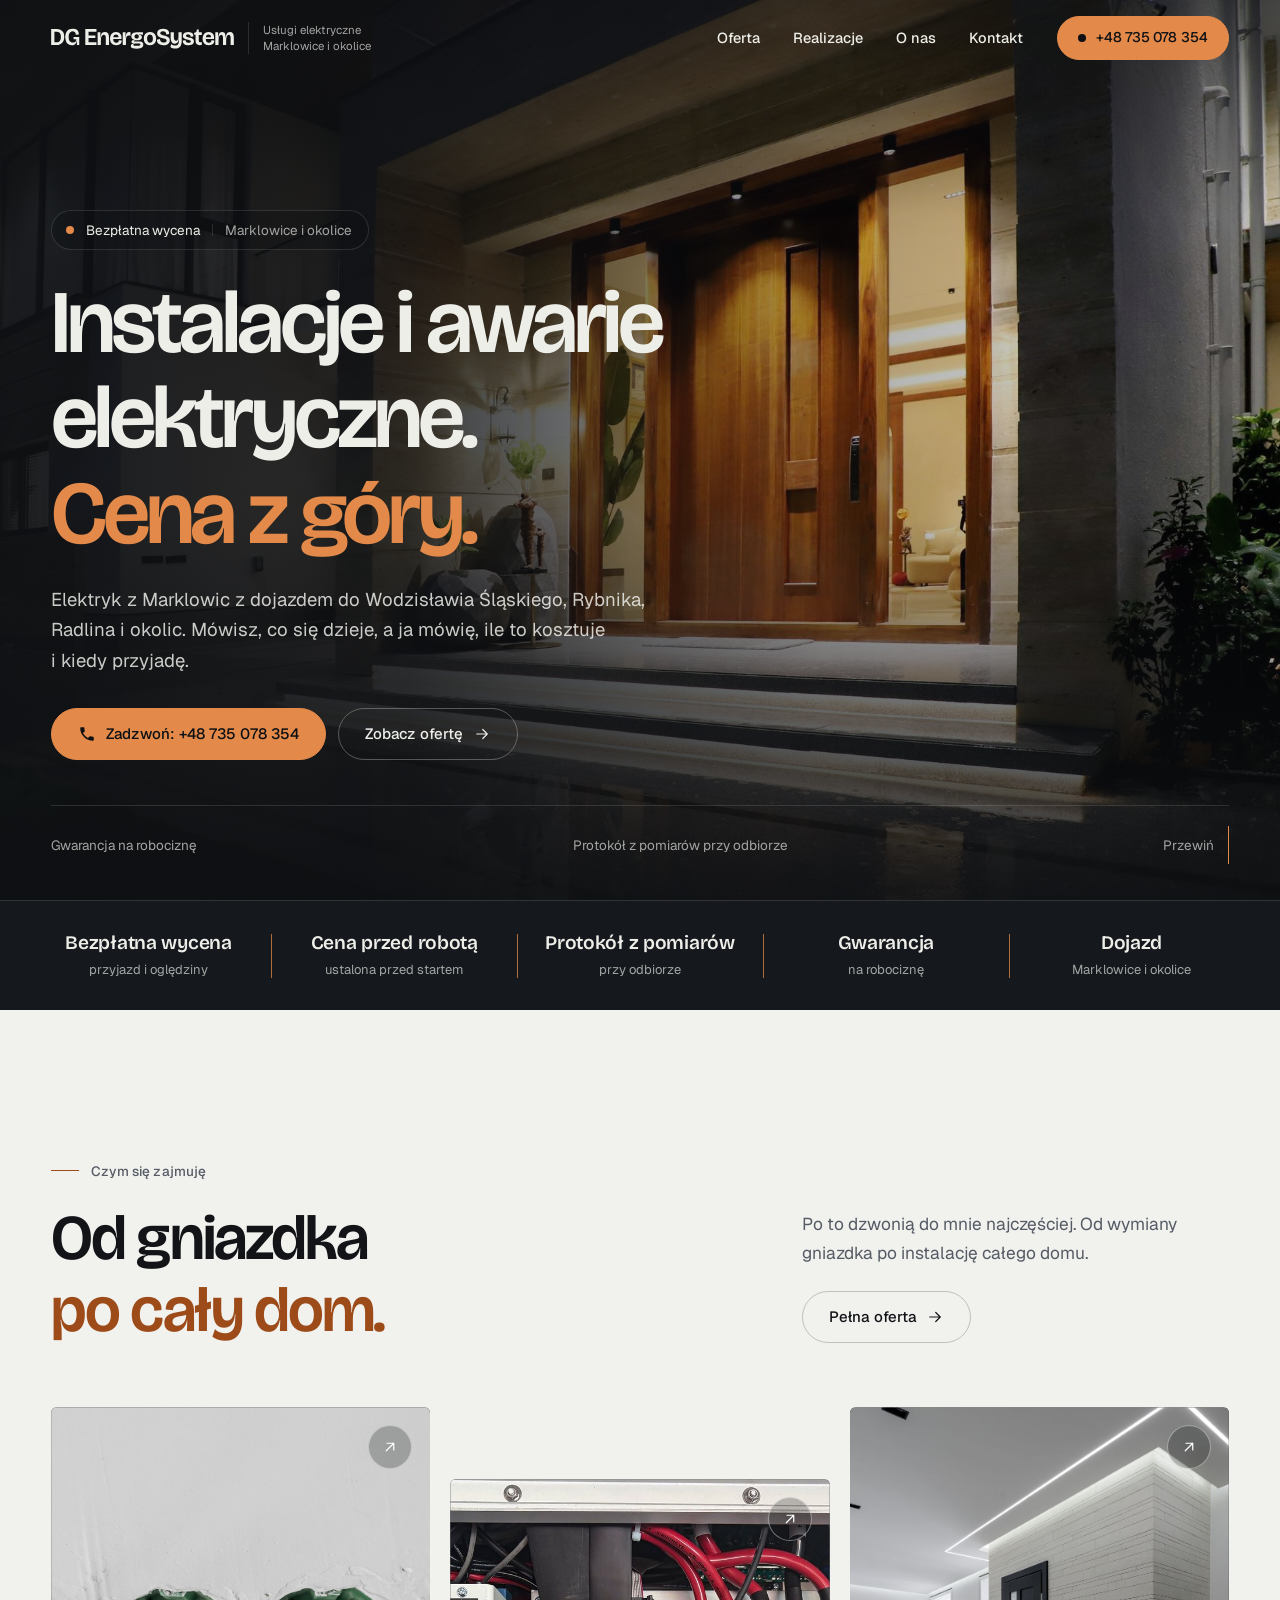
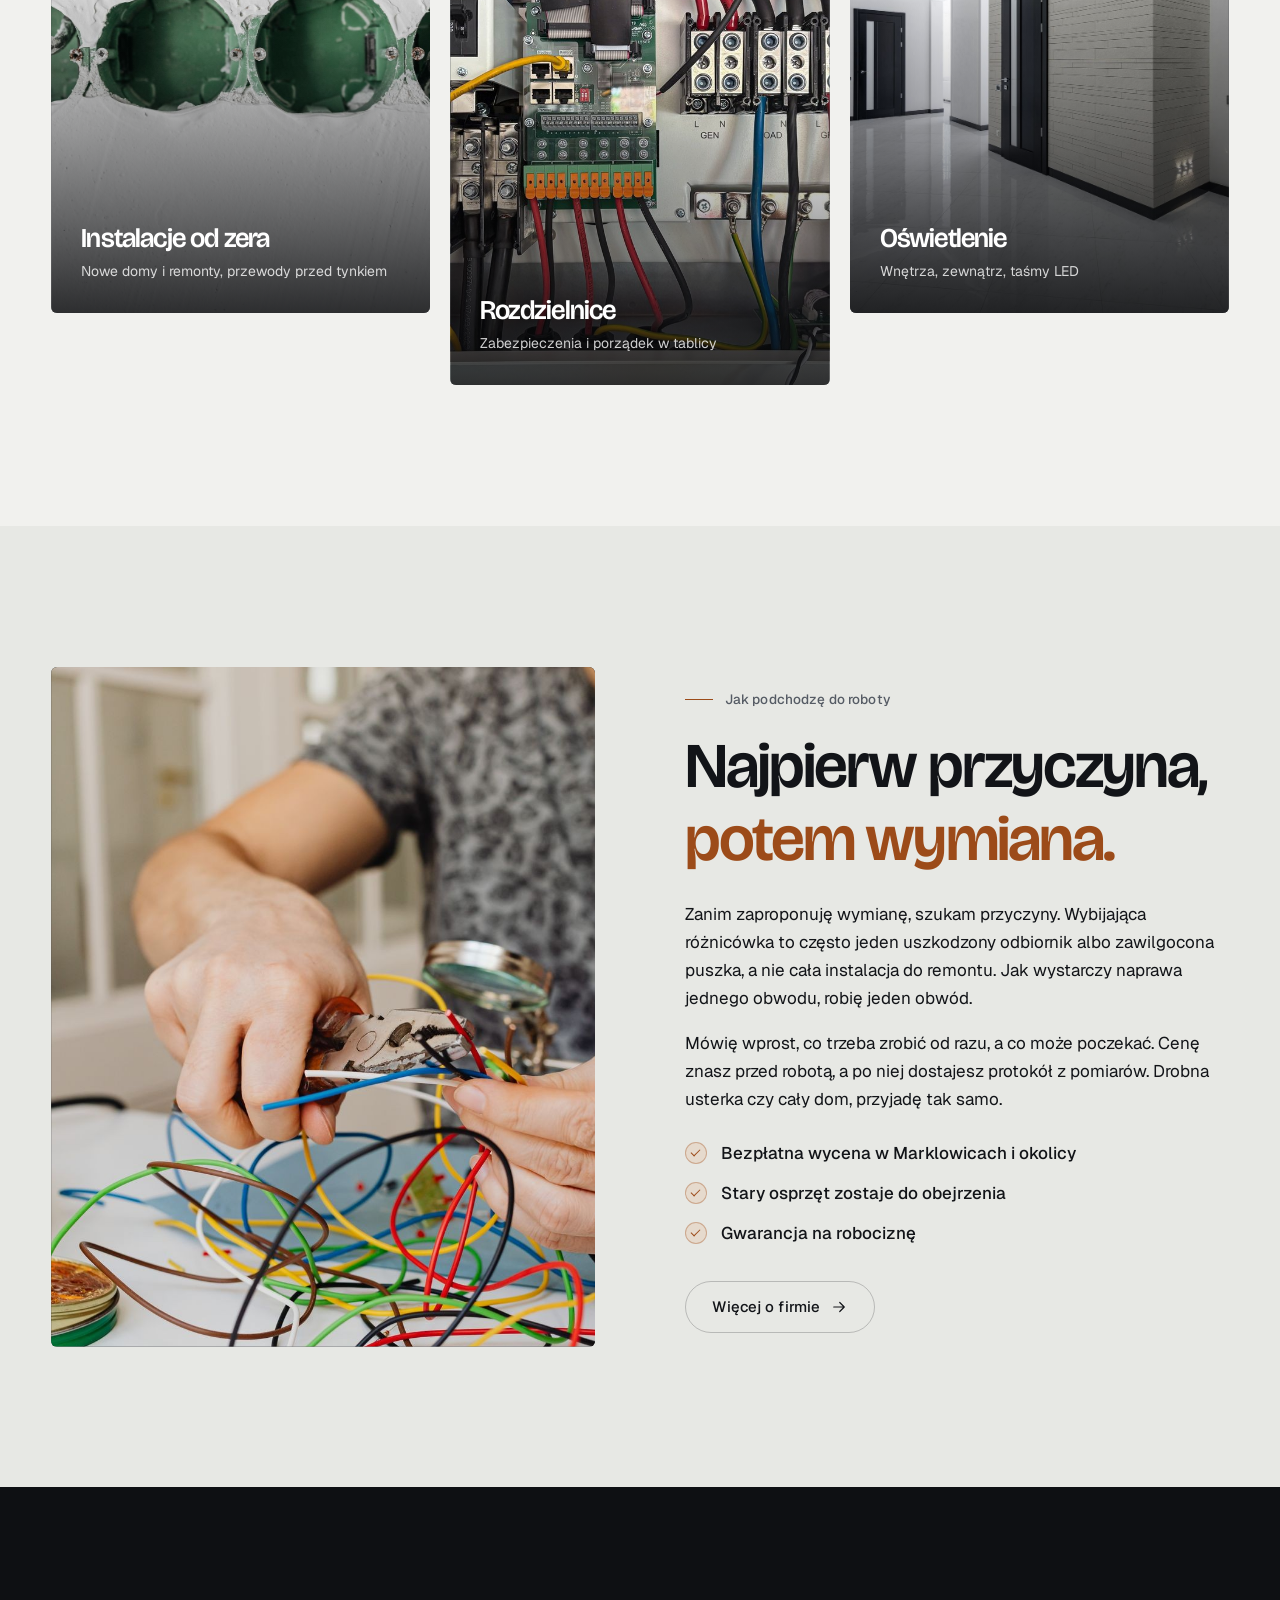
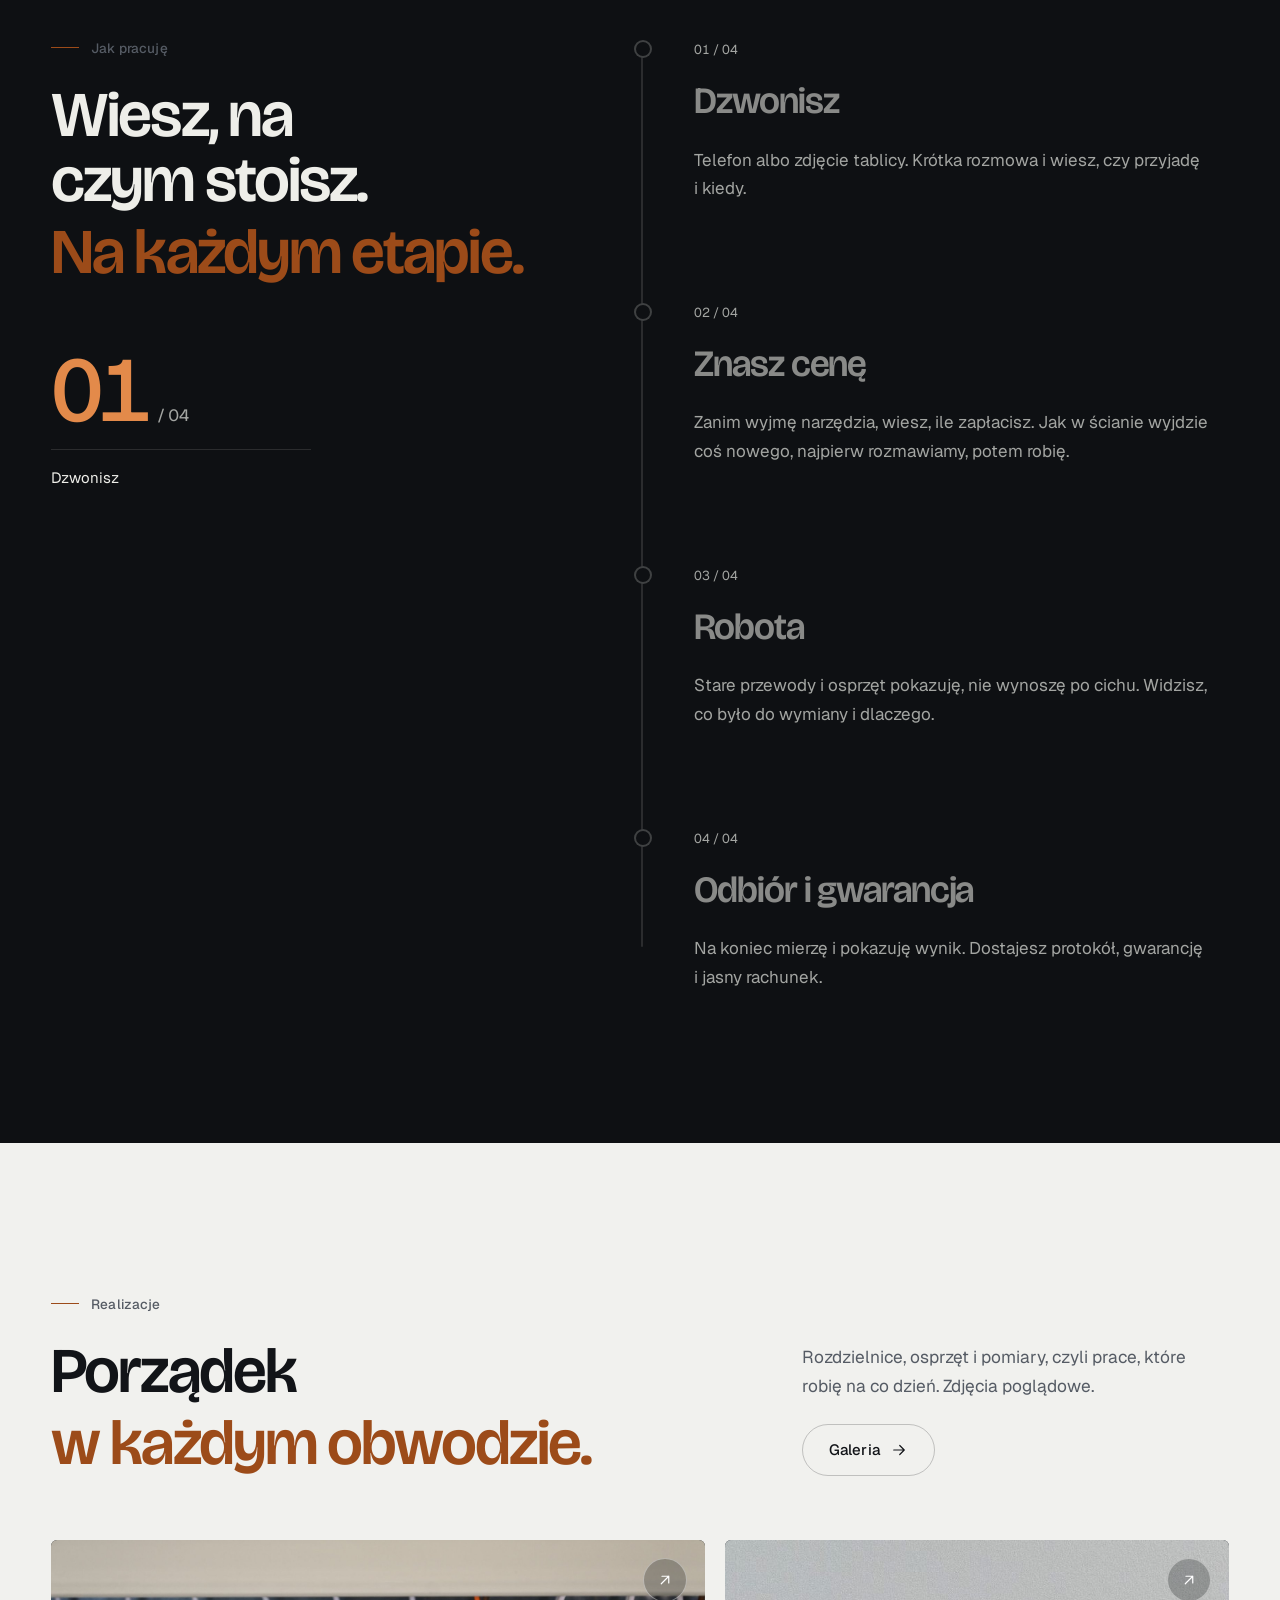
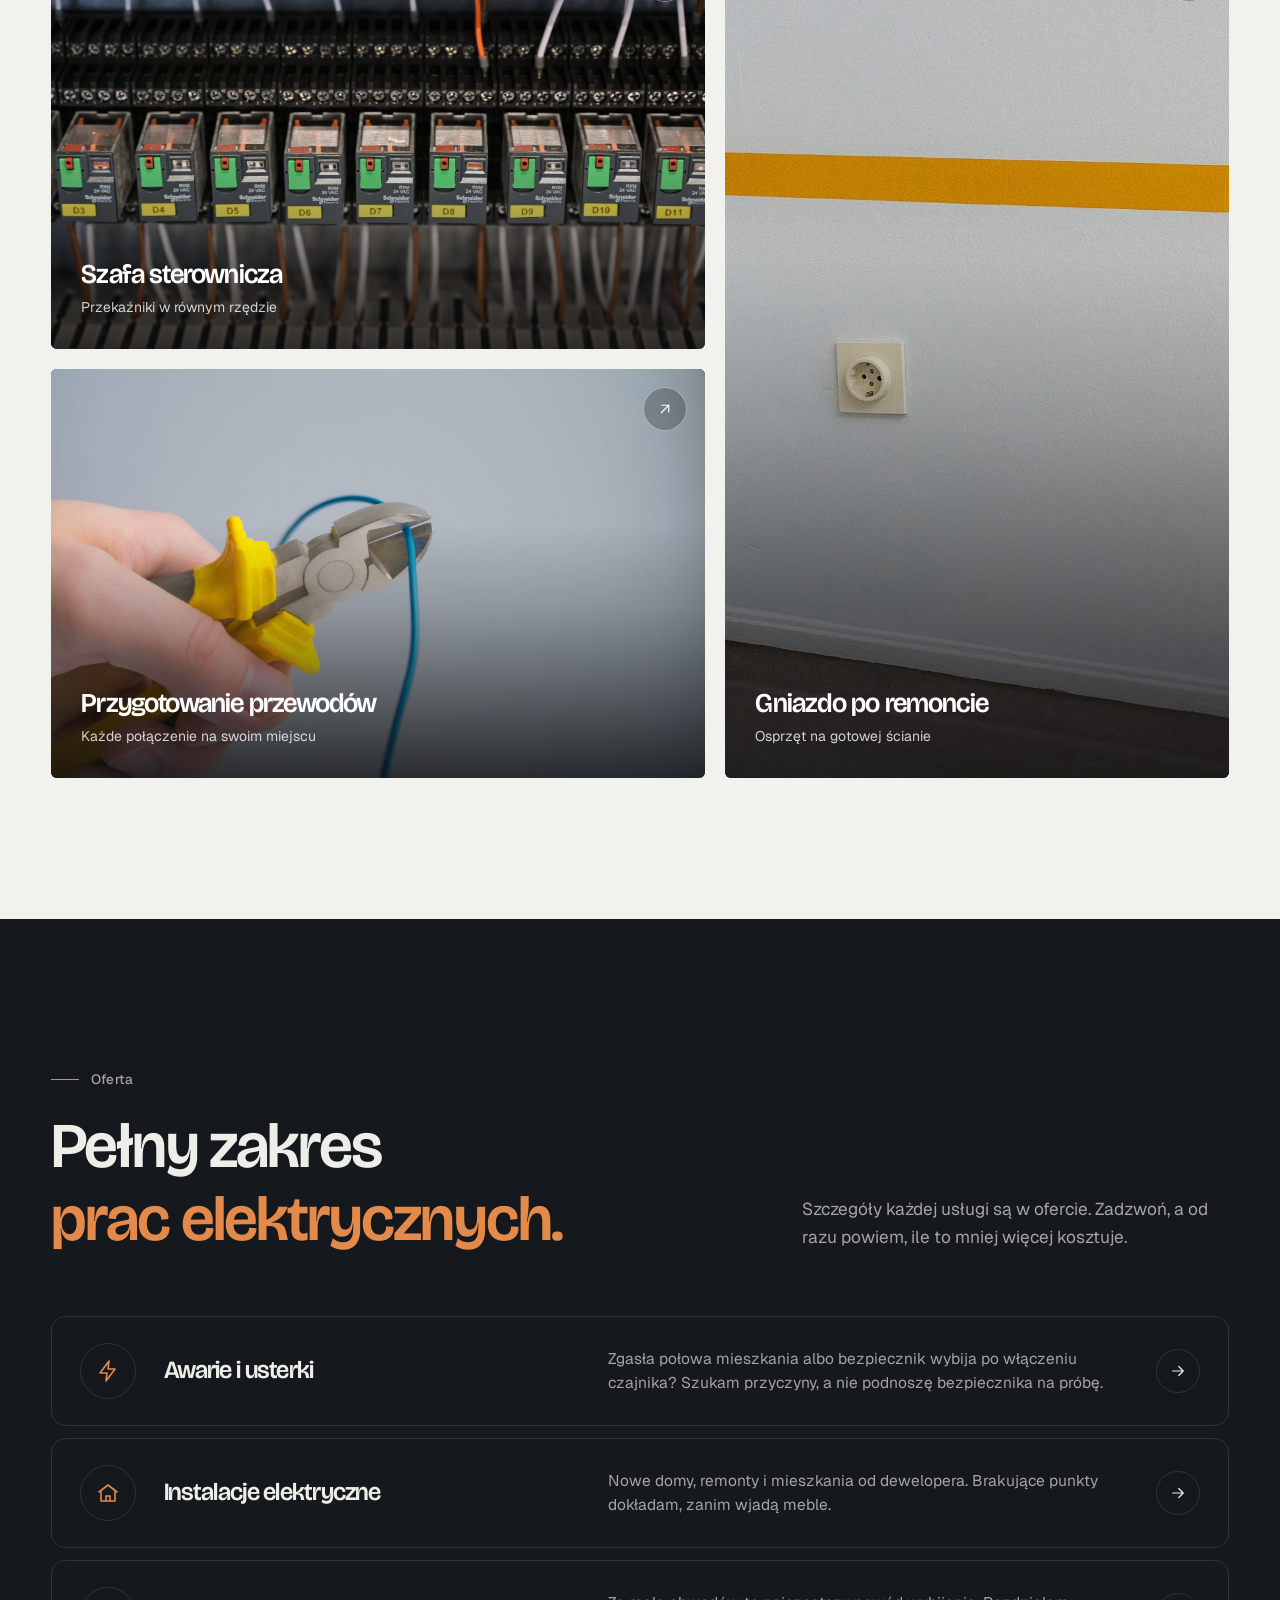
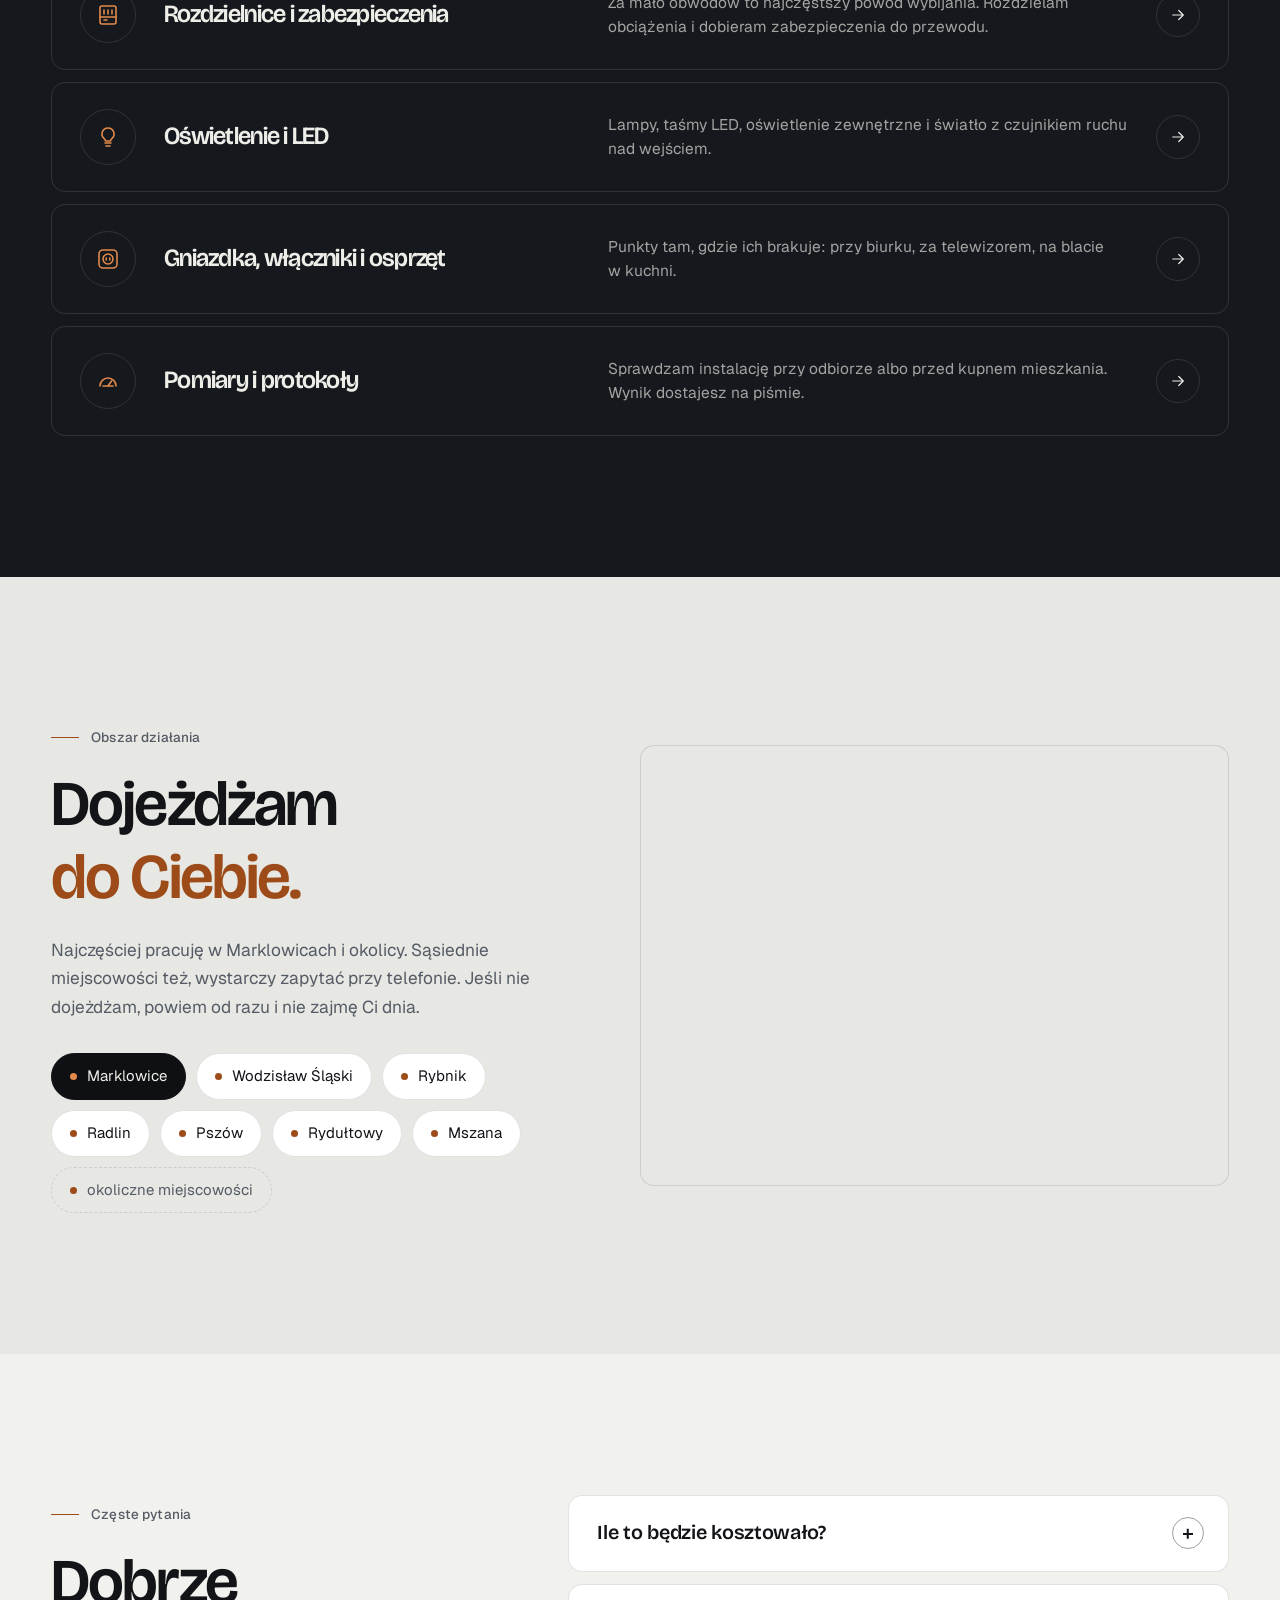
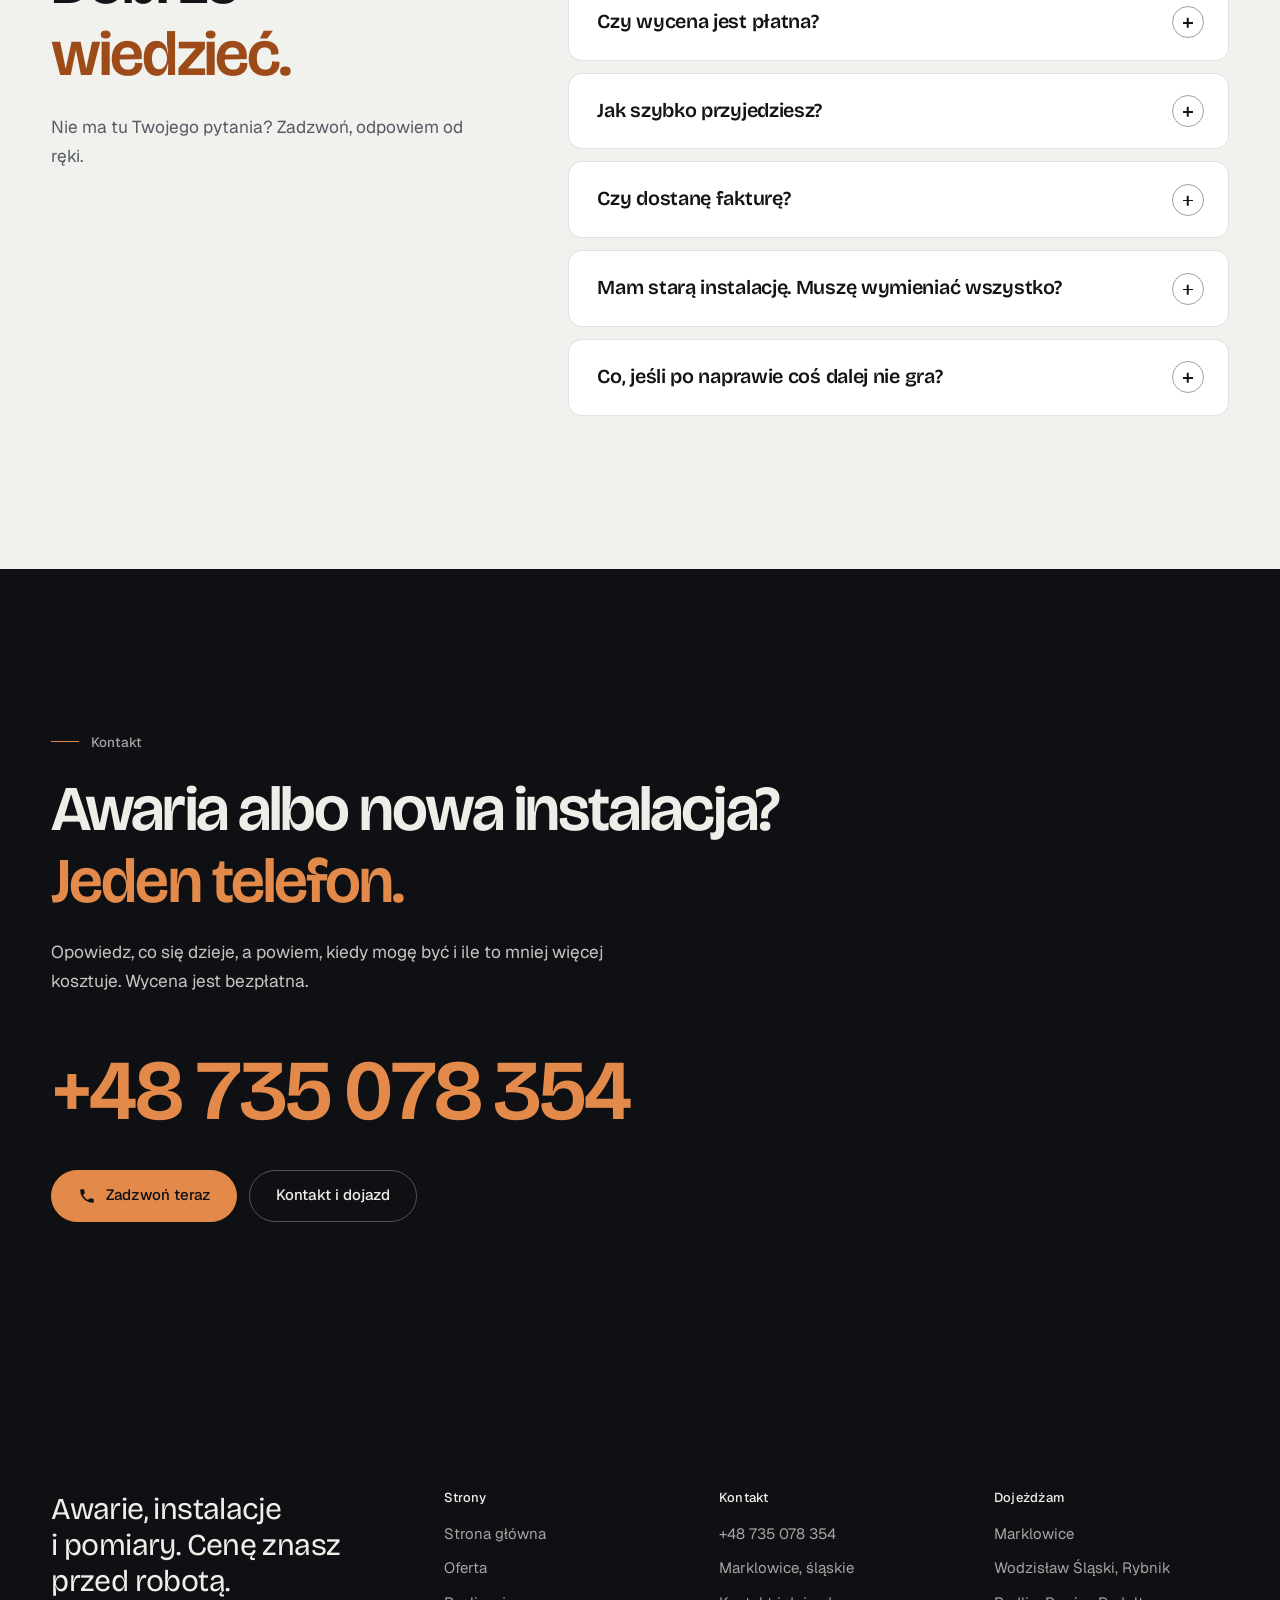
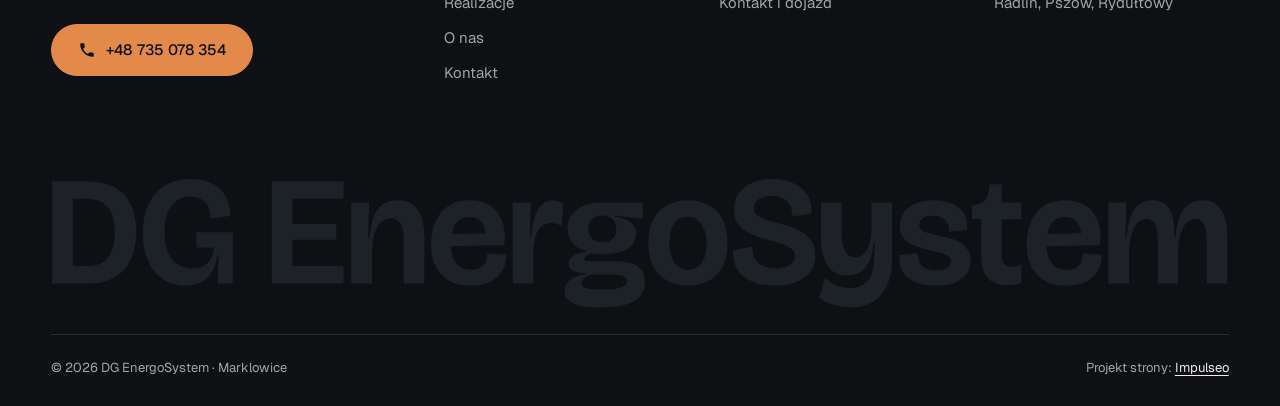
<file: index.html>
<!DOCTYPE html>
<html lang="pl">
<head>
<meta charset="UTF-8">
<meta name="viewport" content="width=device-width, initial-scale=1.0">
<title>DG EnergoSystem - elektryk Marklowice | awarie, instalacje, pomiary</title>
<meta name="description" content="Elektryk z Marklowic z dojazdem do Wodzisławia Śląskiego, Rybnika, Radlina i okolic. Awarie, instalacje, rozdzielnice, oświetlenie LED, pomiary z protokołem. Zadzwoń: +48 735 078 354.">
<link rel="canonical" href="https://impulseo-pl.github.io/dg-energosystem/">
<meta name="robots" content="noindex, nofollow">
<meta name="theme-color" content="#0E1013">
<meta property="og:type" content="website">
<meta property="og:locale" content="pl_PL">
<meta property="og:site_name" content="DG EnergoSystem">
<meta property="og:title" content="DG EnergoSystem - elektryk Marklowice | awarie, instalacje, pomiary">
<meta property="og:description" content="Elektryk z Marklowic z dojazdem do Wodzisławia Śląskiego, Rybnika, Radlina i okolic. Awarie, instalacje, rozdzielnice, oświetlenie LED, pomiary z protokołem. Zadzwoń: +48 735 078 354.">
<meta property="og:url" content="https://impulseo-pl.github.io/dg-energosystem/">
<meta property="og:image" content="https://impulseo-pl.github.io/dg-energosystem/img/og.jpg">
<meta property="og:image:width" content="1200">
<meta property="og:image:height" content="630">
<meta name="twitter:card" content="summary_large_image">
<script type="application/ld+json">{"@context": "https://schema.org", "@type": "Electrician", "name": "DG EnergoSystem", "url": "https://impulseo-pl.github.io/dg-energosystem/", "telephone": "+48735078354", "image": "https://impulseo-pl.github.io/dg-energosystem/img/og.jpg", "address": {"@type": "PostalAddress", "addressLocality": "Marklowice", "addressRegion": "śląskie", "addressCountry": "PL"}, "areaServed": ["Marklowice", "Wodzisław Śląski", "Rybnik", "Radlin", "Pszów", "Rydułtowy", "Mszana"]}</script>
<script>(function(){var d=document.documentElement;d.classList.add('js');try{if(!window.matchMedia('(prefers-reduced-motion: reduce)').matches)d.classList.add('anim');}catch(e){}setTimeout(function(){if(!d.classList.contains('anim-ok'))d.classList.remove('anim');},3500);})();</script>
<script>(function(){try{var d=document.documentElement,q=/[?&]intro/.test(location.search);if(!q&&window.matchMedia&&matchMedia('(prefers-reduced-motion: reduce)').matches)return;if(!q&&sessionStorage.getItem('dg_intro'))return;sessionStorage.setItem('dg_intro','1');d.classList.add('intro-on');setTimeout(function(){d.classList.remove('intro-on','intro-gra','intro-out');d.classList.add('hero-go')},4600);}catch(e){}})();</script>
<link rel="preload" as="image" href="img/hero.jpg" fetchpriority="high">
<link rel="preconnect" href="https://fonts.googleapis.com">
<link rel="preconnect" href="https://fonts.gstatic.com" crossorigin>
<link href="https://fonts.googleapis.com/css2?family=Bricolage+Grotesque:opsz,wght@12..96,400..700&family=Geist:wght@400..600&display=swap" rel="stylesheet">
<link rel="stylesheet" href="assets/styles.css?v=20261022a">
<script src="assets/lenis.min.js?v=1.1.20" defer></script>
<script src="assets/main.js?v=20261022a" defer></script>
</head>
<body>
<a class="skip" href="#tresc">Przejdź do treści</a>
<header class="site-head">
<div class="intro" aria-hidden="true"><span class="intro-line"><i></i></span><span class="intro-meta">usługi elektryczne · Marklowice i okolice</span></div><div class="head-in">
  <a class="brand" href="index.html" aria-label="DG EnergoSystem - strona główna">
    <span class="znak"><svg class="wm" viewBox="38 -700 7596 870" role="img" aria-label="DG EnergoSystem"><path pathLength="1" style="--i:0.0" d="M108.1334228515625 0.0V-113.1336669921875H285.26666259765625Q333.1331787109375 -113.1336669921875 369.8997802734375 -134.73358154296875Q406.6663818359375 -156.33349609375 427.5997009277344 -203.43341064453125Q448.53302001953125 -250.5333251953125 448.53302001953125 -328.0Q448.53302001953125 -383.73333740234375 437.3996887207031 -424.93328857421875Q426.266357421875 -466.13323974609375 403.7663879394531 -493.16650390625Q381.26641845703125 -520.1997680664062 346.6998291015625 -533.5330505371094Q312.13323974609375 -546.8663330078125 264.53338623046875 -546.8663330078125H108.1334228515625V-660.0H259.4000244140625Q373.7333984375 -660.0 446.2667541503906 -621.0Q518.8001098632812 -582.0 553.1334533691406 -509.5Q587.466796875 -437.0 587.466796875 -336.26666259765625Q587.466796875 -258.26666259765625 570.2334594726562 -201.26666259765625Q553.0001220703125 -144.26666259765625 522.6667785644531 -105.26666259765625Q492.33343505859375 -66.26666259765625 454.1334228515625 -43.26666259765625Q415.93341064453125 -20.26666259765625 373.2667236328125 -10.133331298828125Q330.60003662109375 0.0 288.933349609375 0.0ZM44.7999267578125 0.0V-660.0H178.80035400390625V0.0Z"/><path pathLength="1" style="--i:0.31" d="M905.0665893554688 13.73333740234375Q821.7332153320312 13.73333740234375 759.8332214355469 -27.66668701171875Q697.9332275390625 -69.06671142578125 663.9665832519531 -145.300048828125Q629.9999389648438 -221.53338623046875 629.9999389648438 -325.0Q629.9999389648438 -400.86663818359375 649.0332641601562 -464.4999694824219Q668.0665893554688 -528.13330078125 706.6665954589844 -575.0999755859375Q745.2666015625 -622.066650390625 803.3999633789062 -647.8999938964844Q861.5333251953125 -673.7333374023438 940.0000610351562 -673.7333374023438Q1003.0668334960938 -673.7333374023438 1050.9002075195312 -656.5999755859375Q1098.7335815429688 -639.4666137695312 1131.1335754394531 -607.8665771484375Q1163.5335693359375 -576.2665405273438 1178.8002014160156 -532.6998596191406Q1194.0668334960938 -489.1331787109375 1192.0001220703125 -435.9998779296875L1065.5330810546875 -419.86651611328125Q1066.1997680664062 -467.53314208984375 1050.3998107910156 -498.5664367675781Q1034.599853515625 -529.5997314453125 1005.2332458496094 -545.19970703125Q975.8666381835938 -560.7996826171875 935.0667114257812 -560.7996826171875Q887.533447265625 -560.7996826171875 850.2001953125 -535.5330505371094Q812.866943359375 -510.26641845703125 791.5003356933594 -459.3331604003906Q770.1337280273438 -408.39990234375 770.1337280273438 -330.86669921875Q770.1337280273438 -272.66680908203125 782.6670227050781 -228.56686401367188Q795.2003173828125 -184.4669189453125 818.6669311523438 -155.366943359375Q842.133544921875 -126.2669677734375 875.1001586914062 -111.63363647460938Q908.0667724609375 -97.00030517578125 947.9334106445312 -97.00030517578125Q992.5999755859375 -97.00030517578125 1023.333251953125 -113.70025634765625Q1054.0665283203125 -130.40020751953125 1070.8331604003906 -160.83343505859375Q1087.5997924804688 -191.26666259765625 1089.1997680664062 -232.93316650390625H975.5999145507812V-331.46673583984375H1210.0001220703125V-215.199951171875L1210.533447265625 0.0H1113.6665649414062L1118.4664916992188 -182.2666015625H1109.4664916992188Q1102.8665161132812 -118.93328857421875 1077.033203125 -75.13330078125Q1051.1998901367188 -31.33331298828125 1007.89990234375 -8.79998779296875Q964.5999145507812 13.73333740234375 905.0665893554688 13.73333740234375Z"/><path pathLength="1" style="--i:0.62" d="M1461.7999267578125 0.0V-660.0H1595.8003540039062V0.0ZM1554.2670288085938 0.0V-113.1336669921875H1924.4667358398438V0.0ZM1554.2670288085938 -281.599853515625V-384.466796875H1878.2000732421875V-281.599853515625ZM1554.2670288085938 -546.8663330078125V-660.0H1924.4667358398438V-546.8663330078125Z"/><path pathLength="1" style="--i:0.92" d="M1974.2666015625 0.0V-277.40032958984375L1973.7332763671875 -523.2000732421875H2089.6669311523438L2083.8003540039062 -296.4669189453125H2092.3336791992188Q2098.3336791992188 -378.2001953125 2119.2669982910156 -431.3668212890625Q2140.2003173828125 -484.533447265625 2178.4002990722656 -510.86676025390625Q2216.6002807617188 -537.2000732421875 2273.866943359375 -537.2000732421875Q2360.6669311523438 -537.2000732421875 2403.500274658203 -477.80010986328125Q2446.3336181640625 -418.400146484375 2446.3336181640625 -298.20025634765625V0.0H2312.599853515625V-284.400146484375Q2312.599853515625 -353.333251953125 2292.766571044922 -386.5998229980469Q2272.9332885742188 -419.86639404296875 2228.666748046875 -419.86639404296875Q2191.4668579101562 -419.86639404296875 2164.3335876464844 -394.1997985839844Q2137.2003173828125 -368.533203125 2122.600341796875 -313.6666564941406Q2108.0003662109375 -258.80010986328125 2108.0003662109375 -169.93359375V0.0Z"/><path pathLength="1" style="--i:1.23" d="M2746.800048828125 13.73333740234375Q2677.3999633789062 13.73333740234375 2628.633270263672 -6.833343505859375Q2579.8665771484375 -27.4000244140625 2548.8665771484375 -63.966705322265625Q2517.8665771484375 -100.53338623046875 2503.4332580566406 -148.800048828125Q2488.9999389648438 -197.06671142578125 2488.9999389648438 -252.73333740234375Q2488.9999389648438 -309.73333740234375 2503.633270263672 -361.0666809082031Q2518.2666015625 -412.4000244140625 2548.4999389648438 -451.9667053222656Q2578.7332763671875 -491.53338623046875 2625.766632080078 -514.3667297363281Q2672.7999877929688 -537.2000732421875 2737.6000366210938 -537.2000732421875Q2800.2667846679688 -537.2000732421875 2846.2334899902344 -515.5667114257812Q2892.2001953125 -493.933349609375 2920.8002014160156 -454.7333068847656Q2949.4002075195312 -415.53326416015625 2959.5001831054688 -362.66656494140625Q2969.6001586914062 -309.79986572265625 2961.0001220703125 -246.86651611328125L2572.133544921875 -240.599853515625V-318.20001220703125L2859.93310546875 -323.4666748046875L2839.4664306640625 -278.59991455078125Q2843.866455078125 -325.9332275390625 2833.9664916992188 -359.5665283203125Q2824.0665283203125 -393.1998291015625 2800.466583251953 -411.2998046875Q2776.8666381835938 -429.3997802734375 2737.6000366210938 -429.3997802734375Q2695.8001098632812 -429.3997802734375 2669.266845703125 -408.1331481933594Q2642.7335815429688 -386.86651611328125 2630.666961669922 -348.4999084472656Q2618.600341796875 -310.13330078125 2618.600341796875 -258.86669921875Q2618.600341796875 -172.80010986328125 2651.3335876464844 -130.60018920898438Q2684.0668334960938 -88.4002685546875 2748.6000366210938 -88.4002685546875Q2778.7332763671875 -88.4002685546875 2798.7332153320312 -96.93356323242188Q2818.733154296875 -105.46685791015625 2830.733123779297 -120.30014038085938Q2842.7330932617188 -135.1334228515625 2847.3997497558594 -154.03338623046875Q2852.06640625 -172.933349609375 2850.7997436523438 -193.4000244140625L2974.0001220703125 -185.933349609375Q2975.9334716796875 -149.2000732421875 2964.5668334960938 -113.80007934570312Q2953.2001953125 -78.40008544921875 2926.266876220703 -49.7333984375Q2899.3335571289062 -21.06671142578125 2854.9668579101562 -3.66668701171875Q2810.6001586914062 13.73333740234375 2746.800048828125 13.73333740234375Z"/><path pathLength="1" style="--i:1.54" d="M3016.2666015625 0.0V-270.20025634765625L3015.7332763671875 -523.2000732421875H3133.6002807617188L3127.7337036132812 -301.20025634765625H3136.2670288085938Q3142.2670288085938 -386.5335693359375 3160.4336853027344 -437.8335266113281Q3178.600341796875 -489.13348388671875 3206.9669799804688 -512.033447265625Q3235.3336181640625 -534.9334106445312 3271.2669067382812 -534.9334106445312Q3287.93359375 -534.9334106445312 3305.9669494628906 -530.6000671386719Q3324.0003051757812 -526.2667236328125 3341.6669921875 -516.86669921875L3334.4669799804688 -370.19952392578125Q3314.866943359375 -381.06622314453125 3296.000244140625 -386.0995788574219Q3277.133544921875 -391.1329345703125 3260.266845703125 -391.1329345703125Q3225.06689453125 -391.1329345703125 3200.2669372558594 -368.3330078125Q3175.4669799804688 -345.5330810546875 3162.3670043945312 -301.466552734375Q3149.2670288085938 -257.4000244140625 3149.2670288085938 -194.33355712890625V0.0Z"/><path pathLength="1" style="--i:1.85" d="M3582.8666381835938 155.3333740234375Q3494.3999633789062 155.3333740234375 3443.4666137695312 141.46670532226562Q3392.5332641601562 127.60003662109375 3371.199920654297 103.50003051757812Q3349.8665771484375 79.4000244140625 3349.8665771484375 48.20001220703125Q3349.8665771484375 5.0 3384.7332458496094 -22.166656494140625Q3419.5999145507812 -49.33331298828125 3488.7332153320312 -60.6666259765625V-67.2666015625Q3435.0665893554688 -67.2666015625 3406.466583251953 -82.89996337890625Q3377.8665771484375 -98.5333251953125 3377.8665771484375 -128.20001220703125Q3377.8665771484375 -155.86669921875 3404.3665771484375 -177.2667236328125Q3430.8665771484375 -198.666748046875 3492.7332153320312 -203.4666748046875V-211.5333251953125Q3434.4666137695312 -222.933349609375 3402.4666137695312 -260.3333435058594Q3370.4666137695312 -297.73333740234375 3370.4666137695312 -354.3333740234375Q3370.4666137695312 -405.2667236328125 3397.2332763671875 -443.00006103515625Q3423.9999389648438 -480.7333984375 3474.066619873047 -501.96673583984375Q3524.13330078125 -523.2000732421875 3593.6666870117188 -523.2000732421875H3854.800048828125V-416.7998046875L3677.2666625976562 -439.53314208984375V-430.733154296875Q3754.1334228515625 -419.1998291015625 3782.966766357422 -390.9665222167969Q3811.8001098632812 -362.73321533203125 3811.8001098632812 -323.59991455078125Q3811.8001098632812 -284.7332763671875 3788.7667846679688 -253.99996948242188Q3765.7334594726562 -223.26666259765625 3719.1334533691406 -205.83334350585938Q3672.533447265625 -188.4000244140625 3602.4000854492188 -188.4000244140625Q3582.0000610351562 -188.4000244140625 3562.433349609375 -190.13336181640625Q3542.8666381835938 -191.86669921875 3526.3333129882812 -195.86669921875Q3500.0001220703125 -185.93341064453125 3488.2334899902344 -176.16677856445312Q3476.4668579101562 -166.400146484375 3476.4668579101562 -157.8668212890625Q3476.4668579101562 -151.53350830078125 3482.6001586914062 -148.50018310546875Q3488.7334594726562 -145.46685791015625 3499.4334106445312 -144.46685791015625Q3510.1333618164062 -143.46685791015625 3523.066650390625 -143.46685791015625H3681.7333374023438Q3700.86669921875 -143.46685791015625 3731.8333740234375 -141.10018920898438Q3762.800048828125 -138.7335205078125 3794.300048828125 -126.766845703125Q3825.800048828125 -114.8001708984375 3847.0667114257812 -87.26681518554688Q3868.3333740234375 -59.73345947265625 3868.3333740234375 -9.1334228515625Q3868.3333740234375 47.13330078125 3837.233367919922 83.39999389648438Q3806.1333618164062 119.66668701171875 3743.066680908203 137.50003051757812Q3680.0 155.3333740234375 3582.8666381835938 155.3333740234375ZM3579.933349609375 37.59967041015625Q3651.199951171875 37.59967041015625 3687.9998779296875 31.633026123046875Q3724.7998046875 25.6663818359375 3738.133087158203 14.4664306640625Q3751.4663696289062 3.2664794921875 3751.4663696289062 -11.80010986328125Q3751.4663696289062 -29.00006103515625 3741.999725341797 -38.60003662109375Q3732.5330810546875 -48.20001220703125 3717.866455078125 -52.366668701171875Q3703.1998291015625 -56.5333251953125 3687.833221435547 -57.29998779296875Q3672.4666137695312 -58.066650390625 3660.4000244140625 -58.066650390625H3527.7999877929688Q3488.3334350585938 -43.86669921875 3473.5001525878906 -31.7000732421875Q3458.6668701171875 -19.533447265625 3458.6668701171875 -2.7335205078125Q3458.6668701171875 15.26641845703125 3474.0335083007812 23.766387939453125Q3489.400146484375 32.266357421875 3516.7001037597656 34.933013916015625Q3544.0000610351562 37.59967041015625 3579.933349609375 37.59967041015625ZM3596.4000244140625 -265.7335205078125Q3637.1998901367188 -265.7335205078125 3660.6997985839844 -288.5334777832031Q3684.19970703125 -311.33343505859375 3684.19970703125 -350.60003662109375Q3684.19970703125 -390.13330078125 3659.7998046875 -414.56658935546875Q3635.39990234375 -438.9998779296875 3594.6000366210938 -438.9998779296875Q3553.4668579101562 -438.9998779296875 3528.7002868652344 -414.2999267578125Q3503.9337158203125 -389.5999755859375 3503.9337158203125 -351.4000244140625Q3503.9337158203125 -325.7333984375 3515.2669982910156 -306.33343505859375Q3526.6002807617188 -286.9334716796875 3547.4335327148438 -276.33349609375Q3568.2667846679688 -265.7335205078125 3596.4000244140625 -265.7335205078125Z"/><path pathLength="1" style="--i:2.15" d="M4146.4666748046875 13.73333740234375Q4072.5999755859375 13.73333740234375 4014.6666259765625 -16.633331298828125Q3956.7332763671875 -47.0 3923.8666076660156 -108.10000610351562Q3890.9999389648438 -169.20001220703125 3890.9999389648438 -261.13336181640625Q3890.9999389648438 -355.46673583984375 3924.833282470703 -416.43341064453125Q3958.6666259765625 -477.40008544921875 4016.566650390625 -507.3000793457031Q4074.4666748046875 -537.2000732421875 4147.066711425781 -537.2000732421875Q4222.1334228515625 -537.2000732421875 4279.5667724609375 -506.5667419433594Q4337.0001220703125 -475.93341064453125 4369.5001220703125 -414.7000732421875Q4402.0001220703125 -353.46673583984375 4402.0001220703125 -260.800048828125Q4402.0001220703125 -166.20001220703125 4368.433441162109 -105.36666870117188Q4334.866760253906 -44.5333251953125 4276.966735839844 -15.399993896484375Q4219.066711425781 13.73333740234375 4146.4666748046875 13.73333740234375ZM4149.133361816406 -87.93359375Q4186.533264160156 -87.93359375 4212.599853515625 -107.30023193359375Q4238.666442871094 -126.6668701171875 4252.5997314453125 -164.00015258789062Q4266.533020019531 -201.33343505859375 4266.533020019531 -253.66668701171875Q4266.533020019531 -309.6666259765625 4251.733062744141 -348.7665710449219Q4236.93310546875 -387.86651611328125 4209.499847412109 -409.1331481933594Q4182.066589355469 -430.3997802734375 4143.666687011719 -430.3997802734375Q4107.0001220703125 -430.3997802734375 4080.8002014160156 -410.49981689453125Q4054.6002807617188 -390.599853515625 4040.533660888672 -352.8665771484375Q4026.467041015625 -315.13330078125 4026.467041015625 -262.60003662109375Q4026.467041015625 -180.466796875 4058.9669494628906 -134.2001953125Q4091.4668579101562 -87.93359375 4149.133361816406 -87.93359375Z"/><path pathLength="1" style="--i:2.46" d="M4705.533386230469 13.73333740234375Q4639.266662597656 13.73333740234375 4588.0999755859375 -1.600006103515625Q4536.933288574219 -16.933349609375 4502.199951171875 -46.13336181640625Q4467.466613769531 -75.3333740234375 4450.833282470703 -117.56671142578125Q4434.199951171875 -159.800048828125 4436.7332763671875 -213.13336181640625L4561.933654785156 -239.466796875Q4561.53369140625 -187.6002197265625 4581.433654785156 -156.56692504882812Q4601.3336181640625 -125.53363037109375 4635.733551025391 -111.50030517578125Q4670.133483886719 -97.46697998046875 4711.1334228515625 -97.46697998046875Q4748.866638183594 -97.46697998046875 4776.9332275390625 -107.10028076171875Q4804.999816894531 -116.73358154296875 4820.8997802734375 -134.36685180664062Q4836.799743652344 -152.0001220703125 4836.799743652344 -176.13336181640625Q4836.799743652344 -206.2666015625 4815.999786376953 -224.29989624023438Q4795.1998291015625 -242.33319091796875 4760.366546630859 -253.99984741210938Q4725.533264160156 -265.66650390625 4683.6666259765625 -276.1331787109375Q4640.6666259765625 -287.33319091796875 4598.299957275391 -301.1665344238281Q4555.933288574219 -314.9998779296875 4521.066619873047 -336.3332214355469Q4486.199951171875 -357.66656494140625 4464.966613769531 -391.8665771484375Q4443.7332763671875 -426.06658935546875 4443.7332763671875 -476.99993896484375Q4443.7332763671875 -538.066650390625 4474.766632080078 -582.1333312988281Q4505.799987792969 -626.2000122070312 4561.700012207031 -649.9666748046875Q4617.600036621094 -673.7333374023438 4691.3333740234375 -673.7333374023438Q4766.933410644531 -673.7333374023438 4825.400115966797 -648.4333190917969Q4883.8668212890625 -623.13330078125 4915.666839599609 -573.8666076660156Q4947.466857910156 -524.5999145507812 4941.533508300781 -452.19989013671875L4818.066467285156 -431.66650390625Q4820.133117675781 -464.06646728515625 4811.7998046875 -488.7997741699219Q4803.466491699219 -513.5330810546875 4786.299865722656 -530.5997314453125Q4769.133239746094 -547.6663818359375 4743.933288574219 -556.5663757324219Q4718.733337402344 -565.4663696289062 4686.3333740234375 -565.4663696289062Q4650.266784667969 -565.4663696289062 4625.2335205078125 -555.3330688476562Q4600.200256347656 -545.1997680664062 4586.900299072266 -527.3331604003906Q4573.600341796875 -509.466552734375 4573.600341796875 -485.86663818359375Q4573.600341796875 -457.93341064453125 4592.933624267578 -440.8667907714844Q4612.266906738281 -423.8001708984375 4646.133514404297 -412.766845703125Q4680.0001220703125 -401.7335205078125 4722.60009765625 -391.00018310546875Q4765.866760253906 -379.8001708984375 4808.833435058594 -365.9668273925781Q4851.800109863281 -352.13348388671875 4888.133453369141 -329.70013427734375Q4924.466796875 -307.26678466796875 4946.300140380859 -271.60009765625Q4968.133483886719 -235.93341064453125 4968.133483886719 -181.3333740234375Q4968.133483886719 -117.4666748046875 4934.966796875 -74.0Q4901.800109863281 -30.5333251953125 4842.766754150391 -8.399993896484375Q4783.7333984375 13.73333740234375 4705.533386230469 13.73333740234375Z"/><path pathLength="1" style="--i:2.77" d="M5194.933349609375 153.60003662109375Q5161.7333984375 153.60003662109375 5125.333404541016 147.2667236328125Q5088.933410644531 140.93341064453125 5054.800048828125 127.26678466796875Q5020.666687011719 113.60015869140625 4992.866638183594 92.6002197265625L5032.533264160156 -35.2003173828125Q5065.333312988281 0.399658203125 5108.366668701172 14.9329833984375Q5151.4000244140625 29.46630859375 5189.5999755859375 29.46630859375Q5244.9998779296875 29.46630859375 5279.833190917969 6.366363525390625Q5314.66650390625 -16.73358154296875 5330.999847412109 -58.633514404296875Q5347.333190917969 -100.533447265625 5347.333190917969 -156.93341064453125L5351.3331298828125 -260.39990234375H5342.599792480469Q5338.466491699219 -186.6666259765625 5315.966522216797 -140.566650390625Q5293.466552734375 -94.4666748046875 5257.133239746094 -73.20001220703125Q5220.7999267578125 -51.933349609375 5174.2666015625 -51.933349609375Q5116.199951171875 -51.933349609375 5078.833282470703 -81.4666748046875Q5041.466613769531 -111.0 5022.999938964844 -168.20001220703125Q5004.533264160156 -225.4000244140625 5004.533264160156 -307.86676025390625V-523.2000732421875H5137.53369140625V-340.000244140625Q5137.53369140625 -251.80029296875 5158.600311279297 -210.53366088867188Q5179.666931152344 -169.26702880859375 5225.33349609375 -169.26702880859375Q5250.1334228515625 -169.26702880859375 5269.9000244140625 -181.50033569335938Q5289.6666259765625 -193.733642578125 5303.133239746094 -218.70025634765625Q5316.599853515625 -243.6668701171875 5323.599822998047 -281.23345947265625Q5330.599792480469 -318.800048828125 5330.599792480469 -368.46661376953125V-523.2000732421875H5463.6002197265625V-152.800048828125Q5463.6002197265625 -107.333251953125 5455.000183105469 -62.76654052734375Q5446.400146484375 -18.1998291015625 5427.333435058594 20.700164794921875Q5408.2667236328125 59.60015869140625 5377.300018310547 89.60012817382812Q5346.333312988281 119.60009765625 5301.233306884766 136.60006713867188Q5256.13330078125 153.60003662109375 5194.933349609375 153.60003662109375Z"/><path pathLength="1" style="--i:3.08" d="M5743.866760253906 13.73333740234375Q5692.466735839844 13.73333740234375 5648.433380126953 3.23333740234375Q5604.4000244140625 -7.26666259765625 5572.233337402344 -30.26666259765625Q5540.066650390625 -53.26666259765625 5523.366638183594 -91.5Q5506.6666259765625 -129.73333740234375 5509.933288574219 -184.20001220703125L5628.000305175781 -194.86669921875Q5628.1336669921875 -155.466796875 5642.733642578125 -131.03350830078125Q5657.3336181640625 -106.6002197265625 5684.200225830078 -95.66690063476562Q5711.066833496094 -84.73358154296875 5748.0667724609375 -84.73358154296875Q5790.2666015625 -84.73358154296875 5816.766540527344 -98.96685791015625Q5843.2664794921875 -113.20013427734375 5843.2664794921875 -142.2000732421875Q5843.2664794921875 -161.33331298828125 5831.399871826172 -172.63327026367188Q5819.533264160156 -183.9332275390625 5794.0333251953125 -191.966552734375Q5768.533386230469 -199.9998779296875 5727.533386230469 -209.19989013671875Q5680.799987792969 -220.333251953125 5641.399963378906 -231.99993896484375Q5601.999938964844 -243.6666259765625 5573.133270263672 -260.86663818359375Q5544.2666015625 -278.066650390625 5528.7332763671875 -304.4333190917969Q5513.199951171875 -330.79998779296875 5513.199951171875 -370.5999755859375Q5513.199951171875 -422.66668701171875 5540.966644287109 -459.8333740234375Q5568.733337402344 -497.00006103515625 5618.200042724609 -517.1000671386719Q5667.666748046875 -537.2000732421875 5733.0001220703125 -537.2000732421875Q5792.400146484375 -537.2000732421875 5843.400177001953 -518.2000732421875Q5894.400207519531 -499.2000732421875 5923.833557128906 -457.00006103515625Q5953.266906738281 -414.800048828125 5946.866882324219 -345.933349609375L5831.266540527344 -333.73333740234375Q5834.266540527344 -368.06658935546875 5821.133239746094 -391.0998840332031Q5807.999938964844 -414.1331787109375 5783.5333251953125 -425.6998291015625Q5759.066711425781 -437.2664794921875 5725.60009765625 -437.2664794921875Q5685.2001953125 -437.2664794921875 5662.033599853516 -421.5665283203125Q5638.867004394531 -405.8665771484375 5638.867004394531 -380.4666748046875Q5638.867004394531 -359.60009765625 5653.166961669922 -346.8334655761719Q5667.4669189453125 -334.06683349609375 5695.033538818359 -326.3001708984375Q5722.600158691406 -318.53350830078125 5762.133483886719 -310.06683349609375Q5796.666809082031 -303.33349609375 5833.133483886719 -293.2668151855469Q5869.600158691406 -283.20013427734375 5900.666839599609 -265.6334533691406Q5931.7335205078125 -248.0667724609375 5951.066864013672 -218.86676025390625Q5970.400207519531 -189.666748046875 5970.400207519531 -144.2000732421875Q5970.400207519531 -96.2667236328125 5943.800201416016 -60.60003662109375Q5917.2001953125 -24.933349609375 5866.8001708984375 -5.600006103515625Q5816.400146484375 13.73333740234375 5743.866760253906 13.73333740234375Z"/><path pathLength="1" style="--i:3.38" d="M6206.8001708984375 10.933349609375Q6123.133361816406 10.933349609375 6081.0999755859375 -33.233367919921875Q6039.066589355469 -77.40008544921875 6039.066589355469 -167.80023193359375V-416.93310546875H5978.399963378906V-505.33331298828125H5990.733154296875Q6041.5333251953125 -511.20001220703125 6063.133392333984 -538.3001098632812Q6084.733459472656 -565.4002075195312 6089.400146484375 -619.8004150390625L6091.266784667969 -640.2001342773438H6171.333679199219V-523.2000732421875H6298.4669189453125V-413.999755859375H6171.333679199219V-178.80029296875Q6171.333679199219 -140.2669677734375 6189.700347900391 -123.2003173828125Q6208.0670166015625 -106.1336669921875 6236.933654785156 -106.1336669921875Q6252.2669677734375 -106.1336669921875 6268.733612060547 -110.6669921875Q6285.200256347656 -115.2003173828125 6298.4669189453125 -123.80029296875V-3.86663818359375Q6271.2001953125 4.60003662109375 6248.666839599609 7.766693115234375Q6226.133483886719 10.933349609375 6206.8001708984375 10.933349609375Z"/><path pathLength="1" style="--i:3.69" d="M6588.800048828125 13.73333740234375Q6519.399963378906 13.73333740234375 6470.633270263672 -6.833343505859375Q6421.8665771484375 -27.4000244140625 6390.8665771484375 -63.966705322265625Q6359.8665771484375 -100.53338623046875 6345.433258056641 -148.800048828125Q6330.999938964844 -197.06671142578125 6330.999938964844 -252.73333740234375Q6330.999938964844 -309.73333740234375 6345.633270263672 -361.0666809082031Q6360.2666015625 -412.4000244140625 6390.499938964844 -451.9667053222656Q6420.7332763671875 -491.53338623046875 6467.766632080078 -514.3667297363281Q6514.799987792969 -537.2000732421875 6579.600036621094 -537.2000732421875Q6642.266784667969 -537.2000732421875 6688.233489990234 -515.5667114257812Q6734.2001953125 -493.933349609375 6762.800201416016 -454.7333068847656Q6791.400207519531 -415.53326416015625 6801.500183105469 -362.66656494140625Q6811.600158691406 -309.79986572265625 6803.0001220703125 -246.86651611328125L6414.133544921875 -240.599853515625V-318.20001220703125L6701.93310546875 -323.4666748046875L6681.4664306640625 -278.59991455078125Q6685.866455078125 -325.9332275390625 6675.966491699219 -359.5665283203125Q6666.0665283203125 -393.1998291015625 6642.466583251953 -411.2998046875Q6618.866638183594 -429.3997802734375 6579.600036621094 -429.3997802734375Q6537.800109863281 -429.3997802734375 6511.266845703125 -408.1331481933594Q6484.733581542969 -386.86651611328125 6472.666961669922 -348.4999084472656Q6460.600341796875 -310.13330078125 6460.600341796875 -258.86669921875Q6460.600341796875 -172.80010986328125 6493.333587646484 -130.60018920898438Q6526.066833496094 -88.4002685546875 6590.600036621094 -88.4002685546875Q6620.7332763671875 -88.4002685546875 6640.733215332031 -96.93356323242188Q6660.733154296875 -105.46685791015625 6672.733123779297 -120.30014038085938Q6684.733093261719 -135.1334228515625 6689.399749755859 -154.03338623046875Q6694.06640625 -172.933349609375 6692.799743652344 -193.4000244140625L6816.0001220703125 -185.933349609375Q6817.9334716796875 -149.2000732421875 6806.566833496094 -113.80007934570312Q6795.2001953125 -78.40008544921875 6768.266876220703 -49.7333984375Q6741.333557128906 -21.06671142578125 6696.966857910156 -3.66668701171875Q6652.600158691406 13.73333740234375 6588.800048828125 13.73333740234375Z"/><path pathLength="1" style="--i:4.0" d="M6858.533264160156 0.0V-267.9337158203125L6857.7332763671875 -523.2000732421875H6973.93359375L6968.0670166015625 -296.4669189453125H6976.600341796875Q6983.600341796875 -382.86688232421875 7004.233673095703 -435.6668395996094Q7024.867004394531 -488.466796875 7059.900329589844 -512.8334350585938Q7094.933654785156 -537.2000732421875 7144.2669677734375 -537.2000732421875Q7195.3336181640625 -537.2000732421875 7226.600280761719 -511.2334289550781Q7257.866943359375 -485.26678466796875 7272.066955566406 -432.10015869140625Q7286.2669677734375 -378.93353271484375 7283.400329589844 -296.4669189453125H7291.933654785156Q7298.400329589844 -381.86688232421875 7320.000335693359 -434.6668395996094Q7341.600341796875 -487.466796875 7378.000335693359 -512.3334350585938Q7414.400329589844 -537.2000732421875 7465.533630371094 -537.2000732421875Q7506.2669677734375 -537.2000732421875 7536.2669677734375 -522.2000732421875Q7566.2669677734375 -507.2000732421875 7586.633636474609 -477.0667419433594Q7607.000305175781 -446.93341064453125 7617.000305175781 -401.3000793457031Q7627.000305175781 -355.666748046875 7627.000305175781 -294.40008544921875V0.0H7492.9998779296875V-280.666748046875Q7492.9998779296875 -327.46661376953125 7485.299896240234 -358.033203125Q7477.599914550781 -388.59979248046875 7461.799957275391 -403.3664245605469Q7446.0 -418.133056640625 7421.2000732421875 -418.133056640625Q7387.7335205078125 -418.133056640625 7362.133575439453 -390.366455078125Q7336.533630371094 -362.599853515625 7322.100311279297 -309.3332824707031Q7307.6669921875 -256.06671142578125 7307.6669921875 -177.9334716796875V0.0H7176.8665771484375V-285.46673583984375Q7176.8665771484375 -330.93328857421875 7169.033264160156 -360.1332092285156Q7161.199951171875 -389.3331298828125 7145.166656494141 -403.73309326171875Q7129.133361816406 -418.133056640625 7104.60009765625 -418.133056640625Q7072.6668701171875 -418.133056640625 7047.43359375 -392.8331298828125Q7022.2003173828125 -367.533203125 7007.233673095703 -314.2666320800781Q6992.267028808594 -261.00006103515625 6992.267028808594 -177.9334716796875V0.0Z"/></svg></span>
    <span class="brand-sub">Usługi elektryczne<br>Marklowice i okolice</span>
  </a>
  <nav class="nav-links" aria-label="Menu główne">
    <a class="nl" href="oferta.html">Oferta</a><a class="nl" href="realizacje.html">Realizacje</a><a class="nl" href="o-nas.html">O&nbsp;nas</a><a class="nl" href="kontakt.html">Kontakt</a>
    <a class="btn btn-copper nav-cta" href="tel:+48735078354"><span class="live" aria-hidden="true"></span>+48 735 078 354</a>
  </nav>
  <button class="burger" type="button" aria-label="Otwórz menu" aria-expanded="false" aria-controls="mnav"><span></span><span></span></button>
</div>
</header>
<script>(function(){var d=document.documentElement;if(!d.classList.contains('intro-on'))return;
var wyszlo=false,koniec=false,t0=Date.now();
function heroGotowe(){var im=document.querySelector('.hero-media img');return !!(im&&im.complete&&im.naturalWidth>0);}
function sprzataj(){if(koniec)return;koniec=true;d.classList.add('hero-go');d.classList.remove('intro-on','intro-gra','intro-out');
['--i-w','--i-h','--i-px','--i-py','--i-zmniejsz','--i-baza-w','--i-baza-h'].forEach(function(k){d.style.removeProperty(k);});
try{document.dispatchEvent(new Event('wejscie:koniec'));}catch(e){}}
function wyjdz(){if(wyszlo||koniec)return;wyszlo=true;d.classList.add('intro-out');setTimeout(function(){d.classList.add('hero-go');},240);setTimeout(sprzataj,880);}
function moze(){if(wyszlo||koniec)return;var t=Date.now()-t0;if(t>=1240&&(heroGotowe()||t>=1700))wyjdz();else setTimeout(moze,60);}
try{var znak=document.querySelector('.brand .znak'),wm=znak&&znak.querySelector('.wm');if(!wm){sprzataj();return;}
znak.classList.add('mierze');var r=wm.getBoundingClientRect();znak.classList.remove('mierze');
if(!r.width||!r.height){sprzataj();return;}
var W=window.innerWidth,H=window.innerHeight,cel=W<680?Math.min(W*0.66,300):Math.min(W*0.34,520);cel=Math.max(r.width,cel);
var u=function(k,v){d.style.setProperty(k,v);};
u('--i-w',Math.round(cel)+'px');u('--i-h',Math.round(cel*r.height/r.width)+'px');u('--i-zmniejsz',(r.width/cel).toFixed(4));
u('--i-px',Math.round(r.left+r.width/2-W/2)+'px');u('--i-py',Math.round(r.top+r.height/2-H/2)+'px');
u('--i-baza-w',Math.round(r.width)+'px');u('--i-baza-h',Math.round(r.height)+'px');
requestAnimationFrame(function(){requestAnimationFrame(function(){d.classList.add('intro-gra');t0=Date.now();moze();});});
['wheel','touchstart','keydown','pointerdown'].forEach(function(ev){window.addEventListener(ev,function(){sprzataj();},{once:true,passive:true});});
setTimeout(sprzataj,3900);
}catch(e){sprzataj();}})();</script>
<div class="mnav" id="mnav">
  <div class="mnav-in">
    <a class="ml" href="index.html" aria-current="page">Strona główna</a><a class="ml" href="oferta.html">Oferta</a><a class="ml" href="realizacje.html">Realizacje</a><a class="ml" href="o-nas.html">O&nbsp;nas</a><a class="ml" href="kontakt.html">Kontakt</a>
    <div class="mnav-foot">
      <span>Bezpłatna wycena, cenę znasz przed robotą</span>
      <a class="btn btn-copper" href="tel:+48735078354"><svg class="ico" width="16" height="16" viewBox="0 0 24 24" fill="none" aria-hidden="true"><path d="M6.6 10.8a15.5 15.5 0 0 0 6.6 6.6l2.2-2.2a1 1 0 0 1 1-.24 11.4 11.4 0 0 0 3.6.58 1 1 0 0 1 1 1V20a1 1 0 0 1-1 1A17 17 0 0 1 3 4a1 1 0 0 1 1-1h3.5a1 1 0 0 1 1 1c0 1.25.2 2.46.58 3.6a1 1 0 0 1-.25 1l-2.23 2.2Z" fill="currentColor"/></svg>+48 735 078 354</a>
    </div>
  </div>
</div>
<main id="tresc">

<section class="hero">
  <div class="hero-media"><img src="img/hero.jpg" alt="Wejście do domu wieczorem z podświetlonymi schodami i oprawami nad drzwiami" width="1880" height="1253" decoding="async" fetchpriority="high"></div>
  <div class="hero-in">
    <p class="hero-tag up" style="--d:0"><span class="live" aria-hidden="true"></span>Bezpłatna wycena<span class="sep" aria-hidden="true"></span><span class="muted">Marklowice i&nbsp;okolice</span></p>
    <h1><span class="ln"><span class="ln-i" style="--k:0">Instalacje i&nbsp;awarie</span></span><span class="ln"><span class="ln-i" style="--k:1">elektryczne.</span></span><span class="ln"><span class="ln-i" style="--k:2"><em>Cena z góry.</em></span></span></h1>
    <p class="hero-lead up" style="--d:380">Elektryk z&nbsp;Marklowic z&nbsp;dojazdem do Wodzisławia Śląskiego, Rybnika, Radlina i&nbsp;okolic. Mówisz, co się dzieje, a&nbsp;ja mówię, ile to kosztuje i&nbsp;kiedy przyjadę.</p>
    <div class="hero-ctas up" style="--d:500">
      <a class="btn btn-copper" href="tel:+48735078354"><svg class="ico" width="16" height="16" viewBox="0 0 24 24" fill="none" aria-hidden="true"><path d="M6.6 10.8a15.5 15.5 0 0 0 6.6 6.6l2.2-2.2a1 1 0 0 1 1-.24 11.4 11.4 0 0 0 3.6.58 1 1 0 0 1 1 1V20a1 1 0 0 1-1 1A17 17 0 0 1 3 4a1 1 0 0 1 1-1h3.5a1 1 0 0 1 1 1c0 1.25.2 2.46.58 3.6a1 1 0 0 1-.25 1l-2.23 2.2Z" fill="currentColor"/></svg>Zadzwoń: +48 735 078 354</a>
      <a class="btn btn-ghost" href="oferta.html">Zobacz ofertę<svg class="ico arr" width="18" height="18" viewBox="0 0 24 24" fill="none" stroke="currentColor" stroke-width="1.6" stroke-linecap="round" stroke-linejoin="round" aria-hidden="true"><path d="M5 12h14M13 6l6 6-6 6"/></svg></a>
    </div>
    <div class="hero-foot up" style="--d:640">
      <span>Gwarancja na robociznę</span>
      <span>Protokół z&nbsp;pomiarów przy odbiorze</span>
      <span class="cue" aria-hidden="true">Przewiń<span class="cue-line"><i></i></span></span>
    </div>
  </div>
</section>

<section class="strip" aria-label="Najważniejsze w skrócie">
  <div class="strip-in">
    <div class="strip-it"><div class="k">Bezpłatna wycena</div><div class="v">przyjazd i&nbsp;oględziny</div></div>
    <div class="strip-it"><div class="k">Cena przed robotą</div><div class="v">ustalona przed startem</div></div>
    <div class="strip-it"><div class="k">Protokół z&nbsp;pomiarów</div><div class="v">przy odbiorze</div></div>
    <div class="strip-it"><div class="k">Gwarancja</div><div class="v">na robociznę</div></div>
    <div class="strip-it"><div class="k">Dojazd</div><div class="v">Marklowice i&nbsp;okolice</div></div>
  </div>
</section>

<section class="sec" id="uslugi">
  <div class="wrap">
    <div class="sec-head">
      <div>
        <p class="eyebrow rv">Czym się zajmuję</p>
        <h2 class="h2 rv rv-h"><span class="ln"><span class="ln-i" style="--k:0">Od gniazdka</span></span><span class="ln"><span class="ln-i" style="--k:1"><em>po cały dom.</em></span></span></h2>
      </div>
      <div class="side rv" style="--d:120">
        <p class="lead">Po to dzwonią do mnie najczęściej. Od wymiany gniazdka po instalację całego domu.</p>
        <a class="btn btn-ghost" href="oferta.html">Pełna oferta<svg class="ico arr" width="18" height="18" viewBox="0 0 24 24" fill="none" stroke="currentColor" stroke-width="1.6" stroke-linecap="round" stroke-linejoin="round" aria-hidden="true"><path d="M5 12h14M13 6l6 6-6 6"/></svg></a>
      </div>
    </div>
    <div class="tiles-3">
      <a class="tile rv-img rv" style="--d:0" href="oferta.html#instalacje">
        <img src="img/g1.jpg" alt="Puszki instalacyjne osadzone w ścianie przed tynkiem" width="1880" height="1255" decoding="async">
        <span class="go" aria-hidden="true"><svg class="ico" width="18" height="18" viewBox="0 0 24 24" fill="none" stroke="currentColor" stroke-width="1.6" stroke-linecap="round" stroke-linejoin="round" aria-hidden="true"><path d="M7 17 17 7M8 7h9v9"/></svg></span>
        <span class="tile-cap"><h3>Instalacje od zera</h3><span>Nowe domy i&nbsp;remonty, przewody przed tynkiem</span></span>
      </a><a class="tile rv-img rv" style="--d:120" href="oferta.html#rozdzielnice">
        <img src="img/g8.jpg" alt="Okablowana rozdzielnica z opisanymi zaciskami" width="1200" height="866" decoding="async">
        <span class="go" aria-hidden="true"><svg class="ico" width="18" height="18" viewBox="0 0 24 24" fill="none" stroke="currentColor" stroke-width="1.6" stroke-linecap="round" stroke-linejoin="round" aria-hidden="true"><path d="M7 17 17 7M8 7h9v9"/></svg></span>
        <span class="tile-cap"><h3>Rozdzielnice</h3><span>Zabezpieczenia i&nbsp;porządek w&nbsp;tablicy</span></span>
      </a><a class="tile rv-img rv" style="--d:240" href="oferta.html#oswietlenie">
        <img src="img/about.jpg" alt="Korytarz z liniowym oświetleniem LED w suficie" width="1880" height="1255" decoding="async">
        <span class="go" aria-hidden="true"><svg class="ico" width="18" height="18" viewBox="0 0 24 24" fill="none" stroke="currentColor" stroke-width="1.6" stroke-linecap="round" stroke-linejoin="round" aria-hidden="true"><path d="M7 17 17 7M8 7h9v9"/></svg></span>
        <span class="tile-cap"><h3>Oświetlenie</h3><span>Wnętrza, zewnątrz, taśmy LED</span></span>
      </a>
    </div>
  </div>
</section>

<section class="sec paper-2">
  <div class="wrap about">
    <figure class="fig rv-img rv">
      <img src="img/g7.jpg" alt="Elektryk przy pracy z przewodami" width="1880" height="1253" decoding="async" data-plx="36" style="height:112%;margin-top:-6%">
    </figure>
    <div>
      <p class="eyebrow rv">Jak podchodzę do roboty</p>
      <h2 class="h2 rv rv-h"><span class="ln"><span class="ln-i" style="--k:0">Najpierw przyczyna,</span></span><span class="ln"><span class="ln-i" style="--k:1"><em>potem wymiana.</em></span></span></h2>
      <p class="rv" style="--d:100;margin-top:28px">Zanim zaproponuję wymianę, szukam przyczyny. Wybijająca różnicówka to często jeden uszkodzony odbiornik albo zawilgocona puszka, a&nbsp;nie cała instalacja do remontu. Jak wystarczy naprawa jednego obwodu, robię jeden obwód.</p>
      <p class="rv" style="--d:160">Mówię wprost, co trzeba zrobić od razu, a&nbsp;co może poczekać. Cenę znasz przed robotą, a&nbsp;po niej dostajesz protokół z&nbsp;pomiarów. Drobna usterka czy cały dom, przyjadę tak samo.</p>
      <ul class="ticks rv" style="--d:200"><li>Bezpłatna wycena w&nbsp;Marklowicach i&nbsp;okolicy</li><li>Stary osprzęt zostaje do obejrzenia</li><li>Gwarancja na robociznę</li></ul>
      <a class="btn btn-ghost rv" style="--d:240" href="o-nas.html">Więcej o&nbsp;firmie<svg class="ico arr" width="18" height="18" viewBox="0 0 24 24" fill="none" stroke="currentColor" stroke-width="1.6" stroke-linecap="round" stroke-linejoin="round" aria-hidden="true"><path d="M5 12h14M13 6l6 6-6 6"/></svg></a>
    </div>
  </div>
</section>

<section class="proces proces-os sec">
  <div class="wrap proc-grid">
    <div class="proc-side">
      <p class="eyebrow rv">Jak pracuję</p>
      <h2 class="h2 rv rv-h"><span class="ln"><span class="ln-i" style="--k:0">Wiesz, na czym stoisz.</span></span><span class="ln"><span class="ln-i" style="--k:1"><em>Na każdym etapie.</em></span></span></h2>
      <div class="proc-count rv" style="--d:160" aria-hidden="true"><b>01</b><span>/ 04</span></div>
      <p class="proc-now rv" style="--d:200" aria-hidden="true">Dzwonisz</p>
    </div>
    <div class="proc-steps">
      <span class="wire" aria-hidden="true"><i></i></span>
      <ol class="proc-ol"><li class="step" data-nazwa="Dzwonisz">
          <span class="no">01 / 04</span>
          <h3>Dzwonisz</h3>
          <p>Telefon albo zdjęcie tablicy. Krótka rozmowa i&nbsp;wiesz, czy przyjadę i&nbsp;kiedy.</p>
        </li><li class="step" data-nazwa="Znasz cenę">
          <span class="no">02 / 04</span>
          <h3>Znasz cenę</h3>
          <p>Zanim wyjmę narzędzia, wiesz, ile zapłacisz. Jak w&nbsp;ścianie wyjdzie coś nowego, najpierw rozmawiamy, potem robię.</p>
        </li><li class="step" data-nazwa="Robota">
          <span class="no">03 / 04</span>
          <h3>Robota</h3>
          <p>Stare przewody i&nbsp;osprzęt pokazuję, nie wynoszę po cichu. Widzisz, co było do wymiany i&nbsp;dlaczego.</p>
        </li><li class="step" data-nazwa="Odbiór">
          <span class="no">04 / 04</span>
          <h3>Odbiór i&nbsp;gwarancja</h3>
          <p>Na koniec mierzę i&nbsp;pokazuję wynik. Dostajesz protokół, gwarancję i&nbsp;jasny rachunek.</p>
        </li></ol>
    </div>
  </div>
</section>

<section class="sec">
  <div class="wrap">
    <div class="sec-head">
      <div>
        <p class="eyebrow rv">Realizacje</p>
        <h2 class="h2 rv rv-h"><span class="ln"><span class="ln-i" style="--k:0">Porządek</span></span><span class="ln"><span class="ln-i" style="--k:1"><em>w każdym obwodzie.</em></span></span></h2>
      </div>
      <div class="side rv" style="--d:120">
        <p class="lead">Rozdzielnice, osprzęt i&nbsp;pomiary, czyli prace, które robię na co dzień. Zdjęcia poglądowe.</p>
        <a class="btn btn-ghost" href="realizacje.html">Galeria<svg class="ico arr" width="18" height="18" viewBox="0 0 24 24" fill="none" stroke="currentColor" stroke-width="1.6" stroke-linecap="round" stroke-linejoin="round" aria-hidden="true"><path d="M5 12h14M13 6l6 6-6 6"/></svg></a>
      </div>
    </div>
    <div class="gal-3">
      <a class="tile rv-img rv" style="--d:0" href="realizacje.html">
        <img src="img/g14.jpg" alt="Rząd przekaźników w szafie sterowniczej" width="1880" height="1251" loading="lazy" decoding="async">
        <span class="go" aria-hidden="true"><svg class="ico" width="18" height="18" viewBox="0 0 24 24" fill="none" stroke="currentColor" stroke-width="1.6" stroke-linecap="round" stroke-linejoin="round" aria-hidden="true"><path d="M7 17 17 7M8 7h9v9"/></svg></span>
        <span class="tile-cap"><h3>Szafa sterownicza</h3><span>Przekaźniki w&nbsp;równym rzędzie</span></span>
      </a><a class="tile rv-img rv" style="--d:120" href="realizacje.html">
        <img src="img/g3.jpg" alt="Gniazdo na ścianie w odnowionym pomieszczeniu" width="1880" height="1255" loading="lazy" decoding="async">
        <span class="go" aria-hidden="true"><svg class="ico" width="18" height="18" viewBox="0 0 24 24" fill="none" stroke="currentColor" stroke-width="1.6" stroke-linecap="round" stroke-linejoin="round" aria-hidden="true"><path d="M7 17 17 7M8 7h9v9"/></svg></span>
        <span class="tile-cap"><h3>Gniazdo po remoncie</h3><span>Osprzęt na gotowej ścianie</span></span>
      </a><a class="tile rv-img rv" style="--d:240" href="realizacje.html">
        <img src="img/g5.jpg" alt="Ściąganie izolacji z przewodu" width="1880" height="1253" loading="lazy" decoding="async">
        <span class="go" aria-hidden="true"><svg class="ico" width="18" height="18" viewBox="0 0 24 24" fill="none" stroke="currentColor" stroke-width="1.6" stroke-linecap="round" stroke-linejoin="round" aria-hidden="true"><path d="M7 17 17 7M8 7h9v9"/></svg></span>
        <span class="tile-cap"><h3>Przygotowanie przewodów</h3><span>Każde połączenie na swoim miejscu</span></span>
      </a>
    </div>
  </div>
</section>

<section class="sec dark-2" id="oferta">
  <div class="wrap">
    <div class="sec-head">
      <div>
        <p class="eyebrow rv">Oferta</p>
        <h2 class="h2 rv rv-h"><span class="ln"><span class="ln-i" style="--k:0">Pełny zakres</span></span><span class="ln"><span class="ln-i" style="--k:1"><em>prac elektrycznych.</em></span></span></h2>
      </div>
      <div class="side rv" style="--d:120">
        <p class="lead">Szczegóły każdej usługi są w&nbsp;ofercie. Zadzwoń, a&nbsp;od razu powiem, ile to mniej więcej kosztuje.</p>
      </div>
    </div>
    <div class="svc-list">
      <a class="card rv" style="--d:0" href="oferta.html#awarie">
        <span class="ic"><svg class="ico" width="24" height="24" viewBox="0 0 24 24" fill="none" stroke="currentColor" stroke-width="1.6" stroke-linecap="round" stroke-linejoin="round" aria-hidden="true"><path d="M13 2 4 14h7l-1 8 9-12h-7l1-8z"/></svg></span>
        <h3>Awarie i&nbsp;usterki</h3>
        <p>Zgasła połowa mieszkania albo bezpiecznik wybija po włączeniu czajnika? Szukam przyczyny, a&nbsp;nie podnoszę bezpiecznika na próbę.</p>
        <span class="go" aria-hidden="true"><svg class="ico arr" width="18" height="18" viewBox="0 0 24 24" fill="none" stroke="currentColor" stroke-width="1.6" stroke-linecap="round" stroke-linejoin="round" aria-hidden="true"><path d="M5 12h14M13 6l6 6-6 6"/></svg></span>
      </a><a class="card rv" style="--d:60" href="oferta.html#instalacje">
        <span class="ic"><svg class="ico" width="24" height="24" viewBox="0 0 24 24" fill="none" stroke="currentColor" stroke-width="1.6" stroke-linecap="round" stroke-linejoin="round" aria-hidden="true"><path d="M3 11 12 4l9 7"/><path d="M5 10v10h14V10"/><path d="M10 20v-5h4v5"/></svg></span>
        <h3>Instalacje elektryczne</h3>
        <p>Nowe domy, remonty i&nbsp;mieszkania od dewelopera. Brakujące punkty dokładam, zanim wjadą meble.</p>
        <span class="go" aria-hidden="true"><svg class="ico arr" width="18" height="18" viewBox="0 0 24 24" fill="none" stroke="currentColor" stroke-width="1.6" stroke-linecap="round" stroke-linejoin="round" aria-hidden="true"><path d="M5 12h14M13 6l6 6-6 6"/></svg></span>
      </a><a class="card rv" style="--d:120" href="oferta.html#rozdzielnice">
        <span class="ic"><svg class="ico" width="24" height="24" viewBox="0 0 24 24" fill="none" stroke="currentColor" stroke-width="1.6" stroke-linecap="round" stroke-linejoin="round" aria-hidden="true"><rect x="4" y="3" width="16" height="18" rx="2"/><path d="M8 7v4M12 7v4M16 7v4M4 14h16M8 17h3"/></svg></span>
        <h3>Rozdzielnice i&nbsp;zabezpieczenia</h3>
        <p>Za mało obwodów to najczęstszy powód wybijania. Rozdzielam obciążenia i&nbsp;dobieram zabezpieczenia do przewodu.</p>
        <span class="go" aria-hidden="true"><svg class="ico arr" width="18" height="18" viewBox="0 0 24 24" fill="none" stroke="currentColor" stroke-width="1.6" stroke-linecap="round" stroke-linejoin="round" aria-hidden="true"><path d="M5 12h14M13 6l6 6-6 6"/></svg></span>
      </a><a class="card rv" style="--d:180" href="oferta.html#oswietlenie">
        <span class="ic"><svg class="ico" width="24" height="24" viewBox="0 0 24 24" fill="none" stroke="currentColor" stroke-width="1.6" stroke-linecap="round" stroke-linejoin="round" aria-hidden="true"><path d="M9 18h6M10 21h4"/><path d="M12 3a6 6 0 0 0-3.6 10.8c.6.5 1 1.2 1.1 2V16h5v-.2c.1-.8.5-1.5 1.1-2A6 6 0 0 0 12 3z"/></svg></span>
        <h3>Oświetlenie i&nbsp;LED</h3>
        <p>Lampy, taśmy LED, oświetlenie zewnętrzne i&nbsp;światło z&nbsp;czujnikiem ruchu nad wejściem.</p>
        <span class="go" aria-hidden="true"><svg class="ico arr" width="18" height="18" viewBox="0 0 24 24" fill="none" stroke="currentColor" stroke-width="1.6" stroke-linecap="round" stroke-linejoin="round" aria-hidden="true"><path d="M5 12h14M13 6l6 6-6 6"/></svg></span>
      </a><a class="card rv" style="--d:240" href="oferta.html#gniazdka">
        <span class="ic"><svg class="ico" width="24" height="24" viewBox="0 0 24 24" fill="none" stroke="currentColor" stroke-width="1.6" stroke-linecap="round" stroke-linejoin="round" aria-hidden="true"><rect x="3" y="3" width="18" height="18" rx="4"/><circle cx="12" cy="12" r="5"/><path d="M10.2 11v2M13.8 11v2"/></svg></span>
        <h3>Gniazdka, włączniki i&nbsp;osprzęt</h3>
        <p>Punkty tam, gdzie ich brakuje: przy biurku, za telewizorem, na blacie w&nbsp;kuchni.</p>
        <span class="go" aria-hidden="true"><svg class="ico arr" width="18" height="18" viewBox="0 0 24 24" fill="none" stroke="currentColor" stroke-width="1.6" stroke-linecap="round" stroke-linejoin="round" aria-hidden="true"><path d="M5 12h14M13 6l6 6-6 6"/></svg></span>
      </a><a class="card rv" style="--d:300" href="oferta.html#pomiary">
        <span class="ic"><svg class="ico" width="24" height="24" viewBox="0 0 24 24" fill="none" stroke="currentColor" stroke-width="1.6" stroke-linecap="round" stroke-linejoin="round" aria-hidden="true"><path d="M4 17a8 8 0 1 1 16 0"/><path d="M12 17l3.5-5"/><path d="M7 17h10"/></svg></span>
        <h3>Pomiary i&nbsp;protokoły</h3>
        <p>Sprawdzam instalację przy odbiorze albo przed kupnem mieszkania. Wynik dostajesz na piśmie.</p>
        <span class="go" aria-hidden="true"><svg class="ico arr" width="18" height="18" viewBox="0 0 24 24" fill="none" stroke="currentColor" stroke-width="1.6" stroke-linecap="round" stroke-linejoin="round" aria-hidden="true"><path d="M5 12h14M13 6l6 6-6 6"/></svg></span>
      </a>
    </div>
  </div>
</section>

<section class="sec paper-2" id="dojazd">
  <div class="wrap area">
    <div>
      <p class="eyebrow rv">Obszar działania</p>
      <h2 class="h2 rv rv-h"><span class="ln"><span class="ln-i" style="--k:0">Dojeżdżam</span></span><span class="ln"><span class="ln-i" style="--k:1"><em>do Ciebie.</em></span></span></h2>
      <p class="lead rv" style="--d:120;margin-top:26px">Najczęściej pracuję w&nbsp;Marklowicach i&nbsp;okolicy. Sąsiednie miejscowości też, wystarczy zapytać przy telefonie. Jeśli nie dojeżdżam, powiem od razu i&nbsp;nie zajmę Ci dnia.</p>
      <ul class="cities rv" style="--d:180">
        <li class="base">Marklowice</li><li>Wodzisław Śląski</li><li>Rybnik</li><li>Radlin</li><li>Pszów</li><li>Rydułtowy</li><li>Mszana</li><li class="more">okoliczne miejscowości</li>
      </ul>
    </div>
    <div class="map rv" style="--d:120">
      <iframe title="Mapa obszaru działania - DG EnergoSystem, Marklowice" src="https://maps.google.com/maps?q=Marklowice&z=11&output=embed" loading="lazy" referrerpolicy="no-referrer-when-downgrade"></iframe>
    </div>
  </div>
</section>

<section class="sec" id="pytania">
  <div class="wrap faq-wrap">
    <div class="faq-side">
      <p class="eyebrow rv">Częste pytania</p>
      <h2 class="h2 rv rv-h"><span class="ln"><span class="ln-i" style="--k:0">Dobrze</span></span><span class="ln"><span class="ln-i" style="--k:1"><em>wiedzieć.</em></span></span></h2>
      <p class="lead rv" style="--d:120;margin-top:26px">Nie ma tu Twojego pytania? Zadzwoń, odpowiem od ręki.</p>
    </div>
    <div>
      <details class="faq-item rv" style="--d:0">
          <summary>Ile to będzie kosztowało?<i></i><i></i></summary>
          <div class="faq-a"><p>Zależy, co się dzieje, dlatego wypytuję przez telefon i&nbsp;od razu podaję widełki. Ostateczną cenę ustalamy przy oględzinach, zanim zacznę.</p></div>
        </details><details class="faq-item rv" style="--d:70">
          <summary>Czy wycena jest płatna?<i></i><i></i></summary>
          <div class="faq-a"><p>Nie. Przyjazd i&nbsp;wycena w&nbsp;Marklowicach i&nbsp;najbliższej okolicy są bezpłatne. Płacisz dopiero za umówioną robotę.</p></div>
        </details><details class="faq-item rv" style="--d:140">
          <summary>Jak szybko przyjedziesz?<i></i><i></i></summary>
          <div class="faq-a"><p>Brak prądu w&nbsp;całym domu to pilny wyjazd i&nbsp;przestawiam grafik. Dołożenie gniazdka spokojnie poczeka na umówiony termin.</p></div>
        </details><details class="faq-item rv" style="--d:210">
          <summary>Czy dostanę fakturę?<i></i><i></i></summary>
          <div class="faq-a"><p>Tak, fakturę VAT albo paragon, jak wolisz. Z&nbsp;firmami i&nbsp;wspólnotami rozliczam się przelewem.</p></div>
        </details><details class="faq-item rv" style="--d:280">
          <summary>Mam starą instalację. Muszę wymieniać wszystko?<i></i><i></i></summary>
          <div class="faq-a"><p>Niekoniecznie. Najpierw pomiary, bo one pokazują, co naprawdę jest groźne, a&nbsp;co jeszcze posłuży. Czasem wystarczy nowa tablica i&nbsp;osobny obwód do kuchni, a&nbsp;reszta może poczekać do remontu.</p></div>
        </details><details class="faq-item rv" style="--d:350">
          <summary>Co, jeśli po naprawie coś dalej nie gra?<i></i><i></i></summary>
          <div class="faq-a"><p>Wracam i&nbsp;mierzę jeszcze raz. Moja wina, poprawiam za darmo. Wyszło coś nowego, mówię wprost, co i&nbsp;za ile.</p></div>
        </details>
    </div>
  </div>
</section>

<section class="stopklatka">
  <div class="stk-bg" style="background-image:url(img/dom-wieczor.jpg)" aria-hidden="true"></div>
  <div class="stk-in">
    <p class="eyebrow rv">Kontakt</p>
    <h2 class="h2 rv rv-h"><span class="ln"><span class="ln-i" style="--k:0">Awaria albo nowa instalacja?</span></span><span class="ln"><span class="ln-i" style="--k:1"><em>Jeden telefon.</em></span></span></h2>
    <p class="lead rv" style="--d:120;margin-top:24px">Opowiedz, co się dzieje, a&nbsp;powiem, kiedy mogę być i&nbsp;ile to mniej więcej kosztuje. Wycena jest bezpłatna.</p>
    <a class="cta-phone rv" style="--d:180" href="tel:+48735078354">+48 735 078 354</a>
    <div class="cta-row rv" style="--d:240">
      <a class="btn btn-copper" href="tel:+48735078354"><svg class="ico" width="16" height="16" viewBox="0 0 24 24" fill="none" aria-hidden="true"><path d="M6.6 10.8a15.5 15.5 0 0 0 6.6 6.6l2.2-2.2a1 1 0 0 1 1-.24 11.4 11.4 0 0 0 3.6.58 1 1 0 0 1 1 1V20a1 1 0 0 1-1 1A17 17 0 0 1 3 4a1 1 0 0 1 1-1h3.5a1 1 0 0 1 1 1c0 1.25.2 2.46.58 3.6a1 1 0 0 1-.25 1l-2.23 2.2Z" fill="currentColor"/></svg>Zadzwoń teraz</a>
      <a class="btn btn-ghost" href="kontakt.html">Kontakt i&nbsp;dojazd</a>
    </div>
  </div>
</section>
</main>
<footer class="site-foot">
  <div class="wrap">
    <div class="foot-top">
      <div>
        <p class="foot-claim">Awarie, instalacje i&nbsp;pomiary. Cenę znasz przed robotą.</p>
        <a class="btn btn-copper" href="tel:+48735078354"><svg class="ico" width="16" height="16" viewBox="0 0 24 24" fill="none" aria-hidden="true"><path d="M6.6 10.8a15.5 15.5 0 0 0 6.6 6.6l2.2-2.2a1 1 0 0 1 1-.24 11.4 11.4 0 0 0 3.6.58 1 1 0 0 1 1 1V20a1 1 0 0 1-1 1A17 17 0 0 1 3 4a1 1 0 0 1 1-1h3.5a1 1 0 0 1 1 1c0 1.25.2 2.46.58 3.6a1 1 0 0 1-.25 1l-2.23 2.2Z" fill="currentColor"/></svg>+48 735 078 354</a>
      </div>
      <div>
        <h4>Strony</h4>
        <ul><li><a href="index.html">Strona główna</a></li><li><a href="oferta.html">Oferta</a></li><li><a href="realizacje.html">Realizacje</a></li><li><a href="o-nas.html">O&nbsp;nas</a></li><li><a href="kontakt.html">Kontakt</a></li></ul>
      </div>
      <div>
        <h4>Kontakt</h4>
        <ul>
          <li><a href="tel:+48735078354">+48 735 078 354</a></li>
          <li>Marklowice, śląskie</li>
          <li><a href="kontakt.html">Kontakt i&nbsp;dojazd</a></li>
        </ul>
      </div>
      <div>
        <h4>Dojeżdżam</h4>
        <ul>
          <li>Marklowice</li>
          <li>Wodzisław Śląski, Rybnik</li>
          <li>Radlin, Pszów, Rydułtowy</li>
        </ul>
      </div>
    </div>
    <div class="foot-mark" aria-hidden="true"><svg class="wm-foot" viewBox="38 -700 7596 870" aria-hidden="true" focusable="false"><path style="--i:0.0" d="M108.1334228515625 0.0V-113.1336669921875H285.26666259765625Q333.1331787109375 -113.1336669921875 369.8997802734375 -134.73358154296875Q406.6663818359375 -156.33349609375 427.5997009277344 -203.43341064453125Q448.53302001953125 -250.5333251953125 448.53302001953125 -328.0Q448.53302001953125 -383.73333740234375 437.3996887207031 -424.93328857421875Q426.266357421875 -466.13323974609375 403.7663879394531 -493.16650390625Q381.26641845703125 -520.1997680664062 346.6998291015625 -533.5330505371094Q312.13323974609375 -546.8663330078125 264.53338623046875 -546.8663330078125H108.1334228515625V-660.0H259.4000244140625Q373.7333984375 -660.0 446.2667541503906 -621.0Q518.8001098632812 -582.0 553.1334533691406 -509.5Q587.466796875 -437.0 587.466796875 -336.26666259765625Q587.466796875 -258.26666259765625 570.2334594726562 -201.26666259765625Q553.0001220703125 -144.26666259765625 522.6667785644531 -105.26666259765625Q492.33343505859375 -66.26666259765625 454.1334228515625 -43.26666259765625Q415.93341064453125 -20.26666259765625 373.2667236328125 -10.133331298828125Q330.60003662109375 0.0 288.933349609375 0.0ZM44.7999267578125 0.0V-660.0H178.80035400390625V0.0Z"/><path style="--i:0.31" d="M905.0665893554688 13.73333740234375Q821.7332153320312 13.73333740234375 759.8332214355469 -27.66668701171875Q697.9332275390625 -69.06671142578125 663.9665832519531 -145.300048828125Q629.9999389648438 -221.53338623046875 629.9999389648438 -325.0Q629.9999389648438 -400.86663818359375 649.0332641601562 -464.4999694824219Q668.0665893554688 -528.13330078125 706.6665954589844 -575.0999755859375Q745.2666015625 -622.066650390625 803.3999633789062 -647.8999938964844Q861.5333251953125 -673.7333374023438 940.0000610351562 -673.7333374023438Q1003.0668334960938 -673.7333374023438 1050.9002075195312 -656.5999755859375Q1098.7335815429688 -639.4666137695312 1131.1335754394531 -607.8665771484375Q1163.5335693359375 -576.2665405273438 1178.8002014160156 -532.6998596191406Q1194.0668334960938 -489.1331787109375 1192.0001220703125 -435.9998779296875L1065.5330810546875 -419.86651611328125Q1066.1997680664062 -467.53314208984375 1050.3998107910156 -498.5664367675781Q1034.599853515625 -529.5997314453125 1005.2332458496094 -545.19970703125Q975.8666381835938 -560.7996826171875 935.0667114257812 -560.7996826171875Q887.533447265625 -560.7996826171875 850.2001953125 -535.5330505371094Q812.866943359375 -510.26641845703125 791.5003356933594 -459.3331604003906Q770.1337280273438 -408.39990234375 770.1337280273438 -330.86669921875Q770.1337280273438 -272.66680908203125 782.6670227050781 -228.56686401367188Q795.2003173828125 -184.4669189453125 818.6669311523438 -155.366943359375Q842.133544921875 -126.2669677734375 875.1001586914062 -111.63363647460938Q908.0667724609375 -97.00030517578125 947.9334106445312 -97.00030517578125Q992.5999755859375 -97.00030517578125 1023.333251953125 -113.70025634765625Q1054.0665283203125 -130.40020751953125 1070.8331604003906 -160.83343505859375Q1087.5997924804688 -191.26666259765625 1089.1997680664062 -232.93316650390625H975.5999145507812V-331.46673583984375H1210.0001220703125V-215.199951171875L1210.533447265625 0.0H1113.6665649414062L1118.4664916992188 -182.2666015625H1109.4664916992188Q1102.8665161132812 -118.93328857421875 1077.033203125 -75.13330078125Q1051.1998901367188 -31.33331298828125 1007.89990234375 -8.79998779296875Q964.5999145507812 13.73333740234375 905.0665893554688 13.73333740234375Z"/><path style="--i:0.62" d="M1461.7999267578125 0.0V-660.0H1595.8003540039062V0.0ZM1554.2670288085938 0.0V-113.1336669921875H1924.4667358398438V0.0ZM1554.2670288085938 -281.599853515625V-384.466796875H1878.2000732421875V-281.599853515625ZM1554.2670288085938 -546.8663330078125V-660.0H1924.4667358398438V-546.8663330078125Z"/><path style="--i:0.92" d="M1974.2666015625 0.0V-277.40032958984375L1973.7332763671875 -523.2000732421875H2089.6669311523438L2083.8003540039062 -296.4669189453125H2092.3336791992188Q2098.3336791992188 -378.2001953125 2119.2669982910156 -431.3668212890625Q2140.2003173828125 -484.533447265625 2178.4002990722656 -510.86676025390625Q2216.6002807617188 -537.2000732421875 2273.866943359375 -537.2000732421875Q2360.6669311523438 -537.2000732421875 2403.500274658203 -477.80010986328125Q2446.3336181640625 -418.400146484375 2446.3336181640625 -298.20025634765625V0.0H2312.599853515625V-284.400146484375Q2312.599853515625 -353.333251953125 2292.766571044922 -386.5998229980469Q2272.9332885742188 -419.86639404296875 2228.666748046875 -419.86639404296875Q2191.4668579101562 -419.86639404296875 2164.3335876464844 -394.1997985839844Q2137.2003173828125 -368.533203125 2122.600341796875 -313.6666564941406Q2108.0003662109375 -258.80010986328125 2108.0003662109375 -169.93359375V0.0Z"/><path style="--i:1.23" d="M2746.800048828125 13.73333740234375Q2677.3999633789062 13.73333740234375 2628.633270263672 -6.833343505859375Q2579.8665771484375 -27.4000244140625 2548.8665771484375 -63.966705322265625Q2517.8665771484375 -100.53338623046875 2503.4332580566406 -148.800048828125Q2488.9999389648438 -197.06671142578125 2488.9999389648438 -252.73333740234375Q2488.9999389648438 -309.73333740234375 2503.633270263672 -361.0666809082031Q2518.2666015625 -412.4000244140625 2548.4999389648438 -451.9667053222656Q2578.7332763671875 -491.53338623046875 2625.766632080078 -514.3667297363281Q2672.7999877929688 -537.2000732421875 2737.6000366210938 -537.2000732421875Q2800.2667846679688 -537.2000732421875 2846.2334899902344 -515.5667114257812Q2892.2001953125 -493.933349609375 2920.8002014160156 -454.7333068847656Q2949.4002075195312 -415.53326416015625 2959.5001831054688 -362.66656494140625Q2969.6001586914062 -309.79986572265625 2961.0001220703125 -246.86651611328125L2572.133544921875 -240.599853515625V-318.20001220703125L2859.93310546875 -323.4666748046875L2839.4664306640625 -278.59991455078125Q2843.866455078125 -325.9332275390625 2833.9664916992188 -359.5665283203125Q2824.0665283203125 -393.1998291015625 2800.466583251953 -411.2998046875Q2776.8666381835938 -429.3997802734375 2737.6000366210938 -429.3997802734375Q2695.8001098632812 -429.3997802734375 2669.266845703125 -408.1331481933594Q2642.7335815429688 -386.86651611328125 2630.666961669922 -348.4999084472656Q2618.600341796875 -310.13330078125 2618.600341796875 -258.86669921875Q2618.600341796875 -172.80010986328125 2651.3335876464844 -130.60018920898438Q2684.0668334960938 -88.4002685546875 2748.6000366210938 -88.4002685546875Q2778.7332763671875 -88.4002685546875 2798.7332153320312 -96.93356323242188Q2818.733154296875 -105.46685791015625 2830.733123779297 -120.30014038085938Q2842.7330932617188 -135.1334228515625 2847.3997497558594 -154.03338623046875Q2852.06640625 -172.933349609375 2850.7997436523438 -193.4000244140625L2974.0001220703125 -185.933349609375Q2975.9334716796875 -149.2000732421875 2964.5668334960938 -113.80007934570312Q2953.2001953125 -78.40008544921875 2926.266876220703 -49.7333984375Q2899.3335571289062 -21.06671142578125 2854.9668579101562 -3.66668701171875Q2810.6001586914062 13.73333740234375 2746.800048828125 13.73333740234375Z"/><path style="--i:1.54" d="M3016.2666015625 0.0V-270.20025634765625L3015.7332763671875 -523.2000732421875H3133.6002807617188L3127.7337036132812 -301.20025634765625H3136.2670288085938Q3142.2670288085938 -386.5335693359375 3160.4336853027344 -437.8335266113281Q3178.600341796875 -489.13348388671875 3206.9669799804688 -512.033447265625Q3235.3336181640625 -534.9334106445312 3271.2669067382812 -534.9334106445312Q3287.93359375 -534.9334106445312 3305.9669494628906 -530.6000671386719Q3324.0003051757812 -526.2667236328125 3341.6669921875 -516.86669921875L3334.4669799804688 -370.19952392578125Q3314.866943359375 -381.06622314453125 3296.000244140625 -386.0995788574219Q3277.133544921875 -391.1329345703125 3260.266845703125 -391.1329345703125Q3225.06689453125 -391.1329345703125 3200.2669372558594 -368.3330078125Q3175.4669799804688 -345.5330810546875 3162.3670043945312 -301.466552734375Q3149.2670288085938 -257.4000244140625 3149.2670288085938 -194.33355712890625V0.0Z"/><path style="--i:1.85" d="M3582.8666381835938 155.3333740234375Q3494.3999633789062 155.3333740234375 3443.4666137695312 141.46670532226562Q3392.5332641601562 127.60003662109375 3371.199920654297 103.50003051757812Q3349.8665771484375 79.4000244140625 3349.8665771484375 48.20001220703125Q3349.8665771484375 5.0 3384.7332458496094 -22.166656494140625Q3419.5999145507812 -49.33331298828125 3488.7332153320312 -60.6666259765625V-67.2666015625Q3435.0665893554688 -67.2666015625 3406.466583251953 -82.89996337890625Q3377.8665771484375 -98.5333251953125 3377.8665771484375 -128.20001220703125Q3377.8665771484375 -155.86669921875 3404.3665771484375 -177.2667236328125Q3430.8665771484375 -198.666748046875 3492.7332153320312 -203.4666748046875V-211.5333251953125Q3434.4666137695312 -222.933349609375 3402.4666137695312 -260.3333435058594Q3370.4666137695312 -297.73333740234375 3370.4666137695312 -354.3333740234375Q3370.4666137695312 -405.2667236328125 3397.2332763671875 -443.00006103515625Q3423.9999389648438 -480.7333984375 3474.066619873047 -501.96673583984375Q3524.13330078125 -523.2000732421875 3593.6666870117188 -523.2000732421875H3854.800048828125V-416.7998046875L3677.2666625976562 -439.53314208984375V-430.733154296875Q3754.1334228515625 -419.1998291015625 3782.966766357422 -390.9665222167969Q3811.8001098632812 -362.73321533203125 3811.8001098632812 -323.59991455078125Q3811.8001098632812 -284.7332763671875 3788.7667846679688 -253.99996948242188Q3765.7334594726562 -223.26666259765625 3719.1334533691406 -205.83334350585938Q3672.533447265625 -188.4000244140625 3602.4000854492188 -188.4000244140625Q3582.0000610351562 -188.4000244140625 3562.433349609375 -190.13336181640625Q3542.8666381835938 -191.86669921875 3526.3333129882812 -195.86669921875Q3500.0001220703125 -185.93341064453125 3488.2334899902344 -176.16677856445312Q3476.4668579101562 -166.400146484375 3476.4668579101562 -157.8668212890625Q3476.4668579101562 -151.53350830078125 3482.6001586914062 -148.50018310546875Q3488.7334594726562 -145.46685791015625 3499.4334106445312 -144.46685791015625Q3510.1333618164062 -143.46685791015625 3523.066650390625 -143.46685791015625H3681.7333374023438Q3700.86669921875 -143.46685791015625 3731.8333740234375 -141.10018920898438Q3762.800048828125 -138.7335205078125 3794.300048828125 -126.766845703125Q3825.800048828125 -114.8001708984375 3847.0667114257812 -87.26681518554688Q3868.3333740234375 -59.73345947265625 3868.3333740234375 -9.1334228515625Q3868.3333740234375 47.13330078125 3837.233367919922 83.39999389648438Q3806.1333618164062 119.66668701171875 3743.066680908203 137.50003051757812Q3680.0 155.3333740234375 3582.8666381835938 155.3333740234375ZM3579.933349609375 37.59967041015625Q3651.199951171875 37.59967041015625 3687.9998779296875 31.633026123046875Q3724.7998046875 25.6663818359375 3738.133087158203 14.4664306640625Q3751.4663696289062 3.2664794921875 3751.4663696289062 -11.80010986328125Q3751.4663696289062 -29.00006103515625 3741.999725341797 -38.60003662109375Q3732.5330810546875 -48.20001220703125 3717.866455078125 -52.366668701171875Q3703.1998291015625 -56.5333251953125 3687.833221435547 -57.29998779296875Q3672.4666137695312 -58.066650390625 3660.4000244140625 -58.066650390625H3527.7999877929688Q3488.3334350585938 -43.86669921875 3473.5001525878906 -31.7000732421875Q3458.6668701171875 -19.533447265625 3458.6668701171875 -2.7335205078125Q3458.6668701171875 15.26641845703125 3474.0335083007812 23.766387939453125Q3489.400146484375 32.266357421875 3516.7001037597656 34.933013916015625Q3544.0000610351562 37.59967041015625 3579.933349609375 37.59967041015625ZM3596.4000244140625 -265.7335205078125Q3637.1998901367188 -265.7335205078125 3660.6997985839844 -288.5334777832031Q3684.19970703125 -311.33343505859375 3684.19970703125 -350.60003662109375Q3684.19970703125 -390.13330078125 3659.7998046875 -414.56658935546875Q3635.39990234375 -438.9998779296875 3594.6000366210938 -438.9998779296875Q3553.4668579101562 -438.9998779296875 3528.7002868652344 -414.2999267578125Q3503.9337158203125 -389.5999755859375 3503.9337158203125 -351.4000244140625Q3503.9337158203125 -325.7333984375 3515.2669982910156 -306.33343505859375Q3526.6002807617188 -286.9334716796875 3547.4335327148438 -276.33349609375Q3568.2667846679688 -265.7335205078125 3596.4000244140625 -265.7335205078125Z"/><path style="--i:2.15" d="M4146.4666748046875 13.73333740234375Q4072.5999755859375 13.73333740234375 4014.6666259765625 -16.633331298828125Q3956.7332763671875 -47.0 3923.8666076660156 -108.10000610351562Q3890.9999389648438 -169.20001220703125 3890.9999389648438 -261.13336181640625Q3890.9999389648438 -355.46673583984375 3924.833282470703 -416.43341064453125Q3958.6666259765625 -477.40008544921875 4016.566650390625 -507.3000793457031Q4074.4666748046875 -537.2000732421875 4147.066711425781 -537.2000732421875Q4222.1334228515625 -537.2000732421875 4279.5667724609375 -506.5667419433594Q4337.0001220703125 -475.93341064453125 4369.5001220703125 -414.7000732421875Q4402.0001220703125 -353.46673583984375 4402.0001220703125 -260.800048828125Q4402.0001220703125 -166.20001220703125 4368.433441162109 -105.36666870117188Q4334.866760253906 -44.5333251953125 4276.966735839844 -15.399993896484375Q4219.066711425781 13.73333740234375 4146.4666748046875 13.73333740234375ZM4149.133361816406 -87.93359375Q4186.533264160156 -87.93359375 4212.599853515625 -107.30023193359375Q4238.666442871094 -126.6668701171875 4252.5997314453125 -164.00015258789062Q4266.533020019531 -201.33343505859375 4266.533020019531 -253.66668701171875Q4266.533020019531 -309.6666259765625 4251.733062744141 -348.7665710449219Q4236.93310546875 -387.86651611328125 4209.499847412109 -409.1331481933594Q4182.066589355469 -430.3997802734375 4143.666687011719 -430.3997802734375Q4107.0001220703125 -430.3997802734375 4080.8002014160156 -410.49981689453125Q4054.6002807617188 -390.599853515625 4040.533660888672 -352.8665771484375Q4026.467041015625 -315.13330078125 4026.467041015625 -262.60003662109375Q4026.467041015625 -180.466796875 4058.9669494628906 -134.2001953125Q4091.4668579101562 -87.93359375 4149.133361816406 -87.93359375Z"/><path style="--i:2.46" d="M4705.533386230469 13.73333740234375Q4639.266662597656 13.73333740234375 4588.0999755859375 -1.600006103515625Q4536.933288574219 -16.933349609375 4502.199951171875 -46.13336181640625Q4467.466613769531 -75.3333740234375 4450.833282470703 -117.56671142578125Q4434.199951171875 -159.800048828125 4436.7332763671875 -213.13336181640625L4561.933654785156 -239.466796875Q4561.53369140625 -187.6002197265625 4581.433654785156 -156.56692504882812Q4601.3336181640625 -125.53363037109375 4635.733551025391 -111.50030517578125Q4670.133483886719 -97.46697998046875 4711.1334228515625 -97.46697998046875Q4748.866638183594 -97.46697998046875 4776.9332275390625 -107.10028076171875Q4804.999816894531 -116.73358154296875 4820.8997802734375 -134.36685180664062Q4836.799743652344 -152.0001220703125 4836.799743652344 -176.13336181640625Q4836.799743652344 -206.2666015625 4815.999786376953 -224.29989624023438Q4795.1998291015625 -242.33319091796875 4760.366546630859 -253.99984741210938Q4725.533264160156 -265.66650390625 4683.6666259765625 -276.1331787109375Q4640.6666259765625 -287.33319091796875 4598.299957275391 -301.1665344238281Q4555.933288574219 -314.9998779296875 4521.066619873047 -336.3332214355469Q4486.199951171875 -357.66656494140625 4464.966613769531 -391.8665771484375Q4443.7332763671875 -426.06658935546875 4443.7332763671875 -476.99993896484375Q4443.7332763671875 -538.066650390625 4474.766632080078 -582.1333312988281Q4505.799987792969 -626.2000122070312 4561.700012207031 -649.9666748046875Q4617.600036621094 -673.7333374023438 4691.3333740234375 -673.7333374023438Q4766.933410644531 -673.7333374023438 4825.400115966797 -648.4333190917969Q4883.8668212890625 -623.13330078125 4915.666839599609 -573.8666076660156Q4947.466857910156 -524.5999145507812 4941.533508300781 -452.19989013671875L4818.066467285156 -431.66650390625Q4820.133117675781 -464.06646728515625 4811.7998046875 -488.7997741699219Q4803.466491699219 -513.5330810546875 4786.299865722656 -530.5997314453125Q4769.133239746094 -547.6663818359375 4743.933288574219 -556.5663757324219Q4718.733337402344 -565.4663696289062 4686.3333740234375 -565.4663696289062Q4650.266784667969 -565.4663696289062 4625.2335205078125 -555.3330688476562Q4600.200256347656 -545.1997680664062 4586.900299072266 -527.3331604003906Q4573.600341796875 -509.466552734375 4573.600341796875 -485.86663818359375Q4573.600341796875 -457.93341064453125 4592.933624267578 -440.8667907714844Q4612.266906738281 -423.8001708984375 4646.133514404297 -412.766845703125Q4680.0001220703125 -401.7335205078125 4722.60009765625 -391.00018310546875Q4765.866760253906 -379.8001708984375 4808.833435058594 -365.9668273925781Q4851.800109863281 -352.13348388671875 4888.133453369141 -329.70013427734375Q4924.466796875 -307.26678466796875 4946.300140380859 -271.60009765625Q4968.133483886719 -235.93341064453125 4968.133483886719 -181.3333740234375Q4968.133483886719 -117.4666748046875 4934.966796875 -74.0Q4901.800109863281 -30.5333251953125 4842.766754150391 -8.399993896484375Q4783.7333984375 13.73333740234375 4705.533386230469 13.73333740234375Z"/><path style="--i:2.77" d="M5194.933349609375 153.60003662109375Q5161.7333984375 153.60003662109375 5125.333404541016 147.2667236328125Q5088.933410644531 140.93341064453125 5054.800048828125 127.26678466796875Q5020.666687011719 113.60015869140625 4992.866638183594 92.6002197265625L5032.533264160156 -35.2003173828125Q5065.333312988281 0.399658203125 5108.366668701172 14.9329833984375Q5151.4000244140625 29.46630859375 5189.5999755859375 29.46630859375Q5244.9998779296875 29.46630859375 5279.833190917969 6.366363525390625Q5314.66650390625 -16.73358154296875 5330.999847412109 -58.633514404296875Q5347.333190917969 -100.533447265625 5347.333190917969 -156.93341064453125L5351.3331298828125 -260.39990234375H5342.599792480469Q5338.466491699219 -186.6666259765625 5315.966522216797 -140.566650390625Q5293.466552734375 -94.4666748046875 5257.133239746094 -73.20001220703125Q5220.7999267578125 -51.933349609375 5174.2666015625 -51.933349609375Q5116.199951171875 -51.933349609375 5078.833282470703 -81.4666748046875Q5041.466613769531 -111.0 5022.999938964844 -168.20001220703125Q5004.533264160156 -225.4000244140625 5004.533264160156 -307.86676025390625V-523.2000732421875H5137.53369140625V-340.000244140625Q5137.53369140625 -251.80029296875 5158.600311279297 -210.53366088867188Q5179.666931152344 -169.26702880859375 5225.33349609375 -169.26702880859375Q5250.1334228515625 -169.26702880859375 5269.9000244140625 -181.50033569335938Q5289.6666259765625 -193.733642578125 5303.133239746094 -218.70025634765625Q5316.599853515625 -243.6668701171875 5323.599822998047 -281.23345947265625Q5330.599792480469 -318.800048828125 5330.599792480469 -368.46661376953125V-523.2000732421875H5463.6002197265625V-152.800048828125Q5463.6002197265625 -107.333251953125 5455.000183105469 -62.76654052734375Q5446.400146484375 -18.1998291015625 5427.333435058594 20.700164794921875Q5408.2667236328125 59.60015869140625 5377.300018310547 89.60012817382812Q5346.333312988281 119.60009765625 5301.233306884766 136.60006713867188Q5256.13330078125 153.60003662109375 5194.933349609375 153.60003662109375Z"/><path style="--i:3.08" d="M5743.866760253906 13.73333740234375Q5692.466735839844 13.73333740234375 5648.433380126953 3.23333740234375Q5604.4000244140625 -7.26666259765625 5572.233337402344 -30.26666259765625Q5540.066650390625 -53.26666259765625 5523.366638183594 -91.5Q5506.6666259765625 -129.73333740234375 5509.933288574219 -184.20001220703125L5628.000305175781 -194.86669921875Q5628.1336669921875 -155.466796875 5642.733642578125 -131.03350830078125Q5657.3336181640625 -106.6002197265625 5684.200225830078 -95.66690063476562Q5711.066833496094 -84.73358154296875 5748.0667724609375 -84.73358154296875Q5790.2666015625 -84.73358154296875 5816.766540527344 -98.96685791015625Q5843.2664794921875 -113.20013427734375 5843.2664794921875 -142.2000732421875Q5843.2664794921875 -161.33331298828125 5831.399871826172 -172.63327026367188Q5819.533264160156 -183.9332275390625 5794.0333251953125 -191.966552734375Q5768.533386230469 -199.9998779296875 5727.533386230469 -209.19989013671875Q5680.799987792969 -220.333251953125 5641.399963378906 -231.99993896484375Q5601.999938964844 -243.6666259765625 5573.133270263672 -260.86663818359375Q5544.2666015625 -278.066650390625 5528.7332763671875 -304.4333190917969Q5513.199951171875 -330.79998779296875 5513.199951171875 -370.5999755859375Q5513.199951171875 -422.66668701171875 5540.966644287109 -459.8333740234375Q5568.733337402344 -497.00006103515625 5618.200042724609 -517.1000671386719Q5667.666748046875 -537.2000732421875 5733.0001220703125 -537.2000732421875Q5792.400146484375 -537.2000732421875 5843.400177001953 -518.2000732421875Q5894.400207519531 -499.2000732421875 5923.833557128906 -457.00006103515625Q5953.266906738281 -414.800048828125 5946.866882324219 -345.933349609375L5831.266540527344 -333.73333740234375Q5834.266540527344 -368.06658935546875 5821.133239746094 -391.0998840332031Q5807.999938964844 -414.1331787109375 5783.5333251953125 -425.6998291015625Q5759.066711425781 -437.2664794921875 5725.60009765625 -437.2664794921875Q5685.2001953125 -437.2664794921875 5662.033599853516 -421.5665283203125Q5638.867004394531 -405.8665771484375 5638.867004394531 -380.4666748046875Q5638.867004394531 -359.60009765625 5653.166961669922 -346.8334655761719Q5667.4669189453125 -334.06683349609375 5695.033538818359 -326.3001708984375Q5722.600158691406 -318.53350830078125 5762.133483886719 -310.06683349609375Q5796.666809082031 -303.33349609375 5833.133483886719 -293.2668151855469Q5869.600158691406 -283.20013427734375 5900.666839599609 -265.6334533691406Q5931.7335205078125 -248.0667724609375 5951.066864013672 -218.86676025390625Q5970.400207519531 -189.666748046875 5970.400207519531 -144.2000732421875Q5970.400207519531 -96.2667236328125 5943.800201416016 -60.60003662109375Q5917.2001953125 -24.933349609375 5866.8001708984375 -5.600006103515625Q5816.400146484375 13.73333740234375 5743.866760253906 13.73333740234375Z"/><path style="--i:3.38" d="M6206.8001708984375 10.933349609375Q6123.133361816406 10.933349609375 6081.0999755859375 -33.233367919921875Q6039.066589355469 -77.40008544921875 6039.066589355469 -167.80023193359375V-416.93310546875H5978.399963378906V-505.33331298828125H5990.733154296875Q6041.5333251953125 -511.20001220703125 6063.133392333984 -538.3001098632812Q6084.733459472656 -565.4002075195312 6089.400146484375 -619.8004150390625L6091.266784667969 -640.2001342773438H6171.333679199219V-523.2000732421875H6298.4669189453125V-413.999755859375H6171.333679199219V-178.80029296875Q6171.333679199219 -140.2669677734375 6189.700347900391 -123.2003173828125Q6208.0670166015625 -106.1336669921875 6236.933654785156 -106.1336669921875Q6252.2669677734375 -106.1336669921875 6268.733612060547 -110.6669921875Q6285.200256347656 -115.2003173828125 6298.4669189453125 -123.80029296875V-3.86663818359375Q6271.2001953125 4.60003662109375 6248.666839599609 7.766693115234375Q6226.133483886719 10.933349609375 6206.8001708984375 10.933349609375Z"/><path style="--i:3.69" d="M6588.800048828125 13.73333740234375Q6519.399963378906 13.73333740234375 6470.633270263672 -6.833343505859375Q6421.8665771484375 -27.4000244140625 6390.8665771484375 -63.966705322265625Q6359.8665771484375 -100.53338623046875 6345.433258056641 -148.800048828125Q6330.999938964844 -197.06671142578125 6330.999938964844 -252.73333740234375Q6330.999938964844 -309.73333740234375 6345.633270263672 -361.0666809082031Q6360.2666015625 -412.4000244140625 6390.499938964844 -451.9667053222656Q6420.7332763671875 -491.53338623046875 6467.766632080078 -514.3667297363281Q6514.799987792969 -537.2000732421875 6579.600036621094 -537.2000732421875Q6642.266784667969 -537.2000732421875 6688.233489990234 -515.5667114257812Q6734.2001953125 -493.933349609375 6762.800201416016 -454.7333068847656Q6791.400207519531 -415.53326416015625 6801.500183105469 -362.66656494140625Q6811.600158691406 -309.79986572265625 6803.0001220703125 -246.86651611328125L6414.133544921875 -240.599853515625V-318.20001220703125L6701.93310546875 -323.4666748046875L6681.4664306640625 -278.59991455078125Q6685.866455078125 -325.9332275390625 6675.966491699219 -359.5665283203125Q6666.0665283203125 -393.1998291015625 6642.466583251953 -411.2998046875Q6618.866638183594 -429.3997802734375 6579.600036621094 -429.3997802734375Q6537.800109863281 -429.3997802734375 6511.266845703125 -408.1331481933594Q6484.733581542969 -386.86651611328125 6472.666961669922 -348.4999084472656Q6460.600341796875 -310.13330078125 6460.600341796875 -258.86669921875Q6460.600341796875 -172.80010986328125 6493.333587646484 -130.60018920898438Q6526.066833496094 -88.4002685546875 6590.600036621094 -88.4002685546875Q6620.7332763671875 -88.4002685546875 6640.733215332031 -96.93356323242188Q6660.733154296875 -105.46685791015625 6672.733123779297 -120.30014038085938Q6684.733093261719 -135.1334228515625 6689.399749755859 -154.03338623046875Q6694.06640625 -172.933349609375 6692.799743652344 -193.4000244140625L6816.0001220703125 -185.933349609375Q6817.9334716796875 -149.2000732421875 6806.566833496094 -113.80007934570312Q6795.2001953125 -78.40008544921875 6768.266876220703 -49.7333984375Q6741.333557128906 -21.06671142578125 6696.966857910156 -3.66668701171875Q6652.600158691406 13.73333740234375 6588.800048828125 13.73333740234375Z"/><path style="--i:4.0" d="M6858.533264160156 0.0V-267.9337158203125L6857.7332763671875 -523.2000732421875H6973.93359375L6968.0670166015625 -296.4669189453125H6976.600341796875Q6983.600341796875 -382.86688232421875 7004.233673095703 -435.6668395996094Q7024.867004394531 -488.466796875 7059.900329589844 -512.8334350585938Q7094.933654785156 -537.2000732421875 7144.2669677734375 -537.2000732421875Q7195.3336181640625 -537.2000732421875 7226.600280761719 -511.2334289550781Q7257.866943359375 -485.26678466796875 7272.066955566406 -432.10015869140625Q7286.2669677734375 -378.93353271484375 7283.400329589844 -296.4669189453125H7291.933654785156Q7298.400329589844 -381.86688232421875 7320.000335693359 -434.6668395996094Q7341.600341796875 -487.466796875 7378.000335693359 -512.3334350585938Q7414.400329589844 -537.2000732421875 7465.533630371094 -537.2000732421875Q7506.2669677734375 -537.2000732421875 7536.2669677734375 -522.2000732421875Q7566.2669677734375 -507.2000732421875 7586.633636474609 -477.0667419433594Q7607.000305175781 -446.93341064453125 7617.000305175781 -401.3000793457031Q7627.000305175781 -355.666748046875 7627.000305175781 -294.40008544921875V0.0H7492.9998779296875V-280.666748046875Q7492.9998779296875 -327.46661376953125 7485.299896240234 -358.033203125Q7477.599914550781 -388.59979248046875 7461.799957275391 -403.3664245605469Q7446.0 -418.133056640625 7421.2000732421875 -418.133056640625Q7387.7335205078125 -418.133056640625 7362.133575439453 -390.366455078125Q7336.533630371094 -362.599853515625 7322.100311279297 -309.3332824707031Q7307.6669921875 -256.06671142578125 7307.6669921875 -177.9334716796875V0.0H7176.8665771484375V-285.46673583984375Q7176.8665771484375 -330.93328857421875 7169.033264160156 -360.1332092285156Q7161.199951171875 -389.3331298828125 7145.166656494141 -403.73309326171875Q7129.133361816406 -418.133056640625 7104.60009765625 -418.133056640625Q7072.6668701171875 -418.133056640625 7047.43359375 -392.8331298828125Q7022.2003173828125 -367.533203125 7007.233673095703 -314.2666320800781Q6992.267028808594 -261.00006103515625 6992.267028808594 -177.9334716796875V0.0Z"/></svg></div>
    <div class="foot-bottom">
      <span>© 2026 DG EnergoSystem · Marklowice</span>
      <span>Projekt strony: <a class="foot-credit" href="https://impulseo.pl" target="_blank" rel="noopener">Impulseo</a></span>
    </div>
  </div>
</footer>
<div class="sticky-call">
  <a class="btn btn-copper" href="tel:+48735078354"><svg class="ico" width="16" height="16" viewBox="0 0 24 24" fill="none" aria-hidden="true"><path d="M6.6 10.8a15.5 15.5 0 0 0 6.6 6.6l2.2-2.2a1 1 0 0 1 1-.24 11.4 11.4 0 0 0 3.6.58 1 1 0 0 1 1 1V20a1 1 0 0 1-1 1A17 17 0 0 1 3 4a1 1 0 0 1 1-1h3.5a1 1 0 0 1 1 1c0 1.25.2 2.46.58 3.6a1 1 0 0 1-.25 1l-2.23 2.2Z" fill="currentColor"/></svg>Zadzwoń</a>
  <a class="btn btn-ghost" href="kontakt.html">Kontakt i&nbsp;dojazd</a>
</div>
<div class="demo-wazne" data-do="2026-10-27" data-cykl="3" hidden><svg class="dw-ico" width="13" height="13" viewBox="0 0 24 24" fill="none" aria-hidden="true"><circle cx="12" cy="12" r="8.6" stroke="currentColor" stroke-width="1.8"/><path d="M12 7.2V12l3.3 2" stroke="currentColor" stroke-width="1.8" stroke-linecap="round"/></svg><span class="dw-txt"></span></div>
</body>
</html>
</file>
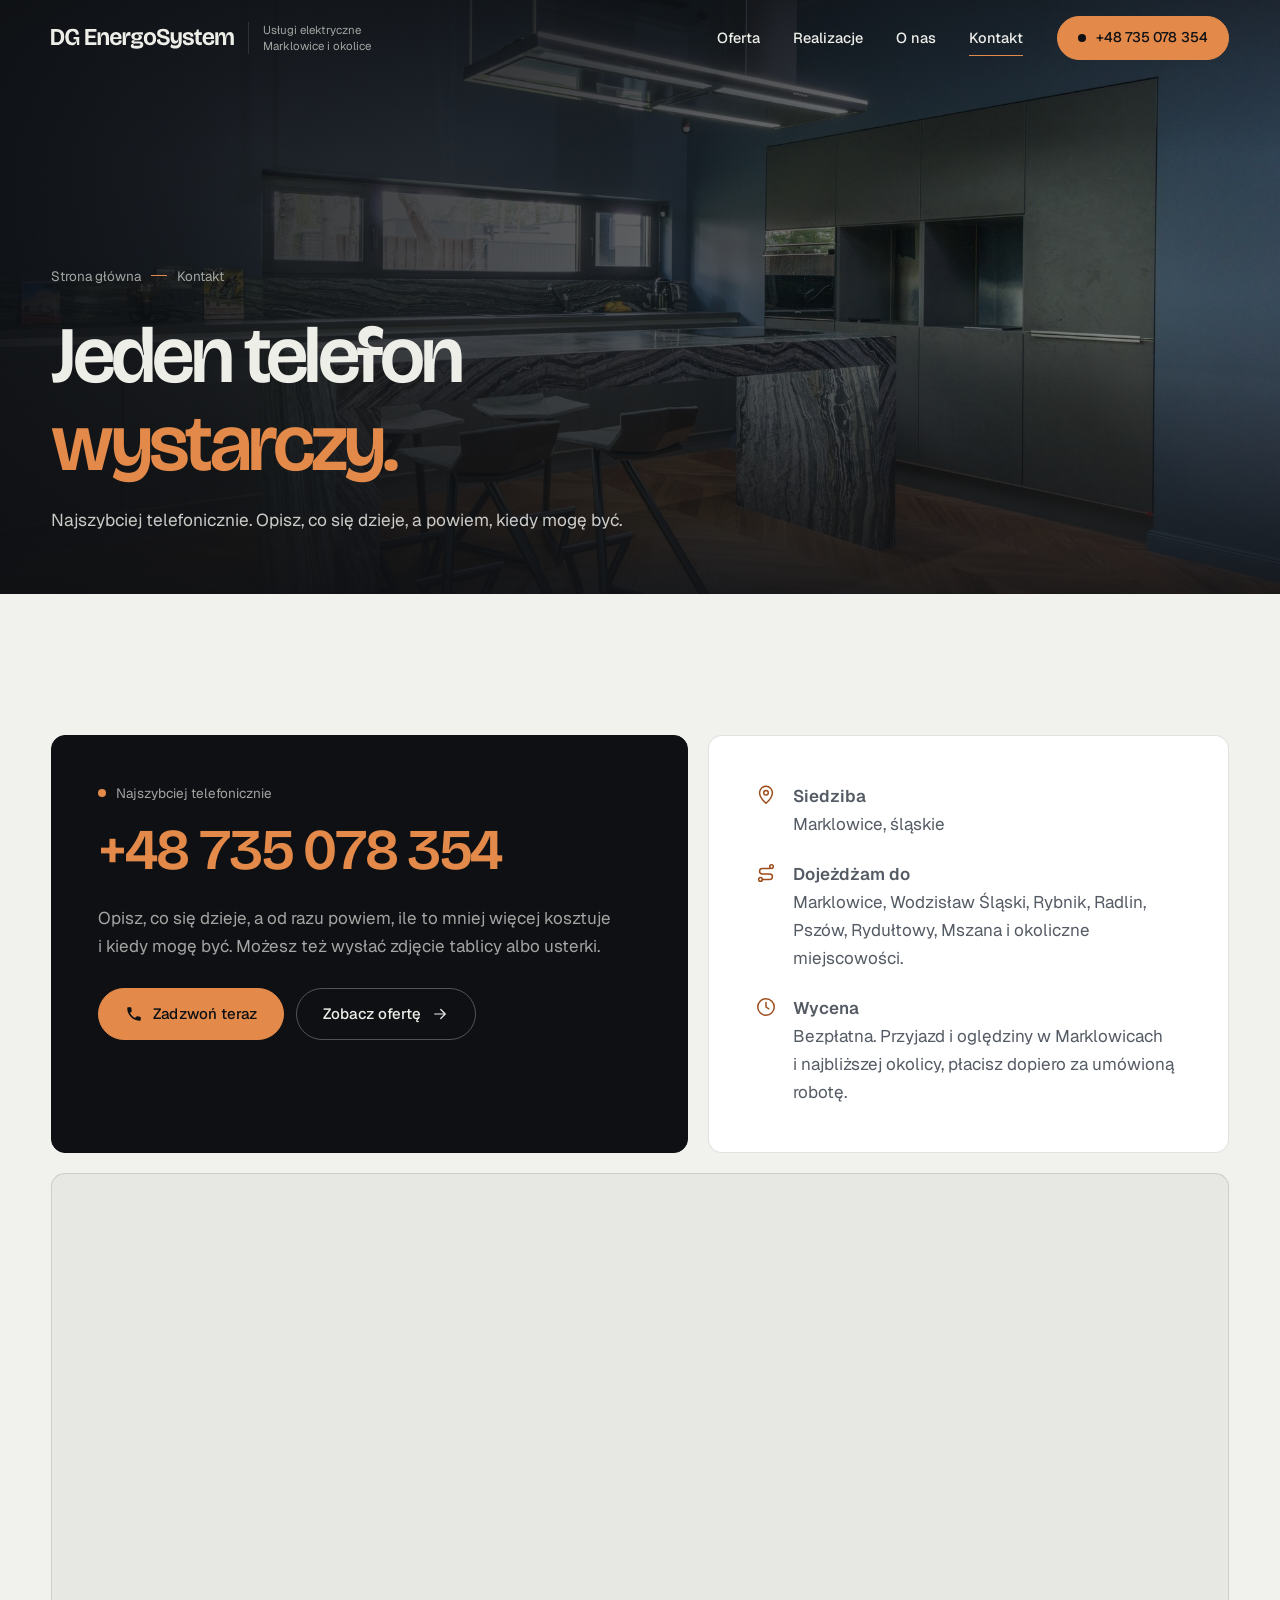
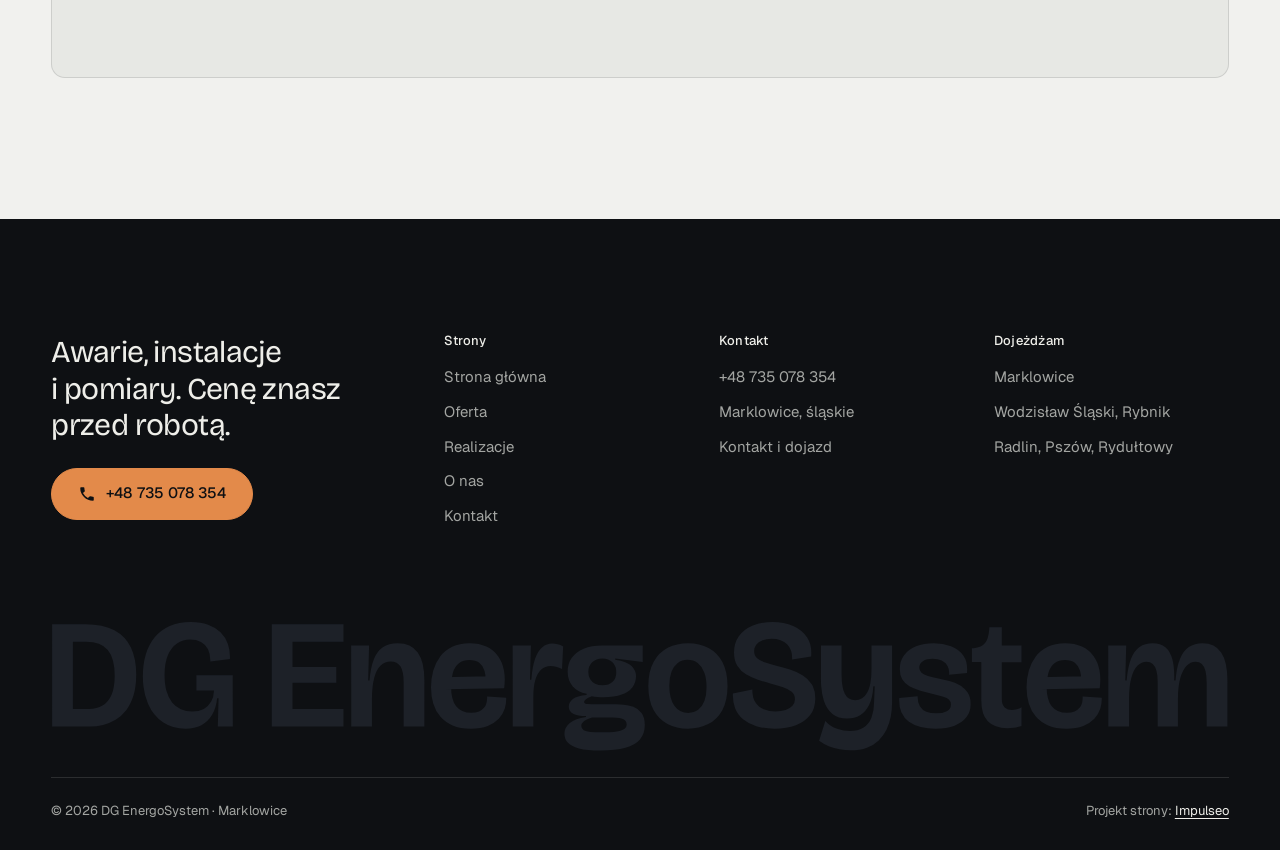
<file: kontakt.html>
<!DOCTYPE html>
<html lang="pl">
<head>
<meta charset="UTF-8">
<meta name="viewport" content="width=device-width, initial-scale=1.0">
<title>Kontakt - DG EnergoSystem, elektryk Marklowice</title>
<meta name="description" content="Zadzwoń: +48 735 078 354. Elektryk z Marklowic, dojazd do Wodzisławia Śląskiego, Rybnika, Radlina i okolic. Bezpłatna wycena.">
<link rel="canonical" href="https://impulseo-pl.github.io/dg-energosystem/kontakt.html">
<meta name="robots" content="noindex, nofollow">
<meta name="theme-color" content="#0E1013">
<meta property="og:type" content="website">
<meta property="og:locale" content="pl_PL">
<meta property="og:site_name" content="DG EnergoSystem">
<meta property="og:title" content="Kontakt - DG EnergoSystem, elektryk Marklowice">
<meta property="og:description" content="Zadzwoń: +48 735 078 354. Elektryk z Marklowic, dojazd do Wodzisławia Śląskiego, Rybnika, Radlina i okolic. Bezpłatna wycena.">
<meta property="og:url" content="https://impulseo-pl.github.io/dg-energosystem/kontakt.html">
<meta property="og:image" content="https://impulseo-pl.github.io/dg-energosystem/img/og.jpg">
<meta property="og:image:width" content="1200">
<meta property="og:image:height" content="630">
<meta name="twitter:card" content="summary_large_image">
<script>(function(){var d=document.documentElement;d.classList.add('js');try{if(!window.matchMedia('(prefers-reduced-motion: reduce)').matches)d.classList.add('anim');}catch(e){}setTimeout(function(){if(!d.classList.contains('anim-ok'))d.classList.remove('anim');},3500);})();</script>

<link rel="preload" as="image" href="img/head-kontakt.jpg" fetchpriority="high">
<link rel="preconnect" href="https://fonts.googleapis.com">
<link rel="preconnect" href="https://fonts.gstatic.com" crossorigin>
<link href="https://fonts.googleapis.com/css2?family=Bricolage+Grotesque:opsz,wght@12..96,400..700&family=Geist:wght@400..600&display=swap" rel="stylesheet">
<link rel="stylesheet" href="assets/styles.css?v=20261022a">
<script src="assets/lenis.min.js?v=1.1.20" defer></script>
<script src="assets/main.js?v=20261022a" defer></script>
</head>
<body>
<a class="skip" href="#tresc">Przejdź do treści</a>
<header class="site-head">
<div class="head-in">
  <a class="brand" href="index.html" aria-label="DG EnergoSystem - strona główna">
    <span class="znak"><svg class="wm" viewBox="38 -700 7596 870" role="img" aria-label="DG EnergoSystem"><path pathLength="1" style="--i:0.0" d="M108.1334228515625 0.0V-113.1336669921875H285.26666259765625Q333.1331787109375 -113.1336669921875 369.8997802734375 -134.73358154296875Q406.6663818359375 -156.33349609375 427.5997009277344 -203.43341064453125Q448.53302001953125 -250.5333251953125 448.53302001953125 -328.0Q448.53302001953125 -383.73333740234375 437.3996887207031 -424.93328857421875Q426.266357421875 -466.13323974609375 403.7663879394531 -493.16650390625Q381.26641845703125 -520.1997680664062 346.6998291015625 -533.5330505371094Q312.13323974609375 -546.8663330078125 264.53338623046875 -546.8663330078125H108.1334228515625V-660.0H259.4000244140625Q373.7333984375 -660.0 446.2667541503906 -621.0Q518.8001098632812 -582.0 553.1334533691406 -509.5Q587.466796875 -437.0 587.466796875 -336.26666259765625Q587.466796875 -258.26666259765625 570.2334594726562 -201.26666259765625Q553.0001220703125 -144.26666259765625 522.6667785644531 -105.26666259765625Q492.33343505859375 -66.26666259765625 454.1334228515625 -43.26666259765625Q415.93341064453125 -20.26666259765625 373.2667236328125 -10.133331298828125Q330.60003662109375 0.0 288.933349609375 0.0ZM44.7999267578125 0.0V-660.0H178.80035400390625V0.0Z"/><path pathLength="1" style="--i:0.31" d="M905.0665893554688 13.73333740234375Q821.7332153320312 13.73333740234375 759.8332214355469 -27.66668701171875Q697.9332275390625 -69.06671142578125 663.9665832519531 -145.300048828125Q629.9999389648438 -221.53338623046875 629.9999389648438 -325.0Q629.9999389648438 -400.86663818359375 649.0332641601562 -464.4999694824219Q668.0665893554688 -528.13330078125 706.6665954589844 -575.0999755859375Q745.2666015625 -622.066650390625 803.3999633789062 -647.8999938964844Q861.5333251953125 -673.7333374023438 940.0000610351562 -673.7333374023438Q1003.0668334960938 -673.7333374023438 1050.9002075195312 -656.5999755859375Q1098.7335815429688 -639.4666137695312 1131.1335754394531 -607.8665771484375Q1163.5335693359375 -576.2665405273438 1178.8002014160156 -532.6998596191406Q1194.0668334960938 -489.1331787109375 1192.0001220703125 -435.9998779296875L1065.5330810546875 -419.86651611328125Q1066.1997680664062 -467.53314208984375 1050.3998107910156 -498.5664367675781Q1034.599853515625 -529.5997314453125 1005.2332458496094 -545.19970703125Q975.8666381835938 -560.7996826171875 935.0667114257812 -560.7996826171875Q887.533447265625 -560.7996826171875 850.2001953125 -535.5330505371094Q812.866943359375 -510.26641845703125 791.5003356933594 -459.3331604003906Q770.1337280273438 -408.39990234375 770.1337280273438 -330.86669921875Q770.1337280273438 -272.66680908203125 782.6670227050781 -228.56686401367188Q795.2003173828125 -184.4669189453125 818.6669311523438 -155.366943359375Q842.133544921875 -126.2669677734375 875.1001586914062 -111.63363647460938Q908.0667724609375 -97.00030517578125 947.9334106445312 -97.00030517578125Q992.5999755859375 -97.00030517578125 1023.333251953125 -113.70025634765625Q1054.0665283203125 -130.40020751953125 1070.8331604003906 -160.83343505859375Q1087.5997924804688 -191.26666259765625 1089.1997680664062 -232.93316650390625H975.5999145507812V-331.46673583984375H1210.0001220703125V-215.199951171875L1210.533447265625 0.0H1113.6665649414062L1118.4664916992188 -182.2666015625H1109.4664916992188Q1102.8665161132812 -118.93328857421875 1077.033203125 -75.13330078125Q1051.1998901367188 -31.33331298828125 1007.89990234375 -8.79998779296875Q964.5999145507812 13.73333740234375 905.0665893554688 13.73333740234375Z"/><path pathLength="1" style="--i:0.62" d="M1461.7999267578125 0.0V-660.0H1595.8003540039062V0.0ZM1554.2670288085938 0.0V-113.1336669921875H1924.4667358398438V0.0ZM1554.2670288085938 -281.599853515625V-384.466796875H1878.2000732421875V-281.599853515625ZM1554.2670288085938 -546.8663330078125V-660.0H1924.4667358398438V-546.8663330078125Z"/><path pathLength="1" style="--i:0.92" d="M1974.2666015625 0.0V-277.40032958984375L1973.7332763671875 -523.2000732421875H2089.6669311523438L2083.8003540039062 -296.4669189453125H2092.3336791992188Q2098.3336791992188 -378.2001953125 2119.2669982910156 -431.3668212890625Q2140.2003173828125 -484.533447265625 2178.4002990722656 -510.86676025390625Q2216.6002807617188 -537.2000732421875 2273.866943359375 -537.2000732421875Q2360.6669311523438 -537.2000732421875 2403.500274658203 -477.80010986328125Q2446.3336181640625 -418.400146484375 2446.3336181640625 -298.20025634765625V0.0H2312.599853515625V-284.400146484375Q2312.599853515625 -353.333251953125 2292.766571044922 -386.5998229980469Q2272.9332885742188 -419.86639404296875 2228.666748046875 -419.86639404296875Q2191.4668579101562 -419.86639404296875 2164.3335876464844 -394.1997985839844Q2137.2003173828125 -368.533203125 2122.600341796875 -313.6666564941406Q2108.0003662109375 -258.80010986328125 2108.0003662109375 -169.93359375V0.0Z"/><path pathLength="1" style="--i:1.23" d="M2746.800048828125 13.73333740234375Q2677.3999633789062 13.73333740234375 2628.633270263672 -6.833343505859375Q2579.8665771484375 -27.4000244140625 2548.8665771484375 -63.966705322265625Q2517.8665771484375 -100.53338623046875 2503.4332580566406 -148.800048828125Q2488.9999389648438 -197.06671142578125 2488.9999389648438 -252.73333740234375Q2488.9999389648438 -309.73333740234375 2503.633270263672 -361.0666809082031Q2518.2666015625 -412.4000244140625 2548.4999389648438 -451.9667053222656Q2578.7332763671875 -491.53338623046875 2625.766632080078 -514.3667297363281Q2672.7999877929688 -537.2000732421875 2737.6000366210938 -537.2000732421875Q2800.2667846679688 -537.2000732421875 2846.2334899902344 -515.5667114257812Q2892.2001953125 -493.933349609375 2920.8002014160156 -454.7333068847656Q2949.4002075195312 -415.53326416015625 2959.5001831054688 -362.66656494140625Q2969.6001586914062 -309.79986572265625 2961.0001220703125 -246.86651611328125L2572.133544921875 -240.599853515625V-318.20001220703125L2859.93310546875 -323.4666748046875L2839.4664306640625 -278.59991455078125Q2843.866455078125 -325.9332275390625 2833.9664916992188 -359.5665283203125Q2824.0665283203125 -393.1998291015625 2800.466583251953 -411.2998046875Q2776.8666381835938 -429.3997802734375 2737.6000366210938 -429.3997802734375Q2695.8001098632812 -429.3997802734375 2669.266845703125 -408.1331481933594Q2642.7335815429688 -386.86651611328125 2630.666961669922 -348.4999084472656Q2618.600341796875 -310.13330078125 2618.600341796875 -258.86669921875Q2618.600341796875 -172.80010986328125 2651.3335876464844 -130.60018920898438Q2684.0668334960938 -88.4002685546875 2748.6000366210938 -88.4002685546875Q2778.7332763671875 -88.4002685546875 2798.7332153320312 -96.93356323242188Q2818.733154296875 -105.46685791015625 2830.733123779297 -120.30014038085938Q2842.7330932617188 -135.1334228515625 2847.3997497558594 -154.03338623046875Q2852.06640625 -172.933349609375 2850.7997436523438 -193.4000244140625L2974.0001220703125 -185.933349609375Q2975.9334716796875 -149.2000732421875 2964.5668334960938 -113.80007934570312Q2953.2001953125 -78.40008544921875 2926.266876220703 -49.7333984375Q2899.3335571289062 -21.06671142578125 2854.9668579101562 -3.66668701171875Q2810.6001586914062 13.73333740234375 2746.800048828125 13.73333740234375Z"/><path pathLength="1" style="--i:1.54" d="M3016.2666015625 0.0V-270.20025634765625L3015.7332763671875 -523.2000732421875H3133.6002807617188L3127.7337036132812 -301.20025634765625H3136.2670288085938Q3142.2670288085938 -386.5335693359375 3160.4336853027344 -437.8335266113281Q3178.600341796875 -489.13348388671875 3206.9669799804688 -512.033447265625Q3235.3336181640625 -534.9334106445312 3271.2669067382812 -534.9334106445312Q3287.93359375 -534.9334106445312 3305.9669494628906 -530.6000671386719Q3324.0003051757812 -526.2667236328125 3341.6669921875 -516.86669921875L3334.4669799804688 -370.19952392578125Q3314.866943359375 -381.06622314453125 3296.000244140625 -386.0995788574219Q3277.133544921875 -391.1329345703125 3260.266845703125 -391.1329345703125Q3225.06689453125 -391.1329345703125 3200.2669372558594 -368.3330078125Q3175.4669799804688 -345.5330810546875 3162.3670043945312 -301.466552734375Q3149.2670288085938 -257.4000244140625 3149.2670288085938 -194.33355712890625V0.0Z"/><path pathLength="1" style="--i:1.85" d="M3582.8666381835938 155.3333740234375Q3494.3999633789062 155.3333740234375 3443.4666137695312 141.46670532226562Q3392.5332641601562 127.60003662109375 3371.199920654297 103.50003051757812Q3349.8665771484375 79.4000244140625 3349.8665771484375 48.20001220703125Q3349.8665771484375 5.0 3384.7332458496094 -22.166656494140625Q3419.5999145507812 -49.33331298828125 3488.7332153320312 -60.6666259765625V-67.2666015625Q3435.0665893554688 -67.2666015625 3406.466583251953 -82.89996337890625Q3377.8665771484375 -98.5333251953125 3377.8665771484375 -128.20001220703125Q3377.8665771484375 -155.86669921875 3404.3665771484375 -177.2667236328125Q3430.8665771484375 -198.666748046875 3492.7332153320312 -203.4666748046875V-211.5333251953125Q3434.4666137695312 -222.933349609375 3402.4666137695312 -260.3333435058594Q3370.4666137695312 -297.73333740234375 3370.4666137695312 -354.3333740234375Q3370.4666137695312 -405.2667236328125 3397.2332763671875 -443.00006103515625Q3423.9999389648438 -480.7333984375 3474.066619873047 -501.96673583984375Q3524.13330078125 -523.2000732421875 3593.6666870117188 -523.2000732421875H3854.800048828125V-416.7998046875L3677.2666625976562 -439.53314208984375V-430.733154296875Q3754.1334228515625 -419.1998291015625 3782.966766357422 -390.9665222167969Q3811.8001098632812 -362.73321533203125 3811.8001098632812 -323.59991455078125Q3811.8001098632812 -284.7332763671875 3788.7667846679688 -253.99996948242188Q3765.7334594726562 -223.26666259765625 3719.1334533691406 -205.83334350585938Q3672.533447265625 -188.4000244140625 3602.4000854492188 -188.4000244140625Q3582.0000610351562 -188.4000244140625 3562.433349609375 -190.13336181640625Q3542.8666381835938 -191.86669921875 3526.3333129882812 -195.86669921875Q3500.0001220703125 -185.93341064453125 3488.2334899902344 -176.16677856445312Q3476.4668579101562 -166.400146484375 3476.4668579101562 -157.8668212890625Q3476.4668579101562 -151.53350830078125 3482.6001586914062 -148.50018310546875Q3488.7334594726562 -145.46685791015625 3499.4334106445312 -144.46685791015625Q3510.1333618164062 -143.46685791015625 3523.066650390625 -143.46685791015625H3681.7333374023438Q3700.86669921875 -143.46685791015625 3731.8333740234375 -141.10018920898438Q3762.800048828125 -138.7335205078125 3794.300048828125 -126.766845703125Q3825.800048828125 -114.8001708984375 3847.0667114257812 -87.26681518554688Q3868.3333740234375 -59.73345947265625 3868.3333740234375 -9.1334228515625Q3868.3333740234375 47.13330078125 3837.233367919922 83.39999389648438Q3806.1333618164062 119.66668701171875 3743.066680908203 137.50003051757812Q3680.0 155.3333740234375 3582.8666381835938 155.3333740234375ZM3579.933349609375 37.59967041015625Q3651.199951171875 37.59967041015625 3687.9998779296875 31.633026123046875Q3724.7998046875 25.6663818359375 3738.133087158203 14.4664306640625Q3751.4663696289062 3.2664794921875 3751.4663696289062 -11.80010986328125Q3751.4663696289062 -29.00006103515625 3741.999725341797 -38.60003662109375Q3732.5330810546875 -48.20001220703125 3717.866455078125 -52.366668701171875Q3703.1998291015625 -56.5333251953125 3687.833221435547 -57.29998779296875Q3672.4666137695312 -58.066650390625 3660.4000244140625 -58.066650390625H3527.7999877929688Q3488.3334350585938 -43.86669921875 3473.5001525878906 -31.7000732421875Q3458.6668701171875 -19.533447265625 3458.6668701171875 -2.7335205078125Q3458.6668701171875 15.26641845703125 3474.0335083007812 23.766387939453125Q3489.400146484375 32.266357421875 3516.7001037597656 34.933013916015625Q3544.0000610351562 37.59967041015625 3579.933349609375 37.59967041015625ZM3596.4000244140625 -265.7335205078125Q3637.1998901367188 -265.7335205078125 3660.6997985839844 -288.5334777832031Q3684.19970703125 -311.33343505859375 3684.19970703125 -350.60003662109375Q3684.19970703125 -390.13330078125 3659.7998046875 -414.56658935546875Q3635.39990234375 -438.9998779296875 3594.6000366210938 -438.9998779296875Q3553.4668579101562 -438.9998779296875 3528.7002868652344 -414.2999267578125Q3503.9337158203125 -389.5999755859375 3503.9337158203125 -351.4000244140625Q3503.9337158203125 -325.7333984375 3515.2669982910156 -306.33343505859375Q3526.6002807617188 -286.9334716796875 3547.4335327148438 -276.33349609375Q3568.2667846679688 -265.7335205078125 3596.4000244140625 -265.7335205078125Z"/><path pathLength="1" style="--i:2.15" d="M4146.4666748046875 13.73333740234375Q4072.5999755859375 13.73333740234375 4014.6666259765625 -16.633331298828125Q3956.7332763671875 -47.0 3923.8666076660156 -108.10000610351562Q3890.9999389648438 -169.20001220703125 3890.9999389648438 -261.13336181640625Q3890.9999389648438 -355.46673583984375 3924.833282470703 -416.43341064453125Q3958.6666259765625 -477.40008544921875 4016.566650390625 -507.3000793457031Q4074.4666748046875 -537.2000732421875 4147.066711425781 -537.2000732421875Q4222.1334228515625 -537.2000732421875 4279.5667724609375 -506.5667419433594Q4337.0001220703125 -475.93341064453125 4369.5001220703125 -414.7000732421875Q4402.0001220703125 -353.46673583984375 4402.0001220703125 -260.800048828125Q4402.0001220703125 -166.20001220703125 4368.433441162109 -105.36666870117188Q4334.866760253906 -44.5333251953125 4276.966735839844 -15.399993896484375Q4219.066711425781 13.73333740234375 4146.4666748046875 13.73333740234375ZM4149.133361816406 -87.93359375Q4186.533264160156 -87.93359375 4212.599853515625 -107.30023193359375Q4238.666442871094 -126.6668701171875 4252.5997314453125 -164.00015258789062Q4266.533020019531 -201.33343505859375 4266.533020019531 -253.66668701171875Q4266.533020019531 -309.6666259765625 4251.733062744141 -348.7665710449219Q4236.93310546875 -387.86651611328125 4209.499847412109 -409.1331481933594Q4182.066589355469 -430.3997802734375 4143.666687011719 -430.3997802734375Q4107.0001220703125 -430.3997802734375 4080.8002014160156 -410.49981689453125Q4054.6002807617188 -390.599853515625 4040.533660888672 -352.8665771484375Q4026.467041015625 -315.13330078125 4026.467041015625 -262.60003662109375Q4026.467041015625 -180.466796875 4058.9669494628906 -134.2001953125Q4091.4668579101562 -87.93359375 4149.133361816406 -87.93359375Z"/><path pathLength="1" style="--i:2.46" d="M4705.533386230469 13.73333740234375Q4639.266662597656 13.73333740234375 4588.0999755859375 -1.600006103515625Q4536.933288574219 -16.933349609375 4502.199951171875 -46.13336181640625Q4467.466613769531 -75.3333740234375 4450.833282470703 -117.56671142578125Q4434.199951171875 -159.800048828125 4436.7332763671875 -213.13336181640625L4561.933654785156 -239.466796875Q4561.53369140625 -187.6002197265625 4581.433654785156 -156.56692504882812Q4601.3336181640625 -125.53363037109375 4635.733551025391 -111.50030517578125Q4670.133483886719 -97.46697998046875 4711.1334228515625 -97.46697998046875Q4748.866638183594 -97.46697998046875 4776.9332275390625 -107.10028076171875Q4804.999816894531 -116.73358154296875 4820.8997802734375 -134.36685180664062Q4836.799743652344 -152.0001220703125 4836.799743652344 -176.13336181640625Q4836.799743652344 -206.2666015625 4815.999786376953 -224.29989624023438Q4795.1998291015625 -242.33319091796875 4760.366546630859 -253.99984741210938Q4725.533264160156 -265.66650390625 4683.6666259765625 -276.1331787109375Q4640.6666259765625 -287.33319091796875 4598.299957275391 -301.1665344238281Q4555.933288574219 -314.9998779296875 4521.066619873047 -336.3332214355469Q4486.199951171875 -357.66656494140625 4464.966613769531 -391.8665771484375Q4443.7332763671875 -426.06658935546875 4443.7332763671875 -476.99993896484375Q4443.7332763671875 -538.066650390625 4474.766632080078 -582.1333312988281Q4505.799987792969 -626.2000122070312 4561.700012207031 -649.9666748046875Q4617.600036621094 -673.7333374023438 4691.3333740234375 -673.7333374023438Q4766.933410644531 -673.7333374023438 4825.400115966797 -648.4333190917969Q4883.8668212890625 -623.13330078125 4915.666839599609 -573.8666076660156Q4947.466857910156 -524.5999145507812 4941.533508300781 -452.19989013671875L4818.066467285156 -431.66650390625Q4820.133117675781 -464.06646728515625 4811.7998046875 -488.7997741699219Q4803.466491699219 -513.5330810546875 4786.299865722656 -530.5997314453125Q4769.133239746094 -547.6663818359375 4743.933288574219 -556.5663757324219Q4718.733337402344 -565.4663696289062 4686.3333740234375 -565.4663696289062Q4650.266784667969 -565.4663696289062 4625.2335205078125 -555.3330688476562Q4600.200256347656 -545.1997680664062 4586.900299072266 -527.3331604003906Q4573.600341796875 -509.466552734375 4573.600341796875 -485.86663818359375Q4573.600341796875 -457.93341064453125 4592.933624267578 -440.8667907714844Q4612.266906738281 -423.8001708984375 4646.133514404297 -412.766845703125Q4680.0001220703125 -401.7335205078125 4722.60009765625 -391.00018310546875Q4765.866760253906 -379.8001708984375 4808.833435058594 -365.9668273925781Q4851.800109863281 -352.13348388671875 4888.133453369141 -329.70013427734375Q4924.466796875 -307.26678466796875 4946.300140380859 -271.60009765625Q4968.133483886719 -235.93341064453125 4968.133483886719 -181.3333740234375Q4968.133483886719 -117.4666748046875 4934.966796875 -74.0Q4901.800109863281 -30.5333251953125 4842.766754150391 -8.399993896484375Q4783.7333984375 13.73333740234375 4705.533386230469 13.73333740234375Z"/><path pathLength="1" style="--i:2.77" d="M5194.933349609375 153.60003662109375Q5161.7333984375 153.60003662109375 5125.333404541016 147.2667236328125Q5088.933410644531 140.93341064453125 5054.800048828125 127.26678466796875Q5020.666687011719 113.60015869140625 4992.866638183594 92.6002197265625L5032.533264160156 -35.2003173828125Q5065.333312988281 0.399658203125 5108.366668701172 14.9329833984375Q5151.4000244140625 29.46630859375 5189.5999755859375 29.46630859375Q5244.9998779296875 29.46630859375 5279.833190917969 6.366363525390625Q5314.66650390625 -16.73358154296875 5330.999847412109 -58.633514404296875Q5347.333190917969 -100.533447265625 5347.333190917969 -156.93341064453125L5351.3331298828125 -260.39990234375H5342.599792480469Q5338.466491699219 -186.6666259765625 5315.966522216797 -140.566650390625Q5293.466552734375 -94.4666748046875 5257.133239746094 -73.20001220703125Q5220.7999267578125 -51.933349609375 5174.2666015625 -51.933349609375Q5116.199951171875 -51.933349609375 5078.833282470703 -81.4666748046875Q5041.466613769531 -111.0 5022.999938964844 -168.20001220703125Q5004.533264160156 -225.4000244140625 5004.533264160156 -307.86676025390625V-523.2000732421875H5137.53369140625V-340.000244140625Q5137.53369140625 -251.80029296875 5158.600311279297 -210.53366088867188Q5179.666931152344 -169.26702880859375 5225.33349609375 -169.26702880859375Q5250.1334228515625 -169.26702880859375 5269.9000244140625 -181.50033569335938Q5289.6666259765625 -193.733642578125 5303.133239746094 -218.70025634765625Q5316.599853515625 -243.6668701171875 5323.599822998047 -281.23345947265625Q5330.599792480469 -318.800048828125 5330.599792480469 -368.46661376953125V-523.2000732421875H5463.6002197265625V-152.800048828125Q5463.6002197265625 -107.333251953125 5455.000183105469 -62.76654052734375Q5446.400146484375 -18.1998291015625 5427.333435058594 20.700164794921875Q5408.2667236328125 59.60015869140625 5377.300018310547 89.60012817382812Q5346.333312988281 119.60009765625 5301.233306884766 136.60006713867188Q5256.13330078125 153.60003662109375 5194.933349609375 153.60003662109375Z"/><path pathLength="1" style="--i:3.08" d="M5743.866760253906 13.73333740234375Q5692.466735839844 13.73333740234375 5648.433380126953 3.23333740234375Q5604.4000244140625 -7.26666259765625 5572.233337402344 -30.26666259765625Q5540.066650390625 -53.26666259765625 5523.366638183594 -91.5Q5506.6666259765625 -129.73333740234375 5509.933288574219 -184.20001220703125L5628.000305175781 -194.86669921875Q5628.1336669921875 -155.466796875 5642.733642578125 -131.03350830078125Q5657.3336181640625 -106.6002197265625 5684.200225830078 -95.66690063476562Q5711.066833496094 -84.73358154296875 5748.0667724609375 -84.73358154296875Q5790.2666015625 -84.73358154296875 5816.766540527344 -98.96685791015625Q5843.2664794921875 -113.20013427734375 5843.2664794921875 -142.2000732421875Q5843.2664794921875 -161.33331298828125 5831.399871826172 -172.63327026367188Q5819.533264160156 -183.9332275390625 5794.0333251953125 -191.966552734375Q5768.533386230469 -199.9998779296875 5727.533386230469 -209.19989013671875Q5680.799987792969 -220.333251953125 5641.399963378906 -231.99993896484375Q5601.999938964844 -243.6666259765625 5573.133270263672 -260.86663818359375Q5544.2666015625 -278.066650390625 5528.7332763671875 -304.4333190917969Q5513.199951171875 -330.79998779296875 5513.199951171875 -370.5999755859375Q5513.199951171875 -422.66668701171875 5540.966644287109 -459.8333740234375Q5568.733337402344 -497.00006103515625 5618.200042724609 -517.1000671386719Q5667.666748046875 -537.2000732421875 5733.0001220703125 -537.2000732421875Q5792.400146484375 -537.2000732421875 5843.400177001953 -518.2000732421875Q5894.400207519531 -499.2000732421875 5923.833557128906 -457.00006103515625Q5953.266906738281 -414.800048828125 5946.866882324219 -345.933349609375L5831.266540527344 -333.73333740234375Q5834.266540527344 -368.06658935546875 5821.133239746094 -391.0998840332031Q5807.999938964844 -414.1331787109375 5783.5333251953125 -425.6998291015625Q5759.066711425781 -437.2664794921875 5725.60009765625 -437.2664794921875Q5685.2001953125 -437.2664794921875 5662.033599853516 -421.5665283203125Q5638.867004394531 -405.8665771484375 5638.867004394531 -380.4666748046875Q5638.867004394531 -359.60009765625 5653.166961669922 -346.8334655761719Q5667.4669189453125 -334.06683349609375 5695.033538818359 -326.3001708984375Q5722.600158691406 -318.53350830078125 5762.133483886719 -310.06683349609375Q5796.666809082031 -303.33349609375 5833.133483886719 -293.2668151855469Q5869.600158691406 -283.20013427734375 5900.666839599609 -265.6334533691406Q5931.7335205078125 -248.0667724609375 5951.066864013672 -218.86676025390625Q5970.400207519531 -189.666748046875 5970.400207519531 -144.2000732421875Q5970.400207519531 -96.2667236328125 5943.800201416016 -60.60003662109375Q5917.2001953125 -24.933349609375 5866.8001708984375 -5.600006103515625Q5816.400146484375 13.73333740234375 5743.866760253906 13.73333740234375Z"/><path pathLength="1" style="--i:3.38" d="M6206.8001708984375 10.933349609375Q6123.133361816406 10.933349609375 6081.0999755859375 -33.233367919921875Q6039.066589355469 -77.40008544921875 6039.066589355469 -167.80023193359375V-416.93310546875H5978.399963378906V-505.33331298828125H5990.733154296875Q6041.5333251953125 -511.20001220703125 6063.133392333984 -538.3001098632812Q6084.733459472656 -565.4002075195312 6089.400146484375 -619.8004150390625L6091.266784667969 -640.2001342773438H6171.333679199219V-523.2000732421875H6298.4669189453125V-413.999755859375H6171.333679199219V-178.80029296875Q6171.333679199219 -140.2669677734375 6189.700347900391 -123.2003173828125Q6208.0670166015625 -106.1336669921875 6236.933654785156 -106.1336669921875Q6252.2669677734375 -106.1336669921875 6268.733612060547 -110.6669921875Q6285.200256347656 -115.2003173828125 6298.4669189453125 -123.80029296875V-3.86663818359375Q6271.2001953125 4.60003662109375 6248.666839599609 7.766693115234375Q6226.133483886719 10.933349609375 6206.8001708984375 10.933349609375Z"/><path pathLength="1" style="--i:3.69" d="M6588.800048828125 13.73333740234375Q6519.399963378906 13.73333740234375 6470.633270263672 -6.833343505859375Q6421.8665771484375 -27.4000244140625 6390.8665771484375 -63.966705322265625Q6359.8665771484375 -100.53338623046875 6345.433258056641 -148.800048828125Q6330.999938964844 -197.06671142578125 6330.999938964844 -252.73333740234375Q6330.999938964844 -309.73333740234375 6345.633270263672 -361.0666809082031Q6360.2666015625 -412.4000244140625 6390.499938964844 -451.9667053222656Q6420.7332763671875 -491.53338623046875 6467.766632080078 -514.3667297363281Q6514.799987792969 -537.2000732421875 6579.600036621094 -537.2000732421875Q6642.266784667969 -537.2000732421875 6688.233489990234 -515.5667114257812Q6734.2001953125 -493.933349609375 6762.800201416016 -454.7333068847656Q6791.400207519531 -415.53326416015625 6801.500183105469 -362.66656494140625Q6811.600158691406 -309.79986572265625 6803.0001220703125 -246.86651611328125L6414.133544921875 -240.599853515625V-318.20001220703125L6701.93310546875 -323.4666748046875L6681.4664306640625 -278.59991455078125Q6685.866455078125 -325.9332275390625 6675.966491699219 -359.5665283203125Q6666.0665283203125 -393.1998291015625 6642.466583251953 -411.2998046875Q6618.866638183594 -429.3997802734375 6579.600036621094 -429.3997802734375Q6537.800109863281 -429.3997802734375 6511.266845703125 -408.1331481933594Q6484.733581542969 -386.86651611328125 6472.666961669922 -348.4999084472656Q6460.600341796875 -310.13330078125 6460.600341796875 -258.86669921875Q6460.600341796875 -172.80010986328125 6493.333587646484 -130.60018920898438Q6526.066833496094 -88.4002685546875 6590.600036621094 -88.4002685546875Q6620.7332763671875 -88.4002685546875 6640.733215332031 -96.93356323242188Q6660.733154296875 -105.46685791015625 6672.733123779297 -120.30014038085938Q6684.733093261719 -135.1334228515625 6689.399749755859 -154.03338623046875Q6694.06640625 -172.933349609375 6692.799743652344 -193.4000244140625L6816.0001220703125 -185.933349609375Q6817.9334716796875 -149.2000732421875 6806.566833496094 -113.80007934570312Q6795.2001953125 -78.40008544921875 6768.266876220703 -49.7333984375Q6741.333557128906 -21.06671142578125 6696.966857910156 -3.66668701171875Q6652.600158691406 13.73333740234375 6588.800048828125 13.73333740234375Z"/><path pathLength="1" style="--i:4.0" d="M6858.533264160156 0.0V-267.9337158203125L6857.7332763671875 -523.2000732421875H6973.93359375L6968.0670166015625 -296.4669189453125H6976.600341796875Q6983.600341796875 -382.86688232421875 7004.233673095703 -435.6668395996094Q7024.867004394531 -488.466796875 7059.900329589844 -512.8334350585938Q7094.933654785156 -537.2000732421875 7144.2669677734375 -537.2000732421875Q7195.3336181640625 -537.2000732421875 7226.600280761719 -511.2334289550781Q7257.866943359375 -485.26678466796875 7272.066955566406 -432.10015869140625Q7286.2669677734375 -378.93353271484375 7283.400329589844 -296.4669189453125H7291.933654785156Q7298.400329589844 -381.86688232421875 7320.000335693359 -434.6668395996094Q7341.600341796875 -487.466796875 7378.000335693359 -512.3334350585938Q7414.400329589844 -537.2000732421875 7465.533630371094 -537.2000732421875Q7506.2669677734375 -537.2000732421875 7536.2669677734375 -522.2000732421875Q7566.2669677734375 -507.2000732421875 7586.633636474609 -477.0667419433594Q7607.000305175781 -446.93341064453125 7617.000305175781 -401.3000793457031Q7627.000305175781 -355.666748046875 7627.000305175781 -294.40008544921875V0.0H7492.9998779296875V-280.666748046875Q7492.9998779296875 -327.46661376953125 7485.299896240234 -358.033203125Q7477.599914550781 -388.59979248046875 7461.799957275391 -403.3664245605469Q7446.0 -418.133056640625 7421.2000732421875 -418.133056640625Q7387.7335205078125 -418.133056640625 7362.133575439453 -390.366455078125Q7336.533630371094 -362.599853515625 7322.100311279297 -309.3332824707031Q7307.6669921875 -256.06671142578125 7307.6669921875 -177.9334716796875V0.0H7176.8665771484375V-285.46673583984375Q7176.8665771484375 -330.93328857421875 7169.033264160156 -360.1332092285156Q7161.199951171875 -389.3331298828125 7145.166656494141 -403.73309326171875Q7129.133361816406 -418.133056640625 7104.60009765625 -418.133056640625Q7072.6668701171875 -418.133056640625 7047.43359375 -392.8331298828125Q7022.2003173828125 -367.533203125 7007.233673095703 -314.2666320800781Q6992.267028808594 -261.00006103515625 6992.267028808594 -177.9334716796875V0.0Z"/></svg></span>
    <span class="brand-sub">Usługi elektryczne<br>Marklowice i okolice</span>
  </a>
  <nav class="nav-links" aria-label="Menu główne">
    <a class="nl" href="oferta.html">Oferta</a><a class="nl" href="realizacje.html">Realizacje</a><a class="nl" href="o-nas.html">O&nbsp;nas</a><a class="nl" href="kontakt.html" aria-current="page">Kontakt</a>
    <a class="btn btn-copper nav-cta" href="tel:+48735078354"><span class="live" aria-hidden="true"></span>+48 735 078 354</a>
  </nav>
  <button class="burger" type="button" aria-label="Otwórz menu" aria-expanded="false" aria-controls="mnav"><span></span><span></span></button>
</div>
</header>

<div class="mnav" id="mnav">
  <div class="mnav-in">
    <a class="ml" href="index.html">Strona główna</a><a class="ml" href="oferta.html">Oferta</a><a class="ml" href="realizacje.html">Realizacje</a><a class="ml" href="o-nas.html">O&nbsp;nas</a><a class="ml" href="kontakt.html" aria-current="page">Kontakt</a>
    <div class="mnav-foot">
      <span>Bezpłatna wycena, cenę znasz przed robotą</span>
      <a class="btn btn-copper" href="tel:+48735078354"><svg class="ico" width="16" height="16" viewBox="0 0 24 24" fill="none" aria-hidden="true"><path d="M6.6 10.8a15.5 15.5 0 0 0 6.6 6.6l2.2-2.2a1 1 0 0 1 1-.24 11.4 11.4 0 0 0 3.6.58 1 1 0 0 1 1 1V20a1 1 0 0 1-1 1A17 17 0 0 1 3 4a1 1 0 0 1 1-1h3.5a1 1 0 0 1 1 1c0 1.25.2 2.46.58 3.6a1 1 0 0 1-.25 1l-2.23 2.2Z" fill="currentColor"/></svg>+48 735 078 354</a>
    </div>
  </div>
</div>
<main id="tresc">

<section class="pagehead">
  <div class="pagehead-media"><img src="img/head-kontakt.jpg" alt="Kuchnia z liniową lampą LED nad wyspą" width="1880" height="1255" decoding="async" fetchpriority="high"></div>
  <div class="ph-in">
    <p class="crumb up" style="--d:0"><a href="index.html">Strona główna</a><span class="sl" aria-hidden="true"></span>Kontakt</p>
    <h1><span class="ln"><span class="ln-i" style="--k:0">Jeden telefon</span></span><span class="ln"><span class="ln-i" style="--k:1"><em>wystarczy.</em></span></span></h1>
    <p class="ph-lead up" style="--d:300">Najszybciej telefonicznie. Opisz, co się dzieje, a&nbsp;powiem, kiedy mogę być.</p>
  </div>
</section>

<section class="sec">
  <div class="wrap">
    <div class="k-grid">
      <div class="k-card dark rv">
        <span class="lbl"><span class="live" aria-hidden="true"></span>Najszybciej telefonicznie</span>
        <a class="k-phone" href="tel:+48735078354">+48 735 078 354</a>
        <p>Opisz, co się dzieje, a&nbsp;od razu powiem, ile to mniej więcej kosztuje i&nbsp;kiedy mogę być. Możesz też wysłać zdjęcie tablicy albo usterki.</p>
        <div class="cta-row" style="margin-top:28px">
          <a class="btn btn-copper" href="tel:+48735078354"><svg class="ico" width="16" height="16" viewBox="0 0 24 24" fill="none" aria-hidden="true"><path d="M6.6 10.8a15.5 15.5 0 0 0 6.6 6.6l2.2-2.2a1 1 0 0 1 1-.24 11.4 11.4 0 0 0 3.6.58 1 1 0 0 1 1 1V20a1 1 0 0 1-1 1A17 17 0 0 1 3 4a1 1 0 0 1 1-1h3.5a1 1 0 0 1 1 1c0 1.25.2 2.46.58 3.6a1 1 0 0 1-.25 1l-2.23 2.2Z" fill="currentColor"/></svg>Zadzwoń teraz</a>
          <a class="btn btn-ghost" href="oferta.html">Zobacz ofertę<svg class="ico arr" width="18" height="18" viewBox="0 0 24 24" fill="none" stroke="currentColor" stroke-width="1.6" stroke-linecap="round" stroke-linejoin="round" aria-hidden="true"><path d="M5 12h14M13 6l6 6-6 6"/></svg></a>
        </div>
      </div>
      <div class="k-card rv" style="--d:120">
        <ul class="k-list">
          <li><svg class="ico" width="24" height="24" viewBox="0 0 24 24" fill="none" stroke="currentColor" stroke-width="1.6" stroke-linecap="round" stroke-linejoin="round" aria-hidden="true"><path d="M12 21s-7-6.2-7-11.5A7 7 0 0 1 19 9.5C19 14.8 12 21 12 21z"/><circle cx="12" cy="9.5" r="2.5"/></svg><span><b>Siedziba</b>Marklowice, śląskie</span></li>
          <li><svg class="ico" width="24" height="24" viewBox="0 0 24 24" fill="none" stroke="currentColor" stroke-width="1.6" stroke-linecap="round" stroke-linejoin="round" aria-hidden="true"><circle cx="6" cy="19" r="2"/><circle cx="18" cy="5" r="2"/><path d="M8 19h8a3 3 0 0 0 0-6H8a3 3 0 0 1 0-6h8"/></svg><span><b>Dojeżdżam do</b>Marklowice, Wodzisław Śląski, Rybnik, Radlin, Pszów, Rydułtowy, Mszana i&nbsp;okoliczne miejscowości.</span></li>
          <li><svg class="ico" width="24" height="24" viewBox="0 0 24 24" fill="none" stroke="currentColor" stroke-width="1.6" stroke-linecap="round" stroke-linejoin="round" aria-hidden="true"><circle cx="12" cy="12" r="9"/><path d="M12 7v5l3 2"/></svg><span><b>Wycena</b>Bezpłatna. Przyjazd i&nbsp;oględziny w&nbsp;Marklowicach i&nbsp;najbliższej okolicy, płacisz dopiero za umówioną robotę.</span></li>
        </ul>
      </div>
    </div>
    <div class="map map-lg rv">
      <iframe title="Mapa obszaru działania - DG EnergoSystem, Marklowice" src="https://maps.google.com/maps?q=Marklowice&z=11&output=embed" loading="lazy" referrerpolicy="no-referrer-when-downgrade"></iframe>
    </div>
  </div>
</section>
</main>
<footer class="site-foot">
  <div class="wrap">
    <div class="foot-top">
      <div>
        <p class="foot-claim">Awarie, instalacje i&nbsp;pomiary. Cenę znasz przed robotą.</p>
        <a class="btn btn-copper" href="tel:+48735078354"><svg class="ico" width="16" height="16" viewBox="0 0 24 24" fill="none" aria-hidden="true"><path d="M6.6 10.8a15.5 15.5 0 0 0 6.6 6.6l2.2-2.2a1 1 0 0 1 1-.24 11.4 11.4 0 0 0 3.6.58 1 1 0 0 1 1 1V20a1 1 0 0 1-1 1A17 17 0 0 1 3 4a1 1 0 0 1 1-1h3.5a1 1 0 0 1 1 1c0 1.25.2 2.46.58 3.6a1 1 0 0 1-.25 1l-2.23 2.2Z" fill="currentColor"/></svg>+48 735 078 354</a>
      </div>
      <div>
        <h4>Strony</h4>
        <ul><li><a href="index.html">Strona główna</a></li><li><a href="oferta.html">Oferta</a></li><li><a href="realizacje.html">Realizacje</a></li><li><a href="o-nas.html">O&nbsp;nas</a></li><li><a href="kontakt.html">Kontakt</a></li></ul>
      </div>
      <div>
        <h4>Kontakt</h4>
        <ul>
          <li><a href="tel:+48735078354">+48 735 078 354</a></li>
          <li>Marklowice, śląskie</li>
          <li><a href="kontakt.html">Kontakt i&nbsp;dojazd</a></li>
        </ul>
      </div>
      <div>
        <h4>Dojeżdżam</h4>
        <ul>
          <li>Marklowice</li>
          <li>Wodzisław Śląski, Rybnik</li>
          <li>Radlin, Pszów, Rydułtowy</li>
        </ul>
      </div>
    </div>
    <div class="foot-mark" aria-hidden="true"><svg class="wm-foot" viewBox="38 -700 7596 870" aria-hidden="true" focusable="false"><path style="--i:0.0" d="M108.1334228515625 0.0V-113.1336669921875H285.26666259765625Q333.1331787109375 -113.1336669921875 369.8997802734375 -134.73358154296875Q406.6663818359375 -156.33349609375 427.5997009277344 -203.43341064453125Q448.53302001953125 -250.5333251953125 448.53302001953125 -328.0Q448.53302001953125 -383.73333740234375 437.3996887207031 -424.93328857421875Q426.266357421875 -466.13323974609375 403.7663879394531 -493.16650390625Q381.26641845703125 -520.1997680664062 346.6998291015625 -533.5330505371094Q312.13323974609375 -546.8663330078125 264.53338623046875 -546.8663330078125H108.1334228515625V-660.0H259.4000244140625Q373.7333984375 -660.0 446.2667541503906 -621.0Q518.8001098632812 -582.0 553.1334533691406 -509.5Q587.466796875 -437.0 587.466796875 -336.26666259765625Q587.466796875 -258.26666259765625 570.2334594726562 -201.26666259765625Q553.0001220703125 -144.26666259765625 522.6667785644531 -105.26666259765625Q492.33343505859375 -66.26666259765625 454.1334228515625 -43.26666259765625Q415.93341064453125 -20.26666259765625 373.2667236328125 -10.133331298828125Q330.60003662109375 0.0 288.933349609375 0.0ZM44.7999267578125 0.0V-660.0H178.80035400390625V0.0Z"/><path style="--i:0.31" d="M905.0665893554688 13.73333740234375Q821.7332153320312 13.73333740234375 759.8332214355469 -27.66668701171875Q697.9332275390625 -69.06671142578125 663.9665832519531 -145.300048828125Q629.9999389648438 -221.53338623046875 629.9999389648438 -325.0Q629.9999389648438 -400.86663818359375 649.0332641601562 -464.4999694824219Q668.0665893554688 -528.13330078125 706.6665954589844 -575.0999755859375Q745.2666015625 -622.066650390625 803.3999633789062 -647.8999938964844Q861.5333251953125 -673.7333374023438 940.0000610351562 -673.7333374023438Q1003.0668334960938 -673.7333374023438 1050.9002075195312 -656.5999755859375Q1098.7335815429688 -639.4666137695312 1131.1335754394531 -607.8665771484375Q1163.5335693359375 -576.2665405273438 1178.8002014160156 -532.6998596191406Q1194.0668334960938 -489.1331787109375 1192.0001220703125 -435.9998779296875L1065.5330810546875 -419.86651611328125Q1066.1997680664062 -467.53314208984375 1050.3998107910156 -498.5664367675781Q1034.599853515625 -529.5997314453125 1005.2332458496094 -545.19970703125Q975.8666381835938 -560.7996826171875 935.0667114257812 -560.7996826171875Q887.533447265625 -560.7996826171875 850.2001953125 -535.5330505371094Q812.866943359375 -510.26641845703125 791.5003356933594 -459.3331604003906Q770.1337280273438 -408.39990234375 770.1337280273438 -330.86669921875Q770.1337280273438 -272.66680908203125 782.6670227050781 -228.56686401367188Q795.2003173828125 -184.4669189453125 818.6669311523438 -155.366943359375Q842.133544921875 -126.2669677734375 875.1001586914062 -111.63363647460938Q908.0667724609375 -97.00030517578125 947.9334106445312 -97.00030517578125Q992.5999755859375 -97.00030517578125 1023.333251953125 -113.70025634765625Q1054.0665283203125 -130.40020751953125 1070.8331604003906 -160.83343505859375Q1087.5997924804688 -191.26666259765625 1089.1997680664062 -232.93316650390625H975.5999145507812V-331.46673583984375H1210.0001220703125V-215.199951171875L1210.533447265625 0.0H1113.6665649414062L1118.4664916992188 -182.2666015625H1109.4664916992188Q1102.8665161132812 -118.93328857421875 1077.033203125 -75.13330078125Q1051.1998901367188 -31.33331298828125 1007.89990234375 -8.79998779296875Q964.5999145507812 13.73333740234375 905.0665893554688 13.73333740234375Z"/><path style="--i:0.62" d="M1461.7999267578125 0.0V-660.0H1595.8003540039062V0.0ZM1554.2670288085938 0.0V-113.1336669921875H1924.4667358398438V0.0ZM1554.2670288085938 -281.599853515625V-384.466796875H1878.2000732421875V-281.599853515625ZM1554.2670288085938 -546.8663330078125V-660.0H1924.4667358398438V-546.8663330078125Z"/><path style="--i:0.92" d="M1974.2666015625 0.0V-277.40032958984375L1973.7332763671875 -523.2000732421875H2089.6669311523438L2083.8003540039062 -296.4669189453125H2092.3336791992188Q2098.3336791992188 -378.2001953125 2119.2669982910156 -431.3668212890625Q2140.2003173828125 -484.533447265625 2178.4002990722656 -510.86676025390625Q2216.6002807617188 -537.2000732421875 2273.866943359375 -537.2000732421875Q2360.6669311523438 -537.2000732421875 2403.500274658203 -477.80010986328125Q2446.3336181640625 -418.400146484375 2446.3336181640625 -298.20025634765625V0.0H2312.599853515625V-284.400146484375Q2312.599853515625 -353.333251953125 2292.766571044922 -386.5998229980469Q2272.9332885742188 -419.86639404296875 2228.666748046875 -419.86639404296875Q2191.4668579101562 -419.86639404296875 2164.3335876464844 -394.1997985839844Q2137.2003173828125 -368.533203125 2122.600341796875 -313.6666564941406Q2108.0003662109375 -258.80010986328125 2108.0003662109375 -169.93359375V0.0Z"/><path style="--i:1.23" d="M2746.800048828125 13.73333740234375Q2677.3999633789062 13.73333740234375 2628.633270263672 -6.833343505859375Q2579.8665771484375 -27.4000244140625 2548.8665771484375 -63.966705322265625Q2517.8665771484375 -100.53338623046875 2503.4332580566406 -148.800048828125Q2488.9999389648438 -197.06671142578125 2488.9999389648438 -252.73333740234375Q2488.9999389648438 -309.73333740234375 2503.633270263672 -361.0666809082031Q2518.2666015625 -412.4000244140625 2548.4999389648438 -451.9667053222656Q2578.7332763671875 -491.53338623046875 2625.766632080078 -514.3667297363281Q2672.7999877929688 -537.2000732421875 2737.6000366210938 -537.2000732421875Q2800.2667846679688 -537.2000732421875 2846.2334899902344 -515.5667114257812Q2892.2001953125 -493.933349609375 2920.8002014160156 -454.7333068847656Q2949.4002075195312 -415.53326416015625 2959.5001831054688 -362.66656494140625Q2969.6001586914062 -309.79986572265625 2961.0001220703125 -246.86651611328125L2572.133544921875 -240.599853515625V-318.20001220703125L2859.93310546875 -323.4666748046875L2839.4664306640625 -278.59991455078125Q2843.866455078125 -325.9332275390625 2833.9664916992188 -359.5665283203125Q2824.0665283203125 -393.1998291015625 2800.466583251953 -411.2998046875Q2776.8666381835938 -429.3997802734375 2737.6000366210938 -429.3997802734375Q2695.8001098632812 -429.3997802734375 2669.266845703125 -408.1331481933594Q2642.7335815429688 -386.86651611328125 2630.666961669922 -348.4999084472656Q2618.600341796875 -310.13330078125 2618.600341796875 -258.86669921875Q2618.600341796875 -172.80010986328125 2651.3335876464844 -130.60018920898438Q2684.0668334960938 -88.4002685546875 2748.6000366210938 -88.4002685546875Q2778.7332763671875 -88.4002685546875 2798.7332153320312 -96.93356323242188Q2818.733154296875 -105.46685791015625 2830.733123779297 -120.30014038085938Q2842.7330932617188 -135.1334228515625 2847.3997497558594 -154.03338623046875Q2852.06640625 -172.933349609375 2850.7997436523438 -193.4000244140625L2974.0001220703125 -185.933349609375Q2975.9334716796875 -149.2000732421875 2964.5668334960938 -113.80007934570312Q2953.2001953125 -78.40008544921875 2926.266876220703 -49.7333984375Q2899.3335571289062 -21.06671142578125 2854.9668579101562 -3.66668701171875Q2810.6001586914062 13.73333740234375 2746.800048828125 13.73333740234375Z"/><path style="--i:1.54" d="M3016.2666015625 0.0V-270.20025634765625L3015.7332763671875 -523.2000732421875H3133.6002807617188L3127.7337036132812 -301.20025634765625H3136.2670288085938Q3142.2670288085938 -386.5335693359375 3160.4336853027344 -437.8335266113281Q3178.600341796875 -489.13348388671875 3206.9669799804688 -512.033447265625Q3235.3336181640625 -534.9334106445312 3271.2669067382812 -534.9334106445312Q3287.93359375 -534.9334106445312 3305.9669494628906 -530.6000671386719Q3324.0003051757812 -526.2667236328125 3341.6669921875 -516.86669921875L3334.4669799804688 -370.19952392578125Q3314.866943359375 -381.06622314453125 3296.000244140625 -386.0995788574219Q3277.133544921875 -391.1329345703125 3260.266845703125 -391.1329345703125Q3225.06689453125 -391.1329345703125 3200.2669372558594 -368.3330078125Q3175.4669799804688 -345.5330810546875 3162.3670043945312 -301.466552734375Q3149.2670288085938 -257.4000244140625 3149.2670288085938 -194.33355712890625V0.0Z"/><path style="--i:1.85" d="M3582.8666381835938 155.3333740234375Q3494.3999633789062 155.3333740234375 3443.4666137695312 141.46670532226562Q3392.5332641601562 127.60003662109375 3371.199920654297 103.50003051757812Q3349.8665771484375 79.4000244140625 3349.8665771484375 48.20001220703125Q3349.8665771484375 5.0 3384.7332458496094 -22.166656494140625Q3419.5999145507812 -49.33331298828125 3488.7332153320312 -60.6666259765625V-67.2666015625Q3435.0665893554688 -67.2666015625 3406.466583251953 -82.89996337890625Q3377.8665771484375 -98.5333251953125 3377.8665771484375 -128.20001220703125Q3377.8665771484375 -155.86669921875 3404.3665771484375 -177.2667236328125Q3430.8665771484375 -198.666748046875 3492.7332153320312 -203.4666748046875V-211.5333251953125Q3434.4666137695312 -222.933349609375 3402.4666137695312 -260.3333435058594Q3370.4666137695312 -297.73333740234375 3370.4666137695312 -354.3333740234375Q3370.4666137695312 -405.2667236328125 3397.2332763671875 -443.00006103515625Q3423.9999389648438 -480.7333984375 3474.066619873047 -501.96673583984375Q3524.13330078125 -523.2000732421875 3593.6666870117188 -523.2000732421875H3854.800048828125V-416.7998046875L3677.2666625976562 -439.53314208984375V-430.733154296875Q3754.1334228515625 -419.1998291015625 3782.966766357422 -390.9665222167969Q3811.8001098632812 -362.73321533203125 3811.8001098632812 -323.59991455078125Q3811.8001098632812 -284.7332763671875 3788.7667846679688 -253.99996948242188Q3765.7334594726562 -223.26666259765625 3719.1334533691406 -205.83334350585938Q3672.533447265625 -188.4000244140625 3602.4000854492188 -188.4000244140625Q3582.0000610351562 -188.4000244140625 3562.433349609375 -190.13336181640625Q3542.8666381835938 -191.86669921875 3526.3333129882812 -195.86669921875Q3500.0001220703125 -185.93341064453125 3488.2334899902344 -176.16677856445312Q3476.4668579101562 -166.400146484375 3476.4668579101562 -157.8668212890625Q3476.4668579101562 -151.53350830078125 3482.6001586914062 -148.50018310546875Q3488.7334594726562 -145.46685791015625 3499.4334106445312 -144.46685791015625Q3510.1333618164062 -143.46685791015625 3523.066650390625 -143.46685791015625H3681.7333374023438Q3700.86669921875 -143.46685791015625 3731.8333740234375 -141.10018920898438Q3762.800048828125 -138.7335205078125 3794.300048828125 -126.766845703125Q3825.800048828125 -114.8001708984375 3847.0667114257812 -87.26681518554688Q3868.3333740234375 -59.73345947265625 3868.3333740234375 -9.1334228515625Q3868.3333740234375 47.13330078125 3837.233367919922 83.39999389648438Q3806.1333618164062 119.66668701171875 3743.066680908203 137.50003051757812Q3680.0 155.3333740234375 3582.8666381835938 155.3333740234375ZM3579.933349609375 37.59967041015625Q3651.199951171875 37.59967041015625 3687.9998779296875 31.633026123046875Q3724.7998046875 25.6663818359375 3738.133087158203 14.4664306640625Q3751.4663696289062 3.2664794921875 3751.4663696289062 -11.80010986328125Q3751.4663696289062 -29.00006103515625 3741.999725341797 -38.60003662109375Q3732.5330810546875 -48.20001220703125 3717.866455078125 -52.366668701171875Q3703.1998291015625 -56.5333251953125 3687.833221435547 -57.29998779296875Q3672.4666137695312 -58.066650390625 3660.4000244140625 -58.066650390625H3527.7999877929688Q3488.3334350585938 -43.86669921875 3473.5001525878906 -31.7000732421875Q3458.6668701171875 -19.533447265625 3458.6668701171875 -2.7335205078125Q3458.6668701171875 15.26641845703125 3474.0335083007812 23.766387939453125Q3489.400146484375 32.266357421875 3516.7001037597656 34.933013916015625Q3544.0000610351562 37.59967041015625 3579.933349609375 37.59967041015625ZM3596.4000244140625 -265.7335205078125Q3637.1998901367188 -265.7335205078125 3660.6997985839844 -288.5334777832031Q3684.19970703125 -311.33343505859375 3684.19970703125 -350.60003662109375Q3684.19970703125 -390.13330078125 3659.7998046875 -414.56658935546875Q3635.39990234375 -438.9998779296875 3594.6000366210938 -438.9998779296875Q3553.4668579101562 -438.9998779296875 3528.7002868652344 -414.2999267578125Q3503.9337158203125 -389.5999755859375 3503.9337158203125 -351.4000244140625Q3503.9337158203125 -325.7333984375 3515.2669982910156 -306.33343505859375Q3526.6002807617188 -286.9334716796875 3547.4335327148438 -276.33349609375Q3568.2667846679688 -265.7335205078125 3596.4000244140625 -265.7335205078125Z"/><path style="--i:2.15" d="M4146.4666748046875 13.73333740234375Q4072.5999755859375 13.73333740234375 4014.6666259765625 -16.633331298828125Q3956.7332763671875 -47.0 3923.8666076660156 -108.10000610351562Q3890.9999389648438 -169.20001220703125 3890.9999389648438 -261.13336181640625Q3890.9999389648438 -355.46673583984375 3924.833282470703 -416.43341064453125Q3958.6666259765625 -477.40008544921875 4016.566650390625 -507.3000793457031Q4074.4666748046875 -537.2000732421875 4147.066711425781 -537.2000732421875Q4222.1334228515625 -537.2000732421875 4279.5667724609375 -506.5667419433594Q4337.0001220703125 -475.93341064453125 4369.5001220703125 -414.7000732421875Q4402.0001220703125 -353.46673583984375 4402.0001220703125 -260.800048828125Q4402.0001220703125 -166.20001220703125 4368.433441162109 -105.36666870117188Q4334.866760253906 -44.5333251953125 4276.966735839844 -15.399993896484375Q4219.066711425781 13.73333740234375 4146.4666748046875 13.73333740234375ZM4149.133361816406 -87.93359375Q4186.533264160156 -87.93359375 4212.599853515625 -107.30023193359375Q4238.666442871094 -126.6668701171875 4252.5997314453125 -164.00015258789062Q4266.533020019531 -201.33343505859375 4266.533020019531 -253.66668701171875Q4266.533020019531 -309.6666259765625 4251.733062744141 -348.7665710449219Q4236.93310546875 -387.86651611328125 4209.499847412109 -409.1331481933594Q4182.066589355469 -430.3997802734375 4143.666687011719 -430.3997802734375Q4107.0001220703125 -430.3997802734375 4080.8002014160156 -410.49981689453125Q4054.6002807617188 -390.599853515625 4040.533660888672 -352.8665771484375Q4026.467041015625 -315.13330078125 4026.467041015625 -262.60003662109375Q4026.467041015625 -180.466796875 4058.9669494628906 -134.2001953125Q4091.4668579101562 -87.93359375 4149.133361816406 -87.93359375Z"/><path style="--i:2.46" d="M4705.533386230469 13.73333740234375Q4639.266662597656 13.73333740234375 4588.0999755859375 -1.600006103515625Q4536.933288574219 -16.933349609375 4502.199951171875 -46.13336181640625Q4467.466613769531 -75.3333740234375 4450.833282470703 -117.56671142578125Q4434.199951171875 -159.800048828125 4436.7332763671875 -213.13336181640625L4561.933654785156 -239.466796875Q4561.53369140625 -187.6002197265625 4581.433654785156 -156.56692504882812Q4601.3336181640625 -125.53363037109375 4635.733551025391 -111.50030517578125Q4670.133483886719 -97.46697998046875 4711.1334228515625 -97.46697998046875Q4748.866638183594 -97.46697998046875 4776.9332275390625 -107.10028076171875Q4804.999816894531 -116.73358154296875 4820.8997802734375 -134.36685180664062Q4836.799743652344 -152.0001220703125 4836.799743652344 -176.13336181640625Q4836.799743652344 -206.2666015625 4815.999786376953 -224.29989624023438Q4795.1998291015625 -242.33319091796875 4760.366546630859 -253.99984741210938Q4725.533264160156 -265.66650390625 4683.6666259765625 -276.1331787109375Q4640.6666259765625 -287.33319091796875 4598.299957275391 -301.1665344238281Q4555.933288574219 -314.9998779296875 4521.066619873047 -336.3332214355469Q4486.199951171875 -357.66656494140625 4464.966613769531 -391.8665771484375Q4443.7332763671875 -426.06658935546875 4443.7332763671875 -476.99993896484375Q4443.7332763671875 -538.066650390625 4474.766632080078 -582.1333312988281Q4505.799987792969 -626.2000122070312 4561.700012207031 -649.9666748046875Q4617.600036621094 -673.7333374023438 4691.3333740234375 -673.7333374023438Q4766.933410644531 -673.7333374023438 4825.400115966797 -648.4333190917969Q4883.8668212890625 -623.13330078125 4915.666839599609 -573.8666076660156Q4947.466857910156 -524.5999145507812 4941.533508300781 -452.19989013671875L4818.066467285156 -431.66650390625Q4820.133117675781 -464.06646728515625 4811.7998046875 -488.7997741699219Q4803.466491699219 -513.5330810546875 4786.299865722656 -530.5997314453125Q4769.133239746094 -547.6663818359375 4743.933288574219 -556.5663757324219Q4718.733337402344 -565.4663696289062 4686.3333740234375 -565.4663696289062Q4650.266784667969 -565.4663696289062 4625.2335205078125 -555.3330688476562Q4600.200256347656 -545.1997680664062 4586.900299072266 -527.3331604003906Q4573.600341796875 -509.466552734375 4573.600341796875 -485.86663818359375Q4573.600341796875 -457.93341064453125 4592.933624267578 -440.8667907714844Q4612.266906738281 -423.8001708984375 4646.133514404297 -412.766845703125Q4680.0001220703125 -401.7335205078125 4722.60009765625 -391.00018310546875Q4765.866760253906 -379.8001708984375 4808.833435058594 -365.9668273925781Q4851.800109863281 -352.13348388671875 4888.133453369141 -329.70013427734375Q4924.466796875 -307.26678466796875 4946.300140380859 -271.60009765625Q4968.133483886719 -235.93341064453125 4968.133483886719 -181.3333740234375Q4968.133483886719 -117.4666748046875 4934.966796875 -74.0Q4901.800109863281 -30.5333251953125 4842.766754150391 -8.399993896484375Q4783.7333984375 13.73333740234375 4705.533386230469 13.73333740234375Z"/><path style="--i:2.77" d="M5194.933349609375 153.60003662109375Q5161.7333984375 153.60003662109375 5125.333404541016 147.2667236328125Q5088.933410644531 140.93341064453125 5054.800048828125 127.26678466796875Q5020.666687011719 113.60015869140625 4992.866638183594 92.6002197265625L5032.533264160156 -35.2003173828125Q5065.333312988281 0.399658203125 5108.366668701172 14.9329833984375Q5151.4000244140625 29.46630859375 5189.5999755859375 29.46630859375Q5244.9998779296875 29.46630859375 5279.833190917969 6.366363525390625Q5314.66650390625 -16.73358154296875 5330.999847412109 -58.633514404296875Q5347.333190917969 -100.533447265625 5347.333190917969 -156.93341064453125L5351.3331298828125 -260.39990234375H5342.599792480469Q5338.466491699219 -186.6666259765625 5315.966522216797 -140.566650390625Q5293.466552734375 -94.4666748046875 5257.133239746094 -73.20001220703125Q5220.7999267578125 -51.933349609375 5174.2666015625 -51.933349609375Q5116.199951171875 -51.933349609375 5078.833282470703 -81.4666748046875Q5041.466613769531 -111.0 5022.999938964844 -168.20001220703125Q5004.533264160156 -225.4000244140625 5004.533264160156 -307.86676025390625V-523.2000732421875H5137.53369140625V-340.000244140625Q5137.53369140625 -251.80029296875 5158.600311279297 -210.53366088867188Q5179.666931152344 -169.26702880859375 5225.33349609375 -169.26702880859375Q5250.1334228515625 -169.26702880859375 5269.9000244140625 -181.50033569335938Q5289.6666259765625 -193.733642578125 5303.133239746094 -218.70025634765625Q5316.599853515625 -243.6668701171875 5323.599822998047 -281.23345947265625Q5330.599792480469 -318.800048828125 5330.599792480469 -368.46661376953125V-523.2000732421875H5463.6002197265625V-152.800048828125Q5463.6002197265625 -107.333251953125 5455.000183105469 -62.76654052734375Q5446.400146484375 -18.1998291015625 5427.333435058594 20.700164794921875Q5408.2667236328125 59.60015869140625 5377.300018310547 89.60012817382812Q5346.333312988281 119.60009765625 5301.233306884766 136.60006713867188Q5256.13330078125 153.60003662109375 5194.933349609375 153.60003662109375Z"/><path style="--i:3.08" d="M5743.866760253906 13.73333740234375Q5692.466735839844 13.73333740234375 5648.433380126953 3.23333740234375Q5604.4000244140625 -7.26666259765625 5572.233337402344 -30.26666259765625Q5540.066650390625 -53.26666259765625 5523.366638183594 -91.5Q5506.6666259765625 -129.73333740234375 5509.933288574219 -184.20001220703125L5628.000305175781 -194.86669921875Q5628.1336669921875 -155.466796875 5642.733642578125 -131.03350830078125Q5657.3336181640625 -106.6002197265625 5684.200225830078 -95.66690063476562Q5711.066833496094 -84.73358154296875 5748.0667724609375 -84.73358154296875Q5790.2666015625 -84.73358154296875 5816.766540527344 -98.96685791015625Q5843.2664794921875 -113.20013427734375 5843.2664794921875 -142.2000732421875Q5843.2664794921875 -161.33331298828125 5831.399871826172 -172.63327026367188Q5819.533264160156 -183.9332275390625 5794.0333251953125 -191.966552734375Q5768.533386230469 -199.9998779296875 5727.533386230469 -209.19989013671875Q5680.799987792969 -220.333251953125 5641.399963378906 -231.99993896484375Q5601.999938964844 -243.6666259765625 5573.133270263672 -260.86663818359375Q5544.2666015625 -278.066650390625 5528.7332763671875 -304.4333190917969Q5513.199951171875 -330.79998779296875 5513.199951171875 -370.5999755859375Q5513.199951171875 -422.66668701171875 5540.966644287109 -459.8333740234375Q5568.733337402344 -497.00006103515625 5618.200042724609 -517.1000671386719Q5667.666748046875 -537.2000732421875 5733.0001220703125 -537.2000732421875Q5792.400146484375 -537.2000732421875 5843.400177001953 -518.2000732421875Q5894.400207519531 -499.2000732421875 5923.833557128906 -457.00006103515625Q5953.266906738281 -414.800048828125 5946.866882324219 -345.933349609375L5831.266540527344 -333.73333740234375Q5834.266540527344 -368.06658935546875 5821.133239746094 -391.0998840332031Q5807.999938964844 -414.1331787109375 5783.5333251953125 -425.6998291015625Q5759.066711425781 -437.2664794921875 5725.60009765625 -437.2664794921875Q5685.2001953125 -437.2664794921875 5662.033599853516 -421.5665283203125Q5638.867004394531 -405.8665771484375 5638.867004394531 -380.4666748046875Q5638.867004394531 -359.60009765625 5653.166961669922 -346.8334655761719Q5667.4669189453125 -334.06683349609375 5695.033538818359 -326.3001708984375Q5722.600158691406 -318.53350830078125 5762.133483886719 -310.06683349609375Q5796.666809082031 -303.33349609375 5833.133483886719 -293.2668151855469Q5869.600158691406 -283.20013427734375 5900.666839599609 -265.6334533691406Q5931.7335205078125 -248.0667724609375 5951.066864013672 -218.86676025390625Q5970.400207519531 -189.666748046875 5970.400207519531 -144.2000732421875Q5970.400207519531 -96.2667236328125 5943.800201416016 -60.60003662109375Q5917.2001953125 -24.933349609375 5866.8001708984375 -5.600006103515625Q5816.400146484375 13.73333740234375 5743.866760253906 13.73333740234375Z"/><path style="--i:3.38" d="M6206.8001708984375 10.933349609375Q6123.133361816406 10.933349609375 6081.0999755859375 -33.233367919921875Q6039.066589355469 -77.40008544921875 6039.066589355469 -167.80023193359375V-416.93310546875H5978.399963378906V-505.33331298828125H5990.733154296875Q6041.5333251953125 -511.20001220703125 6063.133392333984 -538.3001098632812Q6084.733459472656 -565.4002075195312 6089.400146484375 -619.8004150390625L6091.266784667969 -640.2001342773438H6171.333679199219V-523.2000732421875H6298.4669189453125V-413.999755859375H6171.333679199219V-178.80029296875Q6171.333679199219 -140.2669677734375 6189.700347900391 -123.2003173828125Q6208.0670166015625 -106.1336669921875 6236.933654785156 -106.1336669921875Q6252.2669677734375 -106.1336669921875 6268.733612060547 -110.6669921875Q6285.200256347656 -115.2003173828125 6298.4669189453125 -123.80029296875V-3.86663818359375Q6271.2001953125 4.60003662109375 6248.666839599609 7.766693115234375Q6226.133483886719 10.933349609375 6206.8001708984375 10.933349609375Z"/><path style="--i:3.69" d="M6588.800048828125 13.73333740234375Q6519.399963378906 13.73333740234375 6470.633270263672 -6.833343505859375Q6421.8665771484375 -27.4000244140625 6390.8665771484375 -63.966705322265625Q6359.8665771484375 -100.53338623046875 6345.433258056641 -148.800048828125Q6330.999938964844 -197.06671142578125 6330.999938964844 -252.73333740234375Q6330.999938964844 -309.73333740234375 6345.633270263672 -361.0666809082031Q6360.2666015625 -412.4000244140625 6390.499938964844 -451.9667053222656Q6420.7332763671875 -491.53338623046875 6467.766632080078 -514.3667297363281Q6514.799987792969 -537.2000732421875 6579.600036621094 -537.2000732421875Q6642.266784667969 -537.2000732421875 6688.233489990234 -515.5667114257812Q6734.2001953125 -493.933349609375 6762.800201416016 -454.7333068847656Q6791.400207519531 -415.53326416015625 6801.500183105469 -362.66656494140625Q6811.600158691406 -309.79986572265625 6803.0001220703125 -246.86651611328125L6414.133544921875 -240.599853515625V-318.20001220703125L6701.93310546875 -323.4666748046875L6681.4664306640625 -278.59991455078125Q6685.866455078125 -325.9332275390625 6675.966491699219 -359.5665283203125Q6666.0665283203125 -393.1998291015625 6642.466583251953 -411.2998046875Q6618.866638183594 -429.3997802734375 6579.600036621094 -429.3997802734375Q6537.800109863281 -429.3997802734375 6511.266845703125 -408.1331481933594Q6484.733581542969 -386.86651611328125 6472.666961669922 -348.4999084472656Q6460.600341796875 -310.13330078125 6460.600341796875 -258.86669921875Q6460.600341796875 -172.80010986328125 6493.333587646484 -130.60018920898438Q6526.066833496094 -88.4002685546875 6590.600036621094 -88.4002685546875Q6620.7332763671875 -88.4002685546875 6640.733215332031 -96.93356323242188Q6660.733154296875 -105.46685791015625 6672.733123779297 -120.30014038085938Q6684.733093261719 -135.1334228515625 6689.399749755859 -154.03338623046875Q6694.06640625 -172.933349609375 6692.799743652344 -193.4000244140625L6816.0001220703125 -185.933349609375Q6817.9334716796875 -149.2000732421875 6806.566833496094 -113.80007934570312Q6795.2001953125 -78.40008544921875 6768.266876220703 -49.7333984375Q6741.333557128906 -21.06671142578125 6696.966857910156 -3.66668701171875Q6652.600158691406 13.73333740234375 6588.800048828125 13.73333740234375Z"/><path style="--i:4.0" d="M6858.533264160156 0.0V-267.9337158203125L6857.7332763671875 -523.2000732421875H6973.93359375L6968.0670166015625 -296.4669189453125H6976.600341796875Q6983.600341796875 -382.86688232421875 7004.233673095703 -435.6668395996094Q7024.867004394531 -488.466796875 7059.900329589844 -512.8334350585938Q7094.933654785156 -537.2000732421875 7144.2669677734375 -537.2000732421875Q7195.3336181640625 -537.2000732421875 7226.600280761719 -511.2334289550781Q7257.866943359375 -485.26678466796875 7272.066955566406 -432.10015869140625Q7286.2669677734375 -378.93353271484375 7283.400329589844 -296.4669189453125H7291.933654785156Q7298.400329589844 -381.86688232421875 7320.000335693359 -434.6668395996094Q7341.600341796875 -487.466796875 7378.000335693359 -512.3334350585938Q7414.400329589844 -537.2000732421875 7465.533630371094 -537.2000732421875Q7506.2669677734375 -537.2000732421875 7536.2669677734375 -522.2000732421875Q7566.2669677734375 -507.2000732421875 7586.633636474609 -477.0667419433594Q7607.000305175781 -446.93341064453125 7617.000305175781 -401.3000793457031Q7627.000305175781 -355.666748046875 7627.000305175781 -294.40008544921875V0.0H7492.9998779296875V-280.666748046875Q7492.9998779296875 -327.46661376953125 7485.299896240234 -358.033203125Q7477.599914550781 -388.59979248046875 7461.799957275391 -403.3664245605469Q7446.0 -418.133056640625 7421.2000732421875 -418.133056640625Q7387.7335205078125 -418.133056640625 7362.133575439453 -390.366455078125Q7336.533630371094 -362.599853515625 7322.100311279297 -309.3332824707031Q7307.6669921875 -256.06671142578125 7307.6669921875 -177.9334716796875V0.0H7176.8665771484375V-285.46673583984375Q7176.8665771484375 -330.93328857421875 7169.033264160156 -360.1332092285156Q7161.199951171875 -389.3331298828125 7145.166656494141 -403.73309326171875Q7129.133361816406 -418.133056640625 7104.60009765625 -418.133056640625Q7072.6668701171875 -418.133056640625 7047.43359375 -392.8331298828125Q7022.2003173828125 -367.533203125 7007.233673095703 -314.2666320800781Q6992.267028808594 -261.00006103515625 6992.267028808594 -177.9334716796875V0.0Z"/></svg></div>
    <div class="foot-bottom">
      <span>© 2026 DG EnergoSystem · Marklowice</span>
      <span>Projekt strony: <a class="foot-credit" href="https://impulseo.pl" target="_blank" rel="noopener">Impulseo</a></span>
    </div>
  </div>
</footer>
<div class="sticky-call">
  <a class="btn btn-copper" href="tel:+48735078354"><svg class="ico" width="16" height="16" viewBox="0 0 24 24" fill="none" aria-hidden="true"><path d="M6.6 10.8a15.5 15.5 0 0 0 6.6 6.6l2.2-2.2a1 1 0 0 1 1-.24 11.4 11.4 0 0 0 3.6.58 1 1 0 0 1 1 1V20a1 1 0 0 1-1 1A17 17 0 0 1 3 4a1 1 0 0 1 1-1h3.5a1 1 0 0 1 1 1c0 1.25.2 2.46.58 3.6a1 1 0 0 1-.25 1l-2.23 2.2Z" fill="currentColor"/></svg>Zadzwoń</a>
  <a class="btn btn-ghost" href="kontakt.html">Kontakt i&nbsp;dojazd</a>
</div>
<div class="demo-wazne" data-do="2026-10-27" data-cykl="3" hidden><svg class="dw-ico" width="13" height="13" viewBox="0 0 24 24" fill="none" aria-hidden="true"><circle cx="12" cy="12" r="8.6" stroke="currentColor" stroke-width="1.8"/><path d="M12 7.2V12l3.3 2" stroke="currentColor" stroke-width="1.8" stroke-linecap="round"/></svg><span class="dw-txt"></span></div>
</body>
</html>
</file>
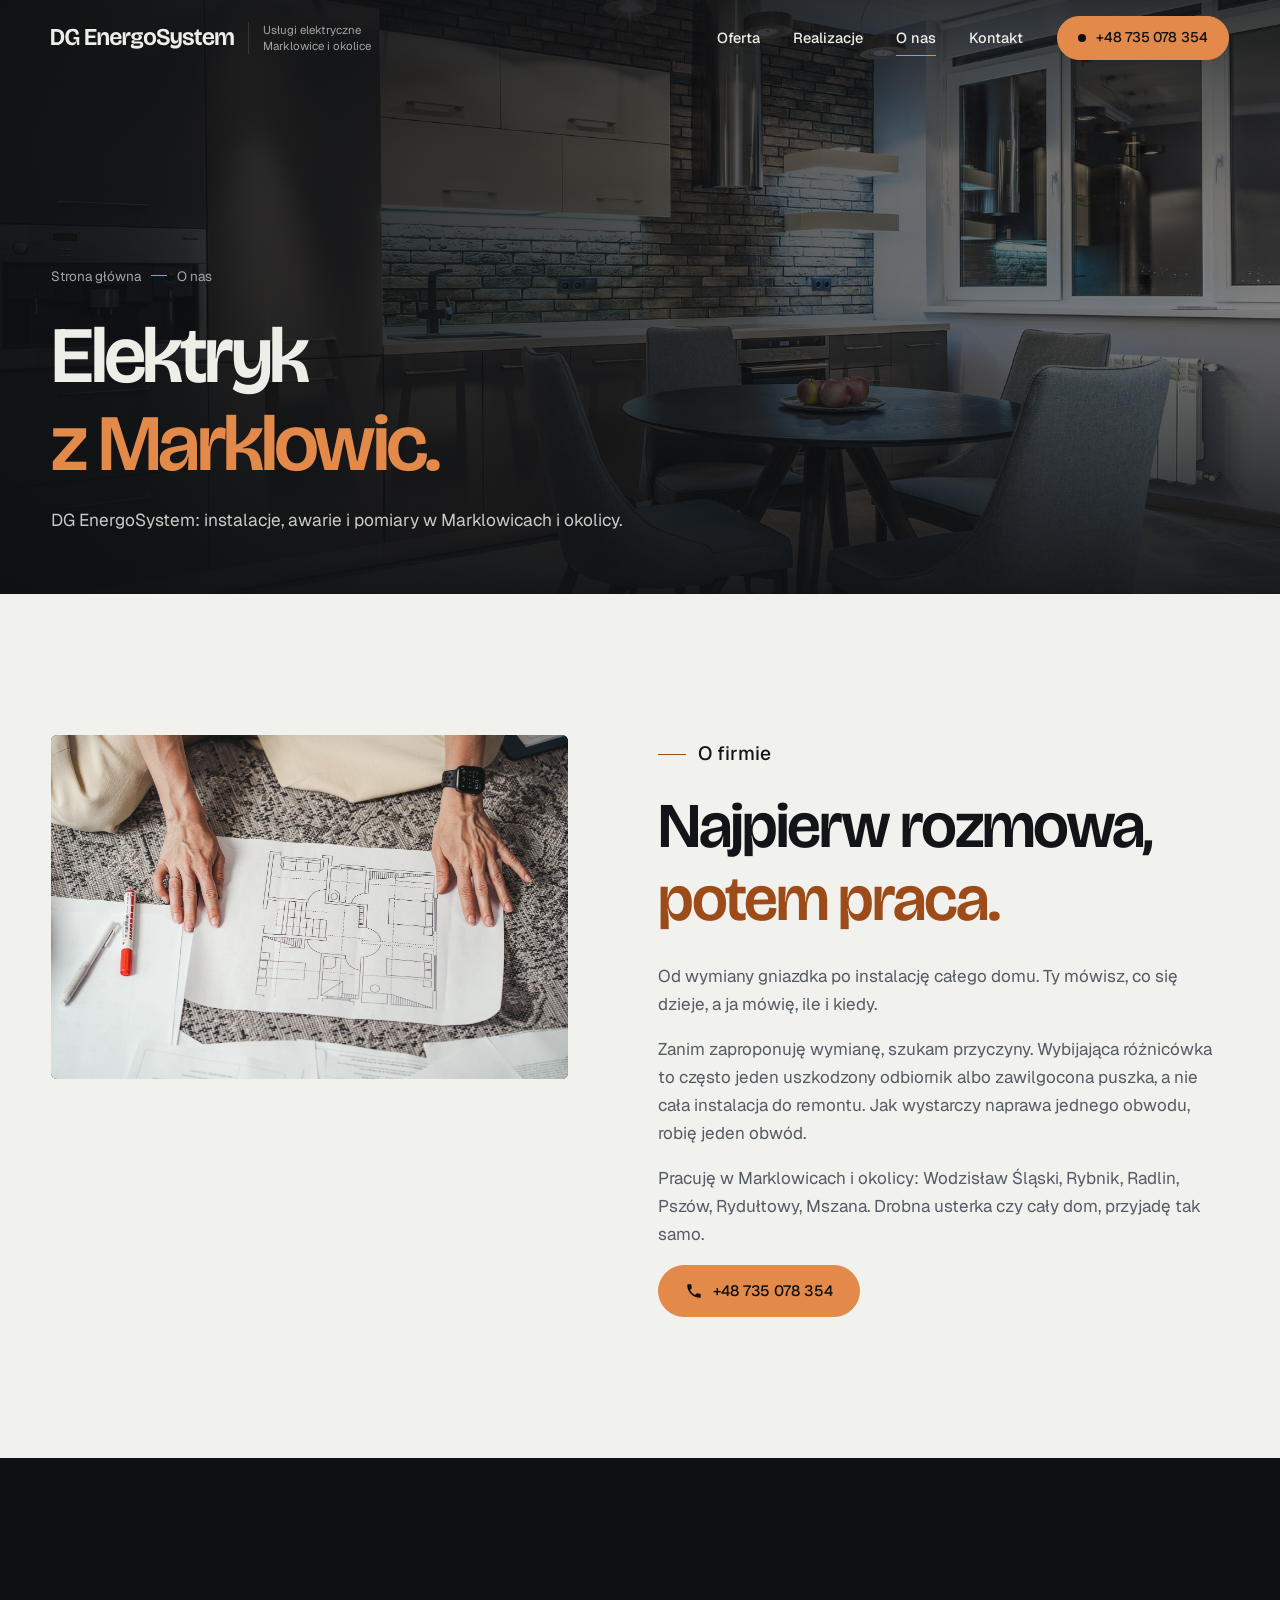
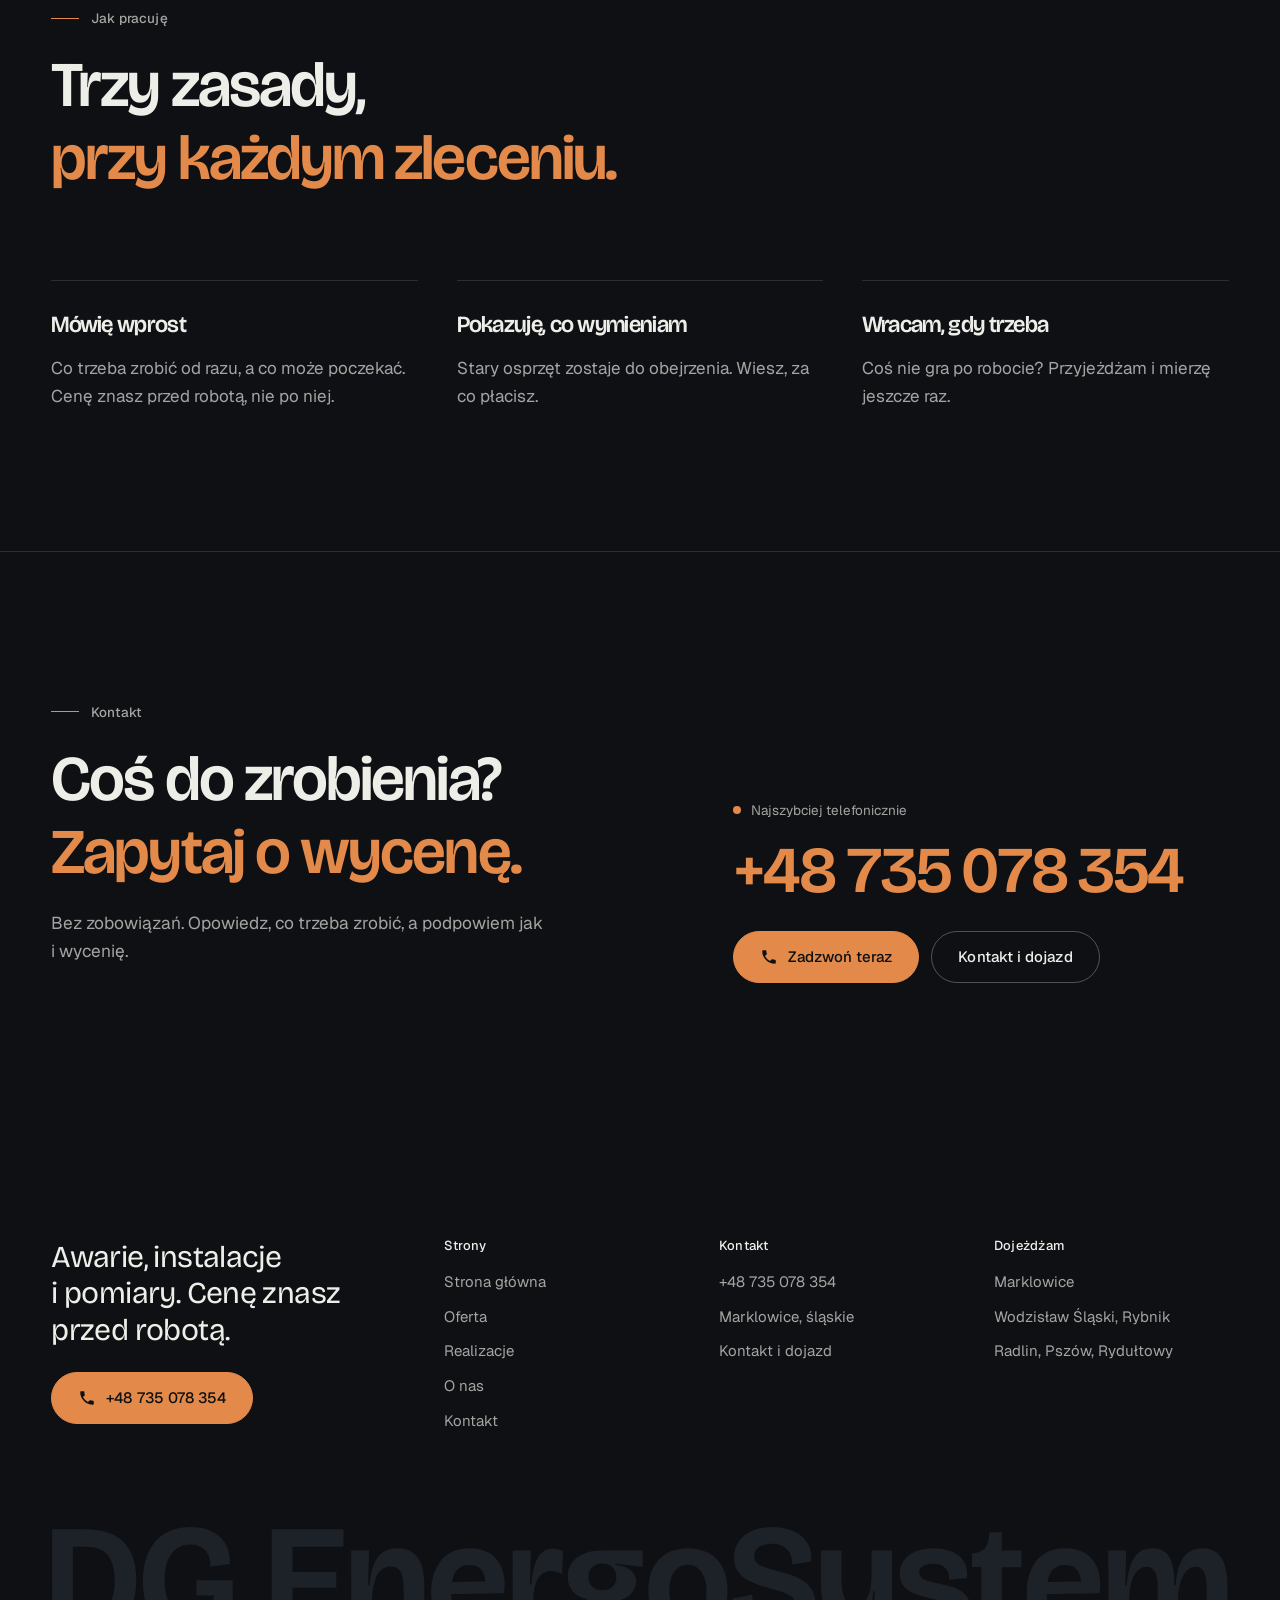
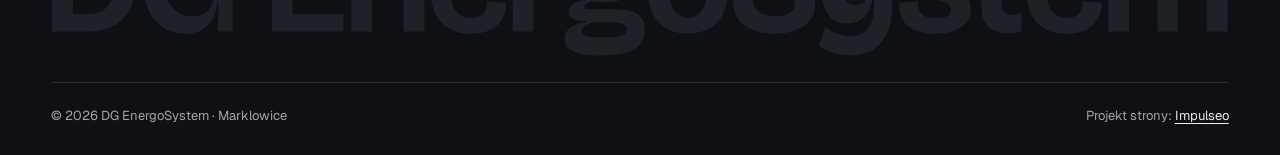
<file: o-nas.html>
<!DOCTYPE html>
<html lang="pl">
<head>
<meta charset="UTF-8">
<meta name="viewport" content="width=device-width, initial-scale=1.0">
<title>O nas - DG EnergoSystem, elektryk Marklowice</title>
<meta name="description" content="DG EnergoSystem: instalacje, awarie i pomiary w Marklowicach i okolicy. Cenę znasz przed robotą.">
<link rel="canonical" href="https://impulseo-pl.github.io/dg-energosystem/o-nas.html">
<meta name="robots" content="noindex, nofollow">
<meta name="theme-color" content="#0E1013">
<meta property="og:type" content="website">
<meta property="og:locale" content="pl_PL">
<meta property="og:site_name" content="DG EnergoSystem">
<meta property="og:title" content="O nas - DG EnergoSystem, elektryk Marklowice">
<meta property="og:description" content="DG EnergoSystem: instalacje, awarie i pomiary w Marklowicach i okolicy. Cenę znasz przed robotą.">
<meta property="og:url" content="https://impulseo-pl.github.io/dg-energosystem/o-nas.html">
<meta property="og:image" content="https://impulseo-pl.github.io/dg-energosystem/img/og.jpg">
<meta property="og:image:width" content="1200">
<meta property="og:image:height" content="630">
<meta name="twitter:card" content="summary_large_image">
<script>(function(){var d=document.documentElement;d.classList.add('js');try{if(!window.matchMedia('(prefers-reduced-motion: reduce)').matches)d.classList.add('anim');}catch(e){}setTimeout(function(){if(!d.classList.contains('anim-ok'))d.classList.remove('anim');},3500);})();</script>

<link rel="preload" as="image" href="img/head-o-nas.jpg" fetchpriority="high">
<link rel="preconnect" href="https://fonts.googleapis.com">
<link rel="preconnect" href="https://fonts.gstatic.com" crossorigin>
<link href="https://fonts.googleapis.com/css2?family=Bricolage+Grotesque:opsz,wght@12..96,400..700&family=Geist:wght@400..600&display=swap" rel="stylesheet">
<link rel="stylesheet" href="assets/styles.css?v=20261022a">
<script src="assets/lenis.min.js?v=1.1.20" defer></script>
<script src="assets/main.js?v=20261022a" defer></script>
</head>
<body>
<a class="skip" href="#tresc">Przejdź do treści</a>
<header class="site-head">
<div class="head-in">
  <a class="brand" href="index.html" aria-label="DG EnergoSystem - strona główna">
    <span class="znak"><svg class="wm" viewBox="38 -700 7596 870" role="img" aria-label="DG EnergoSystem"><path pathLength="1" style="--i:0.0" d="M108.1334228515625 0.0V-113.1336669921875H285.26666259765625Q333.1331787109375 -113.1336669921875 369.8997802734375 -134.73358154296875Q406.6663818359375 -156.33349609375 427.5997009277344 -203.43341064453125Q448.53302001953125 -250.5333251953125 448.53302001953125 -328.0Q448.53302001953125 -383.73333740234375 437.3996887207031 -424.93328857421875Q426.266357421875 -466.13323974609375 403.7663879394531 -493.16650390625Q381.26641845703125 -520.1997680664062 346.6998291015625 -533.5330505371094Q312.13323974609375 -546.8663330078125 264.53338623046875 -546.8663330078125H108.1334228515625V-660.0H259.4000244140625Q373.7333984375 -660.0 446.2667541503906 -621.0Q518.8001098632812 -582.0 553.1334533691406 -509.5Q587.466796875 -437.0 587.466796875 -336.26666259765625Q587.466796875 -258.26666259765625 570.2334594726562 -201.26666259765625Q553.0001220703125 -144.26666259765625 522.6667785644531 -105.26666259765625Q492.33343505859375 -66.26666259765625 454.1334228515625 -43.26666259765625Q415.93341064453125 -20.26666259765625 373.2667236328125 -10.133331298828125Q330.60003662109375 0.0 288.933349609375 0.0ZM44.7999267578125 0.0V-660.0H178.80035400390625V0.0Z"/><path pathLength="1" style="--i:0.31" d="M905.0665893554688 13.73333740234375Q821.7332153320312 13.73333740234375 759.8332214355469 -27.66668701171875Q697.9332275390625 -69.06671142578125 663.9665832519531 -145.300048828125Q629.9999389648438 -221.53338623046875 629.9999389648438 -325.0Q629.9999389648438 -400.86663818359375 649.0332641601562 -464.4999694824219Q668.0665893554688 -528.13330078125 706.6665954589844 -575.0999755859375Q745.2666015625 -622.066650390625 803.3999633789062 -647.8999938964844Q861.5333251953125 -673.7333374023438 940.0000610351562 -673.7333374023438Q1003.0668334960938 -673.7333374023438 1050.9002075195312 -656.5999755859375Q1098.7335815429688 -639.4666137695312 1131.1335754394531 -607.8665771484375Q1163.5335693359375 -576.2665405273438 1178.8002014160156 -532.6998596191406Q1194.0668334960938 -489.1331787109375 1192.0001220703125 -435.9998779296875L1065.5330810546875 -419.86651611328125Q1066.1997680664062 -467.53314208984375 1050.3998107910156 -498.5664367675781Q1034.599853515625 -529.5997314453125 1005.2332458496094 -545.19970703125Q975.8666381835938 -560.7996826171875 935.0667114257812 -560.7996826171875Q887.533447265625 -560.7996826171875 850.2001953125 -535.5330505371094Q812.866943359375 -510.26641845703125 791.5003356933594 -459.3331604003906Q770.1337280273438 -408.39990234375 770.1337280273438 -330.86669921875Q770.1337280273438 -272.66680908203125 782.6670227050781 -228.56686401367188Q795.2003173828125 -184.4669189453125 818.6669311523438 -155.366943359375Q842.133544921875 -126.2669677734375 875.1001586914062 -111.63363647460938Q908.0667724609375 -97.00030517578125 947.9334106445312 -97.00030517578125Q992.5999755859375 -97.00030517578125 1023.333251953125 -113.70025634765625Q1054.0665283203125 -130.40020751953125 1070.8331604003906 -160.83343505859375Q1087.5997924804688 -191.26666259765625 1089.1997680664062 -232.93316650390625H975.5999145507812V-331.46673583984375H1210.0001220703125V-215.199951171875L1210.533447265625 0.0H1113.6665649414062L1118.4664916992188 -182.2666015625H1109.4664916992188Q1102.8665161132812 -118.93328857421875 1077.033203125 -75.13330078125Q1051.1998901367188 -31.33331298828125 1007.89990234375 -8.79998779296875Q964.5999145507812 13.73333740234375 905.0665893554688 13.73333740234375Z"/><path pathLength="1" style="--i:0.62" d="M1461.7999267578125 0.0V-660.0H1595.8003540039062V0.0ZM1554.2670288085938 0.0V-113.1336669921875H1924.4667358398438V0.0ZM1554.2670288085938 -281.599853515625V-384.466796875H1878.2000732421875V-281.599853515625ZM1554.2670288085938 -546.8663330078125V-660.0H1924.4667358398438V-546.8663330078125Z"/><path pathLength="1" style="--i:0.92" d="M1974.2666015625 0.0V-277.40032958984375L1973.7332763671875 -523.2000732421875H2089.6669311523438L2083.8003540039062 -296.4669189453125H2092.3336791992188Q2098.3336791992188 -378.2001953125 2119.2669982910156 -431.3668212890625Q2140.2003173828125 -484.533447265625 2178.4002990722656 -510.86676025390625Q2216.6002807617188 -537.2000732421875 2273.866943359375 -537.2000732421875Q2360.6669311523438 -537.2000732421875 2403.500274658203 -477.80010986328125Q2446.3336181640625 -418.400146484375 2446.3336181640625 -298.20025634765625V0.0H2312.599853515625V-284.400146484375Q2312.599853515625 -353.333251953125 2292.766571044922 -386.5998229980469Q2272.9332885742188 -419.86639404296875 2228.666748046875 -419.86639404296875Q2191.4668579101562 -419.86639404296875 2164.3335876464844 -394.1997985839844Q2137.2003173828125 -368.533203125 2122.600341796875 -313.6666564941406Q2108.0003662109375 -258.80010986328125 2108.0003662109375 -169.93359375V0.0Z"/><path pathLength="1" style="--i:1.23" d="M2746.800048828125 13.73333740234375Q2677.3999633789062 13.73333740234375 2628.633270263672 -6.833343505859375Q2579.8665771484375 -27.4000244140625 2548.8665771484375 -63.966705322265625Q2517.8665771484375 -100.53338623046875 2503.4332580566406 -148.800048828125Q2488.9999389648438 -197.06671142578125 2488.9999389648438 -252.73333740234375Q2488.9999389648438 -309.73333740234375 2503.633270263672 -361.0666809082031Q2518.2666015625 -412.4000244140625 2548.4999389648438 -451.9667053222656Q2578.7332763671875 -491.53338623046875 2625.766632080078 -514.3667297363281Q2672.7999877929688 -537.2000732421875 2737.6000366210938 -537.2000732421875Q2800.2667846679688 -537.2000732421875 2846.2334899902344 -515.5667114257812Q2892.2001953125 -493.933349609375 2920.8002014160156 -454.7333068847656Q2949.4002075195312 -415.53326416015625 2959.5001831054688 -362.66656494140625Q2969.6001586914062 -309.79986572265625 2961.0001220703125 -246.86651611328125L2572.133544921875 -240.599853515625V-318.20001220703125L2859.93310546875 -323.4666748046875L2839.4664306640625 -278.59991455078125Q2843.866455078125 -325.9332275390625 2833.9664916992188 -359.5665283203125Q2824.0665283203125 -393.1998291015625 2800.466583251953 -411.2998046875Q2776.8666381835938 -429.3997802734375 2737.6000366210938 -429.3997802734375Q2695.8001098632812 -429.3997802734375 2669.266845703125 -408.1331481933594Q2642.7335815429688 -386.86651611328125 2630.666961669922 -348.4999084472656Q2618.600341796875 -310.13330078125 2618.600341796875 -258.86669921875Q2618.600341796875 -172.80010986328125 2651.3335876464844 -130.60018920898438Q2684.0668334960938 -88.4002685546875 2748.6000366210938 -88.4002685546875Q2778.7332763671875 -88.4002685546875 2798.7332153320312 -96.93356323242188Q2818.733154296875 -105.46685791015625 2830.733123779297 -120.30014038085938Q2842.7330932617188 -135.1334228515625 2847.3997497558594 -154.03338623046875Q2852.06640625 -172.933349609375 2850.7997436523438 -193.4000244140625L2974.0001220703125 -185.933349609375Q2975.9334716796875 -149.2000732421875 2964.5668334960938 -113.80007934570312Q2953.2001953125 -78.40008544921875 2926.266876220703 -49.7333984375Q2899.3335571289062 -21.06671142578125 2854.9668579101562 -3.66668701171875Q2810.6001586914062 13.73333740234375 2746.800048828125 13.73333740234375Z"/><path pathLength="1" style="--i:1.54" d="M3016.2666015625 0.0V-270.20025634765625L3015.7332763671875 -523.2000732421875H3133.6002807617188L3127.7337036132812 -301.20025634765625H3136.2670288085938Q3142.2670288085938 -386.5335693359375 3160.4336853027344 -437.8335266113281Q3178.600341796875 -489.13348388671875 3206.9669799804688 -512.033447265625Q3235.3336181640625 -534.9334106445312 3271.2669067382812 -534.9334106445312Q3287.93359375 -534.9334106445312 3305.9669494628906 -530.6000671386719Q3324.0003051757812 -526.2667236328125 3341.6669921875 -516.86669921875L3334.4669799804688 -370.19952392578125Q3314.866943359375 -381.06622314453125 3296.000244140625 -386.0995788574219Q3277.133544921875 -391.1329345703125 3260.266845703125 -391.1329345703125Q3225.06689453125 -391.1329345703125 3200.2669372558594 -368.3330078125Q3175.4669799804688 -345.5330810546875 3162.3670043945312 -301.466552734375Q3149.2670288085938 -257.4000244140625 3149.2670288085938 -194.33355712890625V0.0Z"/><path pathLength="1" style="--i:1.85" d="M3582.8666381835938 155.3333740234375Q3494.3999633789062 155.3333740234375 3443.4666137695312 141.46670532226562Q3392.5332641601562 127.60003662109375 3371.199920654297 103.50003051757812Q3349.8665771484375 79.4000244140625 3349.8665771484375 48.20001220703125Q3349.8665771484375 5.0 3384.7332458496094 -22.166656494140625Q3419.5999145507812 -49.33331298828125 3488.7332153320312 -60.6666259765625V-67.2666015625Q3435.0665893554688 -67.2666015625 3406.466583251953 -82.89996337890625Q3377.8665771484375 -98.5333251953125 3377.8665771484375 -128.20001220703125Q3377.8665771484375 -155.86669921875 3404.3665771484375 -177.2667236328125Q3430.8665771484375 -198.666748046875 3492.7332153320312 -203.4666748046875V-211.5333251953125Q3434.4666137695312 -222.933349609375 3402.4666137695312 -260.3333435058594Q3370.4666137695312 -297.73333740234375 3370.4666137695312 -354.3333740234375Q3370.4666137695312 -405.2667236328125 3397.2332763671875 -443.00006103515625Q3423.9999389648438 -480.7333984375 3474.066619873047 -501.96673583984375Q3524.13330078125 -523.2000732421875 3593.6666870117188 -523.2000732421875H3854.800048828125V-416.7998046875L3677.2666625976562 -439.53314208984375V-430.733154296875Q3754.1334228515625 -419.1998291015625 3782.966766357422 -390.9665222167969Q3811.8001098632812 -362.73321533203125 3811.8001098632812 -323.59991455078125Q3811.8001098632812 -284.7332763671875 3788.7667846679688 -253.99996948242188Q3765.7334594726562 -223.26666259765625 3719.1334533691406 -205.83334350585938Q3672.533447265625 -188.4000244140625 3602.4000854492188 -188.4000244140625Q3582.0000610351562 -188.4000244140625 3562.433349609375 -190.13336181640625Q3542.8666381835938 -191.86669921875 3526.3333129882812 -195.86669921875Q3500.0001220703125 -185.93341064453125 3488.2334899902344 -176.16677856445312Q3476.4668579101562 -166.400146484375 3476.4668579101562 -157.8668212890625Q3476.4668579101562 -151.53350830078125 3482.6001586914062 -148.50018310546875Q3488.7334594726562 -145.46685791015625 3499.4334106445312 -144.46685791015625Q3510.1333618164062 -143.46685791015625 3523.066650390625 -143.46685791015625H3681.7333374023438Q3700.86669921875 -143.46685791015625 3731.8333740234375 -141.10018920898438Q3762.800048828125 -138.7335205078125 3794.300048828125 -126.766845703125Q3825.800048828125 -114.8001708984375 3847.0667114257812 -87.26681518554688Q3868.3333740234375 -59.73345947265625 3868.3333740234375 -9.1334228515625Q3868.3333740234375 47.13330078125 3837.233367919922 83.39999389648438Q3806.1333618164062 119.66668701171875 3743.066680908203 137.50003051757812Q3680.0 155.3333740234375 3582.8666381835938 155.3333740234375ZM3579.933349609375 37.59967041015625Q3651.199951171875 37.59967041015625 3687.9998779296875 31.633026123046875Q3724.7998046875 25.6663818359375 3738.133087158203 14.4664306640625Q3751.4663696289062 3.2664794921875 3751.4663696289062 -11.80010986328125Q3751.4663696289062 -29.00006103515625 3741.999725341797 -38.60003662109375Q3732.5330810546875 -48.20001220703125 3717.866455078125 -52.366668701171875Q3703.1998291015625 -56.5333251953125 3687.833221435547 -57.29998779296875Q3672.4666137695312 -58.066650390625 3660.4000244140625 -58.066650390625H3527.7999877929688Q3488.3334350585938 -43.86669921875 3473.5001525878906 -31.7000732421875Q3458.6668701171875 -19.533447265625 3458.6668701171875 -2.7335205078125Q3458.6668701171875 15.26641845703125 3474.0335083007812 23.766387939453125Q3489.400146484375 32.266357421875 3516.7001037597656 34.933013916015625Q3544.0000610351562 37.59967041015625 3579.933349609375 37.59967041015625ZM3596.4000244140625 -265.7335205078125Q3637.1998901367188 -265.7335205078125 3660.6997985839844 -288.5334777832031Q3684.19970703125 -311.33343505859375 3684.19970703125 -350.60003662109375Q3684.19970703125 -390.13330078125 3659.7998046875 -414.56658935546875Q3635.39990234375 -438.9998779296875 3594.6000366210938 -438.9998779296875Q3553.4668579101562 -438.9998779296875 3528.7002868652344 -414.2999267578125Q3503.9337158203125 -389.5999755859375 3503.9337158203125 -351.4000244140625Q3503.9337158203125 -325.7333984375 3515.2669982910156 -306.33343505859375Q3526.6002807617188 -286.9334716796875 3547.4335327148438 -276.33349609375Q3568.2667846679688 -265.7335205078125 3596.4000244140625 -265.7335205078125Z"/><path pathLength="1" style="--i:2.15" d="M4146.4666748046875 13.73333740234375Q4072.5999755859375 13.73333740234375 4014.6666259765625 -16.633331298828125Q3956.7332763671875 -47.0 3923.8666076660156 -108.10000610351562Q3890.9999389648438 -169.20001220703125 3890.9999389648438 -261.13336181640625Q3890.9999389648438 -355.46673583984375 3924.833282470703 -416.43341064453125Q3958.6666259765625 -477.40008544921875 4016.566650390625 -507.3000793457031Q4074.4666748046875 -537.2000732421875 4147.066711425781 -537.2000732421875Q4222.1334228515625 -537.2000732421875 4279.5667724609375 -506.5667419433594Q4337.0001220703125 -475.93341064453125 4369.5001220703125 -414.7000732421875Q4402.0001220703125 -353.46673583984375 4402.0001220703125 -260.800048828125Q4402.0001220703125 -166.20001220703125 4368.433441162109 -105.36666870117188Q4334.866760253906 -44.5333251953125 4276.966735839844 -15.399993896484375Q4219.066711425781 13.73333740234375 4146.4666748046875 13.73333740234375ZM4149.133361816406 -87.93359375Q4186.533264160156 -87.93359375 4212.599853515625 -107.30023193359375Q4238.666442871094 -126.6668701171875 4252.5997314453125 -164.00015258789062Q4266.533020019531 -201.33343505859375 4266.533020019531 -253.66668701171875Q4266.533020019531 -309.6666259765625 4251.733062744141 -348.7665710449219Q4236.93310546875 -387.86651611328125 4209.499847412109 -409.1331481933594Q4182.066589355469 -430.3997802734375 4143.666687011719 -430.3997802734375Q4107.0001220703125 -430.3997802734375 4080.8002014160156 -410.49981689453125Q4054.6002807617188 -390.599853515625 4040.533660888672 -352.8665771484375Q4026.467041015625 -315.13330078125 4026.467041015625 -262.60003662109375Q4026.467041015625 -180.466796875 4058.9669494628906 -134.2001953125Q4091.4668579101562 -87.93359375 4149.133361816406 -87.93359375Z"/><path pathLength="1" style="--i:2.46" d="M4705.533386230469 13.73333740234375Q4639.266662597656 13.73333740234375 4588.0999755859375 -1.600006103515625Q4536.933288574219 -16.933349609375 4502.199951171875 -46.13336181640625Q4467.466613769531 -75.3333740234375 4450.833282470703 -117.56671142578125Q4434.199951171875 -159.800048828125 4436.7332763671875 -213.13336181640625L4561.933654785156 -239.466796875Q4561.53369140625 -187.6002197265625 4581.433654785156 -156.56692504882812Q4601.3336181640625 -125.53363037109375 4635.733551025391 -111.50030517578125Q4670.133483886719 -97.46697998046875 4711.1334228515625 -97.46697998046875Q4748.866638183594 -97.46697998046875 4776.9332275390625 -107.10028076171875Q4804.999816894531 -116.73358154296875 4820.8997802734375 -134.36685180664062Q4836.799743652344 -152.0001220703125 4836.799743652344 -176.13336181640625Q4836.799743652344 -206.2666015625 4815.999786376953 -224.29989624023438Q4795.1998291015625 -242.33319091796875 4760.366546630859 -253.99984741210938Q4725.533264160156 -265.66650390625 4683.6666259765625 -276.1331787109375Q4640.6666259765625 -287.33319091796875 4598.299957275391 -301.1665344238281Q4555.933288574219 -314.9998779296875 4521.066619873047 -336.3332214355469Q4486.199951171875 -357.66656494140625 4464.966613769531 -391.8665771484375Q4443.7332763671875 -426.06658935546875 4443.7332763671875 -476.99993896484375Q4443.7332763671875 -538.066650390625 4474.766632080078 -582.1333312988281Q4505.799987792969 -626.2000122070312 4561.700012207031 -649.9666748046875Q4617.600036621094 -673.7333374023438 4691.3333740234375 -673.7333374023438Q4766.933410644531 -673.7333374023438 4825.400115966797 -648.4333190917969Q4883.8668212890625 -623.13330078125 4915.666839599609 -573.8666076660156Q4947.466857910156 -524.5999145507812 4941.533508300781 -452.19989013671875L4818.066467285156 -431.66650390625Q4820.133117675781 -464.06646728515625 4811.7998046875 -488.7997741699219Q4803.466491699219 -513.5330810546875 4786.299865722656 -530.5997314453125Q4769.133239746094 -547.6663818359375 4743.933288574219 -556.5663757324219Q4718.733337402344 -565.4663696289062 4686.3333740234375 -565.4663696289062Q4650.266784667969 -565.4663696289062 4625.2335205078125 -555.3330688476562Q4600.200256347656 -545.1997680664062 4586.900299072266 -527.3331604003906Q4573.600341796875 -509.466552734375 4573.600341796875 -485.86663818359375Q4573.600341796875 -457.93341064453125 4592.933624267578 -440.8667907714844Q4612.266906738281 -423.8001708984375 4646.133514404297 -412.766845703125Q4680.0001220703125 -401.7335205078125 4722.60009765625 -391.00018310546875Q4765.866760253906 -379.8001708984375 4808.833435058594 -365.9668273925781Q4851.800109863281 -352.13348388671875 4888.133453369141 -329.70013427734375Q4924.466796875 -307.26678466796875 4946.300140380859 -271.60009765625Q4968.133483886719 -235.93341064453125 4968.133483886719 -181.3333740234375Q4968.133483886719 -117.4666748046875 4934.966796875 -74.0Q4901.800109863281 -30.5333251953125 4842.766754150391 -8.399993896484375Q4783.7333984375 13.73333740234375 4705.533386230469 13.73333740234375Z"/><path pathLength="1" style="--i:2.77" d="M5194.933349609375 153.60003662109375Q5161.7333984375 153.60003662109375 5125.333404541016 147.2667236328125Q5088.933410644531 140.93341064453125 5054.800048828125 127.26678466796875Q5020.666687011719 113.60015869140625 4992.866638183594 92.6002197265625L5032.533264160156 -35.2003173828125Q5065.333312988281 0.399658203125 5108.366668701172 14.9329833984375Q5151.4000244140625 29.46630859375 5189.5999755859375 29.46630859375Q5244.9998779296875 29.46630859375 5279.833190917969 6.366363525390625Q5314.66650390625 -16.73358154296875 5330.999847412109 -58.633514404296875Q5347.333190917969 -100.533447265625 5347.333190917969 -156.93341064453125L5351.3331298828125 -260.39990234375H5342.599792480469Q5338.466491699219 -186.6666259765625 5315.966522216797 -140.566650390625Q5293.466552734375 -94.4666748046875 5257.133239746094 -73.20001220703125Q5220.7999267578125 -51.933349609375 5174.2666015625 -51.933349609375Q5116.199951171875 -51.933349609375 5078.833282470703 -81.4666748046875Q5041.466613769531 -111.0 5022.999938964844 -168.20001220703125Q5004.533264160156 -225.4000244140625 5004.533264160156 -307.86676025390625V-523.2000732421875H5137.53369140625V-340.000244140625Q5137.53369140625 -251.80029296875 5158.600311279297 -210.53366088867188Q5179.666931152344 -169.26702880859375 5225.33349609375 -169.26702880859375Q5250.1334228515625 -169.26702880859375 5269.9000244140625 -181.50033569335938Q5289.6666259765625 -193.733642578125 5303.133239746094 -218.70025634765625Q5316.599853515625 -243.6668701171875 5323.599822998047 -281.23345947265625Q5330.599792480469 -318.800048828125 5330.599792480469 -368.46661376953125V-523.2000732421875H5463.6002197265625V-152.800048828125Q5463.6002197265625 -107.333251953125 5455.000183105469 -62.76654052734375Q5446.400146484375 -18.1998291015625 5427.333435058594 20.700164794921875Q5408.2667236328125 59.60015869140625 5377.300018310547 89.60012817382812Q5346.333312988281 119.60009765625 5301.233306884766 136.60006713867188Q5256.13330078125 153.60003662109375 5194.933349609375 153.60003662109375Z"/><path pathLength="1" style="--i:3.08" d="M5743.866760253906 13.73333740234375Q5692.466735839844 13.73333740234375 5648.433380126953 3.23333740234375Q5604.4000244140625 -7.26666259765625 5572.233337402344 -30.26666259765625Q5540.066650390625 -53.26666259765625 5523.366638183594 -91.5Q5506.6666259765625 -129.73333740234375 5509.933288574219 -184.20001220703125L5628.000305175781 -194.86669921875Q5628.1336669921875 -155.466796875 5642.733642578125 -131.03350830078125Q5657.3336181640625 -106.6002197265625 5684.200225830078 -95.66690063476562Q5711.066833496094 -84.73358154296875 5748.0667724609375 -84.73358154296875Q5790.2666015625 -84.73358154296875 5816.766540527344 -98.96685791015625Q5843.2664794921875 -113.20013427734375 5843.2664794921875 -142.2000732421875Q5843.2664794921875 -161.33331298828125 5831.399871826172 -172.63327026367188Q5819.533264160156 -183.9332275390625 5794.0333251953125 -191.966552734375Q5768.533386230469 -199.9998779296875 5727.533386230469 -209.19989013671875Q5680.799987792969 -220.333251953125 5641.399963378906 -231.99993896484375Q5601.999938964844 -243.6666259765625 5573.133270263672 -260.86663818359375Q5544.2666015625 -278.066650390625 5528.7332763671875 -304.4333190917969Q5513.199951171875 -330.79998779296875 5513.199951171875 -370.5999755859375Q5513.199951171875 -422.66668701171875 5540.966644287109 -459.8333740234375Q5568.733337402344 -497.00006103515625 5618.200042724609 -517.1000671386719Q5667.666748046875 -537.2000732421875 5733.0001220703125 -537.2000732421875Q5792.400146484375 -537.2000732421875 5843.400177001953 -518.2000732421875Q5894.400207519531 -499.2000732421875 5923.833557128906 -457.00006103515625Q5953.266906738281 -414.800048828125 5946.866882324219 -345.933349609375L5831.266540527344 -333.73333740234375Q5834.266540527344 -368.06658935546875 5821.133239746094 -391.0998840332031Q5807.999938964844 -414.1331787109375 5783.5333251953125 -425.6998291015625Q5759.066711425781 -437.2664794921875 5725.60009765625 -437.2664794921875Q5685.2001953125 -437.2664794921875 5662.033599853516 -421.5665283203125Q5638.867004394531 -405.8665771484375 5638.867004394531 -380.4666748046875Q5638.867004394531 -359.60009765625 5653.166961669922 -346.8334655761719Q5667.4669189453125 -334.06683349609375 5695.033538818359 -326.3001708984375Q5722.600158691406 -318.53350830078125 5762.133483886719 -310.06683349609375Q5796.666809082031 -303.33349609375 5833.133483886719 -293.2668151855469Q5869.600158691406 -283.20013427734375 5900.666839599609 -265.6334533691406Q5931.7335205078125 -248.0667724609375 5951.066864013672 -218.86676025390625Q5970.400207519531 -189.666748046875 5970.400207519531 -144.2000732421875Q5970.400207519531 -96.2667236328125 5943.800201416016 -60.60003662109375Q5917.2001953125 -24.933349609375 5866.8001708984375 -5.600006103515625Q5816.400146484375 13.73333740234375 5743.866760253906 13.73333740234375Z"/><path pathLength="1" style="--i:3.38" d="M6206.8001708984375 10.933349609375Q6123.133361816406 10.933349609375 6081.0999755859375 -33.233367919921875Q6039.066589355469 -77.40008544921875 6039.066589355469 -167.80023193359375V-416.93310546875H5978.399963378906V-505.33331298828125H5990.733154296875Q6041.5333251953125 -511.20001220703125 6063.133392333984 -538.3001098632812Q6084.733459472656 -565.4002075195312 6089.400146484375 -619.8004150390625L6091.266784667969 -640.2001342773438H6171.333679199219V-523.2000732421875H6298.4669189453125V-413.999755859375H6171.333679199219V-178.80029296875Q6171.333679199219 -140.2669677734375 6189.700347900391 -123.2003173828125Q6208.0670166015625 -106.1336669921875 6236.933654785156 -106.1336669921875Q6252.2669677734375 -106.1336669921875 6268.733612060547 -110.6669921875Q6285.200256347656 -115.2003173828125 6298.4669189453125 -123.80029296875V-3.86663818359375Q6271.2001953125 4.60003662109375 6248.666839599609 7.766693115234375Q6226.133483886719 10.933349609375 6206.8001708984375 10.933349609375Z"/><path pathLength="1" style="--i:3.69" d="M6588.800048828125 13.73333740234375Q6519.399963378906 13.73333740234375 6470.633270263672 -6.833343505859375Q6421.8665771484375 -27.4000244140625 6390.8665771484375 -63.966705322265625Q6359.8665771484375 -100.53338623046875 6345.433258056641 -148.800048828125Q6330.999938964844 -197.06671142578125 6330.999938964844 -252.73333740234375Q6330.999938964844 -309.73333740234375 6345.633270263672 -361.0666809082031Q6360.2666015625 -412.4000244140625 6390.499938964844 -451.9667053222656Q6420.7332763671875 -491.53338623046875 6467.766632080078 -514.3667297363281Q6514.799987792969 -537.2000732421875 6579.600036621094 -537.2000732421875Q6642.266784667969 -537.2000732421875 6688.233489990234 -515.5667114257812Q6734.2001953125 -493.933349609375 6762.800201416016 -454.7333068847656Q6791.400207519531 -415.53326416015625 6801.500183105469 -362.66656494140625Q6811.600158691406 -309.79986572265625 6803.0001220703125 -246.86651611328125L6414.133544921875 -240.599853515625V-318.20001220703125L6701.93310546875 -323.4666748046875L6681.4664306640625 -278.59991455078125Q6685.866455078125 -325.9332275390625 6675.966491699219 -359.5665283203125Q6666.0665283203125 -393.1998291015625 6642.466583251953 -411.2998046875Q6618.866638183594 -429.3997802734375 6579.600036621094 -429.3997802734375Q6537.800109863281 -429.3997802734375 6511.266845703125 -408.1331481933594Q6484.733581542969 -386.86651611328125 6472.666961669922 -348.4999084472656Q6460.600341796875 -310.13330078125 6460.600341796875 -258.86669921875Q6460.600341796875 -172.80010986328125 6493.333587646484 -130.60018920898438Q6526.066833496094 -88.4002685546875 6590.600036621094 -88.4002685546875Q6620.7332763671875 -88.4002685546875 6640.733215332031 -96.93356323242188Q6660.733154296875 -105.46685791015625 6672.733123779297 -120.30014038085938Q6684.733093261719 -135.1334228515625 6689.399749755859 -154.03338623046875Q6694.06640625 -172.933349609375 6692.799743652344 -193.4000244140625L6816.0001220703125 -185.933349609375Q6817.9334716796875 -149.2000732421875 6806.566833496094 -113.80007934570312Q6795.2001953125 -78.40008544921875 6768.266876220703 -49.7333984375Q6741.333557128906 -21.06671142578125 6696.966857910156 -3.66668701171875Q6652.600158691406 13.73333740234375 6588.800048828125 13.73333740234375Z"/><path pathLength="1" style="--i:4.0" d="M6858.533264160156 0.0V-267.9337158203125L6857.7332763671875 -523.2000732421875H6973.93359375L6968.0670166015625 -296.4669189453125H6976.600341796875Q6983.600341796875 -382.86688232421875 7004.233673095703 -435.6668395996094Q7024.867004394531 -488.466796875 7059.900329589844 -512.8334350585938Q7094.933654785156 -537.2000732421875 7144.2669677734375 -537.2000732421875Q7195.3336181640625 -537.2000732421875 7226.600280761719 -511.2334289550781Q7257.866943359375 -485.26678466796875 7272.066955566406 -432.10015869140625Q7286.2669677734375 -378.93353271484375 7283.400329589844 -296.4669189453125H7291.933654785156Q7298.400329589844 -381.86688232421875 7320.000335693359 -434.6668395996094Q7341.600341796875 -487.466796875 7378.000335693359 -512.3334350585938Q7414.400329589844 -537.2000732421875 7465.533630371094 -537.2000732421875Q7506.2669677734375 -537.2000732421875 7536.2669677734375 -522.2000732421875Q7566.2669677734375 -507.2000732421875 7586.633636474609 -477.0667419433594Q7607.000305175781 -446.93341064453125 7617.000305175781 -401.3000793457031Q7627.000305175781 -355.666748046875 7627.000305175781 -294.40008544921875V0.0H7492.9998779296875V-280.666748046875Q7492.9998779296875 -327.46661376953125 7485.299896240234 -358.033203125Q7477.599914550781 -388.59979248046875 7461.799957275391 -403.3664245605469Q7446.0 -418.133056640625 7421.2000732421875 -418.133056640625Q7387.7335205078125 -418.133056640625 7362.133575439453 -390.366455078125Q7336.533630371094 -362.599853515625 7322.100311279297 -309.3332824707031Q7307.6669921875 -256.06671142578125 7307.6669921875 -177.9334716796875V0.0H7176.8665771484375V-285.46673583984375Q7176.8665771484375 -330.93328857421875 7169.033264160156 -360.1332092285156Q7161.199951171875 -389.3331298828125 7145.166656494141 -403.73309326171875Q7129.133361816406 -418.133056640625 7104.60009765625 -418.133056640625Q7072.6668701171875 -418.133056640625 7047.43359375 -392.8331298828125Q7022.2003173828125 -367.533203125 7007.233673095703 -314.2666320800781Q6992.267028808594 -261.00006103515625 6992.267028808594 -177.9334716796875V0.0Z"/></svg></span>
    <span class="brand-sub">Usługi elektryczne<br>Marklowice i okolice</span>
  </a>
  <nav class="nav-links" aria-label="Menu główne">
    <a class="nl" href="oferta.html">Oferta</a><a class="nl" href="realizacje.html">Realizacje</a><a class="nl" href="o-nas.html" aria-current="page">O&nbsp;nas</a><a class="nl" href="kontakt.html">Kontakt</a>
    <a class="btn btn-copper nav-cta" href="tel:+48735078354"><span class="live" aria-hidden="true"></span>+48 735 078 354</a>
  </nav>
  <button class="burger" type="button" aria-label="Otwórz menu" aria-expanded="false" aria-controls="mnav"><span></span><span></span></button>
</div>
</header>

<div class="mnav" id="mnav">
  <div class="mnav-in">
    <a class="ml" href="index.html">Strona główna</a><a class="ml" href="oferta.html">Oferta</a><a class="ml" href="realizacje.html">Realizacje</a><a class="ml" href="o-nas.html" aria-current="page">O&nbsp;nas</a><a class="ml" href="kontakt.html">Kontakt</a>
    <div class="mnav-foot">
      <span>Bezpłatna wycena, cenę znasz przed robotą</span>
      <a class="btn btn-copper" href="tel:+48735078354"><svg class="ico" width="16" height="16" viewBox="0 0 24 24" fill="none" aria-hidden="true"><path d="M6.6 10.8a15.5 15.5 0 0 0 6.6 6.6l2.2-2.2a1 1 0 0 1 1-.24 11.4 11.4 0 0 0 3.6.58 1 1 0 0 1 1 1V20a1 1 0 0 1-1 1A17 17 0 0 1 3 4a1 1 0 0 1 1-1h3.5a1 1 0 0 1 1 1c0 1.25.2 2.46.58 3.6a1 1 0 0 1-.25 1l-2.23 2.2Z" fill="currentColor"/></svg>+48 735 078 354</a>
    </div>
  </div>
</div>
<main id="tresc">

<section class="pagehead">
  <div class="pagehead-media"><img src="img/head-o-nas.jpg" alt="Salon z kuchnią, lampami wiszącymi i kinkietami" width="1880" height="1255" decoding="async" fetchpriority="high"></div>
  <div class="ph-in">
    <p class="crumb up" style="--d:0"><a href="index.html">Strona główna</a><span class="sl" aria-hidden="true"></span>O&nbsp;nas</p>
    <h1><span class="ln"><span class="ln-i" style="--k:0">Elektryk</span></span><span class="ln"><span class="ln-i" style="--k:1"><em>z&nbsp;Marklowic.</em></span></span></h1>
    <p class="ph-lead up" style="--d:300">DG EnergoSystem: instalacje, awarie i&nbsp;pomiary w&nbsp;Marklowicach i&nbsp;okolicy.</p>
  </div>
</section>

<section class="sec">
  <div class="wrap story">
    <figure class="fig rv-img rv">
      <img src="img/g10.jpg" alt="Plan instalacji rozłożony na stole" width="1880" height="1253" decoding="async">
    </figure>
    <div class="story-txt">
      <p class="eyebrow rv">O&nbsp;firmie</p>
      <h2 class="h2 rv rv-h"><span class="ln"><span class="ln-i" style="--k:0">Najpierw rozmowa,</span></span><span class="ln"><span class="ln-i" style="--k:1"><em>potem praca.</em></span></span></h2>
      <p class="rv" style="--d:100;margin-top:30px">Od wymiany gniazdka po instalację całego domu. Ty mówisz, co się dzieje, a&nbsp;ja mówię, ile i&nbsp;kiedy.</p>
      <p class="rv" style="--d:140">Zanim zaproponuję wymianę, szukam przyczyny. Wybijająca różnicówka to często jeden uszkodzony odbiornik albo zawilgocona puszka, a&nbsp;nie cała instalacja do remontu. Jak wystarczy naprawa jednego obwodu, robię jeden obwód.</p>
      <p class="rv" style="--d:180">Pracuję w&nbsp;Marklowicach i&nbsp;okolicy: Wodzisław Śląski, Rybnik, Radlin, Pszów, Rydułtowy, Mszana. Drobna usterka czy cały dom, przyjadę tak samo.</p>
      <a class="btn btn-copper rv" style="--d:220" href="tel:+48735078354"><svg class="ico" width="16" height="16" viewBox="0 0 24 24" fill="none" aria-hidden="true"><path d="M6.6 10.8a15.5 15.5 0 0 0 6.6 6.6l2.2-2.2a1 1 0 0 1 1-.24 11.4 11.4 0 0 0 3.6.58 1 1 0 0 1 1 1V20a1 1 0 0 1-1 1A17 17 0 0 1 3 4a1 1 0 0 1 1-1h3.5a1 1 0 0 1 1 1c0 1.25.2 2.46.58 3.6a1 1 0 0 1-.25 1l-2.23 2.2Z" fill="currentColor"/></svg>+48 735 078 354</a>
    </div>
  </div>
</section>

<section class="sec dark">
  <div class="wrap">
    <div class="sec-head">
      <div>
        <p class="eyebrow rv">Jak pracuję</p>
        <h2 class="h2 rv rv-h"><span class="ln"><span class="ln-i" style="--k:0">Trzy zasady,</span></span><span class="ln"><span class="ln-i" style="--k:1"><em>przy każdym zleceniu.</em></span></span></h2>
      </div>
    </div>
    <div class="vals">
      <div class="val rv"><h3>Mówię wprost</h3><p>Co trzeba zrobić od razu, a&nbsp;co może poczekać. Cenę znasz przed robotą, nie po niej.</p></div>
      <div class="val rv" style="--d:100"><h3>Pokazuję, co wymieniam</h3><p>Stary osprzęt zostaje do obejrzenia. Wiesz, za co płacisz.</p></div>
      <div class="val rv" style="--d:200"><h3>Wracam, gdy trzeba</h3><p>Coś nie gra po robocie? Przyjeżdżam i&nbsp;mierzę jeszcze raz.</p></div>
    </div>
  </div>
</section>
<section class="cta-band dark">
  <div class="wrap cta-grid">
    <div>
      <p class="eyebrow rv">Kontakt</p>
      <h2 class="h2 rv rv-h"><span class="ln"><span class="ln-i" style="--k:0">Coś do zrobienia?</span></span><span class="ln"><span class="ln-i" style="--k:1"><em>Zapytaj o&nbsp;wycenę.</em></span></span></h2>
      <p class="lead rv" style="--d:120">Bez zobowiązań. Opowiedz, co trzeba zrobić, a&nbsp;podpowiem jak i&nbsp;wycenię.</p>
    </div>
    <div class="cta-side rv" style="--d:180">
      <span class="lbl"><span class="live" aria-hidden="true"></span>Najszybciej telefonicznie</span>
      <a class="cta-phone" href="tel:+48735078354">+48 735 078 354</a>
      <div class="cta-row">
        <a class="btn btn-copper" href="tel:+48735078354"><svg class="ico" width="16" height="16" viewBox="0 0 24 24" fill="none" aria-hidden="true"><path d="M6.6 10.8a15.5 15.5 0 0 0 6.6 6.6l2.2-2.2a1 1 0 0 1 1-.24 11.4 11.4 0 0 0 3.6.58 1 1 0 0 1 1 1V20a1 1 0 0 1-1 1A17 17 0 0 1 3 4a1 1 0 0 1 1-1h3.5a1 1 0 0 1 1 1c0 1.25.2 2.46.58 3.6a1 1 0 0 1-.25 1l-2.23 2.2Z" fill="currentColor"/></svg>Zadzwoń teraz</a>
        <a class="btn btn-ghost" href="kontakt.html">Kontakt i&nbsp;dojazd</a>
      </div>
    </div>
  </div>
</section>
</main>
<footer class="site-foot">
  <div class="wrap">
    <div class="foot-top">
      <div>
        <p class="foot-claim">Awarie, instalacje i&nbsp;pomiary. Cenę znasz przed robotą.</p>
        <a class="btn btn-copper" href="tel:+48735078354"><svg class="ico" width="16" height="16" viewBox="0 0 24 24" fill="none" aria-hidden="true"><path d="M6.6 10.8a15.5 15.5 0 0 0 6.6 6.6l2.2-2.2a1 1 0 0 1 1-.24 11.4 11.4 0 0 0 3.6.58 1 1 0 0 1 1 1V20a1 1 0 0 1-1 1A17 17 0 0 1 3 4a1 1 0 0 1 1-1h3.5a1 1 0 0 1 1 1c0 1.25.2 2.46.58 3.6a1 1 0 0 1-.25 1l-2.23 2.2Z" fill="currentColor"/></svg>+48 735 078 354</a>
      </div>
      <div>
        <h4>Strony</h4>
        <ul><li><a href="index.html">Strona główna</a></li><li><a href="oferta.html">Oferta</a></li><li><a href="realizacje.html">Realizacje</a></li><li><a href="o-nas.html">O&nbsp;nas</a></li><li><a href="kontakt.html">Kontakt</a></li></ul>
      </div>
      <div>
        <h4>Kontakt</h4>
        <ul>
          <li><a href="tel:+48735078354">+48 735 078 354</a></li>
          <li>Marklowice, śląskie</li>
          <li><a href="kontakt.html">Kontakt i&nbsp;dojazd</a></li>
        </ul>
      </div>
      <div>
        <h4>Dojeżdżam</h4>
        <ul>
          <li>Marklowice</li>
          <li>Wodzisław Śląski, Rybnik</li>
          <li>Radlin, Pszów, Rydułtowy</li>
        </ul>
      </div>
    </div>
    <div class="foot-mark" aria-hidden="true"><svg class="wm-foot" viewBox="38 -700 7596 870" aria-hidden="true" focusable="false"><path style="--i:0.0" d="M108.1334228515625 0.0V-113.1336669921875H285.26666259765625Q333.1331787109375 -113.1336669921875 369.8997802734375 -134.73358154296875Q406.6663818359375 -156.33349609375 427.5997009277344 -203.43341064453125Q448.53302001953125 -250.5333251953125 448.53302001953125 -328.0Q448.53302001953125 -383.73333740234375 437.3996887207031 -424.93328857421875Q426.266357421875 -466.13323974609375 403.7663879394531 -493.16650390625Q381.26641845703125 -520.1997680664062 346.6998291015625 -533.5330505371094Q312.13323974609375 -546.8663330078125 264.53338623046875 -546.8663330078125H108.1334228515625V-660.0H259.4000244140625Q373.7333984375 -660.0 446.2667541503906 -621.0Q518.8001098632812 -582.0 553.1334533691406 -509.5Q587.466796875 -437.0 587.466796875 -336.26666259765625Q587.466796875 -258.26666259765625 570.2334594726562 -201.26666259765625Q553.0001220703125 -144.26666259765625 522.6667785644531 -105.26666259765625Q492.33343505859375 -66.26666259765625 454.1334228515625 -43.26666259765625Q415.93341064453125 -20.26666259765625 373.2667236328125 -10.133331298828125Q330.60003662109375 0.0 288.933349609375 0.0ZM44.7999267578125 0.0V-660.0H178.80035400390625V0.0Z"/><path style="--i:0.31" d="M905.0665893554688 13.73333740234375Q821.7332153320312 13.73333740234375 759.8332214355469 -27.66668701171875Q697.9332275390625 -69.06671142578125 663.9665832519531 -145.300048828125Q629.9999389648438 -221.53338623046875 629.9999389648438 -325.0Q629.9999389648438 -400.86663818359375 649.0332641601562 -464.4999694824219Q668.0665893554688 -528.13330078125 706.6665954589844 -575.0999755859375Q745.2666015625 -622.066650390625 803.3999633789062 -647.8999938964844Q861.5333251953125 -673.7333374023438 940.0000610351562 -673.7333374023438Q1003.0668334960938 -673.7333374023438 1050.9002075195312 -656.5999755859375Q1098.7335815429688 -639.4666137695312 1131.1335754394531 -607.8665771484375Q1163.5335693359375 -576.2665405273438 1178.8002014160156 -532.6998596191406Q1194.0668334960938 -489.1331787109375 1192.0001220703125 -435.9998779296875L1065.5330810546875 -419.86651611328125Q1066.1997680664062 -467.53314208984375 1050.3998107910156 -498.5664367675781Q1034.599853515625 -529.5997314453125 1005.2332458496094 -545.19970703125Q975.8666381835938 -560.7996826171875 935.0667114257812 -560.7996826171875Q887.533447265625 -560.7996826171875 850.2001953125 -535.5330505371094Q812.866943359375 -510.26641845703125 791.5003356933594 -459.3331604003906Q770.1337280273438 -408.39990234375 770.1337280273438 -330.86669921875Q770.1337280273438 -272.66680908203125 782.6670227050781 -228.56686401367188Q795.2003173828125 -184.4669189453125 818.6669311523438 -155.366943359375Q842.133544921875 -126.2669677734375 875.1001586914062 -111.63363647460938Q908.0667724609375 -97.00030517578125 947.9334106445312 -97.00030517578125Q992.5999755859375 -97.00030517578125 1023.333251953125 -113.70025634765625Q1054.0665283203125 -130.40020751953125 1070.8331604003906 -160.83343505859375Q1087.5997924804688 -191.26666259765625 1089.1997680664062 -232.93316650390625H975.5999145507812V-331.46673583984375H1210.0001220703125V-215.199951171875L1210.533447265625 0.0H1113.6665649414062L1118.4664916992188 -182.2666015625H1109.4664916992188Q1102.8665161132812 -118.93328857421875 1077.033203125 -75.13330078125Q1051.1998901367188 -31.33331298828125 1007.89990234375 -8.79998779296875Q964.5999145507812 13.73333740234375 905.0665893554688 13.73333740234375Z"/><path style="--i:0.62" d="M1461.7999267578125 0.0V-660.0H1595.8003540039062V0.0ZM1554.2670288085938 0.0V-113.1336669921875H1924.4667358398438V0.0ZM1554.2670288085938 -281.599853515625V-384.466796875H1878.2000732421875V-281.599853515625ZM1554.2670288085938 -546.8663330078125V-660.0H1924.4667358398438V-546.8663330078125Z"/><path style="--i:0.92" d="M1974.2666015625 0.0V-277.40032958984375L1973.7332763671875 -523.2000732421875H2089.6669311523438L2083.8003540039062 -296.4669189453125H2092.3336791992188Q2098.3336791992188 -378.2001953125 2119.2669982910156 -431.3668212890625Q2140.2003173828125 -484.533447265625 2178.4002990722656 -510.86676025390625Q2216.6002807617188 -537.2000732421875 2273.866943359375 -537.2000732421875Q2360.6669311523438 -537.2000732421875 2403.500274658203 -477.80010986328125Q2446.3336181640625 -418.400146484375 2446.3336181640625 -298.20025634765625V0.0H2312.599853515625V-284.400146484375Q2312.599853515625 -353.333251953125 2292.766571044922 -386.5998229980469Q2272.9332885742188 -419.86639404296875 2228.666748046875 -419.86639404296875Q2191.4668579101562 -419.86639404296875 2164.3335876464844 -394.1997985839844Q2137.2003173828125 -368.533203125 2122.600341796875 -313.6666564941406Q2108.0003662109375 -258.80010986328125 2108.0003662109375 -169.93359375V0.0Z"/><path style="--i:1.23" d="M2746.800048828125 13.73333740234375Q2677.3999633789062 13.73333740234375 2628.633270263672 -6.833343505859375Q2579.8665771484375 -27.4000244140625 2548.8665771484375 -63.966705322265625Q2517.8665771484375 -100.53338623046875 2503.4332580566406 -148.800048828125Q2488.9999389648438 -197.06671142578125 2488.9999389648438 -252.73333740234375Q2488.9999389648438 -309.73333740234375 2503.633270263672 -361.0666809082031Q2518.2666015625 -412.4000244140625 2548.4999389648438 -451.9667053222656Q2578.7332763671875 -491.53338623046875 2625.766632080078 -514.3667297363281Q2672.7999877929688 -537.2000732421875 2737.6000366210938 -537.2000732421875Q2800.2667846679688 -537.2000732421875 2846.2334899902344 -515.5667114257812Q2892.2001953125 -493.933349609375 2920.8002014160156 -454.7333068847656Q2949.4002075195312 -415.53326416015625 2959.5001831054688 -362.66656494140625Q2969.6001586914062 -309.79986572265625 2961.0001220703125 -246.86651611328125L2572.133544921875 -240.599853515625V-318.20001220703125L2859.93310546875 -323.4666748046875L2839.4664306640625 -278.59991455078125Q2843.866455078125 -325.9332275390625 2833.9664916992188 -359.5665283203125Q2824.0665283203125 -393.1998291015625 2800.466583251953 -411.2998046875Q2776.8666381835938 -429.3997802734375 2737.6000366210938 -429.3997802734375Q2695.8001098632812 -429.3997802734375 2669.266845703125 -408.1331481933594Q2642.7335815429688 -386.86651611328125 2630.666961669922 -348.4999084472656Q2618.600341796875 -310.13330078125 2618.600341796875 -258.86669921875Q2618.600341796875 -172.80010986328125 2651.3335876464844 -130.60018920898438Q2684.0668334960938 -88.4002685546875 2748.6000366210938 -88.4002685546875Q2778.7332763671875 -88.4002685546875 2798.7332153320312 -96.93356323242188Q2818.733154296875 -105.46685791015625 2830.733123779297 -120.30014038085938Q2842.7330932617188 -135.1334228515625 2847.3997497558594 -154.03338623046875Q2852.06640625 -172.933349609375 2850.7997436523438 -193.4000244140625L2974.0001220703125 -185.933349609375Q2975.9334716796875 -149.2000732421875 2964.5668334960938 -113.80007934570312Q2953.2001953125 -78.40008544921875 2926.266876220703 -49.7333984375Q2899.3335571289062 -21.06671142578125 2854.9668579101562 -3.66668701171875Q2810.6001586914062 13.73333740234375 2746.800048828125 13.73333740234375Z"/><path style="--i:1.54" d="M3016.2666015625 0.0V-270.20025634765625L3015.7332763671875 -523.2000732421875H3133.6002807617188L3127.7337036132812 -301.20025634765625H3136.2670288085938Q3142.2670288085938 -386.5335693359375 3160.4336853027344 -437.8335266113281Q3178.600341796875 -489.13348388671875 3206.9669799804688 -512.033447265625Q3235.3336181640625 -534.9334106445312 3271.2669067382812 -534.9334106445312Q3287.93359375 -534.9334106445312 3305.9669494628906 -530.6000671386719Q3324.0003051757812 -526.2667236328125 3341.6669921875 -516.86669921875L3334.4669799804688 -370.19952392578125Q3314.866943359375 -381.06622314453125 3296.000244140625 -386.0995788574219Q3277.133544921875 -391.1329345703125 3260.266845703125 -391.1329345703125Q3225.06689453125 -391.1329345703125 3200.2669372558594 -368.3330078125Q3175.4669799804688 -345.5330810546875 3162.3670043945312 -301.466552734375Q3149.2670288085938 -257.4000244140625 3149.2670288085938 -194.33355712890625V0.0Z"/><path style="--i:1.85" d="M3582.8666381835938 155.3333740234375Q3494.3999633789062 155.3333740234375 3443.4666137695312 141.46670532226562Q3392.5332641601562 127.60003662109375 3371.199920654297 103.50003051757812Q3349.8665771484375 79.4000244140625 3349.8665771484375 48.20001220703125Q3349.8665771484375 5.0 3384.7332458496094 -22.166656494140625Q3419.5999145507812 -49.33331298828125 3488.7332153320312 -60.6666259765625V-67.2666015625Q3435.0665893554688 -67.2666015625 3406.466583251953 -82.89996337890625Q3377.8665771484375 -98.5333251953125 3377.8665771484375 -128.20001220703125Q3377.8665771484375 -155.86669921875 3404.3665771484375 -177.2667236328125Q3430.8665771484375 -198.666748046875 3492.7332153320312 -203.4666748046875V-211.5333251953125Q3434.4666137695312 -222.933349609375 3402.4666137695312 -260.3333435058594Q3370.4666137695312 -297.73333740234375 3370.4666137695312 -354.3333740234375Q3370.4666137695312 -405.2667236328125 3397.2332763671875 -443.00006103515625Q3423.9999389648438 -480.7333984375 3474.066619873047 -501.96673583984375Q3524.13330078125 -523.2000732421875 3593.6666870117188 -523.2000732421875H3854.800048828125V-416.7998046875L3677.2666625976562 -439.53314208984375V-430.733154296875Q3754.1334228515625 -419.1998291015625 3782.966766357422 -390.9665222167969Q3811.8001098632812 -362.73321533203125 3811.8001098632812 -323.59991455078125Q3811.8001098632812 -284.7332763671875 3788.7667846679688 -253.99996948242188Q3765.7334594726562 -223.26666259765625 3719.1334533691406 -205.83334350585938Q3672.533447265625 -188.4000244140625 3602.4000854492188 -188.4000244140625Q3582.0000610351562 -188.4000244140625 3562.433349609375 -190.13336181640625Q3542.8666381835938 -191.86669921875 3526.3333129882812 -195.86669921875Q3500.0001220703125 -185.93341064453125 3488.2334899902344 -176.16677856445312Q3476.4668579101562 -166.400146484375 3476.4668579101562 -157.8668212890625Q3476.4668579101562 -151.53350830078125 3482.6001586914062 -148.50018310546875Q3488.7334594726562 -145.46685791015625 3499.4334106445312 -144.46685791015625Q3510.1333618164062 -143.46685791015625 3523.066650390625 -143.46685791015625H3681.7333374023438Q3700.86669921875 -143.46685791015625 3731.8333740234375 -141.10018920898438Q3762.800048828125 -138.7335205078125 3794.300048828125 -126.766845703125Q3825.800048828125 -114.8001708984375 3847.0667114257812 -87.26681518554688Q3868.3333740234375 -59.73345947265625 3868.3333740234375 -9.1334228515625Q3868.3333740234375 47.13330078125 3837.233367919922 83.39999389648438Q3806.1333618164062 119.66668701171875 3743.066680908203 137.50003051757812Q3680.0 155.3333740234375 3582.8666381835938 155.3333740234375ZM3579.933349609375 37.59967041015625Q3651.199951171875 37.59967041015625 3687.9998779296875 31.633026123046875Q3724.7998046875 25.6663818359375 3738.133087158203 14.4664306640625Q3751.4663696289062 3.2664794921875 3751.4663696289062 -11.80010986328125Q3751.4663696289062 -29.00006103515625 3741.999725341797 -38.60003662109375Q3732.5330810546875 -48.20001220703125 3717.866455078125 -52.366668701171875Q3703.1998291015625 -56.5333251953125 3687.833221435547 -57.29998779296875Q3672.4666137695312 -58.066650390625 3660.4000244140625 -58.066650390625H3527.7999877929688Q3488.3334350585938 -43.86669921875 3473.5001525878906 -31.7000732421875Q3458.6668701171875 -19.533447265625 3458.6668701171875 -2.7335205078125Q3458.6668701171875 15.26641845703125 3474.0335083007812 23.766387939453125Q3489.400146484375 32.266357421875 3516.7001037597656 34.933013916015625Q3544.0000610351562 37.59967041015625 3579.933349609375 37.59967041015625ZM3596.4000244140625 -265.7335205078125Q3637.1998901367188 -265.7335205078125 3660.6997985839844 -288.5334777832031Q3684.19970703125 -311.33343505859375 3684.19970703125 -350.60003662109375Q3684.19970703125 -390.13330078125 3659.7998046875 -414.56658935546875Q3635.39990234375 -438.9998779296875 3594.6000366210938 -438.9998779296875Q3553.4668579101562 -438.9998779296875 3528.7002868652344 -414.2999267578125Q3503.9337158203125 -389.5999755859375 3503.9337158203125 -351.4000244140625Q3503.9337158203125 -325.7333984375 3515.2669982910156 -306.33343505859375Q3526.6002807617188 -286.9334716796875 3547.4335327148438 -276.33349609375Q3568.2667846679688 -265.7335205078125 3596.4000244140625 -265.7335205078125Z"/><path style="--i:2.15" d="M4146.4666748046875 13.73333740234375Q4072.5999755859375 13.73333740234375 4014.6666259765625 -16.633331298828125Q3956.7332763671875 -47.0 3923.8666076660156 -108.10000610351562Q3890.9999389648438 -169.20001220703125 3890.9999389648438 -261.13336181640625Q3890.9999389648438 -355.46673583984375 3924.833282470703 -416.43341064453125Q3958.6666259765625 -477.40008544921875 4016.566650390625 -507.3000793457031Q4074.4666748046875 -537.2000732421875 4147.066711425781 -537.2000732421875Q4222.1334228515625 -537.2000732421875 4279.5667724609375 -506.5667419433594Q4337.0001220703125 -475.93341064453125 4369.5001220703125 -414.7000732421875Q4402.0001220703125 -353.46673583984375 4402.0001220703125 -260.800048828125Q4402.0001220703125 -166.20001220703125 4368.433441162109 -105.36666870117188Q4334.866760253906 -44.5333251953125 4276.966735839844 -15.399993896484375Q4219.066711425781 13.73333740234375 4146.4666748046875 13.73333740234375ZM4149.133361816406 -87.93359375Q4186.533264160156 -87.93359375 4212.599853515625 -107.30023193359375Q4238.666442871094 -126.6668701171875 4252.5997314453125 -164.00015258789062Q4266.533020019531 -201.33343505859375 4266.533020019531 -253.66668701171875Q4266.533020019531 -309.6666259765625 4251.733062744141 -348.7665710449219Q4236.93310546875 -387.86651611328125 4209.499847412109 -409.1331481933594Q4182.066589355469 -430.3997802734375 4143.666687011719 -430.3997802734375Q4107.0001220703125 -430.3997802734375 4080.8002014160156 -410.49981689453125Q4054.6002807617188 -390.599853515625 4040.533660888672 -352.8665771484375Q4026.467041015625 -315.13330078125 4026.467041015625 -262.60003662109375Q4026.467041015625 -180.466796875 4058.9669494628906 -134.2001953125Q4091.4668579101562 -87.93359375 4149.133361816406 -87.93359375Z"/><path style="--i:2.46" d="M4705.533386230469 13.73333740234375Q4639.266662597656 13.73333740234375 4588.0999755859375 -1.600006103515625Q4536.933288574219 -16.933349609375 4502.199951171875 -46.13336181640625Q4467.466613769531 -75.3333740234375 4450.833282470703 -117.56671142578125Q4434.199951171875 -159.800048828125 4436.7332763671875 -213.13336181640625L4561.933654785156 -239.466796875Q4561.53369140625 -187.6002197265625 4581.433654785156 -156.56692504882812Q4601.3336181640625 -125.53363037109375 4635.733551025391 -111.50030517578125Q4670.133483886719 -97.46697998046875 4711.1334228515625 -97.46697998046875Q4748.866638183594 -97.46697998046875 4776.9332275390625 -107.10028076171875Q4804.999816894531 -116.73358154296875 4820.8997802734375 -134.36685180664062Q4836.799743652344 -152.0001220703125 4836.799743652344 -176.13336181640625Q4836.799743652344 -206.2666015625 4815.999786376953 -224.29989624023438Q4795.1998291015625 -242.33319091796875 4760.366546630859 -253.99984741210938Q4725.533264160156 -265.66650390625 4683.6666259765625 -276.1331787109375Q4640.6666259765625 -287.33319091796875 4598.299957275391 -301.1665344238281Q4555.933288574219 -314.9998779296875 4521.066619873047 -336.3332214355469Q4486.199951171875 -357.66656494140625 4464.966613769531 -391.8665771484375Q4443.7332763671875 -426.06658935546875 4443.7332763671875 -476.99993896484375Q4443.7332763671875 -538.066650390625 4474.766632080078 -582.1333312988281Q4505.799987792969 -626.2000122070312 4561.700012207031 -649.9666748046875Q4617.600036621094 -673.7333374023438 4691.3333740234375 -673.7333374023438Q4766.933410644531 -673.7333374023438 4825.400115966797 -648.4333190917969Q4883.8668212890625 -623.13330078125 4915.666839599609 -573.8666076660156Q4947.466857910156 -524.5999145507812 4941.533508300781 -452.19989013671875L4818.066467285156 -431.66650390625Q4820.133117675781 -464.06646728515625 4811.7998046875 -488.7997741699219Q4803.466491699219 -513.5330810546875 4786.299865722656 -530.5997314453125Q4769.133239746094 -547.6663818359375 4743.933288574219 -556.5663757324219Q4718.733337402344 -565.4663696289062 4686.3333740234375 -565.4663696289062Q4650.266784667969 -565.4663696289062 4625.2335205078125 -555.3330688476562Q4600.200256347656 -545.1997680664062 4586.900299072266 -527.3331604003906Q4573.600341796875 -509.466552734375 4573.600341796875 -485.86663818359375Q4573.600341796875 -457.93341064453125 4592.933624267578 -440.8667907714844Q4612.266906738281 -423.8001708984375 4646.133514404297 -412.766845703125Q4680.0001220703125 -401.7335205078125 4722.60009765625 -391.00018310546875Q4765.866760253906 -379.8001708984375 4808.833435058594 -365.9668273925781Q4851.800109863281 -352.13348388671875 4888.133453369141 -329.70013427734375Q4924.466796875 -307.26678466796875 4946.300140380859 -271.60009765625Q4968.133483886719 -235.93341064453125 4968.133483886719 -181.3333740234375Q4968.133483886719 -117.4666748046875 4934.966796875 -74.0Q4901.800109863281 -30.5333251953125 4842.766754150391 -8.399993896484375Q4783.7333984375 13.73333740234375 4705.533386230469 13.73333740234375Z"/><path style="--i:2.77" d="M5194.933349609375 153.60003662109375Q5161.7333984375 153.60003662109375 5125.333404541016 147.2667236328125Q5088.933410644531 140.93341064453125 5054.800048828125 127.26678466796875Q5020.666687011719 113.60015869140625 4992.866638183594 92.6002197265625L5032.533264160156 -35.2003173828125Q5065.333312988281 0.399658203125 5108.366668701172 14.9329833984375Q5151.4000244140625 29.46630859375 5189.5999755859375 29.46630859375Q5244.9998779296875 29.46630859375 5279.833190917969 6.366363525390625Q5314.66650390625 -16.73358154296875 5330.999847412109 -58.633514404296875Q5347.333190917969 -100.533447265625 5347.333190917969 -156.93341064453125L5351.3331298828125 -260.39990234375H5342.599792480469Q5338.466491699219 -186.6666259765625 5315.966522216797 -140.566650390625Q5293.466552734375 -94.4666748046875 5257.133239746094 -73.20001220703125Q5220.7999267578125 -51.933349609375 5174.2666015625 -51.933349609375Q5116.199951171875 -51.933349609375 5078.833282470703 -81.4666748046875Q5041.466613769531 -111.0 5022.999938964844 -168.20001220703125Q5004.533264160156 -225.4000244140625 5004.533264160156 -307.86676025390625V-523.2000732421875H5137.53369140625V-340.000244140625Q5137.53369140625 -251.80029296875 5158.600311279297 -210.53366088867188Q5179.666931152344 -169.26702880859375 5225.33349609375 -169.26702880859375Q5250.1334228515625 -169.26702880859375 5269.9000244140625 -181.50033569335938Q5289.6666259765625 -193.733642578125 5303.133239746094 -218.70025634765625Q5316.599853515625 -243.6668701171875 5323.599822998047 -281.23345947265625Q5330.599792480469 -318.800048828125 5330.599792480469 -368.46661376953125V-523.2000732421875H5463.6002197265625V-152.800048828125Q5463.6002197265625 -107.333251953125 5455.000183105469 -62.76654052734375Q5446.400146484375 -18.1998291015625 5427.333435058594 20.700164794921875Q5408.2667236328125 59.60015869140625 5377.300018310547 89.60012817382812Q5346.333312988281 119.60009765625 5301.233306884766 136.60006713867188Q5256.13330078125 153.60003662109375 5194.933349609375 153.60003662109375Z"/><path style="--i:3.08" d="M5743.866760253906 13.73333740234375Q5692.466735839844 13.73333740234375 5648.433380126953 3.23333740234375Q5604.4000244140625 -7.26666259765625 5572.233337402344 -30.26666259765625Q5540.066650390625 -53.26666259765625 5523.366638183594 -91.5Q5506.6666259765625 -129.73333740234375 5509.933288574219 -184.20001220703125L5628.000305175781 -194.86669921875Q5628.1336669921875 -155.466796875 5642.733642578125 -131.03350830078125Q5657.3336181640625 -106.6002197265625 5684.200225830078 -95.66690063476562Q5711.066833496094 -84.73358154296875 5748.0667724609375 -84.73358154296875Q5790.2666015625 -84.73358154296875 5816.766540527344 -98.96685791015625Q5843.2664794921875 -113.20013427734375 5843.2664794921875 -142.2000732421875Q5843.2664794921875 -161.33331298828125 5831.399871826172 -172.63327026367188Q5819.533264160156 -183.9332275390625 5794.0333251953125 -191.966552734375Q5768.533386230469 -199.9998779296875 5727.533386230469 -209.19989013671875Q5680.799987792969 -220.333251953125 5641.399963378906 -231.99993896484375Q5601.999938964844 -243.6666259765625 5573.133270263672 -260.86663818359375Q5544.2666015625 -278.066650390625 5528.7332763671875 -304.4333190917969Q5513.199951171875 -330.79998779296875 5513.199951171875 -370.5999755859375Q5513.199951171875 -422.66668701171875 5540.966644287109 -459.8333740234375Q5568.733337402344 -497.00006103515625 5618.200042724609 -517.1000671386719Q5667.666748046875 -537.2000732421875 5733.0001220703125 -537.2000732421875Q5792.400146484375 -537.2000732421875 5843.400177001953 -518.2000732421875Q5894.400207519531 -499.2000732421875 5923.833557128906 -457.00006103515625Q5953.266906738281 -414.800048828125 5946.866882324219 -345.933349609375L5831.266540527344 -333.73333740234375Q5834.266540527344 -368.06658935546875 5821.133239746094 -391.0998840332031Q5807.999938964844 -414.1331787109375 5783.5333251953125 -425.6998291015625Q5759.066711425781 -437.2664794921875 5725.60009765625 -437.2664794921875Q5685.2001953125 -437.2664794921875 5662.033599853516 -421.5665283203125Q5638.867004394531 -405.8665771484375 5638.867004394531 -380.4666748046875Q5638.867004394531 -359.60009765625 5653.166961669922 -346.8334655761719Q5667.4669189453125 -334.06683349609375 5695.033538818359 -326.3001708984375Q5722.600158691406 -318.53350830078125 5762.133483886719 -310.06683349609375Q5796.666809082031 -303.33349609375 5833.133483886719 -293.2668151855469Q5869.600158691406 -283.20013427734375 5900.666839599609 -265.6334533691406Q5931.7335205078125 -248.0667724609375 5951.066864013672 -218.86676025390625Q5970.400207519531 -189.666748046875 5970.400207519531 -144.2000732421875Q5970.400207519531 -96.2667236328125 5943.800201416016 -60.60003662109375Q5917.2001953125 -24.933349609375 5866.8001708984375 -5.600006103515625Q5816.400146484375 13.73333740234375 5743.866760253906 13.73333740234375Z"/><path style="--i:3.38" d="M6206.8001708984375 10.933349609375Q6123.133361816406 10.933349609375 6081.0999755859375 -33.233367919921875Q6039.066589355469 -77.40008544921875 6039.066589355469 -167.80023193359375V-416.93310546875H5978.399963378906V-505.33331298828125H5990.733154296875Q6041.5333251953125 -511.20001220703125 6063.133392333984 -538.3001098632812Q6084.733459472656 -565.4002075195312 6089.400146484375 -619.8004150390625L6091.266784667969 -640.2001342773438H6171.333679199219V-523.2000732421875H6298.4669189453125V-413.999755859375H6171.333679199219V-178.80029296875Q6171.333679199219 -140.2669677734375 6189.700347900391 -123.2003173828125Q6208.0670166015625 -106.1336669921875 6236.933654785156 -106.1336669921875Q6252.2669677734375 -106.1336669921875 6268.733612060547 -110.6669921875Q6285.200256347656 -115.2003173828125 6298.4669189453125 -123.80029296875V-3.86663818359375Q6271.2001953125 4.60003662109375 6248.666839599609 7.766693115234375Q6226.133483886719 10.933349609375 6206.8001708984375 10.933349609375Z"/><path style="--i:3.69" d="M6588.800048828125 13.73333740234375Q6519.399963378906 13.73333740234375 6470.633270263672 -6.833343505859375Q6421.8665771484375 -27.4000244140625 6390.8665771484375 -63.966705322265625Q6359.8665771484375 -100.53338623046875 6345.433258056641 -148.800048828125Q6330.999938964844 -197.06671142578125 6330.999938964844 -252.73333740234375Q6330.999938964844 -309.73333740234375 6345.633270263672 -361.0666809082031Q6360.2666015625 -412.4000244140625 6390.499938964844 -451.9667053222656Q6420.7332763671875 -491.53338623046875 6467.766632080078 -514.3667297363281Q6514.799987792969 -537.2000732421875 6579.600036621094 -537.2000732421875Q6642.266784667969 -537.2000732421875 6688.233489990234 -515.5667114257812Q6734.2001953125 -493.933349609375 6762.800201416016 -454.7333068847656Q6791.400207519531 -415.53326416015625 6801.500183105469 -362.66656494140625Q6811.600158691406 -309.79986572265625 6803.0001220703125 -246.86651611328125L6414.133544921875 -240.599853515625V-318.20001220703125L6701.93310546875 -323.4666748046875L6681.4664306640625 -278.59991455078125Q6685.866455078125 -325.9332275390625 6675.966491699219 -359.5665283203125Q6666.0665283203125 -393.1998291015625 6642.466583251953 -411.2998046875Q6618.866638183594 -429.3997802734375 6579.600036621094 -429.3997802734375Q6537.800109863281 -429.3997802734375 6511.266845703125 -408.1331481933594Q6484.733581542969 -386.86651611328125 6472.666961669922 -348.4999084472656Q6460.600341796875 -310.13330078125 6460.600341796875 -258.86669921875Q6460.600341796875 -172.80010986328125 6493.333587646484 -130.60018920898438Q6526.066833496094 -88.4002685546875 6590.600036621094 -88.4002685546875Q6620.7332763671875 -88.4002685546875 6640.733215332031 -96.93356323242188Q6660.733154296875 -105.46685791015625 6672.733123779297 -120.30014038085938Q6684.733093261719 -135.1334228515625 6689.399749755859 -154.03338623046875Q6694.06640625 -172.933349609375 6692.799743652344 -193.4000244140625L6816.0001220703125 -185.933349609375Q6817.9334716796875 -149.2000732421875 6806.566833496094 -113.80007934570312Q6795.2001953125 -78.40008544921875 6768.266876220703 -49.7333984375Q6741.333557128906 -21.06671142578125 6696.966857910156 -3.66668701171875Q6652.600158691406 13.73333740234375 6588.800048828125 13.73333740234375Z"/><path style="--i:4.0" d="M6858.533264160156 0.0V-267.9337158203125L6857.7332763671875 -523.2000732421875H6973.93359375L6968.0670166015625 -296.4669189453125H6976.600341796875Q6983.600341796875 -382.86688232421875 7004.233673095703 -435.6668395996094Q7024.867004394531 -488.466796875 7059.900329589844 -512.8334350585938Q7094.933654785156 -537.2000732421875 7144.2669677734375 -537.2000732421875Q7195.3336181640625 -537.2000732421875 7226.600280761719 -511.2334289550781Q7257.866943359375 -485.26678466796875 7272.066955566406 -432.10015869140625Q7286.2669677734375 -378.93353271484375 7283.400329589844 -296.4669189453125H7291.933654785156Q7298.400329589844 -381.86688232421875 7320.000335693359 -434.6668395996094Q7341.600341796875 -487.466796875 7378.000335693359 -512.3334350585938Q7414.400329589844 -537.2000732421875 7465.533630371094 -537.2000732421875Q7506.2669677734375 -537.2000732421875 7536.2669677734375 -522.2000732421875Q7566.2669677734375 -507.2000732421875 7586.633636474609 -477.0667419433594Q7607.000305175781 -446.93341064453125 7617.000305175781 -401.3000793457031Q7627.000305175781 -355.666748046875 7627.000305175781 -294.40008544921875V0.0H7492.9998779296875V-280.666748046875Q7492.9998779296875 -327.46661376953125 7485.299896240234 -358.033203125Q7477.599914550781 -388.59979248046875 7461.799957275391 -403.3664245605469Q7446.0 -418.133056640625 7421.2000732421875 -418.133056640625Q7387.7335205078125 -418.133056640625 7362.133575439453 -390.366455078125Q7336.533630371094 -362.599853515625 7322.100311279297 -309.3332824707031Q7307.6669921875 -256.06671142578125 7307.6669921875 -177.9334716796875V0.0H7176.8665771484375V-285.46673583984375Q7176.8665771484375 -330.93328857421875 7169.033264160156 -360.1332092285156Q7161.199951171875 -389.3331298828125 7145.166656494141 -403.73309326171875Q7129.133361816406 -418.133056640625 7104.60009765625 -418.133056640625Q7072.6668701171875 -418.133056640625 7047.43359375 -392.8331298828125Q7022.2003173828125 -367.533203125 7007.233673095703 -314.2666320800781Q6992.267028808594 -261.00006103515625 6992.267028808594 -177.9334716796875V0.0Z"/></svg></div>
    <div class="foot-bottom">
      <span>© 2026 DG EnergoSystem · Marklowice</span>
      <span>Projekt strony: <a class="foot-credit" href="https://impulseo.pl" target="_blank" rel="noopener">Impulseo</a></span>
    </div>
  </div>
</footer>
<div class="sticky-call">
  <a class="btn btn-copper" href="tel:+48735078354"><svg class="ico" width="16" height="16" viewBox="0 0 24 24" fill="none" aria-hidden="true"><path d="M6.6 10.8a15.5 15.5 0 0 0 6.6 6.6l2.2-2.2a1 1 0 0 1 1-.24 11.4 11.4 0 0 0 3.6.58 1 1 0 0 1 1 1V20a1 1 0 0 1-1 1A17 17 0 0 1 3 4a1 1 0 0 1 1-1h3.5a1 1 0 0 1 1 1c0 1.25.2 2.46.58 3.6a1 1 0 0 1-.25 1l-2.23 2.2Z" fill="currentColor"/></svg>Zadzwoń</a>
  <a class="btn btn-ghost" href="kontakt.html">Kontakt i&nbsp;dojazd</a>
</div>
<div class="demo-wazne" data-do="2026-10-27" data-cykl="3" hidden><svg class="dw-ico" width="13" height="13" viewBox="0 0 24 24" fill="none" aria-hidden="true"><circle cx="12" cy="12" r="8.6" stroke="currentColor" stroke-width="1.8"/><path d="M12 7.2V12l3.3 2" stroke="currentColor" stroke-width="1.8" stroke-linecap="round"/></svg><span class="dw-txt"></span></div>
</body>
</html>
</file>
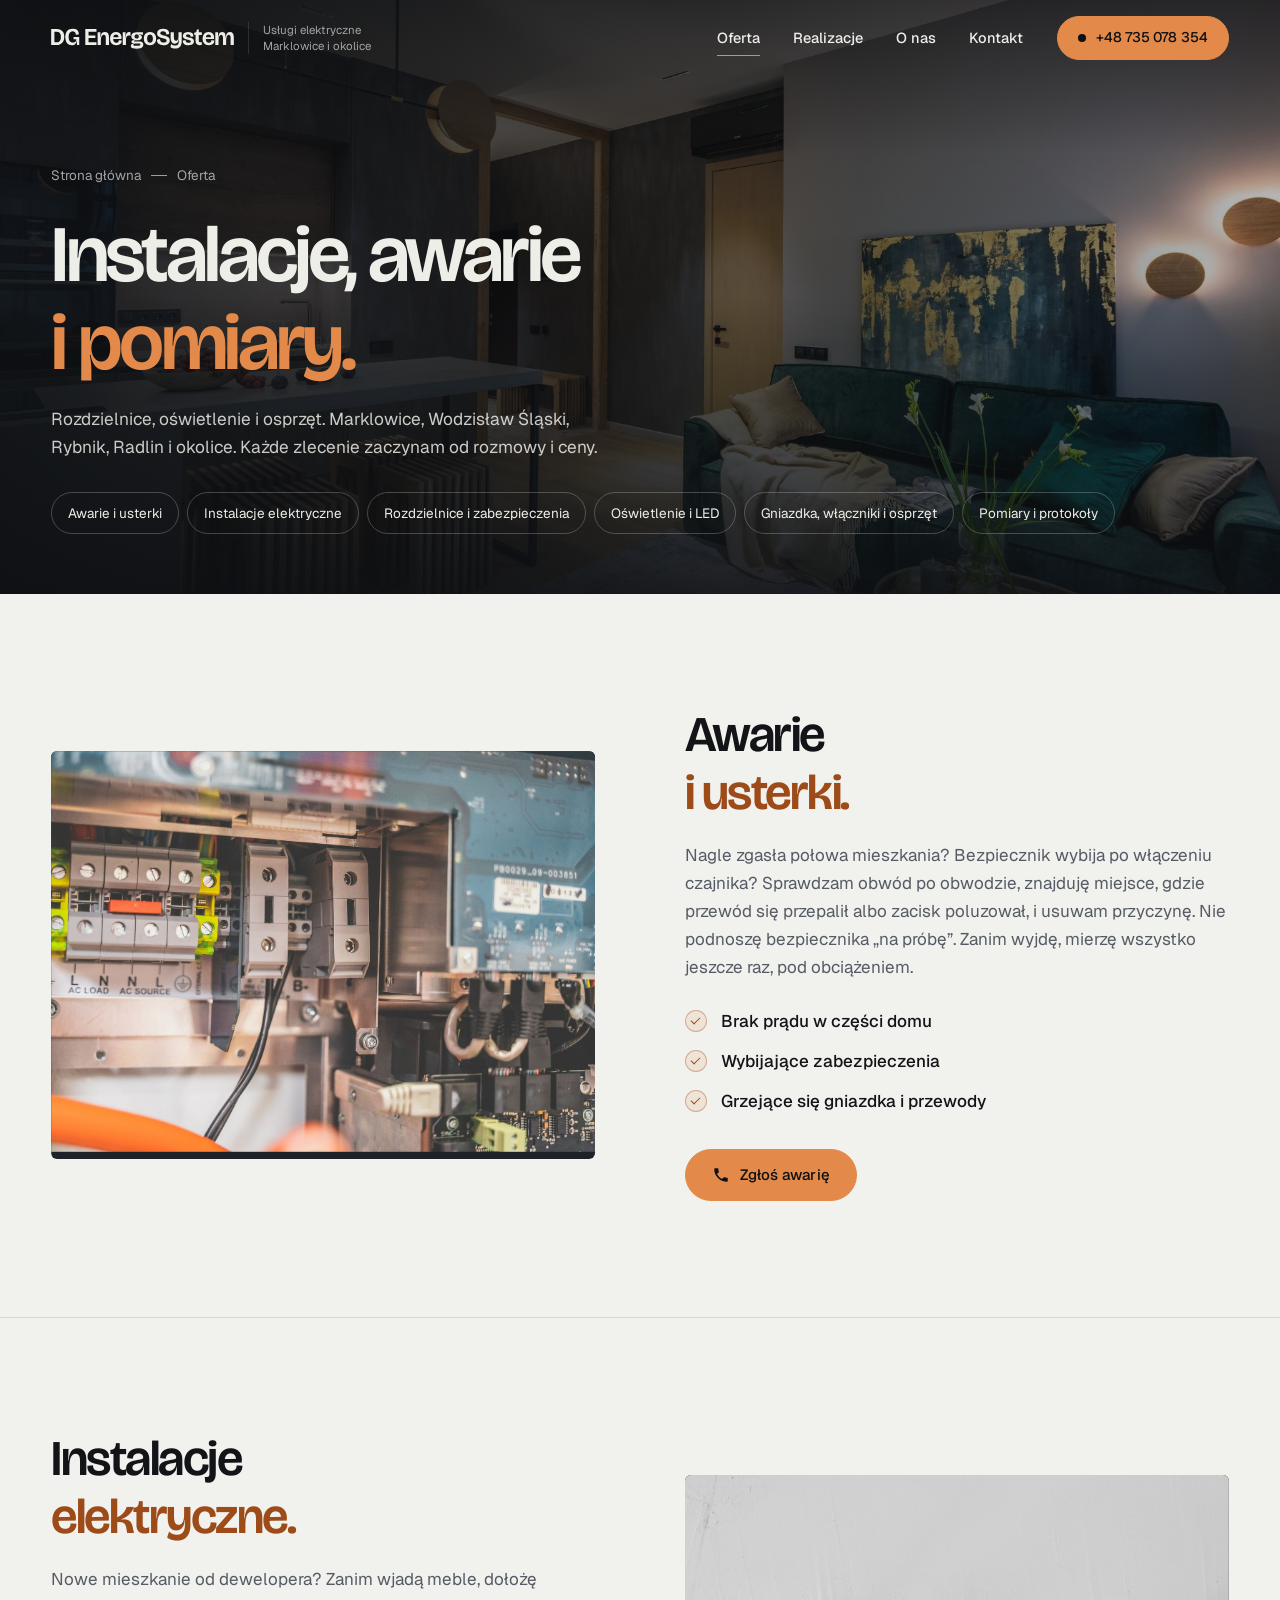
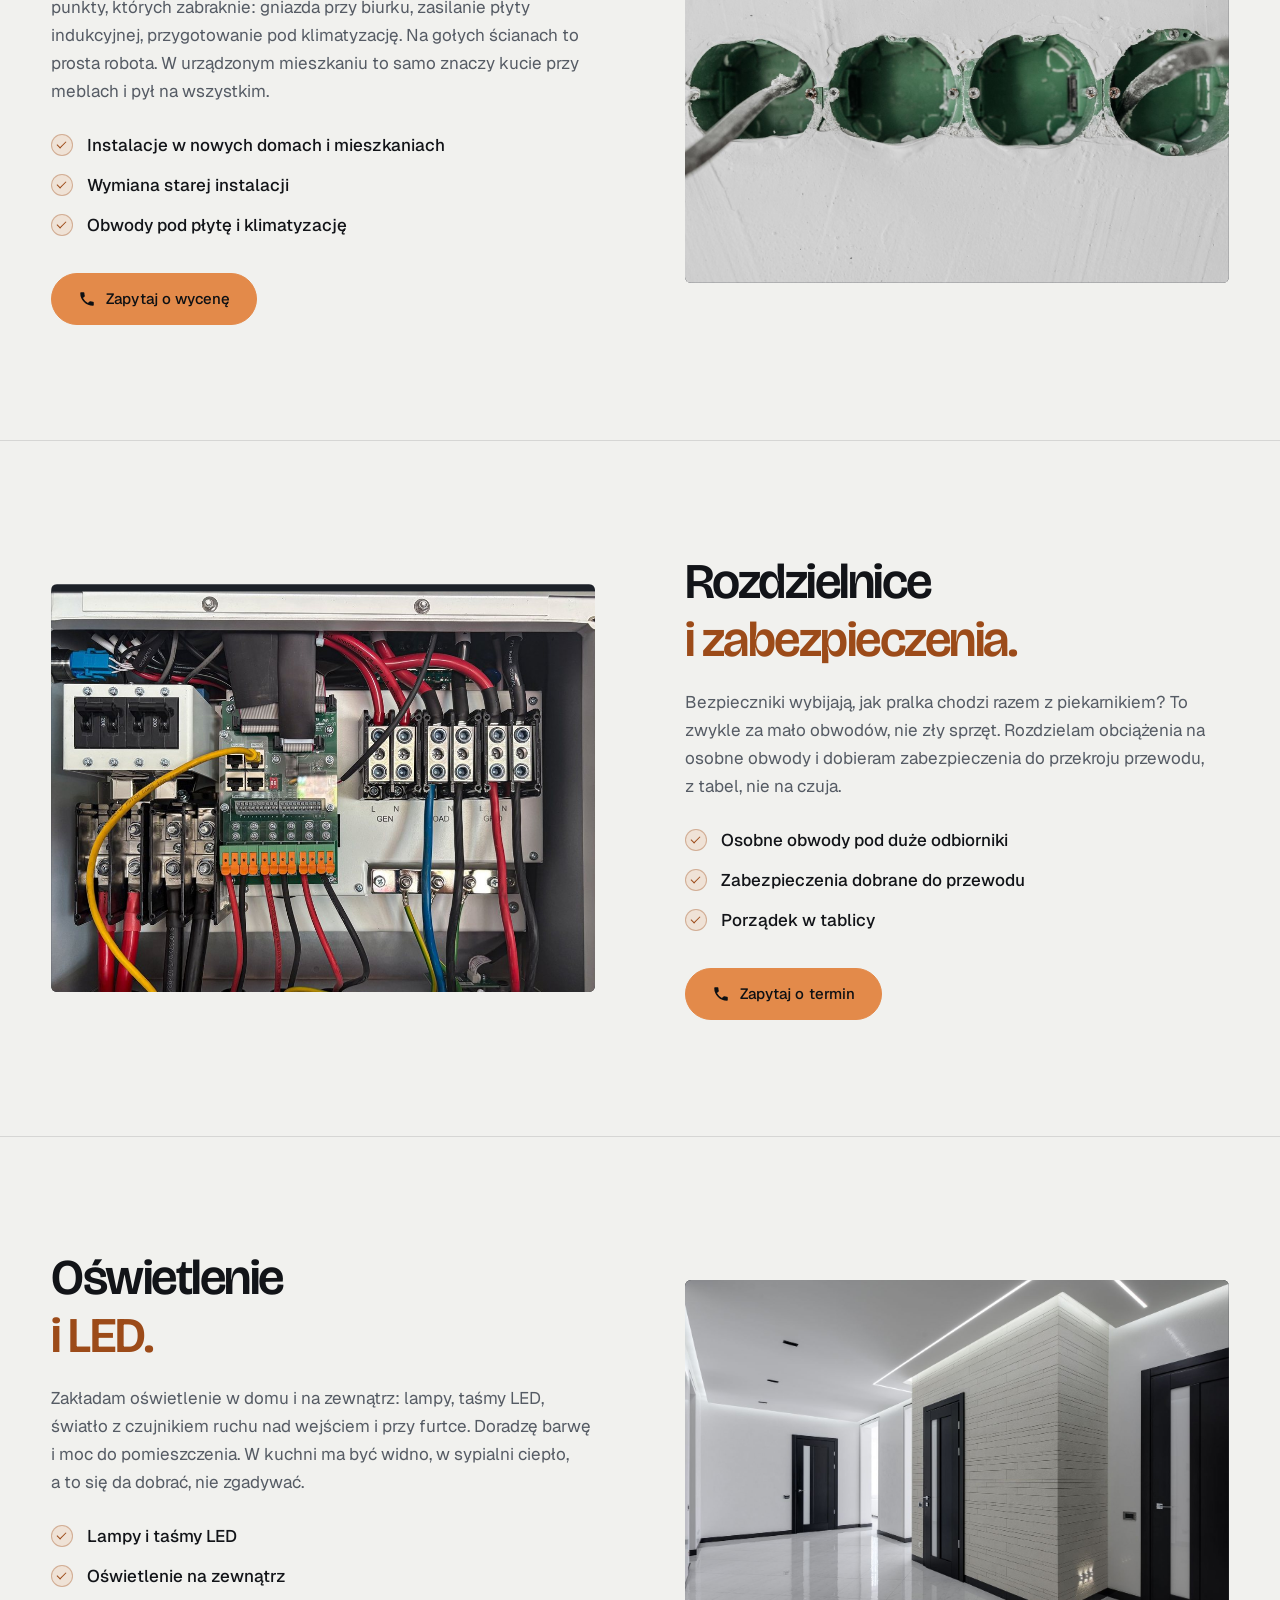
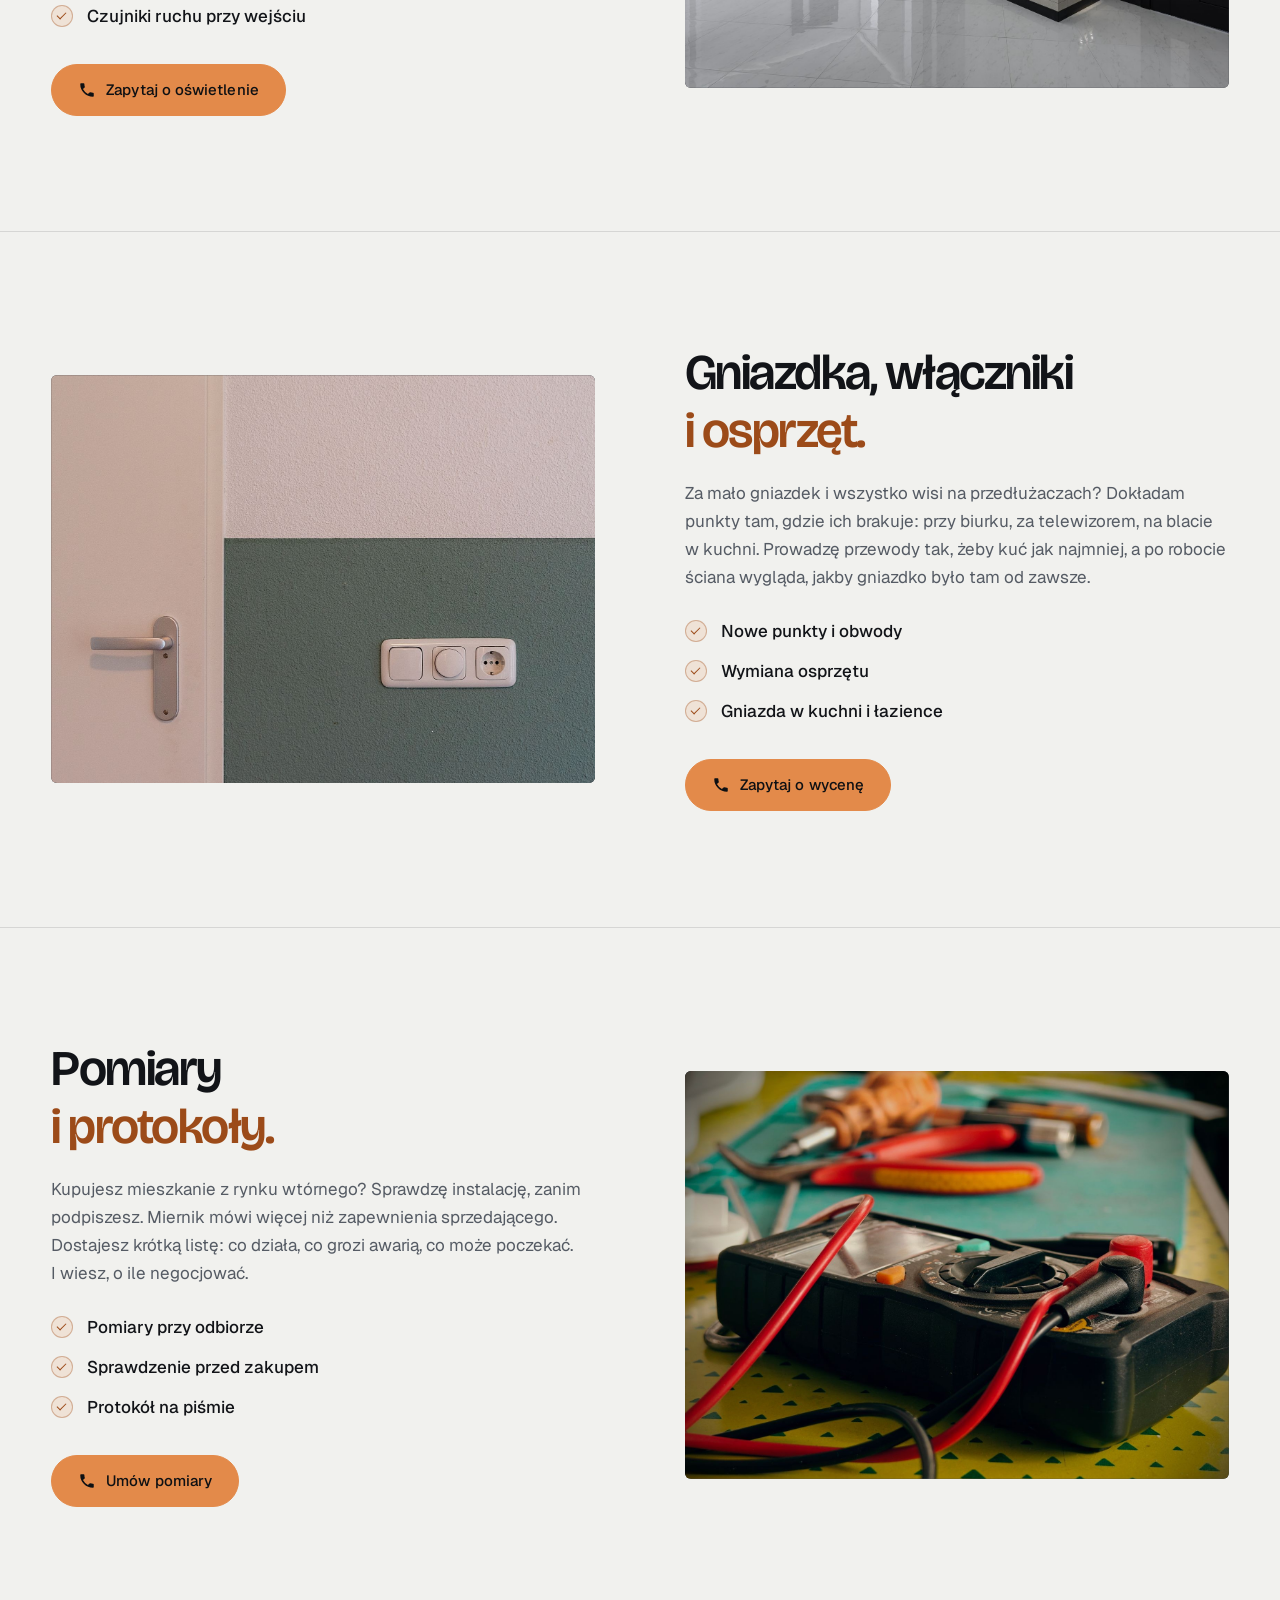
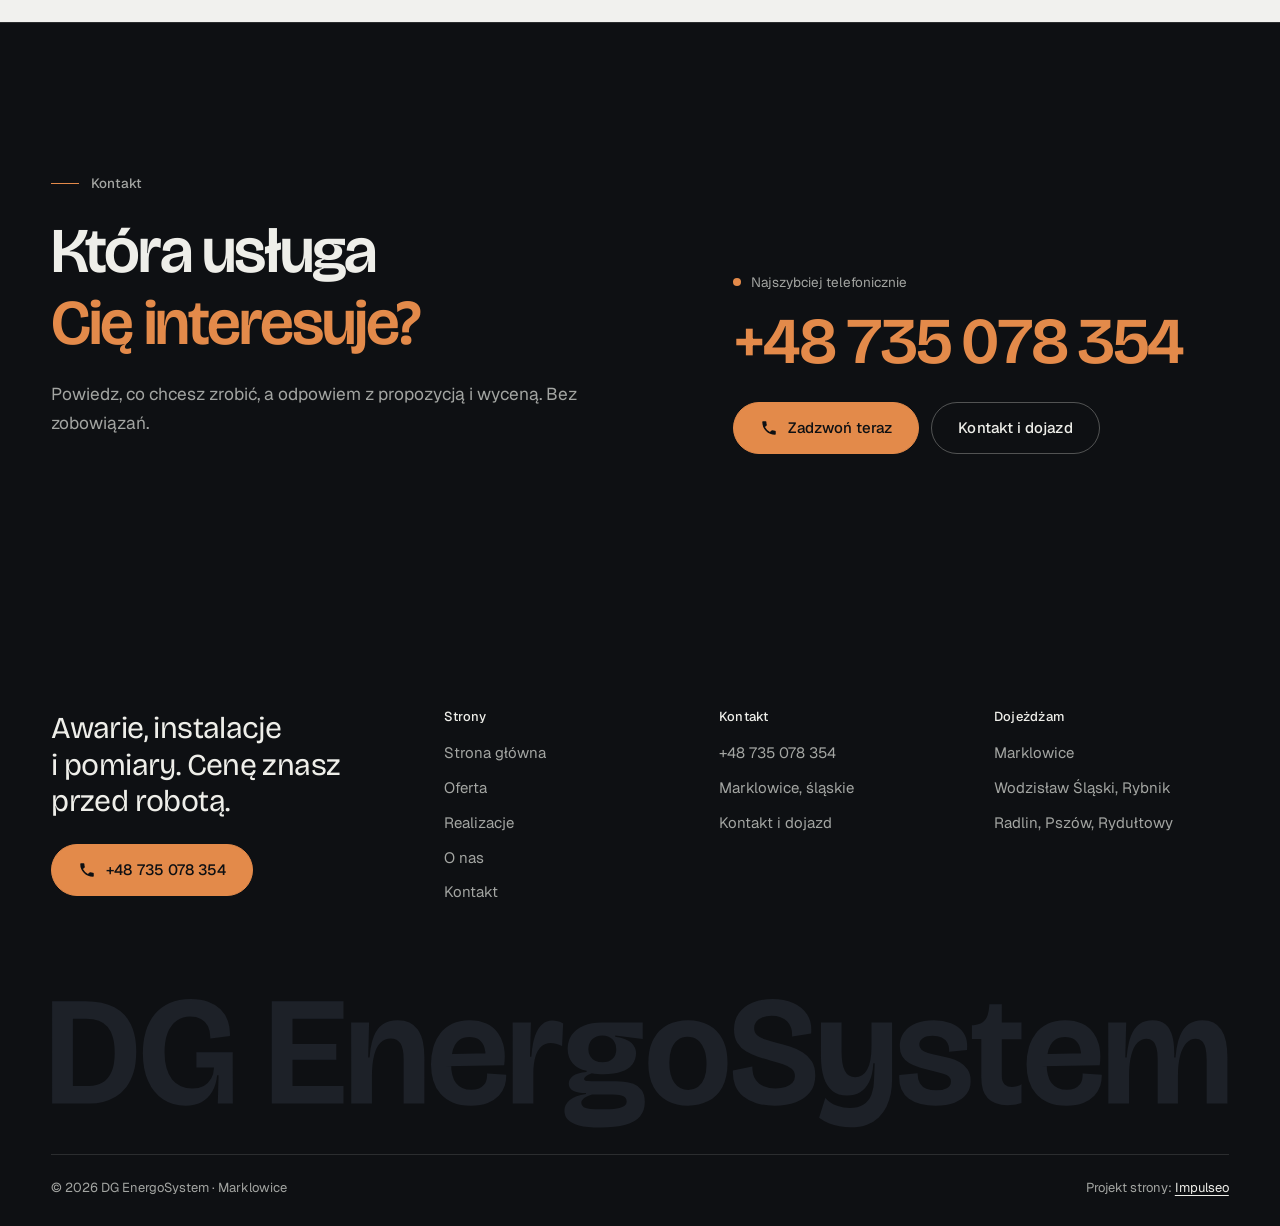
<file: oferta.html>
<!DOCTYPE html>
<html lang="pl">
<head>
<meta charset="UTF-8">
<meta name="viewport" content="width=device-width, initial-scale=1.0">
<title>Oferta - DG EnergoSystem, elektryk Marklowice</title>
<meta name="description" content="Awarie, instalacje elektryczne, rozdzielnice, oświetlenie LED, gniazdka i pomiary z protokołem. Marklowice, Wodzisław Śląski, Rybnik, Radlin i okolice.">
<link rel="canonical" href="https://impulseo-pl.github.io/dg-energosystem/oferta.html">
<meta name="robots" content="noindex, nofollow">
<meta name="theme-color" content="#0E1013">
<meta property="og:type" content="website">
<meta property="og:locale" content="pl_PL">
<meta property="og:site_name" content="DG EnergoSystem">
<meta property="og:title" content="Oferta - DG EnergoSystem, elektryk Marklowice">
<meta property="og:description" content="Awarie, instalacje elektryczne, rozdzielnice, oświetlenie LED, gniazdka i pomiary z protokołem. Marklowice, Wodzisław Śląski, Rybnik, Radlin i okolice.">
<meta property="og:url" content="https://impulseo-pl.github.io/dg-energosystem/oferta.html">
<meta property="og:image" content="https://impulseo-pl.github.io/dg-energosystem/img/og.jpg">
<meta property="og:image:width" content="1200">
<meta property="og:image:height" content="630">
<meta name="twitter:card" content="summary_large_image">
<script>(function(){var d=document.documentElement;d.classList.add('js');try{if(!window.matchMedia('(prefers-reduced-motion: reduce)').matches)d.classList.add('anim');}catch(e){}setTimeout(function(){if(!d.classList.contains('anim-ok'))d.classList.remove('anim');},3500);})();</script>

<link rel="preload" as="image" href="img/head-oferta.jpg" fetchpriority="high">
<link rel="preconnect" href="https://fonts.googleapis.com">
<link rel="preconnect" href="https://fonts.gstatic.com" crossorigin>
<link href="https://fonts.googleapis.com/css2?family=Bricolage+Grotesque:opsz,wght@12..96,400..700&family=Geist:wght@400..600&display=swap" rel="stylesheet">
<link rel="stylesheet" href="assets/styles.css?v=20261022a">
<script src="assets/lenis.min.js?v=1.1.20" defer></script>
<script src="assets/main.js?v=20261022a" defer></script>
</head>
<body>
<a class="skip" href="#tresc">Przejdź do treści</a>
<header class="site-head">
<div class="head-in">
  <a class="brand" href="index.html" aria-label="DG EnergoSystem - strona główna">
    <span class="znak"><svg class="wm" viewBox="38 -700 7596 870" role="img" aria-label="DG EnergoSystem"><path pathLength="1" style="--i:0.0" d="M108.1334228515625 0.0V-113.1336669921875H285.26666259765625Q333.1331787109375 -113.1336669921875 369.8997802734375 -134.73358154296875Q406.6663818359375 -156.33349609375 427.5997009277344 -203.43341064453125Q448.53302001953125 -250.5333251953125 448.53302001953125 -328.0Q448.53302001953125 -383.73333740234375 437.3996887207031 -424.93328857421875Q426.266357421875 -466.13323974609375 403.7663879394531 -493.16650390625Q381.26641845703125 -520.1997680664062 346.6998291015625 -533.5330505371094Q312.13323974609375 -546.8663330078125 264.53338623046875 -546.8663330078125H108.1334228515625V-660.0H259.4000244140625Q373.7333984375 -660.0 446.2667541503906 -621.0Q518.8001098632812 -582.0 553.1334533691406 -509.5Q587.466796875 -437.0 587.466796875 -336.26666259765625Q587.466796875 -258.26666259765625 570.2334594726562 -201.26666259765625Q553.0001220703125 -144.26666259765625 522.6667785644531 -105.26666259765625Q492.33343505859375 -66.26666259765625 454.1334228515625 -43.26666259765625Q415.93341064453125 -20.26666259765625 373.2667236328125 -10.133331298828125Q330.60003662109375 0.0 288.933349609375 0.0ZM44.7999267578125 0.0V-660.0H178.80035400390625V0.0Z"/><path pathLength="1" style="--i:0.31" d="M905.0665893554688 13.73333740234375Q821.7332153320312 13.73333740234375 759.8332214355469 -27.66668701171875Q697.9332275390625 -69.06671142578125 663.9665832519531 -145.300048828125Q629.9999389648438 -221.53338623046875 629.9999389648438 -325.0Q629.9999389648438 -400.86663818359375 649.0332641601562 -464.4999694824219Q668.0665893554688 -528.13330078125 706.6665954589844 -575.0999755859375Q745.2666015625 -622.066650390625 803.3999633789062 -647.8999938964844Q861.5333251953125 -673.7333374023438 940.0000610351562 -673.7333374023438Q1003.0668334960938 -673.7333374023438 1050.9002075195312 -656.5999755859375Q1098.7335815429688 -639.4666137695312 1131.1335754394531 -607.8665771484375Q1163.5335693359375 -576.2665405273438 1178.8002014160156 -532.6998596191406Q1194.0668334960938 -489.1331787109375 1192.0001220703125 -435.9998779296875L1065.5330810546875 -419.86651611328125Q1066.1997680664062 -467.53314208984375 1050.3998107910156 -498.5664367675781Q1034.599853515625 -529.5997314453125 1005.2332458496094 -545.19970703125Q975.8666381835938 -560.7996826171875 935.0667114257812 -560.7996826171875Q887.533447265625 -560.7996826171875 850.2001953125 -535.5330505371094Q812.866943359375 -510.26641845703125 791.5003356933594 -459.3331604003906Q770.1337280273438 -408.39990234375 770.1337280273438 -330.86669921875Q770.1337280273438 -272.66680908203125 782.6670227050781 -228.56686401367188Q795.2003173828125 -184.4669189453125 818.6669311523438 -155.366943359375Q842.133544921875 -126.2669677734375 875.1001586914062 -111.63363647460938Q908.0667724609375 -97.00030517578125 947.9334106445312 -97.00030517578125Q992.5999755859375 -97.00030517578125 1023.333251953125 -113.70025634765625Q1054.0665283203125 -130.40020751953125 1070.8331604003906 -160.83343505859375Q1087.5997924804688 -191.26666259765625 1089.1997680664062 -232.93316650390625H975.5999145507812V-331.46673583984375H1210.0001220703125V-215.199951171875L1210.533447265625 0.0H1113.6665649414062L1118.4664916992188 -182.2666015625H1109.4664916992188Q1102.8665161132812 -118.93328857421875 1077.033203125 -75.13330078125Q1051.1998901367188 -31.33331298828125 1007.89990234375 -8.79998779296875Q964.5999145507812 13.73333740234375 905.0665893554688 13.73333740234375Z"/><path pathLength="1" style="--i:0.62" d="M1461.7999267578125 0.0V-660.0H1595.8003540039062V0.0ZM1554.2670288085938 0.0V-113.1336669921875H1924.4667358398438V0.0ZM1554.2670288085938 -281.599853515625V-384.466796875H1878.2000732421875V-281.599853515625ZM1554.2670288085938 -546.8663330078125V-660.0H1924.4667358398438V-546.8663330078125Z"/><path pathLength="1" style="--i:0.92" d="M1974.2666015625 0.0V-277.40032958984375L1973.7332763671875 -523.2000732421875H2089.6669311523438L2083.8003540039062 -296.4669189453125H2092.3336791992188Q2098.3336791992188 -378.2001953125 2119.2669982910156 -431.3668212890625Q2140.2003173828125 -484.533447265625 2178.4002990722656 -510.86676025390625Q2216.6002807617188 -537.2000732421875 2273.866943359375 -537.2000732421875Q2360.6669311523438 -537.2000732421875 2403.500274658203 -477.80010986328125Q2446.3336181640625 -418.400146484375 2446.3336181640625 -298.20025634765625V0.0H2312.599853515625V-284.400146484375Q2312.599853515625 -353.333251953125 2292.766571044922 -386.5998229980469Q2272.9332885742188 -419.86639404296875 2228.666748046875 -419.86639404296875Q2191.4668579101562 -419.86639404296875 2164.3335876464844 -394.1997985839844Q2137.2003173828125 -368.533203125 2122.600341796875 -313.6666564941406Q2108.0003662109375 -258.80010986328125 2108.0003662109375 -169.93359375V0.0Z"/><path pathLength="1" style="--i:1.23" d="M2746.800048828125 13.73333740234375Q2677.3999633789062 13.73333740234375 2628.633270263672 -6.833343505859375Q2579.8665771484375 -27.4000244140625 2548.8665771484375 -63.966705322265625Q2517.8665771484375 -100.53338623046875 2503.4332580566406 -148.800048828125Q2488.9999389648438 -197.06671142578125 2488.9999389648438 -252.73333740234375Q2488.9999389648438 -309.73333740234375 2503.633270263672 -361.0666809082031Q2518.2666015625 -412.4000244140625 2548.4999389648438 -451.9667053222656Q2578.7332763671875 -491.53338623046875 2625.766632080078 -514.3667297363281Q2672.7999877929688 -537.2000732421875 2737.6000366210938 -537.2000732421875Q2800.2667846679688 -537.2000732421875 2846.2334899902344 -515.5667114257812Q2892.2001953125 -493.933349609375 2920.8002014160156 -454.7333068847656Q2949.4002075195312 -415.53326416015625 2959.5001831054688 -362.66656494140625Q2969.6001586914062 -309.79986572265625 2961.0001220703125 -246.86651611328125L2572.133544921875 -240.599853515625V-318.20001220703125L2859.93310546875 -323.4666748046875L2839.4664306640625 -278.59991455078125Q2843.866455078125 -325.9332275390625 2833.9664916992188 -359.5665283203125Q2824.0665283203125 -393.1998291015625 2800.466583251953 -411.2998046875Q2776.8666381835938 -429.3997802734375 2737.6000366210938 -429.3997802734375Q2695.8001098632812 -429.3997802734375 2669.266845703125 -408.1331481933594Q2642.7335815429688 -386.86651611328125 2630.666961669922 -348.4999084472656Q2618.600341796875 -310.13330078125 2618.600341796875 -258.86669921875Q2618.600341796875 -172.80010986328125 2651.3335876464844 -130.60018920898438Q2684.0668334960938 -88.4002685546875 2748.6000366210938 -88.4002685546875Q2778.7332763671875 -88.4002685546875 2798.7332153320312 -96.93356323242188Q2818.733154296875 -105.46685791015625 2830.733123779297 -120.30014038085938Q2842.7330932617188 -135.1334228515625 2847.3997497558594 -154.03338623046875Q2852.06640625 -172.933349609375 2850.7997436523438 -193.4000244140625L2974.0001220703125 -185.933349609375Q2975.9334716796875 -149.2000732421875 2964.5668334960938 -113.80007934570312Q2953.2001953125 -78.40008544921875 2926.266876220703 -49.7333984375Q2899.3335571289062 -21.06671142578125 2854.9668579101562 -3.66668701171875Q2810.6001586914062 13.73333740234375 2746.800048828125 13.73333740234375Z"/><path pathLength="1" style="--i:1.54" d="M3016.2666015625 0.0V-270.20025634765625L3015.7332763671875 -523.2000732421875H3133.6002807617188L3127.7337036132812 -301.20025634765625H3136.2670288085938Q3142.2670288085938 -386.5335693359375 3160.4336853027344 -437.8335266113281Q3178.600341796875 -489.13348388671875 3206.9669799804688 -512.033447265625Q3235.3336181640625 -534.9334106445312 3271.2669067382812 -534.9334106445312Q3287.93359375 -534.9334106445312 3305.9669494628906 -530.6000671386719Q3324.0003051757812 -526.2667236328125 3341.6669921875 -516.86669921875L3334.4669799804688 -370.19952392578125Q3314.866943359375 -381.06622314453125 3296.000244140625 -386.0995788574219Q3277.133544921875 -391.1329345703125 3260.266845703125 -391.1329345703125Q3225.06689453125 -391.1329345703125 3200.2669372558594 -368.3330078125Q3175.4669799804688 -345.5330810546875 3162.3670043945312 -301.466552734375Q3149.2670288085938 -257.4000244140625 3149.2670288085938 -194.33355712890625V0.0Z"/><path pathLength="1" style="--i:1.85" d="M3582.8666381835938 155.3333740234375Q3494.3999633789062 155.3333740234375 3443.4666137695312 141.46670532226562Q3392.5332641601562 127.60003662109375 3371.199920654297 103.50003051757812Q3349.8665771484375 79.4000244140625 3349.8665771484375 48.20001220703125Q3349.8665771484375 5.0 3384.7332458496094 -22.166656494140625Q3419.5999145507812 -49.33331298828125 3488.7332153320312 -60.6666259765625V-67.2666015625Q3435.0665893554688 -67.2666015625 3406.466583251953 -82.89996337890625Q3377.8665771484375 -98.5333251953125 3377.8665771484375 -128.20001220703125Q3377.8665771484375 -155.86669921875 3404.3665771484375 -177.2667236328125Q3430.8665771484375 -198.666748046875 3492.7332153320312 -203.4666748046875V-211.5333251953125Q3434.4666137695312 -222.933349609375 3402.4666137695312 -260.3333435058594Q3370.4666137695312 -297.73333740234375 3370.4666137695312 -354.3333740234375Q3370.4666137695312 -405.2667236328125 3397.2332763671875 -443.00006103515625Q3423.9999389648438 -480.7333984375 3474.066619873047 -501.96673583984375Q3524.13330078125 -523.2000732421875 3593.6666870117188 -523.2000732421875H3854.800048828125V-416.7998046875L3677.2666625976562 -439.53314208984375V-430.733154296875Q3754.1334228515625 -419.1998291015625 3782.966766357422 -390.9665222167969Q3811.8001098632812 -362.73321533203125 3811.8001098632812 -323.59991455078125Q3811.8001098632812 -284.7332763671875 3788.7667846679688 -253.99996948242188Q3765.7334594726562 -223.26666259765625 3719.1334533691406 -205.83334350585938Q3672.533447265625 -188.4000244140625 3602.4000854492188 -188.4000244140625Q3582.0000610351562 -188.4000244140625 3562.433349609375 -190.13336181640625Q3542.8666381835938 -191.86669921875 3526.3333129882812 -195.86669921875Q3500.0001220703125 -185.93341064453125 3488.2334899902344 -176.16677856445312Q3476.4668579101562 -166.400146484375 3476.4668579101562 -157.8668212890625Q3476.4668579101562 -151.53350830078125 3482.6001586914062 -148.50018310546875Q3488.7334594726562 -145.46685791015625 3499.4334106445312 -144.46685791015625Q3510.1333618164062 -143.46685791015625 3523.066650390625 -143.46685791015625H3681.7333374023438Q3700.86669921875 -143.46685791015625 3731.8333740234375 -141.10018920898438Q3762.800048828125 -138.7335205078125 3794.300048828125 -126.766845703125Q3825.800048828125 -114.8001708984375 3847.0667114257812 -87.26681518554688Q3868.3333740234375 -59.73345947265625 3868.3333740234375 -9.1334228515625Q3868.3333740234375 47.13330078125 3837.233367919922 83.39999389648438Q3806.1333618164062 119.66668701171875 3743.066680908203 137.50003051757812Q3680.0 155.3333740234375 3582.8666381835938 155.3333740234375ZM3579.933349609375 37.59967041015625Q3651.199951171875 37.59967041015625 3687.9998779296875 31.633026123046875Q3724.7998046875 25.6663818359375 3738.133087158203 14.4664306640625Q3751.4663696289062 3.2664794921875 3751.4663696289062 -11.80010986328125Q3751.4663696289062 -29.00006103515625 3741.999725341797 -38.60003662109375Q3732.5330810546875 -48.20001220703125 3717.866455078125 -52.366668701171875Q3703.1998291015625 -56.5333251953125 3687.833221435547 -57.29998779296875Q3672.4666137695312 -58.066650390625 3660.4000244140625 -58.066650390625H3527.7999877929688Q3488.3334350585938 -43.86669921875 3473.5001525878906 -31.7000732421875Q3458.6668701171875 -19.533447265625 3458.6668701171875 -2.7335205078125Q3458.6668701171875 15.26641845703125 3474.0335083007812 23.766387939453125Q3489.400146484375 32.266357421875 3516.7001037597656 34.933013916015625Q3544.0000610351562 37.59967041015625 3579.933349609375 37.59967041015625ZM3596.4000244140625 -265.7335205078125Q3637.1998901367188 -265.7335205078125 3660.6997985839844 -288.5334777832031Q3684.19970703125 -311.33343505859375 3684.19970703125 -350.60003662109375Q3684.19970703125 -390.13330078125 3659.7998046875 -414.56658935546875Q3635.39990234375 -438.9998779296875 3594.6000366210938 -438.9998779296875Q3553.4668579101562 -438.9998779296875 3528.7002868652344 -414.2999267578125Q3503.9337158203125 -389.5999755859375 3503.9337158203125 -351.4000244140625Q3503.9337158203125 -325.7333984375 3515.2669982910156 -306.33343505859375Q3526.6002807617188 -286.9334716796875 3547.4335327148438 -276.33349609375Q3568.2667846679688 -265.7335205078125 3596.4000244140625 -265.7335205078125Z"/><path pathLength="1" style="--i:2.15" d="M4146.4666748046875 13.73333740234375Q4072.5999755859375 13.73333740234375 4014.6666259765625 -16.633331298828125Q3956.7332763671875 -47.0 3923.8666076660156 -108.10000610351562Q3890.9999389648438 -169.20001220703125 3890.9999389648438 -261.13336181640625Q3890.9999389648438 -355.46673583984375 3924.833282470703 -416.43341064453125Q3958.6666259765625 -477.40008544921875 4016.566650390625 -507.3000793457031Q4074.4666748046875 -537.2000732421875 4147.066711425781 -537.2000732421875Q4222.1334228515625 -537.2000732421875 4279.5667724609375 -506.5667419433594Q4337.0001220703125 -475.93341064453125 4369.5001220703125 -414.7000732421875Q4402.0001220703125 -353.46673583984375 4402.0001220703125 -260.800048828125Q4402.0001220703125 -166.20001220703125 4368.433441162109 -105.36666870117188Q4334.866760253906 -44.5333251953125 4276.966735839844 -15.399993896484375Q4219.066711425781 13.73333740234375 4146.4666748046875 13.73333740234375ZM4149.133361816406 -87.93359375Q4186.533264160156 -87.93359375 4212.599853515625 -107.30023193359375Q4238.666442871094 -126.6668701171875 4252.5997314453125 -164.00015258789062Q4266.533020019531 -201.33343505859375 4266.533020019531 -253.66668701171875Q4266.533020019531 -309.6666259765625 4251.733062744141 -348.7665710449219Q4236.93310546875 -387.86651611328125 4209.499847412109 -409.1331481933594Q4182.066589355469 -430.3997802734375 4143.666687011719 -430.3997802734375Q4107.0001220703125 -430.3997802734375 4080.8002014160156 -410.49981689453125Q4054.6002807617188 -390.599853515625 4040.533660888672 -352.8665771484375Q4026.467041015625 -315.13330078125 4026.467041015625 -262.60003662109375Q4026.467041015625 -180.466796875 4058.9669494628906 -134.2001953125Q4091.4668579101562 -87.93359375 4149.133361816406 -87.93359375Z"/><path pathLength="1" style="--i:2.46" d="M4705.533386230469 13.73333740234375Q4639.266662597656 13.73333740234375 4588.0999755859375 -1.600006103515625Q4536.933288574219 -16.933349609375 4502.199951171875 -46.13336181640625Q4467.466613769531 -75.3333740234375 4450.833282470703 -117.56671142578125Q4434.199951171875 -159.800048828125 4436.7332763671875 -213.13336181640625L4561.933654785156 -239.466796875Q4561.53369140625 -187.6002197265625 4581.433654785156 -156.56692504882812Q4601.3336181640625 -125.53363037109375 4635.733551025391 -111.50030517578125Q4670.133483886719 -97.46697998046875 4711.1334228515625 -97.46697998046875Q4748.866638183594 -97.46697998046875 4776.9332275390625 -107.10028076171875Q4804.999816894531 -116.73358154296875 4820.8997802734375 -134.36685180664062Q4836.799743652344 -152.0001220703125 4836.799743652344 -176.13336181640625Q4836.799743652344 -206.2666015625 4815.999786376953 -224.29989624023438Q4795.1998291015625 -242.33319091796875 4760.366546630859 -253.99984741210938Q4725.533264160156 -265.66650390625 4683.6666259765625 -276.1331787109375Q4640.6666259765625 -287.33319091796875 4598.299957275391 -301.1665344238281Q4555.933288574219 -314.9998779296875 4521.066619873047 -336.3332214355469Q4486.199951171875 -357.66656494140625 4464.966613769531 -391.8665771484375Q4443.7332763671875 -426.06658935546875 4443.7332763671875 -476.99993896484375Q4443.7332763671875 -538.066650390625 4474.766632080078 -582.1333312988281Q4505.799987792969 -626.2000122070312 4561.700012207031 -649.9666748046875Q4617.600036621094 -673.7333374023438 4691.3333740234375 -673.7333374023438Q4766.933410644531 -673.7333374023438 4825.400115966797 -648.4333190917969Q4883.8668212890625 -623.13330078125 4915.666839599609 -573.8666076660156Q4947.466857910156 -524.5999145507812 4941.533508300781 -452.19989013671875L4818.066467285156 -431.66650390625Q4820.133117675781 -464.06646728515625 4811.7998046875 -488.7997741699219Q4803.466491699219 -513.5330810546875 4786.299865722656 -530.5997314453125Q4769.133239746094 -547.6663818359375 4743.933288574219 -556.5663757324219Q4718.733337402344 -565.4663696289062 4686.3333740234375 -565.4663696289062Q4650.266784667969 -565.4663696289062 4625.2335205078125 -555.3330688476562Q4600.200256347656 -545.1997680664062 4586.900299072266 -527.3331604003906Q4573.600341796875 -509.466552734375 4573.600341796875 -485.86663818359375Q4573.600341796875 -457.93341064453125 4592.933624267578 -440.8667907714844Q4612.266906738281 -423.8001708984375 4646.133514404297 -412.766845703125Q4680.0001220703125 -401.7335205078125 4722.60009765625 -391.00018310546875Q4765.866760253906 -379.8001708984375 4808.833435058594 -365.9668273925781Q4851.800109863281 -352.13348388671875 4888.133453369141 -329.70013427734375Q4924.466796875 -307.26678466796875 4946.300140380859 -271.60009765625Q4968.133483886719 -235.93341064453125 4968.133483886719 -181.3333740234375Q4968.133483886719 -117.4666748046875 4934.966796875 -74.0Q4901.800109863281 -30.5333251953125 4842.766754150391 -8.399993896484375Q4783.7333984375 13.73333740234375 4705.533386230469 13.73333740234375Z"/><path pathLength="1" style="--i:2.77" d="M5194.933349609375 153.60003662109375Q5161.7333984375 153.60003662109375 5125.333404541016 147.2667236328125Q5088.933410644531 140.93341064453125 5054.800048828125 127.26678466796875Q5020.666687011719 113.60015869140625 4992.866638183594 92.6002197265625L5032.533264160156 -35.2003173828125Q5065.333312988281 0.399658203125 5108.366668701172 14.9329833984375Q5151.4000244140625 29.46630859375 5189.5999755859375 29.46630859375Q5244.9998779296875 29.46630859375 5279.833190917969 6.366363525390625Q5314.66650390625 -16.73358154296875 5330.999847412109 -58.633514404296875Q5347.333190917969 -100.533447265625 5347.333190917969 -156.93341064453125L5351.3331298828125 -260.39990234375H5342.599792480469Q5338.466491699219 -186.6666259765625 5315.966522216797 -140.566650390625Q5293.466552734375 -94.4666748046875 5257.133239746094 -73.20001220703125Q5220.7999267578125 -51.933349609375 5174.2666015625 -51.933349609375Q5116.199951171875 -51.933349609375 5078.833282470703 -81.4666748046875Q5041.466613769531 -111.0 5022.999938964844 -168.20001220703125Q5004.533264160156 -225.4000244140625 5004.533264160156 -307.86676025390625V-523.2000732421875H5137.53369140625V-340.000244140625Q5137.53369140625 -251.80029296875 5158.600311279297 -210.53366088867188Q5179.666931152344 -169.26702880859375 5225.33349609375 -169.26702880859375Q5250.1334228515625 -169.26702880859375 5269.9000244140625 -181.50033569335938Q5289.6666259765625 -193.733642578125 5303.133239746094 -218.70025634765625Q5316.599853515625 -243.6668701171875 5323.599822998047 -281.23345947265625Q5330.599792480469 -318.800048828125 5330.599792480469 -368.46661376953125V-523.2000732421875H5463.6002197265625V-152.800048828125Q5463.6002197265625 -107.333251953125 5455.000183105469 -62.76654052734375Q5446.400146484375 -18.1998291015625 5427.333435058594 20.700164794921875Q5408.2667236328125 59.60015869140625 5377.300018310547 89.60012817382812Q5346.333312988281 119.60009765625 5301.233306884766 136.60006713867188Q5256.13330078125 153.60003662109375 5194.933349609375 153.60003662109375Z"/><path pathLength="1" style="--i:3.08" d="M5743.866760253906 13.73333740234375Q5692.466735839844 13.73333740234375 5648.433380126953 3.23333740234375Q5604.4000244140625 -7.26666259765625 5572.233337402344 -30.26666259765625Q5540.066650390625 -53.26666259765625 5523.366638183594 -91.5Q5506.6666259765625 -129.73333740234375 5509.933288574219 -184.20001220703125L5628.000305175781 -194.86669921875Q5628.1336669921875 -155.466796875 5642.733642578125 -131.03350830078125Q5657.3336181640625 -106.6002197265625 5684.200225830078 -95.66690063476562Q5711.066833496094 -84.73358154296875 5748.0667724609375 -84.73358154296875Q5790.2666015625 -84.73358154296875 5816.766540527344 -98.96685791015625Q5843.2664794921875 -113.20013427734375 5843.2664794921875 -142.2000732421875Q5843.2664794921875 -161.33331298828125 5831.399871826172 -172.63327026367188Q5819.533264160156 -183.9332275390625 5794.0333251953125 -191.966552734375Q5768.533386230469 -199.9998779296875 5727.533386230469 -209.19989013671875Q5680.799987792969 -220.333251953125 5641.399963378906 -231.99993896484375Q5601.999938964844 -243.6666259765625 5573.133270263672 -260.86663818359375Q5544.2666015625 -278.066650390625 5528.7332763671875 -304.4333190917969Q5513.199951171875 -330.79998779296875 5513.199951171875 -370.5999755859375Q5513.199951171875 -422.66668701171875 5540.966644287109 -459.8333740234375Q5568.733337402344 -497.00006103515625 5618.200042724609 -517.1000671386719Q5667.666748046875 -537.2000732421875 5733.0001220703125 -537.2000732421875Q5792.400146484375 -537.2000732421875 5843.400177001953 -518.2000732421875Q5894.400207519531 -499.2000732421875 5923.833557128906 -457.00006103515625Q5953.266906738281 -414.800048828125 5946.866882324219 -345.933349609375L5831.266540527344 -333.73333740234375Q5834.266540527344 -368.06658935546875 5821.133239746094 -391.0998840332031Q5807.999938964844 -414.1331787109375 5783.5333251953125 -425.6998291015625Q5759.066711425781 -437.2664794921875 5725.60009765625 -437.2664794921875Q5685.2001953125 -437.2664794921875 5662.033599853516 -421.5665283203125Q5638.867004394531 -405.8665771484375 5638.867004394531 -380.4666748046875Q5638.867004394531 -359.60009765625 5653.166961669922 -346.8334655761719Q5667.4669189453125 -334.06683349609375 5695.033538818359 -326.3001708984375Q5722.600158691406 -318.53350830078125 5762.133483886719 -310.06683349609375Q5796.666809082031 -303.33349609375 5833.133483886719 -293.2668151855469Q5869.600158691406 -283.20013427734375 5900.666839599609 -265.6334533691406Q5931.7335205078125 -248.0667724609375 5951.066864013672 -218.86676025390625Q5970.400207519531 -189.666748046875 5970.400207519531 -144.2000732421875Q5970.400207519531 -96.2667236328125 5943.800201416016 -60.60003662109375Q5917.2001953125 -24.933349609375 5866.8001708984375 -5.600006103515625Q5816.400146484375 13.73333740234375 5743.866760253906 13.73333740234375Z"/><path pathLength="1" style="--i:3.38" d="M6206.8001708984375 10.933349609375Q6123.133361816406 10.933349609375 6081.0999755859375 -33.233367919921875Q6039.066589355469 -77.40008544921875 6039.066589355469 -167.80023193359375V-416.93310546875H5978.399963378906V-505.33331298828125H5990.733154296875Q6041.5333251953125 -511.20001220703125 6063.133392333984 -538.3001098632812Q6084.733459472656 -565.4002075195312 6089.400146484375 -619.8004150390625L6091.266784667969 -640.2001342773438H6171.333679199219V-523.2000732421875H6298.4669189453125V-413.999755859375H6171.333679199219V-178.80029296875Q6171.333679199219 -140.2669677734375 6189.700347900391 -123.2003173828125Q6208.0670166015625 -106.1336669921875 6236.933654785156 -106.1336669921875Q6252.2669677734375 -106.1336669921875 6268.733612060547 -110.6669921875Q6285.200256347656 -115.2003173828125 6298.4669189453125 -123.80029296875V-3.86663818359375Q6271.2001953125 4.60003662109375 6248.666839599609 7.766693115234375Q6226.133483886719 10.933349609375 6206.8001708984375 10.933349609375Z"/><path pathLength="1" style="--i:3.69" d="M6588.800048828125 13.73333740234375Q6519.399963378906 13.73333740234375 6470.633270263672 -6.833343505859375Q6421.8665771484375 -27.4000244140625 6390.8665771484375 -63.966705322265625Q6359.8665771484375 -100.53338623046875 6345.433258056641 -148.800048828125Q6330.999938964844 -197.06671142578125 6330.999938964844 -252.73333740234375Q6330.999938964844 -309.73333740234375 6345.633270263672 -361.0666809082031Q6360.2666015625 -412.4000244140625 6390.499938964844 -451.9667053222656Q6420.7332763671875 -491.53338623046875 6467.766632080078 -514.3667297363281Q6514.799987792969 -537.2000732421875 6579.600036621094 -537.2000732421875Q6642.266784667969 -537.2000732421875 6688.233489990234 -515.5667114257812Q6734.2001953125 -493.933349609375 6762.800201416016 -454.7333068847656Q6791.400207519531 -415.53326416015625 6801.500183105469 -362.66656494140625Q6811.600158691406 -309.79986572265625 6803.0001220703125 -246.86651611328125L6414.133544921875 -240.599853515625V-318.20001220703125L6701.93310546875 -323.4666748046875L6681.4664306640625 -278.59991455078125Q6685.866455078125 -325.9332275390625 6675.966491699219 -359.5665283203125Q6666.0665283203125 -393.1998291015625 6642.466583251953 -411.2998046875Q6618.866638183594 -429.3997802734375 6579.600036621094 -429.3997802734375Q6537.800109863281 -429.3997802734375 6511.266845703125 -408.1331481933594Q6484.733581542969 -386.86651611328125 6472.666961669922 -348.4999084472656Q6460.600341796875 -310.13330078125 6460.600341796875 -258.86669921875Q6460.600341796875 -172.80010986328125 6493.333587646484 -130.60018920898438Q6526.066833496094 -88.4002685546875 6590.600036621094 -88.4002685546875Q6620.7332763671875 -88.4002685546875 6640.733215332031 -96.93356323242188Q6660.733154296875 -105.46685791015625 6672.733123779297 -120.30014038085938Q6684.733093261719 -135.1334228515625 6689.399749755859 -154.03338623046875Q6694.06640625 -172.933349609375 6692.799743652344 -193.4000244140625L6816.0001220703125 -185.933349609375Q6817.9334716796875 -149.2000732421875 6806.566833496094 -113.80007934570312Q6795.2001953125 -78.40008544921875 6768.266876220703 -49.7333984375Q6741.333557128906 -21.06671142578125 6696.966857910156 -3.66668701171875Q6652.600158691406 13.73333740234375 6588.800048828125 13.73333740234375Z"/><path pathLength="1" style="--i:4.0" d="M6858.533264160156 0.0V-267.9337158203125L6857.7332763671875 -523.2000732421875H6973.93359375L6968.0670166015625 -296.4669189453125H6976.600341796875Q6983.600341796875 -382.86688232421875 7004.233673095703 -435.6668395996094Q7024.867004394531 -488.466796875 7059.900329589844 -512.8334350585938Q7094.933654785156 -537.2000732421875 7144.2669677734375 -537.2000732421875Q7195.3336181640625 -537.2000732421875 7226.600280761719 -511.2334289550781Q7257.866943359375 -485.26678466796875 7272.066955566406 -432.10015869140625Q7286.2669677734375 -378.93353271484375 7283.400329589844 -296.4669189453125H7291.933654785156Q7298.400329589844 -381.86688232421875 7320.000335693359 -434.6668395996094Q7341.600341796875 -487.466796875 7378.000335693359 -512.3334350585938Q7414.400329589844 -537.2000732421875 7465.533630371094 -537.2000732421875Q7506.2669677734375 -537.2000732421875 7536.2669677734375 -522.2000732421875Q7566.2669677734375 -507.2000732421875 7586.633636474609 -477.0667419433594Q7607.000305175781 -446.93341064453125 7617.000305175781 -401.3000793457031Q7627.000305175781 -355.666748046875 7627.000305175781 -294.40008544921875V0.0H7492.9998779296875V-280.666748046875Q7492.9998779296875 -327.46661376953125 7485.299896240234 -358.033203125Q7477.599914550781 -388.59979248046875 7461.799957275391 -403.3664245605469Q7446.0 -418.133056640625 7421.2000732421875 -418.133056640625Q7387.7335205078125 -418.133056640625 7362.133575439453 -390.366455078125Q7336.533630371094 -362.599853515625 7322.100311279297 -309.3332824707031Q7307.6669921875 -256.06671142578125 7307.6669921875 -177.9334716796875V0.0H7176.8665771484375V-285.46673583984375Q7176.8665771484375 -330.93328857421875 7169.033264160156 -360.1332092285156Q7161.199951171875 -389.3331298828125 7145.166656494141 -403.73309326171875Q7129.133361816406 -418.133056640625 7104.60009765625 -418.133056640625Q7072.6668701171875 -418.133056640625 7047.43359375 -392.8331298828125Q7022.2003173828125 -367.533203125 7007.233673095703 -314.2666320800781Q6992.267028808594 -261.00006103515625 6992.267028808594 -177.9334716796875V0.0Z"/></svg></span>
    <span class="brand-sub">Usługi elektryczne<br>Marklowice i okolice</span>
  </a>
  <nav class="nav-links" aria-label="Menu główne">
    <a class="nl" href="oferta.html" aria-current="page">Oferta</a><a class="nl" href="realizacje.html">Realizacje</a><a class="nl" href="o-nas.html">O&nbsp;nas</a><a class="nl" href="kontakt.html">Kontakt</a>
    <a class="btn btn-copper nav-cta" href="tel:+48735078354"><span class="live" aria-hidden="true"></span>+48 735 078 354</a>
  </nav>
  <button class="burger" type="button" aria-label="Otwórz menu" aria-expanded="false" aria-controls="mnav"><span></span><span></span></button>
</div>
</header>

<div class="mnav" id="mnav">
  <div class="mnav-in">
    <a class="ml" href="index.html">Strona główna</a><a class="ml" href="oferta.html" aria-current="page">Oferta</a><a class="ml" href="realizacje.html">Realizacje</a><a class="ml" href="o-nas.html">O&nbsp;nas</a><a class="ml" href="kontakt.html">Kontakt</a>
    <div class="mnav-foot">
      <span>Bezpłatna wycena, cenę znasz przed robotą</span>
      <a class="btn btn-copper" href="tel:+48735078354"><svg class="ico" width="16" height="16" viewBox="0 0 24 24" fill="none" aria-hidden="true"><path d="M6.6 10.8a15.5 15.5 0 0 0 6.6 6.6l2.2-2.2a1 1 0 0 1 1-.24 11.4 11.4 0 0 0 3.6.58 1 1 0 0 1 1 1V20a1 1 0 0 1-1 1A17 17 0 0 1 3 4a1 1 0 0 1 1-1h3.5a1 1 0 0 1 1 1c0 1.25.2 2.46.58 3.6a1 1 0 0 1-.25 1l-2.23 2.2Z" fill="currentColor"/></svg>+48 735 078 354</a>
    </div>
  </div>
</div>
<main id="tresc">

<section class="pagehead">
  <div class="pagehead-media"><img src="img/head-oferta.jpg" alt="Kuchnia z oświetleniem podszafkowym i lampami nad wyspą" width="1880" height="1255" decoding="async" fetchpriority="high"></div>
  <div class="ph-in">
    <p class="crumb up" style="--d:0"><a href="index.html">Strona główna</a><span class="sl" aria-hidden="true"></span>Oferta</p>
    <h1><span class="ln"><span class="ln-i" style="--k:0">Instalacje, awarie</span></span><span class="ln"><span class="ln-i" style="--k:1"><em>i&nbsp;pomiary.</em></span></span></h1>
    <p class="ph-lead up" style="--d:300">Rozdzielnice, oświetlenie i&nbsp;osprzęt. Marklowice, Wodzisław Śląski, Rybnik, Radlin i&nbsp;okolice. Każde zlecenie zaczynam od rozmowy i&nbsp;ceny.</p>
    <nav class="chips up" style="--d:420" aria-label="Usługi na tej stronie"><a class="chip" href="#awarie">Awarie i&nbsp;usterki</a><a class="chip" href="#instalacje">Instalacje elektryczne</a><a class="chip" href="#rozdzielnice">Rozdzielnice i&nbsp;zabezpieczenia</a><a class="chip" href="#oswietlenie">Oświetlenie i&nbsp;LED</a><a class="chip" href="#gniazdka">Gniazdka, włączniki i&nbsp;osprzęt</a><a class="chip" href="#pomiary">Pomiary i&nbsp;protokoły</a></nav>
  </div>
</section>
<section class="svc-block" id="awarie">
  <div class="wrap svc-row">
    <figure class="fig svc-fig rv-img rv">
      <img src="img/g11.jpg" alt="Pomiar przy rozdzielnicy z otwartą obudową" width="1880" height="1253" decoding="async" data-plx="30" style="height:110%;margin-top:-5%">
    </figure>
    <div class="svc-txt">
      <h2 class="rv rv-h"><span class="ln"><span class="ln-i" style="--k:0">Awarie</span></span><span class="ln"><span class="ln-i" style="--k:1"><em>i&nbsp;usterki.</em></span></span></h2>
      <p class="rv" style="--d:100">Nagle zgasła połowa mieszkania? Bezpiecznik wybija po włączeniu czajnika? Sprawdzam obwód po obwodzie, znajduję miejsce, gdzie przewód się przepalił albo zacisk poluzował, i&nbsp;usuwam przyczynę. Nie podnoszę bezpiecznika „na próbę”. Zanim wyjdę, mierzę wszystko jeszcze raz, pod obciążeniem.</p>
      <ul class="ticks rv" style="--d:160"><li>Brak prądu w&nbsp;części domu</li><li>Wybijające zabezpieczenia</li><li>Grzejące się gniazdka i&nbsp;przewody</li></ul>
      <a class="btn btn-copper rv" style="--d:220" href="tel:+48735078354"><svg class="ico" width="16" height="16" viewBox="0 0 24 24" fill="none" aria-hidden="true"><path d="M6.6 10.8a15.5 15.5 0 0 0 6.6 6.6l2.2-2.2a1 1 0 0 1 1-.24 11.4 11.4 0 0 0 3.6.58 1 1 0 0 1 1 1V20a1 1 0 0 1-1 1A17 17 0 0 1 3 4a1 1 0 0 1 1-1h3.5a1 1 0 0 1 1 1c0 1.25.2 2.46.58 3.6a1 1 0 0 1-.25 1l-2.23 2.2Z" fill="currentColor"/></svg>Zgłoś awarię</a>
    </div>
  </div>
</section>
<section class="svc-block flip" id="instalacje">
  <div class="wrap svc-row">
    <figure class="fig svc-fig rv-img rv">
      <img src="img/g1.jpg" alt="Puszki instalacyjne osadzone w ścianie przed tynkiem" width="1880" height="1255" decoding="async" data-plx="30" style="height:110%;margin-top:-5%">
    </figure>
    <div class="svc-txt">
      <h2 class="rv rv-h"><span class="ln"><span class="ln-i" style="--k:0">Instalacje</span></span><span class="ln"><span class="ln-i" style="--k:1"><em>elektryczne.</em></span></span></h2>
      <p class="rv" style="--d:100">Nowe mieszkanie od dewelopera? Zanim wjadą meble, dołożę punkty, których zabraknie: gniazda przy biurku, zasilanie płyty indukcyjnej, przygotowanie pod klimatyzację. Na gołych ścianach to prosta robota. W&nbsp;urządzonym mieszkaniu to samo znaczy kucie przy meblach i&nbsp;pył na wszystkim.</p>
      <ul class="ticks rv" style="--d:160"><li>Instalacje w&nbsp;nowych domach i&nbsp;mieszkaniach</li><li>Wymiana starej instalacji</li><li>Obwody pod płytę i&nbsp;klimatyzację</li></ul>
      <a class="btn btn-copper rv" style="--d:220" href="tel:+48735078354"><svg class="ico" width="16" height="16" viewBox="0 0 24 24" fill="none" aria-hidden="true"><path d="M6.6 10.8a15.5 15.5 0 0 0 6.6 6.6l2.2-2.2a1 1 0 0 1 1-.24 11.4 11.4 0 0 0 3.6.58 1 1 0 0 1 1 1V20a1 1 0 0 1-1 1A17 17 0 0 1 3 4a1 1 0 0 1 1-1h3.5a1 1 0 0 1 1 1c0 1.25.2 2.46.58 3.6a1 1 0 0 1-.25 1l-2.23 2.2Z" fill="currentColor"/></svg>Zapytaj o&nbsp;wycenę</a>
    </div>
  </div>
</section>
<section class="svc-block" id="rozdzielnice">
  <div class="wrap svc-row">
    <figure class="fig svc-fig rv-img rv">
      <img src="img/g8.jpg" alt="Okablowana rozdzielnica z opisanymi zaciskami" width="1200" height="866" loading="lazy" decoding="async" data-plx="30" style="height:110%;margin-top:-5%">
    </figure>
    <div class="svc-txt">
      <h2 class="rv rv-h"><span class="ln"><span class="ln-i" style="--k:0">Rozdzielnice</span></span><span class="ln"><span class="ln-i" style="--k:1"><em>i&nbsp;zabezpieczenia.</em></span></span></h2>
      <p class="rv" style="--d:100">Bezpieczniki wybijają, jak pralka chodzi razem z&nbsp;piekarnikiem? To zwykle za mało obwodów, nie zły sprzęt. Rozdzielam obciążenia na osobne obwody i&nbsp;dobieram zabezpieczenia do przekroju przewodu, z&nbsp;tabel, nie na czuja.</p>
      <ul class="ticks rv" style="--d:160"><li>Osobne obwody pod duże odbiorniki</li><li>Zabezpieczenia dobrane do przewodu</li><li>Porządek w&nbsp;tablicy</li></ul>
      <a class="btn btn-copper rv" style="--d:220" href="tel:+48735078354"><svg class="ico" width="16" height="16" viewBox="0 0 24 24" fill="none" aria-hidden="true"><path d="M6.6 10.8a15.5 15.5 0 0 0 6.6 6.6l2.2-2.2a1 1 0 0 1 1-.24 11.4 11.4 0 0 0 3.6.58 1 1 0 0 1 1 1V20a1 1 0 0 1-1 1A17 17 0 0 1 3 4a1 1 0 0 1 1-1h3.5a1 1 0 0 1 1 1c0 1.25.2 2.46.58 3.6a1 1 0 0 1-.25 1l-2.23 2.2Z" fill="currentColor"/></svg>Zapytaj o&nbsp;termin</a>
    </div>
  </div>
</section>
<section class="svc-block flip" id="oswietlenie">
  <div class="wrap svc-row">
    <figure class="fig svc-fig rv-img rv">
      <img src="img/about.jpg" alt="Korytarz z liniowym oświetleniem LED w suficie" width="1880" height="1255" loading="lazy" decoding="async" data-plx="30" style="height:110%;margin-top:-5%">
    </figure>
    <div class="svc-txt">
      <h2 class="rv rv-h"><span class="ln"><span class="ln-i" style="--k:0">Oświetlenie</span></span><span class="ln"><span class="ln-i" style="--k:1"><em>i&nbsp;LED.</em></span></span></h2>
      <p class="rv" style="--d:100">Zakładam oświetlenie w&nbsp;domu i&nbsp;na zewnątrz: lampy, taśmy LED, światło z&nbsp;czujnikiem ruchu nad wejściem i&nbsp;przy furtce. Doradzę barwę i&nbsp;moc do pomieszczenia. W&nbsp;kuchni ma być widno, w&nbsp;sypialni ciepło, a&nbsp;to się da dobrać, nie zgadywać.</p>
      <ul class="ticks rv" style="--d:160"><li>Lampy i&nbsp;taśmy LED</li><li>Oświetlenie na zewnątrz</li><li>Czujniki ruchu przy wejściu</li></ul>
      <a class="btn btn-copper rv" style="--d:220" href="tel:+48735078354"><svg class="ico" width="16" height="16" viewBox="0 0 24 24" fill="none" aria-hidden="true"><path d="M6.6 10.8a15.5 15.5 0 0 0 6.6 6.6l2.2-2.2a1 1 0 0 1 1-.24 11.4 11.4 0 0 0 3.6.58 1 1 0 0 1 1 1V20a1 1 0 0 1-1 1A17 17 0 0 1 3 4a1 1 0 0 1 1-1h3.5a1 1 0 0 1 1 1c0 1.25.2 2.46.58 3.6a1 1 0 0 1-.25 1l-2.23 2.2Z" fill="currentColor"/></svg>Zapytaj o&nbsp;oświetlenie</a>
    </div>
  </div>
</section>
<section class="svc-block" id="gniazdka">
  <div class="wrap svc-row">
    <figure class="fig svc-fig rv-img rv">
      <img src="img/g4.jpg" alt="Włącznik i gniazdo na ścianie przy drzwiach" width="1880" height="1255" loading="lazy" decoding="async" data-plx="30" style="height:110%;margin-top:-5%">
    </figure>
    <div class="svc-txt">
      <h2 class="rv rv-h"><span class="ln"><span class="ln-i" style="--k:0">Gniazdka, włączniki</span></span><span class="ln"><span class="ln-i" style="--k:1"><em>i&nbsp;osprzęt.</em></span></span></h2>
      <p class="rv" style="--d:100">Za mało gniazdek i&nbsp;wszystko wisi na przedłużaczach? Dokładam punkty tam, gdzie ich brakuje: przy biurku, za telewizorem, na blacie w&nbsp;kuchni. Prowadzę przewody tak, żeby kuć jak najmniej, a&nbsp;po robocie ściana wygląda, jakby gniazdko było tam od zawsze.</p>
      <ul class="ticks rv" style="--d:160"><li>Nowe punkty i&nbsp;obwody</li><li>Wymiana osprzętu</li><li>Gniazda w&nbsp;kuchni i&nbsp;łazience</li></ul>
      <a class="btn btn-copper rv" style="--d:220" href="tel:+48735078354"><svg class="ico" width="16" height="16" viewBox="0 0 24 24" fill="none" aria-hidden="true"><path d="M6.6 10.8a15.5 15.5 0 0 0 6.6 6.6l2.2-2.2a1 1 0 0 1 1-.24 11.4 11.4 0 0 0 3.6.58 1 1 0 0 1 1 1V20a1 1 0 0 1-1 1A17 17 0 0 1 3 4a1 1 0 0 1 1-1h3.5a1 1 0 0 1 1 1c0 1.25.2 2.46.58 3.6a1 1 0 0 1-.25 1l-2.23 2.2Z" fill="currentColor"/></svg>Zapytaj o&nbsp;wycenę</a>
    </div>
  </div>
</section>
<section class="svc-block flip" id="pomiary">
  <div class="wrap svc-row">
    <figure class="fig svc-fig rv-img rv">
      <img src="img/g6.jpg" alt="Miernik elektryczny z przewodami pomiarowymi" width="1731" height="1300" loading="lazy" decoding="async" data-plx="30" style="height:110%;margin-top:-5%">
    </figure>
    <div class="svc-txt">
      <h2 class="rv rv-h"><span class="ln"><span class="ln-i" style="--k:0">Pomiary</span></span><span class="ln"><span class="ln-i" style="--k:1"><em>i&nbsp;protokoły.</em></span></span></h2>
      <p class="rv" style="--d:100">Kupujesz mieszkanie z&nbsp;rynku wtórnego? Sprawdzę instalację, zanim podpiszesz. Miernik mówi więcej niż zapewnienia sprzedającego. Dostajesz krótką listę: co działa, co grozi awarią, co może poczekać. I&nbsp;wiesz, o&nbsp;ile negocjować.</p>
      <ul class="ticks rv" style="--d:160"><li>Pomiary przy odbiorze</li><li>Sprawdzenie przed zakupem</li><li>Protokół na piśmie</li></ul>
      <a class="btn btn-copper rv" style="--d:220" href="tel:+48735078354"><svg class="ico" width="16" height="16" viewBox="0 0 24 24" fill="none" aria-hidden="true"><path d="M6.6 10.8a15.5 15.5 0 0 0 6.6 6.6l2.2-2.2a1 1 0 0 1 1-.24 11.4 11.4 0 0 0 3.6.58 1 1 0 0 1 1 1V20a1 1 0 0 1-1 1A17 17 0 0 1 3 4a1 1 0 0 1 1-1h3.5a1 1 0 0 1 1 1c0 1.25.2 2.46.58 3.6a1 1 0 0 1-.25 1l-2.23 2.2Z" fill="currentColor"/></svg>Umów pomiary</a>
    </div>
  </div>
</section>

<section class="cta-band dark">
  <div class="wrap cta-grid">
    <div>
      <p class="eyebrow rv">Kontakt</p>
      <h2 class="h2 rv rv-h"><span class="ln"><span class="ln-i" style="--k:0">Która usługa</span></span><span class="ln"><span class="ln-i" style="--k:1"><em>Cię interesuje?</em></span></span></h2>
      <p class="lead rv" style="--d:120">Powiedz, co chcesz zrobić, a&nbsp;odpowiem z&nbsp;propozycją i&nbsp;wyceną. Bez zobowiązań.</p>
    </div>
    <div class="cta-side rv" style="--d:180">
      <span class="lbl"><span class="live" aria-hidden="true"></span>Najszybciej telefonicznie</span>
      <a class="cta-phone" href="tel:+48735078354">+48 735 078 354</a>
      <div class="cta-row">
        <a class="btn btn-copper" href="tel:+48735078354"><svg class="ico" width="16" height="16" viewBox="0 0 24 24" fill="none" aria-hidden="true"><path d="M6.6 10.8a15.5 15.5 0 0 0 6.6 6.6l2.2-2.2a1 1 0 0 1 1-.24 11.4 11.4 0 0 0 3.6.58 1 1 0 0 1 1 1V20a1 1 0 0 1-1 1A17 17 0 0 1 3 4a1 1 0 0 1 1-1h3.5a1 1 0 0 1 1 1c0 1.25.2 2.46.58 3.6a1 1 0 0 1-.25 1l-2.23 2.2Z" fill="currentColor"/></svg>Zadzwoń teraz</a>
        <a class="btn btn-ghost" href="kontakt.html">Kontakt i&nbsp;dojazd</a>
      </div>
    </div>
  </div>
</section>
</main>
<footer class="site-foot">
  <div class="wrap">
    <div class="foot-top">
      <div>
        <p class="foot-claim">Awarie, instalacje i&nbsp;pomiary. Cenę znasz przed robotą.</p>
        <a class="btn btn-copper" href="tel:+48735078354"><svg class="ico" width="16" height="16" viewBox="0 0 24 24" fill="none" aria-hidden="true"><path d="M6.6 10.8a15.5 15.5 0 0 0 6.6 6.6l2.2-2.2a1 1 0 0 1 1-.24 11.4 11.4 0 0 0 3.6.58 1 1 0 0 1 1 1V20a1 1 0 0 1-1 1A17 17 0 0 1 3 4a1 1 0 0 1 1-1h3.5a1 1 0 0 1 1 1c0 1.25.2 2.46.58 3.6a1 1 0 0 1-.25 1l-2.23 2.2Z" fill="currentColor"/></svg>+48 735 078 354</a>
      </div>
      <div>
        <h4>Strony</h4>
        <ul><li><a href="index.html">Strona główna</a></li><li><a href="oferta.html">Oferta</a></li><li><a href="realizacje.html">Realizacje</a></li><li><a href="o-nas.html">O&nbsp;nas</a></li><li><a href="kontakt.html">Kontakt</a></li></ul>
      </div>
      <div>
        <h4>Kontakt</h4>
        <ul>
          <li><a href="tel:+48735078354">+48 735 078 354</a></li>
          <li>Marklowice, śląskie</li>
          <li><a href="kontakt.html">Kontakt i&nbsp;dojazd</a></li>
        </ul>
      </div>
      <div>
        <h4>Dojeżdżam</h4>
        <ul>
          <li>Marklowice</li>
          <li>Wodzisław Śląski, Rybnik</li>
          <li>Radlin, Pszów, Rydułtowy</li>
        </ul>
      </div>
    </div>
    <div class="foot-mark" aria-hidden="true"><svg class="wm-foot" viewBox="38 -700 7596 870" aria-hidden="true" focusable="false"><path style="--i:0.0" d="M108.1334228515625 0.0V-113.1336669921875H285.26666259765625Q333.1331787109375 -113.1336669921875 369.8997802734375 -134.73358154296875Q406.6663818359375 -156.33349609375 427.5997009277344 -203.43341064453125Q448.53302001953125 -250.5333251953125 448.53302001953125 -328.0Q448.53302001953125 -383.73333740234375 437.3996887207031 -424.93328857421875Q426.266357421875 -466.13323974609375 403.7663879394531 -493.16650390625Q381.26641845703125 -520.1997680664062 346.6998291015625 -533.5330505371094Q312.13323974609375 -546.8663330078125 264.53338623046875 -546.8663330078125H108.1334228515625V-660.0H259.4000244140625Q373.7333984375 -660.0 446.2667541503906 -621.0Q518.8001098632812 -582.0 553.1334533691406 -509.5Q587.466796875 -437.0 587.466796875 -336.26666259765625Q587.466796875 -258.26666259765625 570.2334594726562 -201.26666259765625Q553.0001220703125 -144.26666259765625 522.6667785644531 -105.26666259765625Q492.33343505859375 -66.26666259765625 454.1334228515625 -43.26666259765625Q415.93341064453125 -20.26666259765625 373.2667236328125 -10.133331298828125Q330.60003662109375 0.0 288.933349609375 0.0ZM44.7999267578125 0.0V-660.0H178.80035400390625V0.0Z"/><path style="--i:0.31" d="M905.0665893554688 13.73333740234375Q821.7332153320312 13.73333740234375 759.8332214355469 -27.66668701171875Q697.9332275390625 -69.06671142578125 663.9665832519531 -145.300048828125Q629.9999389648438 -221.53338623046875 629.9999389648438 -325.0Q629.9999389648438 -400.86663818359375 649.0332641601562 -464.4999694824219Q668.0665893554688 -528.13330078125 706.6665954589844 -575.0999755859375Q745.2666015625 -622.066650390625 803.3999633789062 -647.8999938964844Q861.5333251953125 -673.7333374023438 940.0000610351562 -673.7333374023438Q1003.0668334960938 -673.7333374023438 1050.9002075195312 -656.5999755859375Q1098.7335815429688 -639.4666137695312 1131.1335754394531 -607.8665771484375Q1163.5335693359375 -576.2665405273438 1178.8002014160156 -532.6998596191406Q1194.0668334960938 -489.1331787109375 1192.0001220703125 -435.9998779296875L1065.5330810546875 -419.86651611328125Q1066.1997680664062 -467.53314208984375 1050.3998107910156 -498.5664367675781Q1034.599853515625 -529.5997314453125 1005.2332458496094 -545.19970703125Q975.8666381835938 -560.7996826171875 935.0667114257812 -560.7996826171875Q887.533447265625 -560.7996826171875 850.2001953125 -535.5330505371094Q812.866943359375 -510.26641845703125 791.5003356933594 -459.3331604003906Q770.1337280273438 -408.39990234375 770.1337280273438 -330.86669921875Q770.1337280273438 -272.66680908203125 782.6670227050781 -228.56686401367188Q795.2003173828125 -184.4669189453125 818.6669311523438 -155.366943359375Q842.133544921875 -126.2669677734375 875.1001586914062 -111.63363647460938Q908.0667724609375 -97.00030517578125 947.9334106445312 -97.00030517578125Q992.5999755859375 -97.00030517578125 1023.333251953125 -113.70025634765625Q1054.0665283203125 -130.40020751953125 1070.8331604003906 -160.83343505859375Q1087.5997924804688 -191.26666259765625 1089.1997680664062 -232.93316650390625H975.5999145507812V-331.46673583984375H1210.0001220703125V-215.199951171875L1210.533447265625 0.0H1113.6665649414062L1118.4664916992188 -182.2666015625H1109.4664916992188Q1102.8665161132812 -118.93328857421875 1077.033203125 -75.13330078125Q1051.1998901367188 -31.33331298828125 1007.89990234375 -8.79998779296875Q964.5999145507812 13.73333740234375 905.0665893554688 13.73333740234375Z"/><path style="--i:0.62" d="M1461.7999267578125 0.0V-660.0H1595.8003540039062V0.0ZM1554.2670288085938 0.0V-113.1336669921875H1924.4667358398438V0.0ZM1554.2670288085938 -281.599853515625V-384.466796875H1878.2000732421875V-281.599853515625ZM1554.2670288085938 -546.8663330078125V-660.0H1924.4667358398438V-546.8663330078125Z"/><path style="--i:0.92" d="M1974.2666015625 0.0V-277.40032958984375L1973.7332763671875 -523.2000732421875H2089.6669311523438L2083.8003540039062 -296.4669189453125H2092.3336791992188Q2098.3336791992188 -378.2001953125 2119.2669982910156 -431.3668212890625Q2140.2003173828125 -484.533447265625 2178.4002990722656 -510.86676025390625Q2216.6002807617188 -537.2000732421875 2273.866943359375 -537.2000732421875Q2360.6669311523438 -537.2000732421875 2403.500274658203 -477.80010986328125Q2446.3336181640625 -418.400146484375 2446.3336181640625 -298.20025634765625V0.0H2312.599853515625V-284.400146484375Q2312.599853515625 -353.333251953125 2292.766571044922 -386.5998229980469Q2272.9332885742188 -419.86639404296875 2228.666748046875 -419.86639404296875Q2191.4668579101562 -419.86639404296875 2164.3335876464844 -394.1997985839844Q2137.2003173828125 -368.533203125 2122.600341796875 -313.6666564941406Q2108.0003662109375 -258.80010986328125 2108.0003662109375 -169.93359375V0.0Z"/><path style="--i:1.23" d="M2746.800048828125 13.73333740234375Q2677.3999633789062 13.73333740234375 2628.633270263672 -6.833343505859375Q2579.8665771484375 -27.4000244140625 2548.8665771484375 -63.966705322265625Q2517.8665771484375 -100.53338623046875 2503.4332580566406 -148.800048828125Q2488.9999389648438 -197.06671142578125 2488.9999389648438 -252.73333740234375Q2488.9999389648438 -309.73333740234375 2503.633270263672 -361.0666809082031Q2518.2666015625 -412.4000244140625 2548.4999389648438 -451.9667053222656Q2578.7332763671875 -491.53338623046875 2625.766632080078 -514.3667297363281Q2672.7999877929688 -537.2000732421875 2737.6000366210938 -537.2000732421875Q2800.2667846679688 -537.2000732421875 2846.2334899902344 -515.5667114257812Q2892.2001953125 -493.933349609375 2920.8002014160156 -454.7333068847656Q2949.4002075195312 -415.53326416015625 2959.5001831054688 -362.66656494140625Q2969.6001586914062 -309.79986572265625 2961.0001220703125 -246.86651611328125L2572.133544921875 -240.599853515625V-318.20001220703125L2859.93310546875 -323.4666748046875L2839.4664306640625 -278.59991455078125Q2843.866455078125 -325.9332275390625 2833.9664916992188 -359.5665283203125Q2824.0665283203125 -393.1998291015625 2800.466583251953 -411.2998046875Q2776.8666381835938 -429.3997802734375 2737.6000366210938 -429.3997802734375Q2695.8001098632812 -429.3997802734375 2669.266845703125 -408.1331481933594Q2642.7335815429688 -386.86651611328125 2630.666961669922 -348.4999084472656Q2618.600341796875 -310.13330078125 2618.600341796875 -258.86669921875Q2618.600341796875 -172.80010986328125 2651.3335876464844 -130.60018920898438Q2684.0668334960938 -88.4002685546875 2748.6000366210938 -88.4002685546875Q2778.7332763671875 -88.4002685546875 2798.7332153320312 -96.93356323242188Q2818.733154296875 -105.46685791015625 2830.733123779297 -120.30014038085938Q2842.7330932617188 -135.1334228515625 2847.3997497558594 -154.03338623046875Q2852.06640625 -172.933349609375 2850.7997436523438 -193.4000244140625L2974.0001220703125 -185.933349609375Q2975.9334716796875 -149.2000732421875 2964.5668334960938 -113.80007934570312Q2953.2001953125 -78.40008544921875 2926.266876220703 -49.7333984375Q2899.3335571289062 -21.06671142578125 2854.9668579101562 -3.66668701171875Q2810.6001586914062 13.73333740234375 2746.800048828125 13.73333740234375Z"/><path style="--i:1.54" d="M3016.2666015625 0.0V-270.20025634765625L3015.7332763671875 -523.2000732421875H3133.6002807617188L3127.7337036132812 -301.20025634765625H3136.2670288085938Q3142.2670288085938 -386.5335693359375 3160.4336853027344 -437.8335266113281Q3178.600341796875 -489.13348388671875 3206.9669799804688 -512.033447265625Q3235.3336181640625 -534.9334106445312 3271.2669067382812 -534.9334106445312Q3287.93359375 -534.9334106445312 3305.9669494628906 -530.6000671386719Q3324.0003051757812 -526.2667236328125 3341.6669921875 -516.86669921875L3334.4669799804688 -370.19952392578125Q3314.866943359375 -381.06622314453125 3296.000244140625 -386.0995788574219Q3277.133544921875 -391.1329345703125 3260.266845703125 -391.1329345703125Q3225.06689453125 -391.1329345703125 3200.2669372558594 -368.3330078125Q3175.4669799804688 -345.5330810546875 3162.3670043945312 -301.466552734375Q3149.2670288085938 -257.4000244140625 3149.2670288085938 -194.33355712890625V0.0Z"/><path style="--i:1.85" d="M3582.8666381835938 155.3333740234375Q3494.3999633789062 155.3333740234375 3443.4666137695312 141.46670532226562Q3392.5332641601562 127.60003662109375 3371.199920654297 103.50003051757812Q3349.8665771484375 79.4000244140625 3349.8665771484375 48.20001220703125Q3349.8665771484375 5.0 3384.7332458496094 -22.166656494140625Q3419.5999145507812 -49.33331298828125 3488.7332153320312 -60.6666259765625V-67.2666015625Q3435.0665893554688 -67.2666015625 3406.466583251953 -82.89996337890625Q3377.8665771484375 -98.5333251953125 3377.8665771484375 -128.20001220703125Q3377.8665771484375 -155.86669921875 3404.3665771484375 -177.2667236328125Q3430.8665771484375 -198.666748046875 3492.7332153320312 -203.4666748046875V-211.5333251953125Q3434.4666137695312 -222.933349609375 3402.4666137695312 -260.3333435058594Q3370.4666137695312 -297.73333740234375 3370.4666137695312 -354.3333740234375Q3370.4666137695312 -405.2667236328125 3397.2332763671875 -443.00006103515625Q3423.9999389648438 -480.7333984375 3474.066619873047 -501.96673583984375Q3524.13330078125 -523.2000732421875 3593.6666870117188 -523.2000732421875H3854.800048828125V-416.7998046875L3677.2666625976562 -439.53314208984375V-430.733154296875Q3754.1334228515625 -419.1998291015625 3782.966766357422 -390.9665222167969Q3811.8001098632812 -362.73321533203125 3811.8001098632812 -323.59991455078125Q3811.8001098632812 -284.7332763671875 3788.7667846679688 -253.99996948242188Q3765.7334594726562 -223.26666259765625 3719.1334533691406 -205.83334350585938Q3672.533447265625 -188.4000244140625 3602.4000854492188 -188.4000244140625Q3582.0000610351562 -188.4000244140625 3562.433349609375 -190.13336181640625Q3542.8666381835938 -191.86669921875 3526.3333129882812 -195.86669921875Q3500.0001220703125 -185.93341064453125 3488.2334899902344 -176.16677856445312Q3476.4668579101562 -166.400146484375 3476.4668579101562 -157.8668212890625Q3476.4668579101562 -151.53350830078125 3482.6001586914062 -148.50018310546875Q3488.7334594726562 -145.46685791015625 3499.4334106445312 -144.46685791015625Q3510.1333618164062 -143.46685791015625 3523.066650390625 -143.46685791015625H3681.7333374023438Q3700.86669921875 -143.46685791015625 3731.8333740234375 -141.10018920898438Q3762.800048828125 -138.7335205078125 3794.300048828125 -126.766845703125Q3825.800048828125 -114.8001708984375 3847.0667114257812 -87.26681518554688Q3868.3333740234375 -59.73345947265625 3868.3333740234375 -9.1334228515625Q3868.3333740234375 47.13330078125 3837.233367919922 83.39999389648438Q3806.1333618164062 119.66668701171875 3743.066680908203 137.50003051757812Q3680.0 155.3333740234375 3582.8666381835938 155.3333740234375ZM3579.933349609375 37.59967041015625Q3651.199951171875 37.59967041015625 3687.9998779296875 31.633026123046875Q3724.7998046875 25.6663818359375 3738.133087158203 14.4664306640625Q3751.4663696289062 3.2664794921875 3751.4663696289062 -11.80010986328125Q3751.4663696289062 -29.00006103515625 3741.999725341797 -38.60003662109375Q3732.5330810546875 -48.20001220703125 3717.866455078125 -52.366668701171875Q3703.1998291015625 -56.5333251953125 3687.833221435547 -57.29998779296875Q3672.4666137695312 -58.066650390625 3660.4000244140625 -58.066650390625H3527.7999877929688Q3488.3334350585938 -43.86669921875 3473.5001525878906 -31.7000732421875Q3458.6668701171875 -19.533447265625 3458.6668701171875 -2.7335205078125Q3458.6668701171875 15.26641845703125 3474.0335083007812 23.766387939453125Q3489.400146484375 32.266357421875 3516.7001037597656 34.933013916015625Q3544.0000610351562 37.59967041015625 3579.933349609375 37.59967041015625ZM3596.4000244140625 -265.7335205078125Q3637.1998901367188 -265.7335205078125 3660.6997985839844 -288.5334777832031Q3684.19970703125 -311.33343505859375 3684.19970703125 -350.60003662109375Q3684.19970703125 -390.13330078125 3659.7998046875 -414.56658935546875Q3635.39990234375 -438.9998779296875 3594.6000366210938 -438.9998779296875Q3553.4668579101562 -438.9998779296875 3528.7002868652344 -414.2999267578125Q3503.9337158203125 -389.5999755859375 3503.9337158203125 -351.4000244140625Q3503.9337158203125 -325.7333984375 3515.2669982910156 -306.33343505859375Q3526.6002807617188 -286.9334716796875 3547.4335327148438 -276.33349609375Q3568.2667846679688 -265.7335205078125 3596.4000244140625 -265.7335205078125Z"/><path style="--i:2.15" d="M4146.4666748046875 13.73333740234375Q4072.5999755859375 13.73333740234375 4014.6666259765625 -16.633331298828125Q3956.7332763671875 -47.0 3923.8666076660156 -108.10000610351562Q3890.9999389648438 -169.20001220703125 3890.9999389648438 -261.13336181640625Q3890.9999389648438 -355.46673583984375 3924.833282470703 -416.43341064453125Q3958.6666259765625 -477.40008544921875 4016.566650390625 -507.3000793457031Q4074.4666748046875 -537.2000732421875 4147.066711425781 -537.2000732421875Q4222.1334228515625 -537.2000732421875 4279.5667724609375 -506.5667419433594Q4337.0001220703125 -475.93341064453125 4369.5001220703125 -414.7000732421875Q4402.0001220703125 -353.46673583984375 4402.0001220703125 -260.800048828125Q4402.0001220703125 -166.20001220703125 4368.433441162109 -105.36666870117188Q4334.866760253906 -44.5333251953125 4276.966735839844 -15.399993896484375Q4219.066711425781 13.73333740234375 4146.4666748046875 13.73333740234375ZM4149.133361816406 -87.93359375Q4186.533264160156 -87.93359375 4212.599853515625 -107.30023193359375Q4238.666442871094 -126.6668701171875 4252.5997314453125 -164.00015258789062Q4266.533020019531 -201.33343505859375 4266.533020019531 -253.66668701171875Q4266.533020019531 -309.6666259765625 4251.733062744141 -348.7665710449219Q4236.93310546875 -387.86651611328125 4209.499847412109 -409.1331481933594Q4182.066589355469 -430.3997802734375 4143.666687011719 -430.3997802734375Q4107.0001220703125 -430.3997802734375 4080.8002014160156 -410.49981689453125Q4054.6002807617188 -390.599853515625 4040.533660888672 -352.8665771484375Q4026.467041015625 -315.13330078125 4026.467041015625 -262.60003662109375Q4026.467041015625 -180.466796875 4058.9669494628906 -134.2001953125Q4091.4668579101562 -87.93359375 4149.133361816406 -87.93359375Z"/><path style="--i:2.46" d="M4705.533386230469 13.73333740234375Q4639.266662597656 13.73333740234375 4588.0999755859375 -1.600006103515625Q4536.933288574219 -16.933349609375 4502.199951171875 -46.13336181640625Q4467.466613769531 -75.3333740234375 4450.833282470703 -117.56671142578125Q4434.199951171875 -159.800048828125 4436.7332763671875 -213.13336181640625L4561.933654785156 -239.466796875Q4561.53369140625 -187.6002197265625 4581.433654785156 -156.56692504882812Q4601.3336181640625 -125.53363037109375 4635.733551025391 -111.50030517578125Q4670.133483886719 -97.46697998046875 4711.1334228515625 -97.46697998046875Q4748.866638183594 -97.46697998046875 4776.9332275390625 -107.10028076171875Q4804.999816894531 -116.73358154296875 4820.8997802734375 -134.36685180664062Q4836.799743652344 -152.0001220703125 4836.799743652344 -176.13336181640625Q4836.799743652344 -206.2666015625 4815.999786376953 -224.29989624023438Q4795.1998291015625 -242.33319091796875 4760.366546630859 -253.99984741210938Q4725.533264160156 -265.66650390625 4683.6666259765625 -276.1331787109375Q4640.6666259765625 -287.33319091796875 4598.299957275391 -301.1665344238281Q4555.933288574219 -314.9998779296875 4521.066619873047 -336.3332214355469Q4486.199951171875 -357.66656494140625 4464.966613769531 -391.8665771484375Q4443.7332763671875 -426.06658935546875 4443.7332763671875 -476.99993896484375Q4443.7332763671875 -538.066650390625 4474.766632080078 -582.1333312988281Q4505.799987792969 -626.2000122070312 4561.700012207031 -649.9666748046875Q4617.600036621094 -673.7333374023438 4691.3333740234375 -673.7333374023438Q4766.933410644531 -673.7333374023438 4825.400115966797 -648.4333190917969Q4883.8668212890625 -623.13330078125 4915.666839599609 -573.8666076660156Q4947.466857910156 -524.5999145507812 4941.533508300781 -452.19989013671875L4818.066467285156 -431.66650390625Q4820.133117675781 -464.06646728515625 4811.7998046875 -488.7997741699219Q4803.466491699219 -513.5330810546875 4786.299865722656 -530.5997314453125Q4769.133239746094 -547.6663818359375 4743.933288574219 -556.5663757324219Q4718.733337402344 -565.4663696289062 4686.3333740234375 -565.4663696289062Q4650.266784667969 -565.4663696289062 4625.2335205078125 -555.3330688476562Q4600.200256347656 -545.1997680664062 4586.900299072266 -527.3331604003906Q4573.600341796875 -509.466552734375 4573.600341796875 -485.86663818359375Q4573.600341796875 -457.93341064453125 4592.933624267578 -440.8667907714844Q4612.266906738281 -423.8001708984375 4646.133514404297 -412.766845703125Q4680.0001220703125 -401.7335205078125 4722.60009765625 -391.00018310546875Q4765.866760253906 -379.8001708984375 4808.833435058594 -365.9668273925781Q4851.800109863281 -352.13348388671875 4888.133453369141 -329.70013427734375Q4924.466796875 -307.26678466796875 4946.300140380859 -271.60009765625Q4968.133483886719 -235.93341064453125 4968.133483886719 -181.3333740234375Q4968.133483886719 -117.4666748046875 4934.966796875 -74.0Q4901.800109863281 -30.5333251953125 4842.766754150391 -8.399993896484375Q4783.7333984375 13.73333740234375 4705.533386230469 13.73333740234375Z"/><path style="--i:2.77" d="M5194.933349609375 153.60003662109375Q5161.7333984375 153.60003662109375 5125.333404541016 147.2667236328125Q5088.933410644531 140.93341064453125 5054.800048828125 127.26678466796875Q5020.666687011719 113.60015869140625 4992.866638183594 92.6002197265625L5032.533264160156 -35.2003173828125Q5065.333312988281 0.399658203125 5108.366668701172 14.9329833984375Q5151.4000244140625 29.46630859375 5189.5999755859375 29.46630859375Q5244.9998779296875 29.46630859375 5279.833190917969 6.366363525390625Q5314.66650390625 -16.73358154296875 5330.999847412109 -58.633514404296875Q5347.333190917969 -100.533447265625 5347.333190917969 -156.93341064453125L5351.3331298828125 -260.39990234375H5342.599792480469Q5338.466491699219 -186.6666259765625 5315.966522216797 -140.566650390625Q5293.466552734375 -94.4666748046875 5257.133239746094 -73.20001220703125Q5220.7999267578125 -51.933349609375 5174.2666015625 -51.933349609375Q5116.199951171875 -51.933349609375 5078.833282470703 -81.4666748046875Q5041.466613769531 -111.0 5022.999938964844 -168.20001220703125Q5004.533264160156 -225.4000244140625 5004.533264160156 -307.86676025390625V-523.2000732421875H5137.53369140625V-340.000244140625Q5137.53369140625 -251.80029296875 5158.600311279297 -210.53366088867188Q5179.666931152344 -169.26702880859375 5225.33349609375 -169.26702880859375Q5250.1334228515625 -169.26702880859375 5269.9000244140625 -181.50033569335938Q5289.6666259765625 -193.733642578125 5303.133239746094 -218.70025634765625Q5316.599853515625 -243.6668701171875 5323.599822998047 -281.23345947265625Q5330.599792480469 -318.800048828125 5330.599792480469 -368.46661376953125V-523.2000732421875H5463.6002197265625V-152.800048828125Q5463.6002197265625 -107.333251953125 5455.000183105469 -62.76654052734375Q5446.400146484375 -18.1998291015625 5427.333435058594 20.700164794921875Q5408.2667236328125 59.60015869140625 5377.300018310547 89.60012817382812Q5346.333312988281 119.60009765625 5301.233306884766 136.60006713867188Q5256.13330078125 153.60003662109375 5194.933349609375 153.60003662109375Z"/><path style="--i:3.08" d="M5743.866760253906 13.73333740234375Q5692.466735839844 13.73333740234375 5648.433380126953 3.23333740234375Q5604.4000244140625 -7.26666259765625 5572.233337402344 -30.26666259765625Q5540.066650390625 -53.26666259765625 5523.366638183594 -91.5Q5506.6666259765625 -129.73333740234375 5509.933288574219 -184.20001220703125L5628.000305175781 -194.86669921875Q5628.1336669921875 -155.466796875 5642.733642578125 -131.03350830078125Q5657.3336181640625 -106.6002197265625 5684.200225830078 -95.66690063476562Q5711.066833496094 -84.73358154296875 5748.0667724609375 -84.73358154296875Q5790.2666015625 -84.73358154296875 5816.766540527344 -98.96685791015625Q5843.2664794921875 -113.20013427734375 5843.2664794921875 -142.2000732421875Q5843.2664794921875 -161.33331298828125 5831.399871826172 -172.63327026367188Q5819.533264160156 -183.9332275390625 5794.0333251953125 -191.966552734375Q5768.533386230469 -199.9998779296875 5727.533386230469 -209.19989013671875Q5680.799987792969 -220.333251953125 5641.399963378906 -231.99993896484375Q5601.999938964844 -243.6666259765625 5573.133270263672 -260.86663818359375Q5544.2666015625 -278.066650390625 5528.7332763671875 -304.4333190917969Q5513.199951171875 -330.79998779296875 5513.199951171875 -370.5999755859375Q5513.199951171875 -422.66668701171875 5540.966644287109 -459.8333740234375Q5568.733337402344 -497.00006103515625 5618.200042724609 -517.1000671386719Q5667.666748046875 -537.2000732421875 5733.0001220703125 -537.2000732421875Q5792.400146484375 -537.2000732421875 5843.400177001953 -518.2000732421875Q5894.400207519531 -499.2000732421875 5923.833557128906 -457.00006103515625Q5953.266906738281 -414.800048828125 5946.866882324219 -345.933349609375L5831.266540527344 -333.73333740234375Q5834.266540527344 -368.06658935546875 5821.133239746094 -391.0998840332031Q5807.999938964844 -414.1331787109375 5783.5333251953125 -425.6998291015625Q5759.066711425781 -437.2664794921875 5725.60009765625 -437.2664794921875Q5685.2001953125 -437.2664794921875 5662.033599853516 -421.5665283203125Q5638.867004394531 -405.8665771484375 5638.867004394531 -380.4666748046875Q5638.867004394531 -359.60009765625 5653.166961669922 -346.8334655761719Q5667.4669189453125 -334.06683349609375 5695.033538818359 -326.3001708984375Q5722.600158691406 -318.53350830078125 5762.133483886719 -310.06683349609375Q5796.666809082031 -303.33349609375 5833.133483886719 -293.2668151855469Q5869.600158691406 -283.20013427734375 5900.666839599609 -265.6334533691406Q5931.7335205078125 -248.0667724609375 5951.066864013672 -218.86676025390625Q5970.400207519531 -189.666748046875 5970.400207519531 -144.2000732421875Q5970.400207519531 -96.2667236328125 5943.800201416016 -60.60003662109375Q5917.2001953125 -24.933349609375 5866.8001708984375 -5.600006103515625Q5816.400146484375 13.73333740234375 5743.866760253906 13.73333740234375Z"/><path style="--i:3.38" d="M6206.8001708984375 10.933349609375Q6123.133361816406 10.933349609375 6081.0999755859375 -33.233367919921875Q6039.066589355469 -77.40008544921875 6039.066589355469 -167.80023193359375V-416.93310546875H5978.399963378906V-505.33331298828125H5990.733154296875Q6041.5333251953125 -511.20001220703125 6063.133392333984 -538.3001098632812Q6084.733459472656 -565.4002075195312 6089.400146484375 -619.8004150390625L6091.266784667969 -640.2001342773438H6171.333679199219V-523.2000732421875H6298.4669189453125V-413.999755859375H6171.333679199219V-178.80029296875Q6171.333679199219 -140.2669677734375 6189.700347900391 -123.2003173828125Q6208.0670166015625 -106.1336669921875 6236.933654785156 -106.1336669921875Q6252.2669677734375 -106.1336669921875 6268.733612060547 -110.6669921875Q6285.200256347656 -115.2003173828125 6298.4669189453125 -123.80029296875V-3.86663818359375Q6271.2001953125 4.60003662109375 6248.666839599609 7.766693115234375Q6226.133483886719 10.933349609375 6206.8001708984375 10.933349609375Z"/><path style="--i:3.69" d="M6588.800048828125 13.73333740234375Q6519.399963378906 13.73333740234375 6470.633270263672 -6.833343505859375Q6421.8665771484375 -27.4000244140625 6390.8665771484375 -63.966705322265625Q6359.8665771484375 -100.53338623046875 6345.433258056641 -148.800048828125Q6330.999938964844 -197.06671142578125 6330.999938964844 -252.73333740234375Q6330.999938964844 -309.73333740234375 6345.633270263672 -361.0666809082031Q6360.2666015625 -412.4000244140625 6390.499938964844 -451.9667053222656Q6420.7332763671875 -491.53338623046875 6467.766632080078 -514.3667297363281Q6514.799987792969 -537.2000732421875 6579.600036621094 -537.2000732421875Q6642.266784667969 -537.2000732421875 6688.233489990234 -515.5667114257812Q6734.2001953125 -493.933349609375 6762.800201416016 -454.7333068847656Q6791.400207519531 -415.53326416015625 6801.500183105469 -362.66656494140625Q6811.600158691406 -309.79986572265625 6803.0001220703125 -246.86651611328125L6414.133544921875 -240.599853515625V-318.20001220703125L6701.93310546875 -323.4666748046875L6681.4664306640625 -278.59991455078125Q6685.866455078125 -325.9332275390625 6675.966491699219 -359.5665283203125Q6666.0665283203125 -393.1998291015625 6642.466583251953 -411.2998046875Q6618.866638183594 -429.3997802734375 6579.600036621094 -429.3997802734375Q6537.800109863281 -429.3997802734375 6511.266845703125 -408.1331481933594Q6484.733581542969 -386.86651611328125 6472.666961669922 -348.4999084472656Q6460.600341796875 -310.13330078125 6460.600341796875 -258.86669921875Q6460.600341796875 -172.80010986328125 6493.333587646484 -130.60018920898438Q6526.066833496094 -88.4002685546875 6590.600036621094 -88.4002685546875Q6620.7332763671875 -88.4002685546875 6640.733215332031 -96.93356323242188Q6660.733154296875 -105.46685791015625 6672.733123779297 -120.30014038085938Q6684.733093261719 -135.1334228515625 6689.399749755859 -154.03338623046875Q6694.06640625 -172.933349609375 6692.799743652344 -193.4000244140625L6816.0001220703125 -185.933349609375Q6817.9334716796875 -149.2000732421875 6806.566833496094 -113.80007934570312Q6795.2001953125 -78.40008544921875 6768.266876220703 -49.7333984375Q6741.333557128906 -21.06671142578125 6696.966857910156 -3.66668701171875Q6652.600158691406 13.73333740234375 6588.800048828125 13.73333740234375Z"/><path style="--i:4.0" d="M6858.533264160156 0.0V-267.9337158203125L6857.7332763671875 -523.2000732421875H6973.93359375L6968.0670166015625 -296.4669189453125H6976.600341796875Q6983.600341796875 -382.86688232421875 7004.233673095703 -435.6668395996094Q7024.867004394531 -488.466796875 7059.900329589844 -512.8334350585938Q7094.933654785156 -537.2000732421875 7144.2669677734375 -537.2000732421875Q7195.3336181640625 -537.2000732421875 7226.600280761719 -511.2334289550781Q7257.866943359375 -485.26678466796875 7272.066955566406 -432.10015869140625Q7286.2669677734375 -378.93353271484375 7283.400329589844 -296.4669189453125H7291.933654785156Q7298.400329589844 -381.86688232421875 7320.000335693359 -434.6668395996094Q7341.600341796875 -487.466796875 7378.000335693359 -512.3334350585938Q7414.400329589844 -537.2000732421875 7465.533630371094 -537.2000732421875Q7506.2669677734375 -537.2000732421875 7536.2669677734375 -522.2000732421875Q7566.2669677734375 -507.2000732421875 7586.633636474609 -477.0667419433594Q7607.000305175781 -446.93341064453125 7617.000305175781 -401.3000793457031Q7627.000305175781 -355.666748046875 7627.000305175781 -294.40008544921875V0.0H7492.9998779296875V-280.666748046875Q7492.9998779296875 -327.46661376953125 7485.299896240234 -358.033203125Q7477.599914550781 -388.59979248046875 7461.799957275391 -403.3664245605469Q7446.0 -418.133056640625 7421.2000732421875 -418.133056640625Q7387.7335205078125 -418.133056640625 7362.133575439453 -390.366455078125Q7336.533630371094 -362.599853515625 7322.100311279297 -309.3332824707031Q7307.6669921875 -256.06671142578125 7307.6669921875 -177.9334716796875V0.0H7176.8665771484375V-285.46673583984375Q7176.8665771484375 -330.93328857421875 7169.033264160156 -360.1332092285156Q7161.199951171875 -389.3331298828125 7145.166656494141 -403.73309326171875Q7129.133361816406 -418.133056640625 7104.60009765625 -418.133056640625Q7072.6668701171875 -418.133056640625 7047.43359375 -392.8331298828125Q7022.2003173828125 -367.533203125 7007.233673095703 -314.2666320800781Q6992.267028808594 -261.00006103515625 6992.267028808594 -177.9334716796875V0.0Z"/></svg></div>
    <div class="foot-bottom">
      <span>© 2026 DG EnergoSystem · Marklowice</span>
      <span>Projekt strony: <a class="foot-credit" href="https://impulseo.pl" target="_blank" rel="noopener">Impulseo</a></span>
    </div>
  </div>
</footer>
<div class="sticky-call">
  <a class="btn btn-copper" href="tel:+48735078354"><svg class="ico" width="16" height="16" viewBox="0 0 24 24" fill="none" aria-hidden="true"><path d="M6.6 10.8a15.5 15.5 0 0 0 6.6 6.6l2.2-2.2a1 1 0 0 1 1-.24 11.4 11.4 0 0 0 3.6.58 1 1 0 0 1 1 1V20a1 1 0 0 1-1 1A17 17 0 0 1 3 4a1 1 0 0 1 1-1h3.5a1 1 0 0 1 1 1c0 1.25.2 2.46.58 3.6a1 1 0 0 1-.25 1l-2.23 2.2Z" fill="currentColor"/></svg>Zadzwoń</a>
  <a class="btn btn-ghost" href="kontakt.html">Kontakt i&nbsp;dojazd</a>
</div>
<div class="demo-wazne" data-do="2026-10-27" data-cykl="3" hidden><svg class="dw-ico" width="13" height="13" viewBox="0 0 24 24" fill="none" aria-hidden="true"><circle cx="12" cy="12" r="8.6" stroke="currentColor" stroke-width="1.8"/><path d="M12 7.2V12l3.3 2" stroke="currentColor" stroke-width="1.8" stroke-linecap="round"/></svg><span class="dw-txt"></span></div>
</body>
</html>
</file>
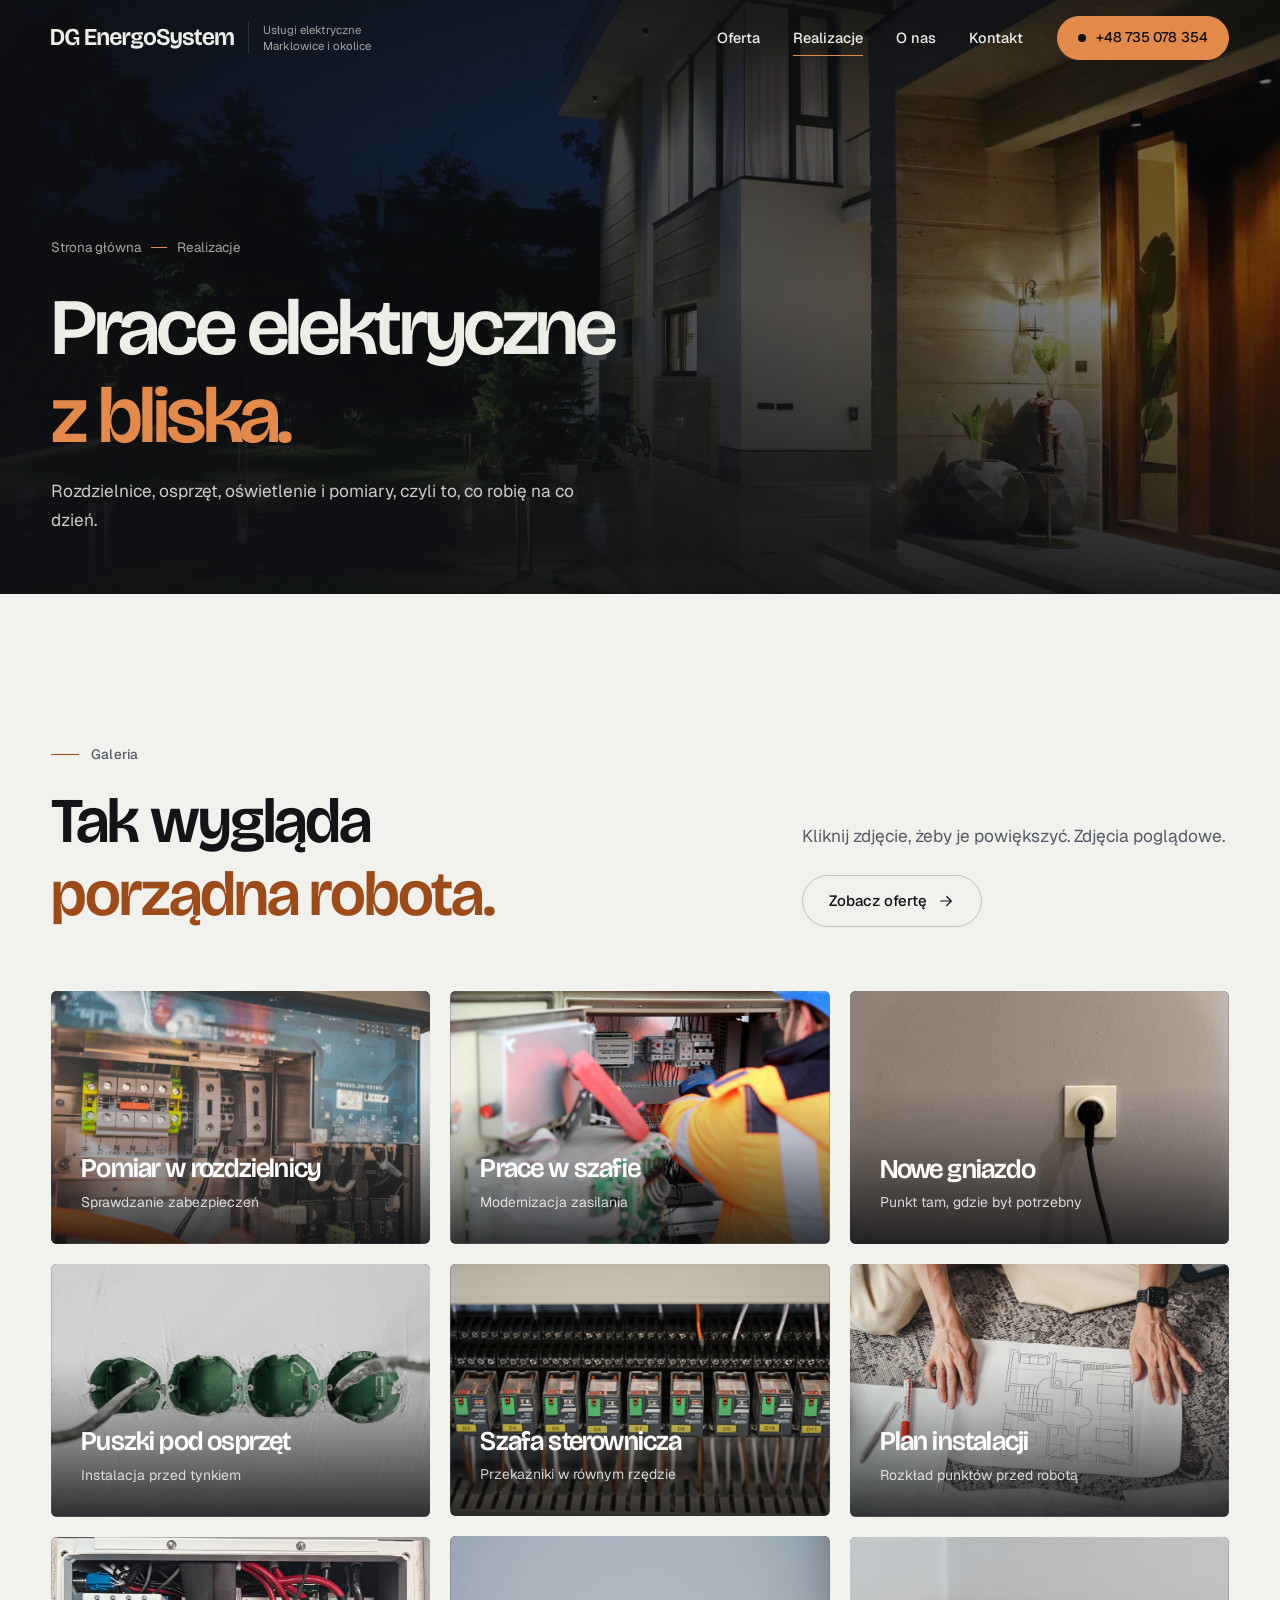
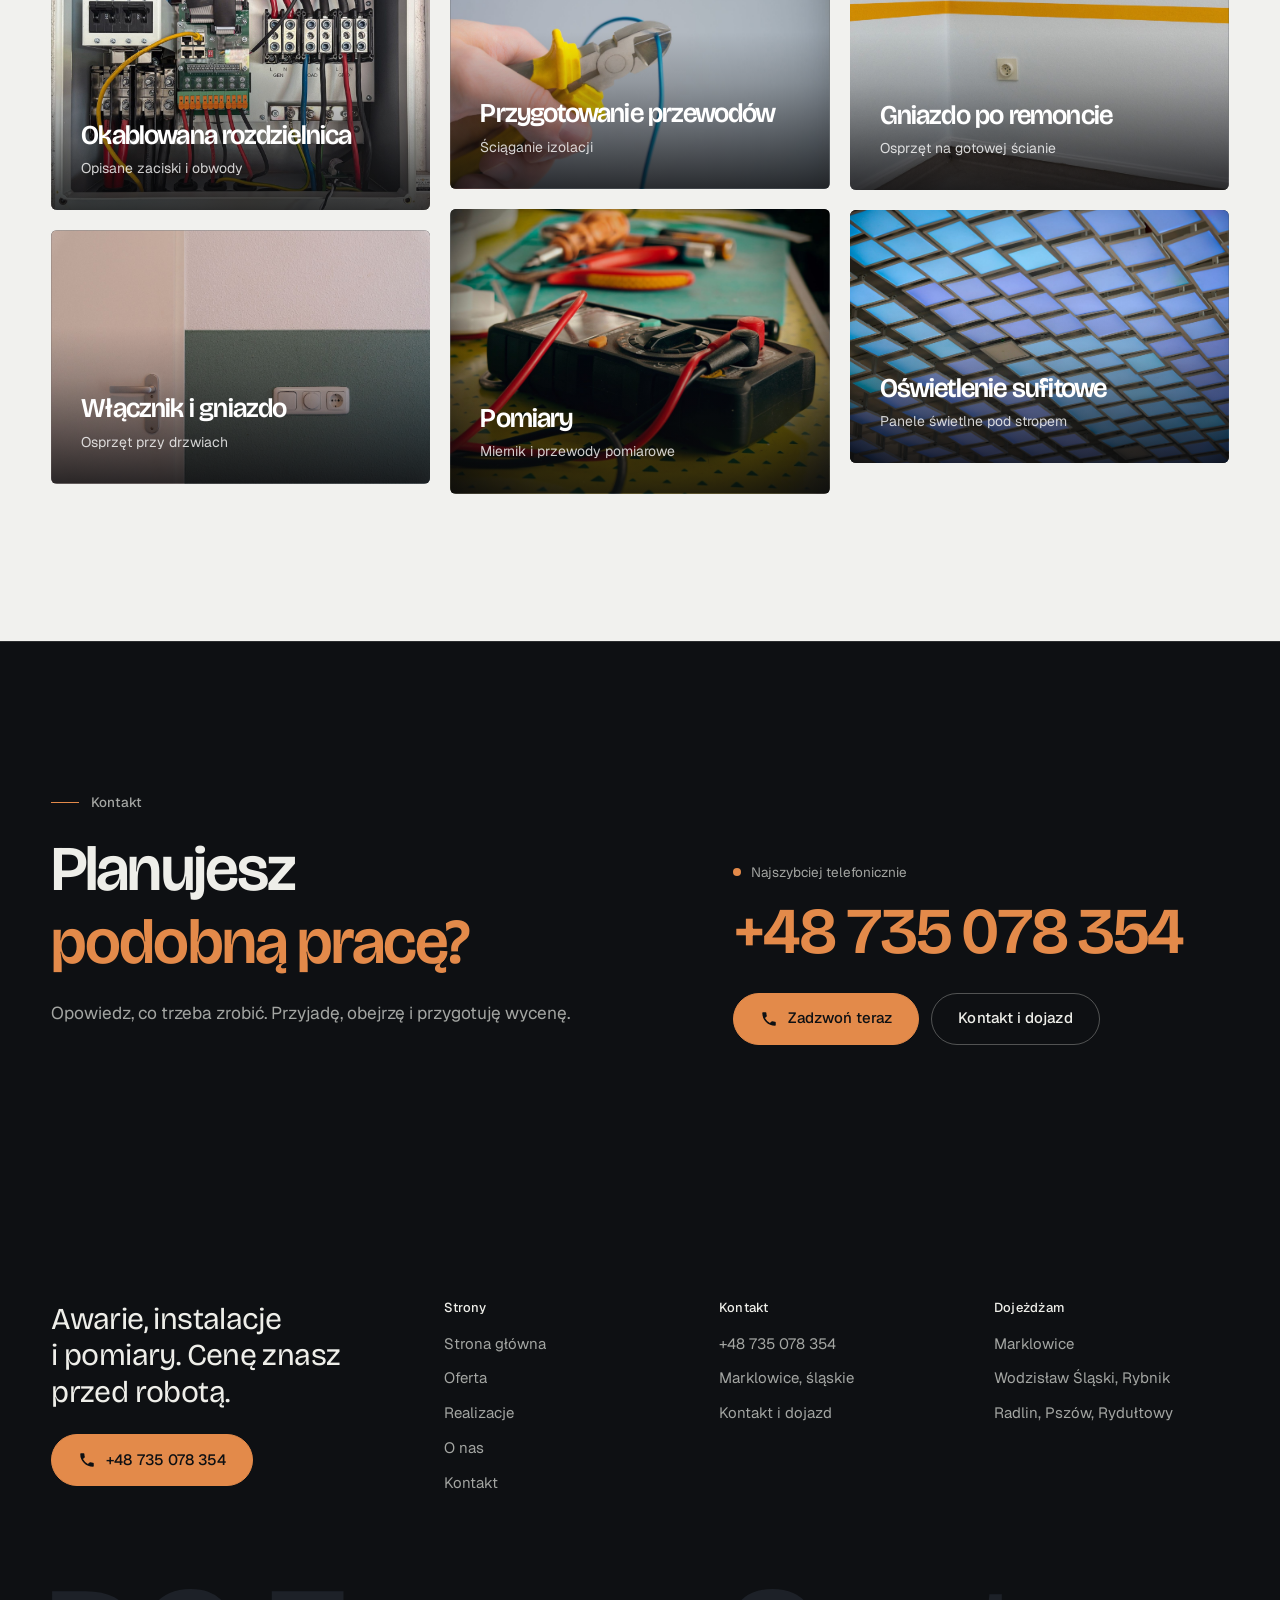
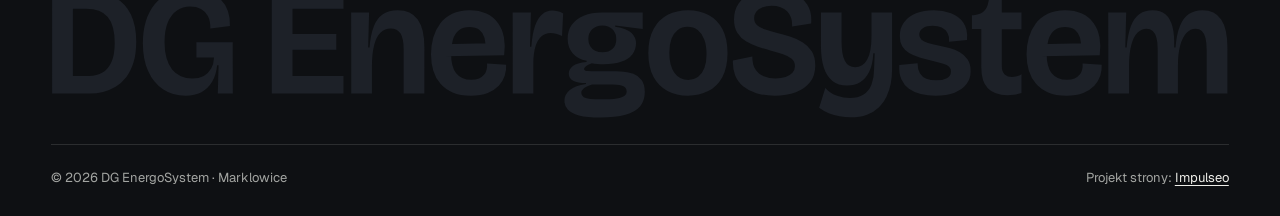
<file: realizacje.html>
<!DOCTYPE html>
<html lang="pl">
<head>
<meta charset="UTF-8">
<meta name="viewport" content="width=device-width, initial-scale=1.0">
<title>Realizacje - DG EnergoSystem, elektryk Marklowice</title>
<meta name="description" content="Rozdzielnice, osprzęt, oświetlenie i pomiary. Prace elektryczne w Marklowicach i okolicy.">
<link rel="canonical" href="https://impulseo-pl.github.io/dg-energosystem/realizacje.html">
<meta name="robots" content="noindex, nofollow">
<meta name="theme-color" content="#0E1013">
<meta property="og:type" content="website">
<meta property="og:locale" content="pl_PL">
<meta property="og:site_name" content="DG EnergoSystem">
<meta property="og:title" content="Realizacje - DG EnergoSystem, elektryk Marklowice">
<meta property="og:description" content="Rozdzielnice, osprzęt, oświetlenie i pomiary. Prace elektryczne w Marklowicach i okolicy.">
<meta property="og:url" content="https://impulseo-pl.github.io/dg-energosystem/realizacje.html">
<meta property="og:image" content="https://impulseo-pl.github.io/dg-energosystem/img/og.jpg">
<meta property="og:image:width" content="1200">
<meta property="og:image:height" content="630">
<meta name="twitter:card" content="summary_large_image">
<script>(function(){var d=document.documentElement;d.classList.add('js');try{if(!window.matchMedia('(prefers-reduced-motion: reduce)').matches)d.classList.add('anim');}catch(e){}setTimeout(function(){if(!d.classList.contains('anim-ok'))d.classList.remove('anim');},3500);})();</script>

<link rel="preload" as="image" href="img/head-realizacje.jpg" fetchpriority="high">
<link rel="preconnect" href="https://fonts.googleapis.com">
<link rel="preconnect" href="https://fonts.gstatic.com" crossorigin>
<link href="https://fonts.googleapis.com/css2?family=Bricolage+Grotesque:opsz,wght@12..96,400..700&family=Geist:wght@400..600&display=swap" rel="stylesheet">
<link rel="stylesheet" href="assets/styles.css?v=20261022a">
<script src="assets/lenis.min.js?v=1.1.20" defer></script>
<script src="assets/main.js?v=20261022a" defer></script>
</head>
<body>
<a class="skip" href="#tresc">Przejdź do treści</a>
<header class="site-head">
<div class="head-in">
  <a class="brand" href="index.html" aria-label="DG EnergoSystem - strona główna">
    <span class="znak"><svg class="wm" viewBox="38 -700 7596 870" role="img" aria-label="DG EnergoSystem"><path pathLength="1" style="--i:0.0" d="M108.1334228515625 0.0V-113.1336669921875H285.26666259765625Q333.1331787109375 -113.1336669921875 369.8997802734375 -134.73358154296875Q406.6663818359375 -156.33349609375 427.5997009277344 -203.43341064453125Q448.53302001953125 -250.5333251953125 448.53302001953125 -328.0Q448.53302001953125 -383.73333740234375 437.3996887207031 -424.93328857421875Q426.266357421875 -466.13323974609375 403.7663879394531 -493.16650390625Q381.26641845703125 -520.1997680664062 346.6998291015625 -533.5330505371094Q312.13323974609375 -546.8663330078125 264.53338623046875 -546.8663330078125H108.1334228515625V-660.0H259.4000244140625Q373.7333984375 -660.0 446.2667541503906 -621.0Q518.8001098632812 -582.0 553.1334533691406 -509.5Q587.466796875 -437.0 587.466796875 -336.26666259765625Q587.466796875 -258.26666259765625 570.2334594726562 -201.26666259765625Q553.0001220703125 -144.26666259765625 522.6667785644531 -105.26666259765625Q492.33343505859375 -66.26666259765625 454.1334228515625 -43.26666259765625Q415.93341064453125 -20.26666259765625 373.2667236328125 -10.133331298828125Q330.60003662109375 0.0 288.933349609375 0.0ZM44.7999267578125 0.0V-660.0H178.80035400390625V0.0Z"/><path pathLength="1" style="--i:0.31" d="M905.0665893554688 13.73333740234375Q821.7332153320312 13.73333740234375 759.8332214355469 -27.66668701171875Q697.9332275390625 -69.06671142578125 663.9665832519531 -145.300048828125Q629.9999389648438 -221.53338623046875 629.9999389648438 -325.0Q629.9999389648438 -400.86663818359375 649.0332641601562 -464.4999694824219Q668.0665893554688 -528.13330078125 706.6665954589844 -575.0999755859375Q745.2666015625 -622.066650390625 803.3999633789062 -647.8999938964844Q861.5333251953125 -673.7333374023438 940.0000610351562 -673.7333374023438Q1003.0668334960938 -673.7333374023438 1050.9002075195312 -656.5999755859375Q1098.7335815429688 -639.4666137695312 1131.1335754394531 -607.8665771484375Q1163.5335693359375 -576.2665405273438 1178.8002014160156 -532.6998596191406Q1194.0668334960938 -489.1331787109375 1192.0001220703125 -435.9998779296875L1065.5330810546875 -419.86651611328125Q1066.1997680664062 -467.53314208984375 1050.3998107910156 -498.5664367675781Q1034.599853515625 -529.5997314453125 1005.2332458496094 -545.19970703125Q975.8666381835938 -560.7996826171875 935.0667114257812 -560.7996826171875Q887.533447265625 -560.7996826171875 850.2001953125 -535.5330505371094Q812.866943359375 -510.26641845703125 791.5003356933594 -459.3331604003906Q770.1337280273438 -408.39990234375 770.1337280273438 -330.86669921875Q770.1337280273438 -272.66680908203125 782.6670227050781 -228.56686401367188Q795.2003173828125 -184.4669189453125 818.6669311523438 -155.366943359375Q842.133544921875 -126.2669677734375 875.1001586914062 -111.63363647460938Q908.0667724609375 -97.00030517578125 947.9334106445312 -97.00030517578125Q992.5999755859375 -97.00030517578125 1023.333251953125 -113.70025634765625Q1054.0665283203125 -130.40020751953125 1070.8331604003906 -160.83343505859375Q1087.5997924804688 -191.26666259765625 1089.1997680664062 -232.93316650390625H975.5999145507812V-331.46673583984375H1210.0001220703125V-215.199951171875L1210.533447265625 0.0H1113.6665649414062L1118.4664916992188 -182.2666015625H1109.4664916992188Q1102.8665161132812 -118.93328857421875 1077.033203125 -75.13330078125Q1051.1998901367188 -31.33331298828125 1007.89990234375 -8.79998779296875Q964.5999145507812 13.73333740234375 905.0665893554688 13.73333740234375Z"/><path pathLength="1" style="--i:0.62" d="M1461.7999267578125 0.0V-660.0H1595.8003540039062V0.0ZM1554.2670288085938 0.0V-113.1336669921875H1924.4667358398438V0.0ZM1554.2670288085938 -281.599853515625V-384.466796875H1878.2000732421875V-281.599853515625ZM1554.2670288085938 -546.8663330078125V-660.0H1924.4667358398438V-546.8663330078125Z"/><path pathLength="1" style="--i:0.92" d="M1974.2666015625 0.0V-277.40032958984375L1973.7332763671875 -523.2000732421875H2089.6669311523438L2083.8003540039062 -296.4669189453125H2092.3336791992188Q2098.3336791992188 -378.2001953125 2119.2669982910156 -431.3668212890625Q2140.2003173828125 -484.533447265625 2178.4002990722656 -510.86676025390625Q2216.6002807617188 -537.2000732421875 2273.866943359375 -537.2000732421875Q2360.6669311523438 -537.2000732421875 2403.500274658203 -477.80010986328125Q2446.3336181640625 -418.400146484375 2446.3336181640625 -298.20025634765625V0.0H2312.599853515625V-284.400146484375Q2312.599853515625 -353.333251953125 2292.766571044922 -386.5998229980469Q2272.9332885742188 -419.86639404296875 2228.666748046875 -419.86639404296875Q2191.4668579101562 -419.86639404296875 2164.3335876464844 -394.1997985839844Q2137.2003173828125 -368.533203125 2122.600341796875 -313.6666564941406Q2108.0003662109375 -258.80010986328125 2108.0003662109375 -169.93359375V0.0Z"/><path pathLength="1" style="--i:1.23" d="M2746.800048828125 13.73333740234375Q2677.3999633789062 13.73333740234375 2628.633270263672 -6.833343505859375Q2579.8665771484375 -27.4000244140625 2548.8665771484375 -63.966705322265625Q2517.8665771484375 -100.53338623046875 2503.4332580566406 -148.800048828125Q2488.9999389648438 -197.06671142578125 2488.9999389648438 -252.73333740234375Q2488.9999389648438 -309.73333740234375 2503.633270263672 -361.0666809082031Q2518.2666015625 -412.4000244140625 2548.4999389648438 -451.9667053222656Q2578.7332763671875 -491.53338623046875 2625.766632080078 -514.3667297363281Q2672.7999877929688 -537.2000732421875 2737.6000366210938 -537.2000732421875Q2800.2667846679688 -537.2000732421875 2846.2334899902344 -515.5667114257812Q2892.2001953125 -493.933349609375 2920.8002014160156 -454.7333068847656Q2949.4002075195312 -415.53326416015625 2959.5001831054688 -362.66656494140625Q2969.6001586914062 -309.79986572265625 2961.0001220703125 -246.86651611328125L2572.133544921875 -240.599853515625V-318.20001220703125L2859.93310546875 -323.4666748046875L2839.4664306640625 -278.59991455078125Q2843.866455078125 -325.9332275390625 2833.9664916992188 -359.5665283203125Q2824.0665283203125 -393.1998291015625 2800.466583251953 -411.2998046875Q2776.8666381835938 -429.3997802734375 2737.6000366210938 -429.3997802734375Q2695.8001098632812 -429.3997802734375 2669.266845703125 -408.1331481933594Q2642.7335815429688 -386.86651611328125 2630.666961669922 -348.4999084472656Q2618.600341796875 -310.13330078125 2618.600341796875 -258.86669921875Q2618.600341796875 -172.80010986328125 2651.3335876464844 -130.60018920898438Q2684.0668334960938 -88.4002685546875 2748.6000366210938 -88.4002685546875Q2778.7332763671875 -88.4002685546875 2798.7332153320312 -96.93356323242188Q2818.733154296875 -105.46685791015625 2830.733123779297 -120.30014038085938Q2842.7330932617188 -135.1334228515625 2847.3997497558594 -154.03338623046875Q2852.06640625 -172.933349609375 2850.7997436523438 -193.4000244140625L2974.0001220703125 -185.933349609375Q2975.9334716796875 -149.2000732421875 2964.5668334960938 -113.80007934570312Q2953.2001953125 -78.40008544921875 2926.266876220703 -49.7333984375Q2899.3335571289062 -21.06671142578125 2854.9668579101562 -3.66668701171875Q2810.6001586914062 13.73333740234375 2746.800048828125 13.73333740234375Z"/><path pathLength="1" style="--i:1.54" d="M3016.2666015625 0.0V-270.20025634765625L3015.7332763671875 -523.2000732421875H3133.6002807617188L3127.7337036132812 -301.20025634765625H3136.2670288085938Q3142.2670288085938 -386.5335693359375 3160.4336853027344 -437.8335266113281Q3178.600341796875 -489.13348388671875 3206.9669799804688 -512.033447265625Q3235.3336181640625 -534.9334106445312 3271.2669067382812 -534.9334106445312Q3287.93359375 -534.9334106445312 3305.9669494628906 -530.6000671386719Q3324.0003051757812 -526.2667236328125 3341.6669921875 -516.86669921875L3334.4669799804688 -370.19952392578125Q3314.866943359375 -381.06622314453125 3296.000244140625 -386.0995788574219Q3277.133544921875 -391.1329345703125 3260.266845703125 -391.1329345703125Q3225.06689453125 -391.1329345703125 3200.2669372558594 -368.3330078125Q3175.4669799804688 -345.5330810546875 3162.3670043945312 -301.466552734375Q3149.2670288085938 -257.4000244140625 3149.2670288085938 -194.33355712890625V0.0Z"/><path pathLength="1" style="--i:1.85" d="M3582.8666381835938 155.3333740234375Q3494.3999633789062 155.3333740234375 3443.4666137695312 141.46670532226562Q3392.5332641601562 127.60003662109375 3371.199920654297 103.50003051757812Q3349.8665771484375 79.4000244140625 3349.8665771484375 48.20001220703125Q3349.8665771484375 5.0 3384.7332458496094 -22.166656494140625Q3419.5999145507812 -49.33331298828125 3488.7332153320312 -60.6666259765625V-67.2666015625Q3435.0665893554688 -67.2666015625 3406.466583251953 -82.89996337890625Q3377.8665771484375 -98.5333251953125 3377.8665771484375 -128.20001220703125Q3377.8665771484375 -155.86669921875 3404.3665771484375 -177.2667236328125Q3430.8665771484375 -198.666748046875 3492.7332153320312 -203.4666748046875V-211.5333251953125Q3434.4666137695312 -222.933349609375 3402.4666137695312 -260.3333435058594Q3370.4666137695312 -297.73333740234375 3370.4666137695312 -354.3333740234375Q3370.4666137695312 -405.2667236328125 3397.2332763671875 -443.00006103515625Q3423.9999389648438 -480.7333984375 3474.066619873047 -501.96673583984375Q3524.13330078125 -523.2000732421875 3593.6666870117188 -523.2000732421875H3854.800048828125V-416.7998046875L3677.2666625976562 -439.53314208984375V-430.733154296875Q3754.1334228515625 -419.1998291015625 3782.966766357422 -390.9665222167969Q3811.8001098632812 -362.73321533203125 3811.8001098632812 -323.59991455078125Q3811.8001098632812 -284.7332763671875 3788.7667846679688 -253.99996948242188Q3765.7334594726562 -223.26666259765625 3719.1334533691406 -205.83334350585938Q3672.533447265625 -188.4000244140625 3602.4000854492188 -188.4000244140625Q3582.0000610351562 -188.4000244140625 3562.433349609375 -190.13336181640625Q3542.8666381835938 -191.86669921875 3526.3333129882812 -195.86669921875Q3500.0001220703125 -185.93341064453125 3488.2334899902344 -176.16677856445312Q3476.4668579101562 -166.400146484375 3476.4668579101562 -157.8668212890625Q3476.4668579101562 -151.53350830078125 3482.6001586914062 -148.50018310546875Q3488.7334594726562 -145.46685791015625 3499.4334106445312 -144.46685791015625Q3510.1333618164062 -143.46685791015625 3523.066650390625 -143.46685791015625H3681.7333374023438Q3700.86669921875 -143.46685791015625 3731.8333740234375 -141.10018920898438Q3762.800048828125 -138.7335205078125 3794.300048828125 -126.766845703125Q3825.800048828125 -114.8001708984375 3847.0667114257812 -87.26681518554688Q3868.3333740234375 -59.73345947265625 3868.3333740234375 -9.1334228515625Q3868.3333740234375 47.13330078125 3837.233367919922 83.39999389648438Q3806.1333618164062 119.66668701171875 3743.066680908203 137.50003051757812Q3680.0 155.3333740234375 3582.8666381835938 155.3333740234375ZM3579.933349609375 37.59967041015625Q3651.199951171875 37.59967041015625 3687.9998779296875 31.633026123046875Q3724.7998046875 25.6663818359375 3738.133087158203 14.4664306640625Q3751.4663696289062 3.2664794921875 3751.4663696289062 -11.80010986328125Q3751.4663696289062 -29.00006103515625 3741.999725341797 -38.60003662109375Q3732.5330810546875 -48.20001220703125 3717.866455078125 -52.366668701171875Q3703.1998291015625 -56.5333251953125 3687.833221435547 -57.29998779296875Q3672.4666137695312 -58.066650390625 3660.4000244140625 -58.066650390625H3527.7999877929688Q3488.3334350585938 -43.86669921875 3473.5001525878906 -31.7000732421875Q3458.6668701171875 -19.533447265625 3458.6668701171875 -2.7335205078125Q3458.6668701171875 15.26641845703125 3474.0335083007812 23.766387939453125Q3489.400146484375 32.266357421875 3516.7001037597656 34.933013916015625Q3544.0000610351562 37.59967041015625 3579.933349609375 37.59967041015625ZM3596.4000244140625 -265.7335205078125Q3637.1998901367188 -265.7335205078125 3660.6997985839844 -288.5334777832031Q3684.19970703125 -311.33343505859375 3684.19970703125 -350.60003662109375Q3684.19970703125 -390.13330078125 3659.7998046875 -414.56658935546875Q3635.39990234375 -438.9998779296875 3594.6000366210938 -438.9998779296875Q3553.4668579101562 -438.9998779296875 3528.7002868652344 -414.2999267578125Q3503.9337158203125 -389.5999755859375 3503.9337158203125 -351.4000244140625Q3503.9337158203125 -325.7333984375 3515.2669982910156 -306.33343505859375Q3526.6002807617188 -286.9334716796875 3547.4335327148438 -276.33349609375Q3568.2667846679688 -265.7335205078125 3596.4000244140625 -265.7335205078125Z"/><path pathLength="1" style="--i:2.15" d="M4146.4666748046875 13.73333740234375Q4072.5999755859375 13.73333740234375 4014.6666259765625 -16.633331298828125Q3956.7332763671875 -47.0 3923.8666076660156 -108.10000610351562Q3890.9999389648438 -169.20001220703125 3890.9999389648438 -261.13336181640625Q3890.9999389648438 -355.46673583984375 3924.833282470703 -416.43341064453125Q3958.6666259765625 -477.40008544921875 4016.566650390625 -507.3000793457031Q4074.4666748046875 -537.2000732421875 4147.066711425781 -537.2000732421875Q4222.1334228515625 -537.2000732421875 4279.5667724609375 -506.5667419433594Q4337.0001220703125 -475.93341064453125 4369.5001220703125 -414.7000732421875Q4402.0001220703125 -353.46673583984375 4402.0001220703125 -260.800048828125Q4402.0001220703125 -166.20001220703125 4368.433441162109 -105.36666870117188Q4334.866760253906 -44.5333251953125 4276.966735839844 -15.399993896484375Q4219.066711425781 13.73333740234375 4146.4666748046875 13.73333740234375ZM4149.133361816406 -87.93359375Q4186.533264160156 -87.93359375 4212.599853515625 -107.30023193359375Q4238.666442871094 -126.6668701171875 4252.5997314453125 -164.00015258789062Q4266.533020019531 -201.33343505859375 4266.533020019531 -253.66668701171875Q4266.533020019531 -309.6666259765625 4251.733062744141 -348.7665710449219Q4236.93310546875 -387.86651611328125 4209.499847412109 -409.1331481933594Q4182.066589355469 -430.3997802734375 4143.666687011719 -430.3997802734375Q4107.0001220703125 -430.3997802734375 4080.8002014160156 -410.49981689453125Q4054.6002807617188 -390.599853515625 4040.533660888672 -352.8665771484375Q4026.467041015625 -315.13330078125 4026.467041015625 -262.60003662109375Q4026.467041015625 -180.466796875 4058.9669494628906 -134.2001953125Q4091.4668579101562 -87.93359375 4149.133361816406 -87.93359375Z"/><path pathLength="1" style="--i:2.46" d="M4705.533386230469 13.73333740234375Q4639.266662597656 13.73333740234375 4588.0999755859375 -1.600006103515625Q4536.933288574219 -16.933349609375 4502.199951171875 -46.13336181640625Q4467.466613769531 -75.3333740234375 4450.833282470703 -117.56671142578125Q4434.199951171875 -159.800048828125 4436.7332763671875 -213.13336181640625L4561.933654785156 -239.466796875Q4561.53369140625 -187.6002197265625 4581.433654785156 -156.56692504882812Q4601.3336181640625 -125.53363037109375 4635.733551025391 -111.50030517578125Q4670.133483886719 -97.46697998046875 4711.1334228515625 -97.46697998046875Q4748.866638183594 -97.46697998046875 4776.9332275390625 -107.10028076171875Q4804.999816894531 -116.73358154296875 4820.8997802734375 -134.36685180664062Q4836.799743652344 -152.0001220703125 4836.799743652344 -176.13336181640625Q4836.799743652344 -206.2666015625 4815.999786376953 -224.29989624023438Q4795.1998291015625 -242.33319091796875 4760.366546630859 -253.99984741210938Q4725.533264160156 -265.66650390625 4683.6666259765625 -276.1331787109375Q4640.6666259765625 -287.33319091796875 4598.299957275391 -301.1665344238281Q4555.933288574219 -314.9998779296875 4521.066619873047 -336.3332214355469Q4486.199951171875 -357.66656494140625 4464.966613769531 -391.8665771484375Q4443.7332763671875 -426.06658935546875 4443.7332763671875 -476.99993896484375Q4443.7332763671875 -538.066650390625 4474.766632080078 -582.1333312988281Q4505.799987792969 -626.2000122070312 4561.700012207031 -649.9666748046875Q4617.600036621094 -673.7333374023438 4691.3333740234375 -673.7333374023438Q4766.933410644531 -673.7333374023438 4825.400115966797 -648.4333190917969Q4883.8668212890625 -623.13330078125 4915.666839599609 -573.8666076660156Q4947.466857910156 -524.5999145507812 4941.533508300781 -452.19989013671875L4818.066467285156 -431.66650390625Q4820.133117675781 -464.06646728515625 4811.7998046875 -488.7997741699219Q4803.466491699219 -513.5330810546875 4786.299865722656 -530.5997314453125Q4769.133239746094 -547.6663818359375 4743.933288574219 -556.5663757324219Q4718.733337402344 -565.4663696289062 4686.3333740234375 -565.4663696289062Q4650.266784667969 -565.4663696289062 4625.2335205078125 -555.3330688476562Q4600.200256347656 -545.1997680664062 4586.900299072266 -527.3331604003906Q4573.600341796875 -509.466552734375 4573.600341796875 -485.86663818359375Q4573.600341796875 -457.93341064453125 4592.933624267578 -440.8667907714844Q4612.266906738281 -423.8001708984375 4646.133514404297 -412.766845703125Q4680.0001220703125 -401.7335205078125 4722.60009765625 -391.00018310546875Q4765.866760253906 -379.8001708984375 4808.833435058594 -365.9668273925781Q4851.800109863281 -352.13348388671875 4888.133453369141 -329.70013427734375Q4924.466796875 -307.26678466796875 4946.300140380859 -271.60009765625Q4968.133483886719 -235.93341064453125 4968.133483886719 -181.3333740234375Q4968.133483886719 -117.4666748046875 4934.966796875 -74.0Q4901.800109863281 -30.5333251953125 4842.766754150391 -8.399993896484375Q4783.7333984375 13.73333740234375 4705.533386230469 13.73333740234375Z"/><path pathLength="1" style="--i:2.77" d="M5194.933349609375 153.60003662109375Q5161.7333984375 153.60003662109375 5125.333404541016 147.2667236328125Q5088.933410644531 140.93341064453125 5054.800048828125 127.26678466796875Q5020.666687011719 113.60015869140625 4992.866638183594 92.6002197265625L5032.533264160156 -35.2003173828125Q5065.333312988281 0.399658203125 5108.366668701172 14.9329833984375Q5151.4000244140625 29.46630859375 5189.5999755859375 29.46630859375Q5244.9998779296875 29.46630859375 5279.833190917969 6.366363525390625Q5314.66650390625 -16.73358154296875 5330.999847412109 -58.633514404296875Q5347.333190917969 -100.533447265625 5347.333190917969 -156.93341064453125L5351.3331298828125 -260.39990234375H5342.599792480469Q5338.466491699219 -186.6666259765625 5315.966522216797 -140.566650390625Q5293.466552734375 -94.4666748046875 5257.133239746094 -73.20001220703125Q5220.7999267578125 -51.933349609375 5174.2666015625 -51.933349609375Q5116.199951171875 -51.933349609375 5078.833282470703 -81.4666748046875Q5041.466613769531 -111.0 5022.999938964844 -168.20001220703125Q5004.533264160156 -225.4000244140625 5004.533264160156 -307.86676025390625V-523.2000732421875H5137.53369140625V-340.000244140625Q5137.53369140625 -251.80029296875 5158.600311279297 -210.53366088867188Q5179.666931152344 -169.26702880859375 5225.33349609375 -169.26702880859375Q5250.1334228515625 -169.26702880859375 5269.9000244140625 -181.50033569335938Q5289.6666259765625 -193.733642578125 5303.133239746094 -218.70025634765625Q5316.599853515625 -243.6668701171875 5323.599822998047 -281.23345947265625Q5330.599792480469 -318.800048828125 5330.599792480469 -368.46661376953125V-523.2000732421875H5463.6002197265625V-152.800048828125Q5463.6002197265625 -107.333251953125 5455.000183105469 -62.76654052734375Q5446.400146484375 -18.1998291015625 5427.333435058594 20.700164794921875Q5408.2667236328125 59.60015869140625 5377.300018310547 89.60012817382812Q5346.333312988281 119.60009765625 5301.233306884766 136.60006713867188Q5256.13330078125 153.60003662109375 5194.933349609375 153.60003662109375Z"/><path pathLength="1" style="--i:3.08" d="M5743.866760253906 13.73333740234375Q5692.466735839844 13.73333740234375 5648.433380126953 3.23333740234375Q5604.4000244140625 -7.26666259765625 5572.233337402344 -30.26666259765625Q5540.066650390625 -53.26666259765625 5523.366638183594 -91.5Q5506.6666259765625 -129.73333740234375 5509.933288574219 -184.20001220703125L5628.000305175781 -194.86669921875Q5628.1336669921875 -155.466796875 5642.733642578125 -131.03350830078125Q5657.3336181640625 -106.6002197265625 5684.200225830078 -95.66690063476562Q5711.066833496094 -84.73358154296875 5748.0667724609375 -84.73358154296875Q5790.2666015625 -84.73358154296875 5816.766540527344 -98.96685791015625Q5843.2664794921875 -113.20013427734375 5843.2664794921875 -142.2000732421875Q5843.2664794921875 -161.33331298828125 5831.399871826172 -172.63327026367188Q5819.533264160156 -183.9332275390625 5794.0333251953125 -191.966552734375Q5768.533386230469 -199.9998779296875 5727.533386230469 -209.19989013671875Q5680.799987792969 -220.333251953125 5641.399963378906 -231.99993896484375Q5601.999938964844 -243.6666259765625 5573.133270263672 -260.86663818359375Q5544.2666015625 -278.066650390625 5528.7332763671875 -304.4333190917969Q5513.199951171875 -330.79998779296875 5513.199951171875 -370.5999755859375Q5513.199951171875 -422.66668701171875 5540.966644287109 -459.8333740234375Q5568.733337402344 -497.00006103515625 5618.200042724609 -517.1000671386719Q5667.666748046875 -537.2000732421875 5733.0001220703125 -537.2000732421875Q5792.400146484375 -537.2000732421875 5843.400177001953 -518.2000732421875Q5894.400207519531 -499.2000732421875 5923.833557128906 -457.00006103515625Q5953.266906738281 -414.800048828125 5946.866882324219 -345.933349609375L5831.266540527344 -333.73333740234375Q5834.266540527344 -368.06658935546875 5821.133239746094 -391.0998840332031Q5807.999938964844 -414.1331787109375 5783.5333251953125 -425.6998291015625Q5759.066711425781 -437.2664794921875 5725.60009765625 -437.2664794921875Q5685.2001953125 -437.2664794921875 5662.033599853516 -421.5665283203125Q5638.867004394531 -405.8665771484375 5638.867004394531 -380.4666748046875Q5638.867004394531 -359.60009765625 5653.166961669922 -346.8334655761719Q5667.4669189453125 -334.06683349609375 5695.033538818359 -326.3001708984375Q5722.600158691406 -318.53350830078125 5762.133483886719 -310.06683349609375Q5796.666809082031 -303.33349609375 5833.133483886719 -293.2668151855469Q5869.600158691406 -283.20013427734375 5900.666839599609 -265.6334533691406Q5931.7335205078125 -248.0667724609375 5951.066864013672 -218.86676025390625Q5970.400207519531 -189.666748046875 5970.400207519531 -144.2000732421875Q5970.400207519531 -96.2667236328125 5943.800201416016 -60.60003662109375Q5917.2001953125 -24.933349609375 5866.8001708984375 -5.600006103515625Q5816.400146484375 13.73333740234375 5743.866760253906 13.73333740234375Z"/><path pathLength="1" style="--i:3.38" d="M6206.8001708984375 10.933349609375Q6123.133361816406 10.933349609375 6081.0999755859375 -33.233367919921875Q6039.066589355469 -77.40008544921875 6039.066589355469 -167.80023193359375V-416.93310546875H5978.399963378906V-505.33331298828125H5990.733154296875Q6041.5333251953125 -511.20001220703125 6063.133392333984 -538.3001098632812Q6084.733459472656 -565.4002075195312 6089.400146484375 -619.8004150390625L6091.266784667969 -640.2001342773438H6171.333679199219V-523.2000732421875H6298.4669189453125V-413.999755859375H6171.333679199219V-178.80029296875Q6171.333679199219 -140.2669677734375 6189.700347900391 -123.2003173828125Q6208.0670166015625 -106.1336669921875 6236.933654785156 -106.1336669921875Q6252.2669677734375 -106.1336669921875 6268.733612060547 -110.6669921875Q6285.200256347656 -115.2003173828125 6298.4669189453125 -123.80029296875V-3.86663818359375Q6271.2001953125 4.60003662109375 6248.666839599609 7.766693115234375Q6226.133483886719 10.933349609375 6206.8001708984375 10.933349609375Z"/><path pathLength="1" style="--i:3.69" d="M6588.800048828125 13.73333740234375Q6519.399963378906 13.73333740234375 6470.633270263672 -6.833343505859375Q6421.8665771484375 -27.4000244140625 6390.8665771484375 -63.966705322265625Q6359.8665771484375 -100.53338623046875 6345.433258056641 -148.800048828125Q6330.999938964844 -197.06671142578125 6330.999938964844 -252.73333740234375Q6330.999938964844 -309.73333740234375 6345.633270263672 -361.0666809082031Q6360.2666015625 -412.4000244140625 6390.499938964844 -451.9667053222656Q6420.7332763671875 -491.53338623046875 6467.766632080078 -514.3667297363281Q6514.799987792969 -537.2000732421875 6579.600036621094 -537.2000732421875Q6642.266784667969 -537.2000732421875 6688.233489990234 -515.5667114257812Q6734.2001953125 -493.933349609375 6762.800201416016 -454.7333068847656Q6791.400207519531 -415.53326416015625 6801.500183105469 -362.66656494140625Q6811.600158691406 -309.79986572265625 6803.0001220703125 -246.86651611328125L6414.133544921875 -240.599853515625V-318.20001220703125L6701.93310546875 -323.4666748046875L6681.4664306640625 -278.59991455078125Q6685.866455078125 -325.9332275390625 6675.966491699219 -359.5665283203125Q6666.0665283203125 -393.1998291015625 6642.466583251953 -411.2998046875Q6618.866638183594 -429.3997802734375 6579.600036621094 -429.3997802734375Q6537.800109863281 -429.3997802734375 6511.266845703125 -408.1331481933594Q6484.733581542969 -386.86651611328125 6472.666961669922 -348.4999084472656Q6460.600341796875 -310.13330078125 6460.600341796875 -258.86669921875Q6460.600341796875 -172.80010986328125 6493.333587646484 -130.60018920898438Q6526.066833496094 -88.4002685546875 6590.600036621094 -88.4002685546875Q6620.7332763671875 -88.4002685546875 6640.733215332031 -96.93356323242188Q6660.733154296875 -105.46685791015625 6672.733123779297 -120.30014038085938Q6684.733093261719 -135.1334228515625 6689.399749755859 -154.03338623046875Q6694.06640625 -172.933349609375 6692.799743652344 -193.4000244140625L6816.0001220703125 -185.933349609375Q6817.9334716796875 -149.2000732421875 6806.566833496094 -113.80007934570312Q6795.2001953125 -78.40008544921875 6768.266876220703 -49.7333984375Q6741.333557128906 -21.06671142578125 6696.966857910156 -3.66668701171875Q6652.600158691406 13.73333740234375 6588.800048828125 13.73333740234375Z"/><path pathLength="1" style="--i:4.0" d="M6858.533264160156 0.0V-267.9337158203125L6857.7332763671875 -523.2000732421875H6973.93359375L6968.0670166015625 -296.4669189453125H6976.600341796875Q6983.600341796875 -382.86688232421875 7004.233673095703 -435.6668395996094Q7024.867004394531 -488.466796875 7059.900329589844 -512.8334350585938Q7094.933654785156 -537.2000732421875 7144.2669677734375 -537.2000732421875Q7195.3336181640625 -537.2000732421875 7226.600280761719 -511.2334289550781Q7257.866943359375 -485.26678466796875 7272.066955566406 -432.10015869140625Q7286.2669677734375 -378.93353271484375 7283.400329589844 -296.4669189453125H7291.933654785156Q7298.400329589844 -381.86688232421875 7320.000335693359 -434.6668395996094Q7341.600341796875 -487.466796875 7378.000335693359 -512.3334350585938Q7414.400329589844 -537.2000732421875 7465.533630371094 -537.2000732421875Q7506.2669677734375 -537.2000732421875 7536.2669677734375 -522.2000732421875Q7566.2669677734375 -507.2000732421875 7586.633636474609 -477.0667419433594Q7607.000305175781 -446.93341064453125 7617.000305175781 -401.3000793457031Q7627.000305175781 -355.666748046875 7627.000305175781 -294.40008544921875V0.0H7492.9998779296875V-280.666748046875Q7492.9998779296875 -327.46661376953125 7485.299896240234 -358.033203125Q7477.599914550781 -388.59979248046875 7461.799957275391 -403.3664245605469Q7446.0 -418.133056640625 7421.2000732421875 -418.133056640625Q7387.7335205078125 -418.133056640625 7362.133575439453 -390.366455078125Q7336.533630371094 -362.599853515625 7322.100311279297 -309.3332824707031Q7307.6669921875 -256.06671142578125 7307.6669921875 -177.9334716796875V0.0H7176.8665771484375V-285.46673583984375Q7176.8665771484375 -330.93328857421875 7169.033264160156 -360.1332092285156Q7161.199951171875 -389.3331298828125 7145.166656494141 -403.73309326171875Q7129.133361816406 -418.133056640625 7104.60009765625 -418.133056640625Q7072.6668701171875 -418.133056640625 7047.43359375 -392.8331298828125Q7022.2003173828125 -367.533203125 7007.233673095703 -314.2666320800781Q6992.267028808594 -261.00006103515625 6992.267028808594 -177.9334716796875V0.0Z"/></svg></span>
    <span class="brand-sub">Usługi elektryczne<br>Marklowice i okolice</span>
  </a>
  <nav class="nav-links" aria-label="Menu główne">
    <a class="nl" href="oferta.html">Oferta</a><a class="nl" href="realizacje.html" aria-current="page">Realizacje</a><a class="nl" href="o-nas.html">O&nbsp;nas</a><a class="nl" href="kontakt.html">Kontakt</a>
    <a class="btn btn-copper nav-cta" href="tel:+48735078354"><span class="live" aria-hidden="true"></span>+48 735 078 354</a>
  </nav>
  <button class="burger" type="button" aria-label="Otwórz menu" aria-expanded="false" aria-controls="mnav"><span></span><span></span></button>
</div>
</header>

<div class="mnav" id="mnav">
  <div class="mnav-in">
    <a class="ml" href="index.html">Strona główna</a><a class="ml" href="oferta.html">Oferta</a><a class="ml" href="realizacje.html" aria-current="page">Realizacje</a><a class="ml" href="o-nas.html">O&nbsp;nas</a><a class="ml" href="kontakt.html">Kontakt</a>
    <div class="mnav-foot">
      <span>Bezpłatna wycena, cenę znasz przed robotą</span>
      <a class="btn btn-copper" href="tel:+48735078354"><svg class="ico" width="16" height="16" viewBox="0 0 24 24" fill="none" aria-hidden="true"><path d="M6.6 10.8a15.5 15.5 0 0 0 6.6 6.6l2.2-2.2a1 1 0 0 1 1-.24 11.4 11.4 0 0 0 3.6.58 1 1 0 0 1 1 1V20a1 1 0 0 1-1 1A17 17 0 0 1 3 4a1 1 0 0 1 1-1h3.5a1 1 0 0 1 1 1c0 1.25.2 2.46.58 3.6a1 1 0 0 1-.25 1l-2.23 2.2Z" fill="currentColor"/></svg>+48 735 078 354</a>
    </div>
  </div>
</div>
<main id="tresc">

<section class="pagehead">
  <div class="pagehead-media"><img src="img/head-realizacje.jpg" alt="Dom wieczorem z oświetleniem ogrodu i podświetlonym wejściem" width="1880" height="1253" decoding="async" fetchpriority="high"></div>
  <div class="ph-in">
    <p class="crumb up" style="--d:0"><a href="index.html">Strona główna</a><span class="sl" aria-hidden="true"></span>Realizacje</p>
    <h1><span class="ln"><span class="ln-i" style="--k:0">Prace elektryczne</span></span><span class="ln"><span class="ln-i" style="--k:1"><em>z&nbsp;bliska.</em></span></span></h1>
    <p class="ph-lead up" style="--d:300">Rozdzielnice, osprzęt, oświetlenie i&nbsp;pomiary, czyli to, co robię na co dzień.</p>
  </div>
</section>

<section class="sec">
  <div class="wrap">
    <div class="sec-head">
      <div>
        <p class="eyebrow rv">Galeria</p>
        <h2 class="h2 rv rv-h"><span class="ln"><span class="ln-i" style="--k:0">Tak wygląda</span></span><span class="ln"><span class="ln-i" style="--k:1"><em>porządna robota.</em></span></span></h2>
      </div>
      <div class="side rv" style="--d:120">
        <p class="lead">Kliknij zdjęcie, żeby je powiększyć. Zdjęcia poglądowe.</p>
        <a class="btn btn-ghost" href="oferta.html">Zobacz ofertę<svg class="ico arr" width="18" height="18" viewBox="0 0 24 24" fill="none" stroke="currentColor" stroke-width="1.6" stroke-linecap="round" stroke-linejoin="round" aria-hidden="true"><path d="M5 12h14M13 6l6 6-6 6"/></svg></a>
      </div>
    </div>
    <div class="masonry">
      <a class="tile rv-img rv" style="--d:0" href="img/g11.jpg" data-lb="Pomiar w rozdzielnicy - Sprawdzanie zabezpieczeń">
        <img src="img/g11.jpg" alt="Pomiar w rozdzielnicy" width="1880" height="1253" decoding="async">
        <span class="tile-cap"><h3>Pomiar w&nbsp;rozdzielnicy</h3><span>Sprawdzanie zabezpieczeń</span></span>
      </a><a class="tile rv-img rv" style="--d:110" href="img/g1.jpg" data-lb="Puszki pod osprzęt - Instalacja przed tynkiem">
        <img src="img/g1.jpg" alt="Puszki pod osprzęt" width="1880" height="1255" decoding="async">
        <span class="tile-cap"><h3>Puszki pod osprzęt</h3><span>Instalacja przed tynkiem</span></span>
      </a><a class="tile rv-img rv" style="--d:220" href="img/g8.jpg" data-lb="Okablowana rozdzielnica - Opisane zaciski i obwody">
        <img src="img/g8.jpg" alt="Okablowana rozdzielnica" width="1200" height="866" decoding="async">
        <span class="tile-cap"><h3>Okablowana rozdzielnica</h3><span>Opisane zaciski i&nbsp;obwody</span></span>
      </a><a class="tile rv-img rv" style="--d:0" href="img/g4.jpg" data-lb="Włącznik i gniazdo - Osprzęt przy drzwiach">
        <img src="img/g4.jpg" alt="Włącznik i gniazdo" width="1880" height="1255" loading="lazy" decoding="async">
        <span class="tile-cap"><h3>Włącznik i&nbsp;gniazdo</h3><span>Osprzęt przy drzwiach</span></span>
      </a><a class="tile rv-img rv" style="--d:110" href="img/g13.jpg" data-lb="Prace w szafie - Modernizacja zasilania">
        <img src="img/g13.jpg" alt="Prace w szafie" width="1880" height="1253" loading="lazy" decoding="async">
        <span class="tile-cap"><h3>Prace w&nbsp;szafie</h3><span>Modernizacja zasilania</span></span>
      </a><a class="tile rv-img rv" style="--d:220" href="img/g14.jpg" data-lb="Szafa sterownicza - Przekaźniki w równym rzędzie">
        <img src="img/g14.jpg" alt="Szafa sterownicza" width="1880" height="1251" loading="lazy" decoding="async">
        <span class="tile-cap"><h3>Szafa sterownicza</h3><span>Przekaźniki w&nbsp;równym rzędzie</span></span>
      </a><a class="tile rv-img rv" style="--d:0" href="img/g5.jpg" data-lb="Przygotowanie przewodów - Ściąganie izolacji">
        <img src="img/g5.jpg" alt="Przygotowanie przewodów" width="1880" height="1253" loading="lazy" decoding="async">
        <span class="tile-cap"><h3>Przygotowanie przewodów</h3><span>Ściąganie izolacji</span></span>
      </a><a class="tile rv-img rv" style="--d:110" href="img/g6.jpg" data-lb="Pomiary - Miernik i przewody pomiarowe">
        <img src="img/g6.jpg" alt="Pomiary" width="1731" height="1300" loading="lazy" decoding="async">
        <span class="tile-cap"><h3>Pomiary</h3><span>Miernik i&nbsp;przewody pomiarowe</span></span>
      </a><a class="tile rv-img rv" style="--d:220" href="img/g2.jpg" data-lb="Nowe gniazdo - Punkt tam, gdzie był potrzebny">
        <img src="img/g2.jpg" alt="Nowe gniazdo" width="1880" height="1255" loading="lazy" decoding="async">
        <span class="tile-cap"><h3>Nowe gniazdo</h3><span>Punkt tam, gdzie był potrzebny</span></span>
      </a><a class="tile rv-img rv" style="--d:0" href="img/g10.jpg" data-lb="Plan instalacji - Rozkład punktów przed robotą">
        <img src="img/g10.jpg" alt="Plan instalacji" width="1880" height="1253" loading="lazy" decoding="async">
        <span class="tile-cap"><h3>Plan instalacji</h3><span>Rozkład punktów przed robotą</span></span>
      </a><a class="tile rv-img rv" style="--d:110" href="img/g3.jpg" data-lb="Gniazdo po remoncie - Osprzęt na gotowej ścianie">
        <img src="img/g3.jpg" alt="Gniazdo po remoncie" width="1880" height="1255" loading="lazy" decoding="async">
        <span class="tile-cap"><h3>Gniazdo po remoncie</h3><span>Osprzęt na gotowej ścianie</span></span>
      </a><a class="tile rv-img rv" style="--d:220" href="img/g12.jpg" data-lb="Oświetlenie sufitowe - Panele świetlne pod stropem">
        <img src="img/g12.jpg" alt="Oświetlenie sufitowe" width="1880" height="1254" loading="lazy" decoding="async">
        <span class="tile-cap"><h3>Oświetlenie sufitowe</h3><span>Panele świetlne pod stropem</span></span>
      </a>
    </div>
  </div>
</section>
<section class="cta-band dark">
  <div class="wrap cta-grid">
    <div>
      <p class="eyebrow rv">Kontakt</p>
      <h2 class="h2 rv rv-h"><span class="ln"><span class="ln-i" style="--k:0">Planujesz</span></span><span class="ln"><span class="ln-i" style="--k:1"><em>podobną pracę?</em></span></span></h2>
      <p class="lead rv" style="--d:120">Opowiedz, co trzeba zrobić. Przyjadę, obejrzę i&nbsp;przygotuję wycenę.</p>
    </div>
    <div class="cta-side rv" style="--d:180">
      <span class="lbl"><span class="live" aria-hidden="true"></span>Najszybciej telefonicznie</span>
      <a class="cta-phone" href="tel:+48735078354">+48 735 078 354</a>
      <div class="cta-row">
        <a class="btn btn-copper" href="tel:+48735078354"><svg class="ico" width="16" height="16" viewBox="0 0 24 24" fill="none" aria-hidden="true"><path d="M6.6 10.8a15.5 15.5 0 0 0 6.6 6.6l2.2-2.2a1 1 0 0 1 1-.24 11.4 11.4 0 0 0 3.6.58 1 1 0 0 1 1 1V20a1 1 0 0 1-1 1A17 17 0 0 1 3 4a1 1 0 0 1 1-1h3.5a1 1 0 0 1 1 1c0 1.25.2 2.46.58 3.6a1 1 0 0 1-.25 1l-2.23 2.2Z" fill="currentColor"/></svg>Zadzwoń teraz</a>
        <a class="btn btn-ghost" href="kontakt.html">Kontakt i&nbsp;dojazd</a>
      </div>
    </div>
  </div>
</section>
</main>
<footer class="site-foot">
  <div class="wrap">
    <div class="foot-top">
      <div>
        <p class="foot-claim">Awarie, instalacje i&nbsp;pomiary. Cenę znasz przed robotą.</p>
        <a class="btn btn-copper" href="tel:+48735078354"><svg class="ico" width="16" height="16" viewBox="0 0 24 24" fill="none" aria-hidden="true"><path d="M6.6 10.8a15.5 15.5 0 0 0 6.6 6.6l2.2-2.2a1 1 0 0 1 1-.24 11.4 11.4 0 0 0 3.6.58 1 1 0 0 1 1 1V20a1 1 0 0 1-1 1A17 17 0 0 1 3 4a1 1 0 0 1 1-1h3.5a1 1 0 0 1 1 1c0 1.25.2 2.46.58 3.6a1 1 0 0 1-.25 1l-2.23 2.2Z" fill="currentColor"/></svg>+48 735 078 354</a>
      </div>
      <div>
        <h4>Strony</h4>
        <ul><li><a href="index.html">Strona główna</a></li><li><a href="oferta.html">Oferta</a></li><li><a href="realizacje.html">Realizacje</a></li><li><a href="o-nas.html">O&nbsp;nas</a></li><li><a href="kontakt.html">Kontakt</a></li></ul>
      </div>
      <div>
        <h4>Kontakt</h4>
        <ul>
          <li><a href="tel:+48735078354">+48 735 078 354</a></li>
          <li>Marklowice, śląskie</li>
          <li><a href="kontakt.html">Kontakt i&nbsp;dojazd</a></li>
        </ul>
      </div>
      <div>
        <h4>Dojeżdżam</h4>
        <ul>
          <li>Marklowice</li>
          <li>Wodzisław Śląski, Rybnik</li>
          <li>Radlin, Pszów, Rydułtowy</li>
        </ul>
      </div>
    </div>
    <div class="foot-mark" aria-hidden="true"><svg class="wm-foot" viewBox="38 -700 7596 870" aria-hidden="true" focusable="false"><path style="--i:0.0" d="M108.1334228515625 0.0V-113.1336669921875H285.26666259765625Q333.1331787109375 -113.1336669921875 369.8997802734375 -134.73358154296875Q406.6663818359375 -156.33349609375 427.5997009277344 -203.43341064453125Q448.53302001953125 -250.5333251953125 448.53302001953125 -328.0Q448.53302001953125 -383.73333740234375 437.3996887207031 -424.93328857421875Q426.266357421875 -466.13323974609375 403.7663879394531 -493.16650390625Q381.26641845703125 -520.1997680664062 346.6998291015625 -533.5330505371094Q312.13323974609375 -546.8663330078125 264.53338623046875 -546.8663330078125H108.1334228515625V-660.0H259.4000244140625Q373.7333984375 -660.0 446.2667541503906 -621.0Q518.8001098632812 -582.0 553.1334533691406 -509.5Q587.466796875 -437.0 587.466796875 -336.26666259765625Q587.466796875 -258.26666259765625 570.2334594726562 -201.26666259765625Q553.0001220703125 -144.26666259765625 522.6667785644531 -105.26666259765625Q492.33343505859375 -66.26666259765625 454.1334228515625 -43.26666259765625Q415.93341064453125 -20.26666259765625 373.2667236328125 -10.133331298828125Q330.60003662109375 0.0 288.933349609375 0.0ZM44.7999267578125 0.0V-660.0H178.80035400390625V0.0Z"/><path style="--i:0.31" d="M905.0665893554688 13.73333740234375Q821.7332153320312 13.73333740234375 759.8332214355469 -27.66668701171875Q697.9332275390625 -69.06671142578125 663.9665832519531 -145.300048828125Q629.9999389648438 -221.53338623046875 629.9999389648438 -325.0Q629.9999389648438 -400.86663818359375 649.0332641601562 -464.4999694824219Q668.0665893554688 -528.13330078125 706.6665954589844 -575.0999755859375Q745.2666015625 -622.066650390625 803.3999633789062 -647.8999938964844Q861.5333251953125 -673.7333374023438 940.0000610351562 -673.7333374023438Q1003.0668334960938 -673.7333374023438 1050.9002075195312 -656.5999755859375Q1098.7335815429688 -639.4666137695312 1131.1335754394531 -607.8665771484375Q1163.5335693359375 -576.2665405273438 1178.8002014160156 -532.6998596191406Q1194.0668334960938 -489.1331787109375 1192.0001220703125 -435.9998779296875L1065.5330810546875 -419.86651611328125Q1066.1997680664062 -467.53314208984375 1050.3998107910156 -498.5664367675781Q1034.599853515625 -529.5997314453125 1005.2332458496094 -545.19970703125Q975.8666381835938 -560.7996826171875 935.0667114257812 -560.7996826171875Q887.533447265625 -560.7996826171875 850.2001953125 -535.5330505371094Q812.866943359375 -510.26641845703125 791.5003356933594 -459.3331604003906Q770.1337280273438 -408.39990234375 770.1337280273438 -330.86669921875Q770.1337280273438 -272.66680908203125 782.6670227050781 -228.56686401367188Q795.2003173828125 -184.4669189453125 818.6669311523438 -155.366943359375Q842.133544921875 -126.2669677734375 875.1001586914062 -111.63363647460938Q908.0667724609375 -97.00030517578125 947.9334106445312 -97.00030517578125Q992.5999755859375 -97.00030517578125 1023.333251953125 -113.70025634765625Q1054.0665283203125 -130.40020751953125 1070.8331604003906 -160.83343505859375Q1087.5997924804688 -191.26666259765625 1089.1997680664062 -232.93316650390625H975.5999145507812V-331.46673583984375H1210.0001220703125V-215.199951171875L1210.533447265625 0.0H1113.6665649414062L1118.4664916992188 -182.2666015625H1109.4664916992188Q1102.8665161132812 -118.93328857421875 1077.033203125 -75.13330078125Q1051.1998901367188 -31.33331298828125 1007.89990234375 -8.79998779296875Q964.5999145507812 13.73333740234375 905.0665893554688 13.73333740234375Z"/><path style="--i:0.62" d="M1461.7999267578125 0.0V-660.0H1595.8003540039062V0.0ZM1554.2670288085938 0.0V-113.1336669921875H1924.4667358398438V0.0ZM1554.2670288085938 -281.599853515625V-384.466796875H1878.2000732421875V-281.599853515625ZM1554.2670288085938 -546.8663330078125V-660.0H1924.4667358398438V-546.8663330078125Z"/><path style="--i:0.92" d="M1974.2666015625 0.0V-277.40032958984375L1973.7332763671875 -523.2000732421875H2089.6669311523438L2083.8003540039062 -296.4669189453125H2092.3336791992188Q2098.3336791992188 -378.2001953125 2119.2669982910156 -431.3668212890625Q2140.2003173828125 -484.533447265625 2178.4002990722656 -510.86676025390625Q2216.6002807617188 -537.2000732421875 2273.866943359375 -537.2000732421875Q2360.6669311523438 -537.2000732421875 2403.500274658203 -477.80010986328125Q2446.3336181640625 -418.400146484375 2446.3336181640625 -298.20025634765625V0.0H2312.599853515625V-284.400146484375Q2312.599853515625 -353.333251953125 2292.766571044922 -386.5998229980469Q2272.9332885742188 -419.86639404296875 2228.666748046875 -419.86639404296875Q2191.4668579101562 -419.86639404296875 2164.3335876464844 -394.1997985839844Q2137.2003173828125 -368.533203125 2122.600341796875 -313.6666564941406Q2108.0003662109375 -258.80010986328125 2108.0003662109375 -169.93359375V0.0Z"/><path style="--i:1.23" d="M2746.800048828125 13.73333740234375Q2677.3999633789062 13.73333740234375 2628.633270263672 -6.833343505859375Q2579.8665771484375 -27.4000244140625 2548.8665771484375 -63.966705322265625Q2517.8665771484375 -100.53338623046875 2503.4332580566406 -148.800048828125Q2488.9999389648438 -197.06671142578125 2488.9999389648438 -252.73333740234375Q2488.9999389648438 -309.73333740234375 2503.633270263672 -361.0666809082031Q2518.2666015625 -412.4000244140625 2548.4999389648438 -451.9667053222656Q2578.7332763671875 -491.53338623046875 2625.766632080078 -514.3667297363281Q2672.7999877929688 -537.2000732421875 2737.6000366210938 -537.2000732421875Q2800.2667846679688 -537.2000732421875 2846.2334899902344 -515.5667114257812Q2892.2001953125 -493.933349609375 2920.8002014160156 -454.7333068847656Q2949.4002075195312 -415.53326416015625 2959.5001831054688 -362.66656494140625Q2969.6001586914062 -309.79986572265625 2961.0001220703125 -246.86651611328125L2572.133544921875 -240.599853515625V-318.20001220703125L2859.93310546875 -323.4666748046875L2839.4664306640625 -278.59991455078125Q2843.866455078125 -325.9332275390625 2833.9664916992188 -359.5665283203125Q2824.0665283203125 -393.1998291015625 2800.466583251953 -411.2998046875Q2776.8666381835938 -429.3997802734375 2737.6000366210938 -429.3997802734375Q2695.8001098632812 -429.3997802734375 2669.266845703125 -408.1331481933594Q2642.7335815429688 -386.86651611328125 2630.666961669922 -348.4999084472656Q2618.600341796875 -310.13330078125 2618.600341796875 -258.86669921875Q2618.600341796875 -172.80010986328125 2651.3335876464844 -130.60018920898438Q2684.0668334960938 -88.4002685546875 2748.6000366210938 -88.4002685546875Q2778.7332763671875 -88.4002685546875 2798.7332153320312 -96.93356323242188Q2818.733154296875 -105.46685791015625 2830.733123779297 -120.30014038085938Q2842.7330932617188 -135.1334228515625 2847.3997497558594 -154.03338623046875Q2852.06640625 -172.933349609375 2850.7997436523438 -193.4000244140625L2974.0001220703125 -185.933349609375Q2975.9334716796875 -149.2000732421875 2964.5668334960938 -113.80007934570312Q2953.2001953125 -78.40008544921875 2926.266876220703 -49.7333984375Q2899.3335571289062 -21.06671142578125 2854.9668579101562 -3.66668701171875Q2810.6001586914062 13.73333740234375 2746.800048828125 13.73333740234375Z"/><path style="--i:1.54" d="M3016.2666015625 0.0V-270.20025634765625L3015.7332763671875 -523.2000732421875H3133.6002807617188L3127.7337036132812 -301.20025634765625H3136.2670288085938Q3142.2670288085938 -386.5335693359375 3160.4336853027344 -437.8335266113281Q3178.600341796875 -489.13348388671875 3206.9669799804688 -512.033447265625Q3235.3336181640625 -534.9334106445312 3271.2669067382812 -534.9334106445312Q3287.93359375 -534.9334106445312 3305.9669494628906 -530.6000671386719Q3324.0003051757812 -526.2667236328125 3341.6669921875 -516.86669921875L3334.4669799804688 -370.19952392578125Q3314.866943359375 -381.06622314453125 3296.000244140625 -386.0995788574219Q3277.133544921875 -391.1329345703125 3260.266845703125 -391.1329345703125Q3225.06689453125 -391.1329345703125 3200.2669372558594 -368.3330078125Q3175.4669799804688 -345.5330810546875 3162.3670043945312 -301.466552734375Q3149.2670288085938 -257.4000244140625 3149.2670288085938 -194.33355712890625V0.0Z"/><path style="--i:1.85" d="M3582.8666381835938 155.3333740234375Q3494.3999633789062 155.3333740234375 3443.4666137695312 141.46670532226562Q3392.5332641601562 127.60003662109375 3371.199920654297 103.50003051757812Q3349.8665771484375 79.4000244140625 3349.8665771484375 48.20001220703125Q3349.8665771484375 5.0 3384.7332458496094 -22.166656494140625Q3419.5999145507812 -49.33331298828125 3488.7332153320312 -60.6666259765625V-67.2666015625Q3435.0665893554688 -67.2666015625 3406.466583251953 -82.89996337890625Q3377.8665771484375 -98.5333251953125 3377.8665771484375 -128.20001220703125Q3377.8665771484375 -155.86669921875 3404.3665771484375 -177.2667236328125Q3430.8665771484375 -198.666748046875 3492.7332153320312 -203.4666748046875V-211.5333251953125Q3434.4666137695312 -222.933349609375 3402.4666137695312 -260.3333435058594Q3370.4666137695312 -297.73333740234375 3370.4666137695312 -354.3333740234375Q3370.4666137695312 -405.2667236328125 3397.2332763671875 -443.00006103515625Q3423.9999389648438 -480.7333984375 3474.066619873047 -501.96673583984375Q3524.13330078125 -523.2000732421875 3593.6666870117188 -523.2000732421875H3854.800048828125V-416.7998046875L3677.2666625976562 -439.53314208984375V-430.733154296875Q3754.1334228515625 -419.1998291015625 3782.966766357422 -390.9665222167969Q3811.8001098632812 -362.73321533203125 3811.8001098632812 -323.59991455078125Q3811.8001098632812 -284.7332763671875 3788.7667846679688 -253.99996948242188Q3765.7334594726562 -223.26666259765625 3719.1334533691406 -205.83334350585938Q3672.533447265625 -188.4000244140625 3602.4000854492188 -188.4000244140625Q3582.0000610351562 -188.4000244140625 3562.433349609375 -190.13336181640625Q3542.8666381835938 -191.86669921875 3526.3333129882812 -195.86669921875Q3500.0001220703125 -185.93341064453125 3488.2334899902344 -176.16677856445312Q3476.4668579101562 -166.400146484375 3476.4668579101562 -157.8668212890625Q3476.4668579101562 -151.53350830078125 3482.6001586914062 -148.50018310546875Q3488.7334594726562 -145.46685791015625 3499.4334106445312 -144.46685791015625Q3510.1333618164062 -143.46685791015625 3523.066650390625 -143.46685791015625H3681.7333374023438Q3700.86669921875 -143.46685791015625 3731.8333740234375 -141.10018920898438Q3762.800048828125 -138.7335205078125 3794.300048828125 -126.766845703125Q3825.800048828125 -114.8001708984375 3847.0667114257812 -87.26681518554688Q3868.3333740234375 -59.73345947265625 3868.3333740234375 -9.1334228515625Q3868.3333740234375 47.13330078125 3837.233367919922 83.39999389648438Q3806.1333618164062 119.66668701171875 3743.066680908203 137.50003051757812Q3680.0 155.3333740234375 3582.8666381835938 155.3333740234375ZM3579.933349609375 37.59967041015625Q3651.199951171875 37.59967041015625 3687.9998779296875 31.633026123046875Q3724.7998046875 25.6663818359375 3738.133087158203 14.4664306640625Q3751.4663696289062 3.2664794921875 3751.4663696289062 -11.80010986328125Q3751.4663696289062 -29.00006103515625 3741.999725341797 -38.60003662109375Q3732.5330810546875 -48.20001220703125 3717.866455078125 -52.366668701171875Q3703.1998291015625 -56.5333251953125 3687.833221435547 -57.29998779296875Q3672.4666137695312 -58.066650390625 3660.4000244140625 -58.066650390625H3527.7999877929688Q3488.3334350585938 -43.86669921875 3473.5001525878906 -31.7000732421875Q3458.6668701171875 -19.533447265625 3458.6668701171875 -2.7335205078125Q3458.6668701171875 15.26641845703125 3474.0335083007812 23.766387939453125Q3489.400146484375 32.266357421875 3516.7001037597656 34.933013916015625Q3544.0000610351562 37.59967041015625 3579.933349609375 37.59967041015625ZM3596.4000244140625 -265.7335205078125Q3637.1998901367188 -265.7335205078125 3660.6997985839844 -288.5334777832031Q3684.19970703125 -311.33343505859375 3684.19970703125 -350.60003662109375Q3684.19970703125 -390.13330078125 3659.7998046875 -414.56658935546875Q3635.39990234375 -438.9998779296875 3594.6000366210938 -438.9998779296875Q3553.4668579101562 -438.9998779296875 3528.7002868652344 -414.2999267578125Q3503.9337158203125 -389.5999755859375 3503.9337158203125 -351.4000244140625Q3503.9337158203125 -325.7333984375 3515.2669982910156 -306.33343505859375Q3526.6002807617188 -286.9334716796875 3547.4335327148438 -276.33349609375Q3568.2667846679688 -265.7335205078125 3596.4000244140625 -265.7335205078125Z"/><path style="--i:2.15" d="M4146.4666748046875 13.73333740234375Q4072.5999755859375 13.73333740234375 4014.6666259765625 -16.633331298828125Q3956.7332763671875 -47.0 3923.8666076660156 -108.10000610351562Q3890.9999389648438 -169.20001220703125 3890.9999389648438 -261.13336181640625Q3890.9999389648438 -355.46673583984375 3924.833282470703 -416.43341064453125Q3958.6666259765625 -477.40008544921875 4016.566650390625 -507.3000793457031Q4074.4666748046875 -537.2000732421875 4147.066711425781 -537.2000732421875Q4222.1334228515625 -537.2000732421875 4279.5667724609375 -506.5667419433594Q4337.0001220703125 -475.93341064453125 4369.5001220703125 -414.7000732421875Q4402.0001220703125 -353.46673583984375 4402.0001220703125 -260.800048828125Q4402.0001220703125 -166.20001220703125 4368.433441162109 -105.36666870117188Q4334.866760253906 -44.5333251953125 4276.966735839844 -15.399993896484375Q4219.066711425781 13.73333740234375 4146.4666748046875 13.73333740234375ZM4149.133361816406 -87.93359375Q4186.533264160156 -87.93359375 4212.599853515625 -107.30023193359375Q4238.666442871094 -126.6668701171875 4252.5997314453125 -164.00015258789062Q4266.533020019531 -201.33343505859375 4266.533020019531 -253.66668701171875Q4266.533020019531 -309.6666259765625 4251.733062744141 -348.7665710449219Q4236.93310546875 -387.86651611328125 4209.499847412109 -409.1331481933594Q4182.066589355469 -430.3997802734375 4143.666687011719 -430.3997802734375Q4107.0001220703125 -430.3997802734375 4080.8002014160156 -410.49981689453125Q4054.6002807617188 -390.599853515625 4040.533660888672 -352.8665771484375Q4026.467041015625 -315.13330078125 4026.467041015625 -262.60003662109375Q4026.467041015625 -180.466796875 4058.9669494628906 -134.2001953125Q4091.4668579101562 -87.93359375 4149.133361816406 -87.93359375Z"/><path style="--i:2.46" d="M4705.533386230469 13.73333740234375Q4639.266662597656 13.73333740234375 4588.0999755859375 -1.600006103515625Q4536.933288574219 -16.933349609375 4502.199951171875 -46.13336181640625Q4467.466613769531 -75.3333740234375 4450.833282470703 -117.56671142578125Q4434.199951171875 -159.800048828125 4436.7332763671875 -213.13336181640625L4561.933654785156 -239.466796875Q4561.53369140625 -187.6002197265625 4581.433654785156 -156.56692504882812Q4601.3336181640625 -125.53363037109375 4635.733551025391 -111.50030517578125Q4670.133483886719 -97.46697998046875 4711.1334228515625 -97.46697998046875Q4748.866638183594 -97.46697998046875 4776.9332275390625 -107.10028076171875Q4804.999816894531 -116.73358154296875 4820.8997802734375 -134.36685180664062Q4836.799743652344 -152.0001220703125 4836.799743652344 -176.13336181640625Q4836.799743652344 -206.2666015625 4815.999786376953 -224.29989624023438Q4795.1998291015625 -242.33319091796875 4760.366546630859 -253.99984741210938Q4725.533264160156 -265.66650390625 4683.6666259765625 -276.1331787109375Q4640.6666259765625 -287.33319091796875 4598.299957275391 -301.1665344238281Q4555.933288574219 -314.9998779296875 4521.066619873047 -336.3332214355469Q4486.199951171875 -357.66656494140625 4464.966613769531 -391.8665771484375Q4443.7332763671875 -426.06658935546875 4443.7332763671875 -476.99993896484375Q4443.7332763671875 -538.066650390625 4474.766632080078 -582.1333312988281Q4505.799987792969 -626.2000122070312 4561.700012207031 -649.9666748046875Q4617.600036621094 -673.7333374023438 4691.3333740234375 -673.7333374023438Q4766.933410644531 -673.7333374023438 4825.400115966797 -648.4333190917969Q4883.8668212890625 -623.13330078125 4915.666839599609 -573.8666076660156Q4947.466857910156 -524.5999145507812 4941.533508300781 -452.19989013671875L4818.066467285156 -431.66650390625Q4820.133117675781 -464.06646728515625 4811.7998046875 -488.7997741699219Q4803.466491699219 -513.5330810546875 4786.299865722656 -530.5997314453125Q4769.133239746094 -547.6663818359375 4743.933288574219 -556.5663757324219Q4718.733337402344 -565.4663696289062 4686.3333740234375 -565.4663696289062Q4650.266784667969 -565.4663696289062 4625.2335205078125 -555.3330688476562Q4600.200256347656 -545.1997680664062 4586.900299072266 -527.3331604003906Q4573.600341796875 -509.466552734375 4573.600341796875 -485.86663818359375Q4573.600341796875 -457.93341064453125 4592.933624267578 -440.8667907714844Q4612.266906738281 -423.8001708984375 4646.133514404297 -412.766845703125Q4680.0001220703125 -401.7335205078125 4722.60009765625 -391.00018310546875Q4765.866760253906 -379.8001708984375 4808.833435058594 -365.9668273925781Q4851.800109863281 -352.13348388671875 4888.133453369141 -329.70013427734375Q4924.466796875 -307.26678466796875 4946.300140380859 -271.60009765625Q4968.133483886719 -235.93341064453125 4968.133483886719 -181.3333740234375Q4968.133483886719 -117.4666748046875 4934.966796875 -74.0Q4901.800109863281 -30.5333251953125 4842.766754150391 -8.399993896484375Q4783.7333984375 13.73333740234375 4705.533386230469 13.73333740234375Z"/><path style="--i:2.77" d="M5194.933349609375 153.60003662109375Q5161.7333984375 153.60003662109375 5125.333404541016 147.2667236328125Q5088.933410644531 140.93341064453125 5054.800048828125 127.26678466796875Q5020.666687011719 113.60015869140625 4992.866638183594 92.6002197265625L5032.533264160156 -35.2003173828125Q5065.333312988281 0.399658203125 5108.366668701172 14.9329833984375Q5151.4000244140625 29.46630859375 5189.5999755859375 29.46630859375Q5244.9998779296875 29.46630859375 5279.833190917969 6.366363525390625Q5314.66650390625 -16.73358154296875 5330.999847412109 -58.633514404296875Q5347.333190917969 -100.533447265625 5347.333190917969 -156.93341064453125L5351.3331298828125 -260.39990234375H5342.599792480469Q5338.466491699219 -186.6666259765625 5315.966522216797 -140.566650390625Q5293.466552734375 -94.4666748046875 5257.133239746094 -73.20001220703125Q5220.7999267578125 -51.933349609375 5174.2666015625 -51.933349609375Q5116.199951171875 -51.933349609375 5078.833282470703 -81.4666748046875Q5041.466613769531 -111.0 5022.999938964844 -168.20001220703125Q5004.533264160156 -225.4000244140625 5004.533264160156 -307.86676025390625V-523.2000732421875H5137.53369140625V-340.000244140625Q5137.53369140625 -251.80029296875 5158.600311279297 -210.53366088867188Q5179.666931152344 -169.26702880859375 5225.33349609375 -169.26702880859375Q5250.1334228515625 -169.26702880859375 5269.9000244140625 -181.50033569335938Q5289.6666259765625 -193.733642578125 5303.133239746094 -218.70025634765625Q5316.599853515625 -243.6668701171875 5323.599822998047 -281.23345947265625Q5330.599792480469 -318.800048828125 5330.599792480469 -368.46661376953125V-523.2000732421875H5463.6002197265625V-152.800048828125Q5463.6002197265625 -107.333251953125 5455.000183105469 -62.76654052734375Q5446.400146484375 -18.1998291015625 5427.333435058594 20.700164794921875Q5408.2667236328125 59.60015869140625 5377.300018310547 89.60012817382812Q5346.333312988281 119.60009765625 5301.233306884766 136.60006713867188Q5256.13330078125 153.60003662109375 5194.933349609375 153.60003662109375Z"/><path style="--i:3.08" d="M5743.866760253906 13.73333740234375Q5692.466735839844 13.73333740234375 5648.433380126953 3.23333740234375Q5604.4000244140625 -7.26666259765625 5572.233337402344 -30.26666259765625Q5540.066650390625 -53.26666259765625 5523.366638183594 -91.5Q5506.6666259765625 -129.73333740234375 5509.933288574219 -184.20001220703125L5628.000305175781 -194.86669921875Q5628.1336669921875 -155.466796875 5642.733642578125 -131.03350830078125Q5657.3336181640625 -106.6002197265625 5684.200225830078 -95.66690063476562Q5711.066833496094 -84.73358154296875 5748.0667724609375 -84.73358154296875Q5790.2666015625 -84.73358154296875 5816.766540527344 -98.96685791015625Q5843.2664794921875 -113.20013427734375 5843.2664794921875 -142.2000732421875Q5843.2664794921875 -161.33331298828125 5831.399871826172 -172.63327026367188Q5819.533264160156 -183.9332275390625 5794.0333251953125 -191.966552734375Q5768.533386230469 -199.9998779296875 5727.533386230469 -209.19989013671875Q5680.799987792969 -220.333251953125 5641.399963378906 -231.99993896484375Q5601.999938964844 -243.6666259765625 5573.133270263672 -260.86663818359375Q5544.2666015625 -278.066650390625 5528.7332763671875 -304.4333190917969Q5513.199951171875 -330.79998779296875 5513.199951171875 -370.5999755859375Q5513.199951171875 -422.66668701171875 5540.966644287109 -459.8333740234375Q5568.733337402344 -497.00006103515625 5618.200042724609 -517.1000671386719Q5667.666748046875 -537.2000732421875 5733.0001220703125 -537.2000732421875Q5792.400146484375 -537.2000732421875 5843.400177001953 -518.2000732421875Q5894.400207519531 -499.2000732421875 5923.833557128906 -457.00006103515625Q5953.266906738281 -414.800048828125 5946.866882324219 -345.933349609375L5831.266540527344 -333.73333740234375Q5834.266540527344 -368.06658935546875 5821.133239746094 -391.0998840332031Q5807.999938964844 -414.1331787109375 5783.5333251953125 -425.6998291015625Q5759.066711425781 -437.2664794921875 5725.60009765625 -437.2664794921875Q5685.2001953125 -437.2664794921875 5662.033599853516 -421.5665283203125Q5638.867004394531 -405.8665771484375 5638.867004394531 -380.4666748046875Q5638.867004394531 -359.60009765625 5653.166961669922 -346.8334655761719Q5667.4669189453125 -334.06683349609375 5695.033538818359 -326.3001708984375Q5722.600158691406 -318.53350830078125 5762.133483886719 -310.06683349609375Q5796.666809082031 -303.33349609375 5833.133483886719 -293.2668151855469Q5869.600158691406 -283.20013427734375 5900.666839599609 -265.6334533691406Q5931.7335205078125 -248.0667724609375 5951.066864013672 -218.86676025390625Q5970.400207519531 -189.666748046875 5970.400207519531 -144.2000732421875Q5970.400207519531 -96.2667236328125 5943.800201416016 -60.60003662109375Q5917.2001953125 -24.933349609375 5866.8001708984375 -5.600006103515625Q5816.400146484375 13.73333740234375 5743.866760253906 13.73333740234375Z"/><path style="--i:3.38" d="M6206.8001708984375 10.933349609375Q6123.133361816406 10.933349609375 6081.0999755859375 -33.233367919921875Q6039.066589355469 -77.40008544921875 6039.066589355469 -167.80023193359375V-416.93310546875H5978.399963378906V-505.33331298828125H5990.733154296875Q6041.5333251953125 -511.20001220703125 6063.133392333984 -538.3001098632812Q6084.733459472656 -565.4002075195312 6089.400146484375 -619.8004150390625L6091.266784667969 -640.2001342773438H6171.333679199219V-523.2000732421875H6298.4669189453125V-413.999755859375H6171.333679199219V-178.80029296875Q6171.333679199219 -140.2669677734375 6189.700347900391 -123.2003173828125Q6208.0670166015625 -106.1336669921875 6236.933654785156 -106.1336669921875Q6252.2669677734375 -106.1336669921875 6268.733612060547 -110.6669921875Q6285.200256347656 -115.2003173828125 6298.4669189453125 -123.80029296875V-3.86663818359375Q6271.2001953125 4.60003662109375 6248.666839599609 7.766693115234375Q6226.133483886719 10.933349609375 6206.8001708984375 10.933349609375Z"/><path style="--i:3.69" d="M6588.800048828125 13.73333740234375Q6519.399963378906 13.73333740234375 6470.633270263672 -6.833343505859375Q6421.8665771484375 -27.4000244140625 6390.8665771484375 -63.966705322265625Q6359.8665771484375 -100.53338623046875 6345.433258056641 -148.800048828125Q6330.999938964844 -197.06671142578125 6330.999938964844 -252.73333740234375Q6330.999938964844 -309.73333740234375 6345.633270263672 -361.0666809082031Q6360.2666015625 -412.4000244140625 6390.499938964844 -451.9667053222656Q6420.7332763671875 -491.53338623046875 6467.766632080078 -514.3667297363281Q6514.799987792969 -537.2000732421875 6579.600036621094 -537.2000732421875Q6642.266784667969 -537.2000732421875 6688.233489990234 -515.5667114257812Q6734.2001953125 -493.933349609375 6762.800201416016 -454.7333068847656Q6791.400207519531 -415.53326416015625 6801.500183105469 -362.66656494140625Q6811.600158691406 -309.79986572265625 6803.0001220703125 -246.86651611328125L6414.133544921875 -240.599853515625V-318.20001220703125L6701.93310546875 -323.4666748046875L6681.4664306640625 -278.59991455078125Q6685.866455078125 -325.9332275390625 6675.966491699219 -359.5665283203125Q6666.0665283203125 -393.1998291015625 6642.466583251953 -411.2998046875Q6618.866638183594 -429.3997802734375 6579.600036621094 -429.3997802734375Q6537.800109863281 -429.3997802734375 6511.266845703125 -408.1331481933594Q6484.733581542969 -386.86651611328125 6472.666961669922 -348.4999084472656Q6460.600341796875 -310.13330078125 6460.600341796875 -258.86669921875Q6460.600341796875 -172.80010986328125 6493.333587646484 -130.60018920898438Q6526.066833496094 -88.4002685546875 6590.600036621094 -88.4002685546875Q6620.7332763671875 -88.4002685546875 6640.733215332031 -96.93356323242188Q6660.733154296875 -105.46685791015625 6672.733123779297 -120.30014038085938Q6684.733093261719 -135.1334228515625 6689.399749755859 -154.03338623046875Q6694.06640625 -172.933349609375 6692.799743652344 -193.4000244140625L6816.0001220703125 -185.933349609375Q6817.9334716796875 -149.2000732421875 6806.566833496094 -113.80007934570312Q6795.2001953125 -78.40008544921875 6768.266876220703 -49.7333984375Q6741.333557128906 -21.06671142578125 6696.966857910156 -3.66668701171875Q6652.600158691406 13.73333740234375 6588.800048828125 13.73333740234375Z"/><path style="--i:4.0" d="M6858.533264160156 0.0V-267.9337158203125L6857.7332763671875 -523.2000732421875H6973.93359375L6968.0670166015625 -296.4669189453125H6976.600341796875Q6983.600341796875 -382.86688232421875 7004.233673095703 -435.6668395996094Q7024.867004394531 -488.466796875 7059.900329589844 -512.8334350585938Q7094.933654785156 -537.2000732421875 7144.2669677734375 -537.2000732421875Q7195.3336181640625 -537.2000732421875 7226.600280761719 -511.2334289550781Q7257.866943359375 -485.26678466796875 7272.066955566406 -432.10015869140625Q7286.2669677734375 -378.93353271484375 7283.400329589844 -296.4669189453125H7291.933654785156Q7298.400329589844 -381.86688232421875 7320.000335693359 -434.6668395996094Q7341.600341796875 -487.466796875 7378.000335693359 -512.3334350585938Q7414.400329589844 -537.2000732421875 7465.533630371094 -537.2000732421875Q7506.2669677734375 -537.2000732421875 7536.2669677734375 -522.2000732421875Q7566.2669677734375 -507.2000732421875 7586.633636474609 -477.0667419433594Q7607.000305175781 -446.93341064453125 7617.000305175781 -401.3000793457031Q7627.000305175781 -355.666748046875 7627.000305175781 -294.40008544921875V0.0H7492.9998779296875V-280.666748046875Q7492.9998779296875 -327.46661376953125 7485.299896240234 -358.033203125Q7477.599914550781 -388.59979248046875 7461.799957275391 -403.3664245605469Q7446.0 -418.133056640625 7421.2000732421875 -418.133056640625Q7387.7335205078125 -418.133056640625 7362.133575439453 -390.366455078125Q7336.533630371094 -362.599853515625 7322.100311279297 -309.3332824707031Q7307.6669921875 -256.06671142578125 7307.6669921875 -177.9334716796875V0.0H7176.8665771484375V-285.46673583984375Q7176.8665771484375 -330.93328857421875 7169.033264160156 -360.1332092285156Q7161.199951171875 -389.3331298828125 7145.166656494141 -403.73309326171875Q7129.133361816406 -418.133056640625 7104.60009765625 -418.133056640625Q7072.6668701171875 -418.133056640625 7047.43359375 -392.8331298828125Q7022.2003173828125 -367.533203125 7007.233673095703 -314.2666320800781Q6992.267028808594 -261.00006103515625 6992.267028808594 -177.9334716796875V0.0Z"/></svg></div>
    <div class="foot-bottom">
      <span>© 2026 DG EnergoSystem · Marklowice</span>
      <span>Projekt strony: <a class="foot-credit" href="https://impulseo.pl" target="_blank" rel="noopener">Impulseo</a></span>
    </div>
  </div>
</footer>
<div class="sticky-call">
  <a class="btn btn-copper" href="tel:+48735078354"><svg class="ico" width="16" height="16" viewBox="0 0 24 24" fill="none" aria-hidden="true"><path d="M6.6 10.8a15.5 15.5 0 0 0 6.6 6.6l2.2-2.2a1 1 0 0 1 1-.24 11.4 11.4 0 0 0 3.6.58 1 1 0 0 1 1 1V20a1 1 0 0 1-1 1A17 17 0 0 1 3 4a1 1 0 0 1 1-1h3.5a1 1 0 0 1 1 1c0 1.25.2 2.46.58 3.6a1 1 0 0 1-.25 1l-2.23 2.2Z" fill="currentColor"/></svg>Zadzwoń</a>
  <a class="btn btn-ghost" href="kontakt.html">Kontakt i&nbsp;dojazd</a>
</div>
<div class="demo-wazne" data-do="2026-10-27" data-cykl="3" hidden><svg class="dw-ico" width="13" height="13" viewBox="0 0 24 24" fill="none" aria-hidden="true"><circle cx="12" cy="12" r="8.6" stroke="currentColor" stroke-width="1.8"/><path d="M12 7.2V12l3.3 2" stroke="currentColor" stroke-width="1.8" stroke-linecap="round"/></svg><span class="dw-txt"></span></div>
</body>
</html>
</file>
<file: assets/styles.css>
/* DG EnergoSystem - usługi elektryczne. Projekt strony: Impulseo, 10.2026.
   Paleta: grafit + miedź (kolor przewodu). Krój: Bricolage Grotesque + Geist. */
:root{
  --ink:#0E1013;--ink-2:#15181D;--ink-3:#1D2128;--ink-line:rgba(238,238,233,.13);
  --paper:#F1F1EE;--paper-2:#E7E8E4;--line:rgba(18,20,24,.12);
  --text:#121418;--muted:#555B64;
  --on-dark:#EEEEE9;--on-dark-2:#A3A5A2;
  --accent:#E38A4A;--accent-d:#9C4B19;--accent-soft:rgba(227,138,74,.14);
  --paper-3:#FFFFFF;
  --f-display:"Bricolage Grotesque","Geist",system-ui,sans-serif;
  --f-body:"Geist",system-ui,-apple-system,"Segoe UI",sans-serif;
  --expo:cubic-bezier(.16,1,.3,1);--ease:cubic-bezier(.16,.84,.44,1);--in:cubic-bezier(.7,0,.84,0);
  --wrap:min(1320px, 100% - clamp(40px, 8vw, 128px));
  --nav-h:76px;
  --img-zoom:1.05;--img-dur:1.4s;--img-rest:brightness(1);--img-hot:brightness(1.08);
}
*,*::before,*::after{box-sizing:border-box}
html{-webkit-text-size-adjust:100%;background:var(--ink)}
html.lenis,html.lenis body{height:auto}
.lenis.lenis-smooth [data-lenis-prevent]{overscroll-behavior:contain}
.lenis.lenis-stopped{overflow:clip}
.lenis.lenis-smooth iframe{pointer-events:none}
body{margin:0;font-family:var(--f-body);font-size:17px;line-height:1.65;color:var(--text);background:var(--paper);-webkit-font-smoothing:antialiased;-moz-osx-font-smoothing:grayscale;overflow-x:clip}
img{display:block;max-width:100%;height:auto}
a{color:inherit;text-decoration:none}
p{margin:0 0 1em;max-width:62ch}
ul,ol{margin:0}
h1,h2,h3{font-family:var(--f-display);font-weight:600;letter-spacing:-.03em;margin:0;font-variation-settings:"opsz" 96;text-wrap:balance}
h2 em,h1 em{font-style:normal;color:var(--accent-d)}
.dark h1 em,.dark h2 em,.dark-2 h2 em,.hero h1 em,.pagehead h1 em,.stopklatka h2 em{color:var(--accent)}
::selection{background:var(--accent);color:var(--ink)}
:focus-visible{outline:2px solid var(--accent);outline-offset:3px}
.skip{position:absolute;left:12px;top:-60px;z-index:300;background:var(--accent);color:var(--ink);padding:10px 16px;border-radius:8px;font-weight:500}
.skip:focus{top:12px}
.wrap{width:var(--wrap);margin-inline:auto}
.sec{padding:clamp(88px, 11vw, 168px) 0}
.dark{background:var(--ink);color:var(--on-dark)}
.dark-2{background:var(--ink-2);color:var(--on-dark)}
.paper-2{background:var(--paper-2)}
.nw{white-space:nowrap}
.ico{width:18px;height:18px;flex:none}

/* ---------- nagłówki sekcji ---------- */
.eyebrow{display:inline-flex;align-items:center;gap:12px;font-size:13.5px;font-weight:500;letter-spacing:.01em;color:var(--muted);margin:0 0 24px}
.eyebrow::before{content:"";width:28px;height:1px;background:var(--accent-d)}
.dark .eyebrow,.dark-2 .eyebrow,.stopklatka .eyebrow{color:var(--on-dark-2)}
.dark .eyebrow::before,.dark-2 .eyebrow::before,.stopklatka .eyebrow::before{background:var(--accent)}
.h2{font-size:clamp(2.3rem, 1.1rem + 3.6vw, 4.4rem);line-height:1.02}
.ln{display:block;overflow:hidden;padding:.12em 0 .14em;margin:-.12em 0 -.14em}
.ln-i{display:block}
.lead{font-size:1.08rem;color:var(--muted);max-width:52ch}
.dark .lead,.dark-2 .lead{color:var(--on-dark-2)}
.sec-head{display:grid;grid-template-columns:minmax(0,1.25fr) minmax(0,.75fr);gap:40px;align-items:end;margin-bottom:clamp(44px, 5vw, 72px)}
.sec-head .lead{margin:0}
.sec-head .side{display:flex;flex-direction:column;gap:24px;align-items:flex-start}

/* ---------- przyciski (klocki: jedna reakcja na kursor dla wszystkich) ---------- */
.btn{position:relative;isolation:isolate;overflow:hidden;display:inline-flex;align-items:center;justify-content:center;gap:10px;min-height:52px;padding:0 26px;border-radius:999px;border:1px solid transparent;font:500 15px/1.1 var(--f-body);letter-spacing:.005em;cursor:pointer;white-space:nowrap;transition:background-color .72s var(--ease),color .72s var(--ease),border-color .72s var(--ease),box-shadow .72s var(--ease)}
.btn::after,.card::after,.faq-item::after,.op-google::after{content:"";position:absolute;inset:0;z-index:-1;pointer-events:none;background:linear-gradient(105deg,transparent 30%,rgba(255,255,255,.26) 50%,transparent 70%);transform:translateX(-120%);transition:transform .72s var(--ease)}
.btn-copper{background:var(--accent);color:var(--ink);border-color:var(--accent)}
.btn-ghost{background:transparent;color:var(--text);border-color:rgba(18,20,24,.22)}
.dark .btn-ghost,.dark-2 .btn-ghost,.hero .btn-ghost,.stopklatka .btn-ghost,.pagehead .btn-ghost,.site-foot .btn-ghost{color:var(--on-dark);border-color:rgba(238,238,233,.3)}
.btn .arr{transition:transform .72s var(--ease)}
@media (hover:hover){
  .btn:hover,.card:hover,.faq-item:hover,.op-google:hover{background-color:var(--accent-d);color:#fff;border-color:var(--accent-d);box-shadow:0 0 0 4px rgba(227,138,74,.2)}
  .btn:hover::after,.card:hover::after,.faq-item:hover::after,.op-google:hover::after{transform:translateX(120%)}
}

/* ---------- pasek nawigacji ---------- */
.site-head{position:fixed;left:0;right:0;top:0;z-index:100;height:var(--nav-h);color:var(--on-dark);transition:transform .6s var(--expo)}
.site-head::before{content:"";position:absolute;inset:0;z-index:-1;background-color:rgba(14,16,19,0);border-bottom:1px solid transparent;transition:background-color .5s var(--ease),border-color .5s var(--ease)}
.site-head.is-scrolled::before{background-color:rgba(14,16,19,.86);border-bottom-color:var(--ink-line);-webkit-backdrop-filter:blur(14px) saturate(140%);backdrop-filter:blur(14px) saturate(140%)}
.site-head.is-hidden{transform:translateY(-100%)}
.head-in{width:var(--wrap);height:100%;margin-inline:auto;display:flex;align-items:center;justify-content:space-between;gap:24px}
.brand{display:flex;align-items:center;gap:14px;flex:none}
.znak{display:block;width:183px;height:21px}
.wm{display:block;width:100%;height:100%;overflow:visible}
.wm path{fill:currentColor}
.brand-sub{font-size:11.5px;line-height:1.35;color:var(--on-dark-2);padding-left:14px;border-left:1px solid var(--ink-line)}
.nav-links{display:flex;align-items:center;gap:clamp(20px, 2.6vw, 38px)}
.nl{position:relative;font-size:14.5px;font-weight:500;padding:8px 0;color:var(--on-dark)}
.nl::after{content:"";position:absolute;left:0;right:0;bottom:2px;height:1px;background:var(--accent);transform:scaleX(0);transform-origin:right;transition:transform .55s var(--ease)}
.nl:hover::after,.nl[aria-current="page"]::after{transform:scaleX(1);transform-origin:left}
.nav-cta{min-height:44px;padding:0 20px;font-size:14px}
.live{width:8px;height:8px;border-radius:50%;background:var(--accent);flex:none;animation:live 2.4s var(--ease) infinite}
.btn-copper .live{background:var(--ink)}
@keyframes live{0%{box-shadow:0 0 0 0 rgba(227,138,74,.55)}70%{box-shadow:0 0 0 10px rgba(227,138,74,0)}100%{box-shadow:0 0 0 0 rgba(227,138,74,0)}}
.burger{display:none;width:48px;height:48px;border-radius:50%;border:1px solid var(--ink-line);background:transparent;color:var(--on-dark);cursor:pointer;position:relative}
.burger span{position:absolute;left:15px;right:15px;height:1.5px;background:currentColor;transition:transform .5s var(--expo),top .5s var(--expo)}
.burger span:nth-child(1){top:19px}
.burger span:nth-child(2){top:27px}
.menu-open .burger span:nth-child(1){top:23px;transform:rotate(45deg)}
.menu-open .burger span:nth-child(2){top:23px;transform:rotate(-45deg)}
.mnav{position:fixed;inset:0;z-index:99;background:var(--ink);color:var(--on-dark);padding:calc(var(--nav-h) + 32px) 0 32px;display:flex;flex-direction:column;visibility:hidden;clip-path:inset(0 0 100% 0);transition:clip-path .7s var(--expo),visibility 0s .7s}
.menu-open .mnav{visibility:visible;clip-path:inset(0 0 0 0);transition:clip-path .7s var(--expo)}
.mnav-in{width:var(--wrap);margin-inline:auto;display:flex;flex-direction:column;height:100%}
.mnav a.ml{display:block;font-family:var(--f-display);font-size:clamp(2.2rem, 1.2rem + 5vw, 3.2rem);font-weight:600;letter-spacing:-.03em;line-height:1.2;padding:6px 0;border-bottom:1px solid var(--ink-line);transform:translateY(24px);opacity:0;transition:transform .7s var(--expo),opacity .7s var(--expo)}
.menu-open .mnav a.ml{transform:none;opacity:1}
.menu-open .mnav a.ml:nth-child(2){transition-delay:.05s}
.menu-open .mnav a.ml:nth-child(3){transition-delay:.1s}
.menu-open .mnav a.ml:nth-child(4){transition-delay:.15s}
.menu-open .mnav a.ml:nth-child(5){transition-delay:.2s}
.mnav a.ml[aria-current="page"]{color:var(--accent)}
.mnav-foot{margin-top:auto;padding-top:28px;display:flex;flex-direction:column;gap:14px;color:var(--on-dark-2);font-size:14px}
.mnav-foot .btn{align-self:flex-start}

/* ---------- ekran wejścia: nazwa DG EnergoSystem rysowana prądem ---------- */
.intro{display:none}
.intro-on body{overflow:hidden}
.intro-on .intro{display:block;position:fixed;inset:0;z-index:1;background:var(--ink);transform:translateY(0);transition:transform .74s cubic-bezier(.66,0,.24,1)}
.intro-on .intro::before{content:"";position:absolute;inset:0;background:radial-gradient(60% 50% at 50% 50%,rgba(227,138,74,.08),transparent 70%);opacity:0;transition:opacity .9s var(--ease)}
.intro-on.intro-gra .intro::before{opacity:1}
.intro-on .intro::after{content:"";position:absolute;left:0;right:0;bottom:-1px;height:2px;background:linear-gradient(90deg,transparent,var(--accent) 20%,#F7C59B 50%,var(--accent) 80%,transparent);box-shadow:0 0 22px 2px rgba(227,138,74,.55)}
.intro-on.intro-out .intro{transform:translateY(-101%)}
.intro-line{position:absolute;left:50%;top:50%;width:var(--i-w,320px);height:1px;margin-top:calc(var(--i-h,90px) * .5 + 26px);transform:translateX(-50%);overflow:hidden}
.intro-line i{position:absolute;inset:0;background:linear-gradient(90deg,rgba(227,138,74,0),var(--accent) 30%,#F7C59B 70%,rgba(227,138,74,0));transform:scaleX(0);transform-origin:left}
.intro-on.intro-gra .intro-line i{transform:scaleX(1);transition:transform .62s var(--expo) .42s}
.intro-meta{position:absolute;left:50%;top:50%;margin-top:calc(var(--i-h,90px) * .5 + 44px);transform:translateX(-50%);font-size:12px;letter-spacing:.14em;color:var(--on-dark-2);white-space:nowrap;opacity:0}
.intro-on.intro-gra .intro-meta{opacity:1;transition:opacity .5s var(--ease) .7s}
.intro-on .znak{width:var(--i-baza-w,183px);height:var(--i-baza-h,21px)}
.intro-on .znak .wm{position:fixed;left:50%;top:50%;z-index:3;width:var(--i-w);height:var(--i-h);max-width:none;transform:translate(-50%,-50%) scale(1.04);transition:transform .9s var(--expo)}
.intro-on.intro-gra .znak .wm{transform:translate(-50%,-50%) scale(1)}
.intro-on.intro-out .znak .wm{transform:translate(calc(-50% + var(--i-px)),calc(-50% + var(--i-py))) scale(var(--i-zmniejsz));transition:transform .8s cubic-bezier(.16,.84,.44,1)}
.intro-on .znak .wm path{fill:var(--on-dark);fill-opacity:0;stroke:var(--accent);stroke-width:1.4px;vector-effect:non-scaling-stroke;stroke-dasharray:1;stroke-dashoffset:1;stroke-linejoin:round}
.intro-on.intro-gra .znak .wm path{animation:wm-rysuj .7s cubic-bezier(.65,0,.35,1) forwards,wm-zapal .62s linear forwards;animation-delay:calc(var(--i) * 70ms),calc(.42s + var(--i) * 45ms)}
.intro-on .znak.mierze .wm{position:static;width:100%;height:100%;transform:none;transition:none}
@keyframes wm-rysuj{to{stroke-dashoffset:0}}
@keyframes wm-zapal{0%{fill-opacity:0}18%{fill-opacity:.9}26%{fill-opacity:.15}40%{fill-opacity:1}52%{fill-opacity:.55}64%{fill-opacity:1;stroke-opacity:1}100%{fill-opacity:1;stroke-opacity:0}}

/* ---------- odsłanianie przy przewijaniu ---------- */
.anim .rv{opacity:0;transform:translateY(32px)}
.anim .rv:not(.rv-done){transition:opacity 1s var(--expo),transform 1.1s var(--expo);transition-delay:calc(var(--d, 0) * 1ms)}
.anim .rv.is-in{opacity:1;transform:none}
.anim .rv-h{opacity:1;transform:none}
.anim .rv-h .ln-i{transform:translateY(108%);transition:transform 1.15s var(--expo);transition-delay:calc(var(--k, 0) * 95ms + var(--d, 0) * 1ms)}
.anim .rv-h.is-in .ln-i{transform:none}
.anim .rv-img{opacity:1;transform:none;clip-path:inset(0 0 100% 0)}
.anim .rv-img:not(.rv-done){transition:clip-path 1.3s var(--expo);transition-delay:calc(var(--d, 0) * 1ms)}
.anim .rv-img img{scale:1.14;transition:transform var(--img-dur) var(--ease),filter var(--img-dur) var(--ease),scale 1.7s var(--expo)}
.anim .rv-img.is-in{clip-path:inset(0 0 0 0)}
.anim .rv-img.is-in img{scale:1}

/* ---------- hero ---------- */
.hero{position:relative;display:flex;align-items:flex-end;min-height:100vh;min-height:100svh;color:var(--on-dark);background:var(--ink);overflow:hidden}
.hero-media{position:absolute;inset:0}
.hero-media img{width:100%;height:100%;object-fit:cover;object-position:60% 50%}
.hero-media::after{content:"";position:absolute;inset:0;background:linear-gradient(90deg,rgba(14,16,19,.94) 0%,rgba(14,16,19,.82) 32%,rgba(14,16,19,.34) 64%,rgba(14,16,19,.12) 100%),linear-gradient(0deg,rgba(14,16,19,.9) 0%,rgba(14,16,19,0) 42%),linear-gradient(180deg,rgba(14,16,19,.6) 0%,rgba(14,16,19,0) 24%)}
.hero-in{position:relative;width:var(--wrap);margin-inline:auto;padding:calc(var(--nav-h) + 36px) 0 clamp(24px, 4svh, 44px)}
.hero-tag{display:inline-flex;align-items:center;gap:12px;font-size:13.5px;color:var(--on-dark);padding:8px 16px 8px 14px;border:1px solid var(--ink-line);border-radius:999px;background:rgba(14,16,19,.35);margin-bottom:clamp(20px, 3.4svh, 34px)}
.hero-tag .sep{width:1px;height:12px;background:var(--ink-line)}
.hero-tag .muted{color:var(--on-dark-2)}
.hero h1{font-size:clamp(2.8rem, min(1.1rem + 5.6vw, 10.8svh), 6.7rem);line-height:.95;letter-spacing:-.045em;font-weight:600;max-width:13ch}
.hero-lead{font-size:clamp(1rem, .9rem + .4vw, 1.16rem);color:rgba(238,238,233,.84);max-width:50ch;margin:clamp(18px, 3svh, 30px) 0 clamp(22px, 3.6svh, 36px)}
.hero-ctas{display:flex;flex-wrap:wrap;gap:12px}
.hero-foot{display:flex;align-items:center;justify-content:space-between;gap:24px;margin-top:clamp(24px, 5svh, 56px);padding-top:20px;border-top:1px solid var(--ink-line);font-size:13.5px;color:var(--on-dark-2)}
.hero-foot .rate{display:flex;align-items:center;gap:12px}
.hero-foot .rate b{color:var(--on-dark);font-weight:600}
.g-logo{width:18px;height:18px;flex:none}
.stars{display:inline-flex;gap:2px;color:var(--accent)}
.stars svg{width:14px;height:14px}
.cue{display:flex;align-items:center;gap:14px;color:var(--on-dark-2)}
.cue-line{position:relative;width:1px;height:38px;background:var(--ink-line);overflow:hidden}
.cue-line i{position:absolute;inset:0;background:var(--accent);transform-origin:top;animation:cue 2.2s var(--ease) infinite}
@keyframes cue{0%{transform:scaleY(0);transform-origin:top}45%{transform:scaleY(1);transform-origin:top}55%{transform:scaleY(1);transform-origin:bottom}100%{transform:scaleY(0);transform-origin:bottom}}
.anim .hero .ln-i,.anim .pagehead .ln-i{transform:translateY(108%);transition:transform 1.2s var(--expo);transition-delay:calc(var(--k, 0) * 110ms)}
.anim .hero .up,.anim .pagehead .up{opacity:0;transform:translateY(22px);transition:opacity 1s var(--expo),transform 1.1s var(--expo);transition-delay:calc(var(--d, 0) * 1ms)}
.anim.hero-go .hero .ln-i,.anim.hero-go .pagehead .ln-i{transform:none}
.anim.hero-go .hero .up,.anim.hero-go .pagehead .up{opacity:1;transform:none}

/* ---------- pasek haseł ---------- */
.strip{background:var(--ink-2);color:var(--on-dark);border-top:1px solid var(--ink-line)}
.strip-in{width:min(96%, 1440px);margin-inline:auto;display:grid;grid-template-columns:repeat(5, minmax(0, 1fr))}
.strip-it{position:relative;text-align:center;padding:30px 14px}
.strip-it+.strip-it::before{content:"";position:absolute;left:0;top:30%;bottom:30%;width:1px;background:var(--accent);opacity:.75}
.strip .k{font-family:var(--f-display);font-size:1.2rem;font-weight:600;letter-spacing:-.015em;line-height:1.25}
.strip .v{font-size:13px;color:var(--on-dark-2);margin-top:4px}

/* ---------- kafle ze zdjęciem ---------- */
.tile{position:relative;display:block;overflow:hidden;border-radius:6px;background:var(--ink-3);color:#fff}
.tile img{width:100%;height:100%;object-fit:cover;filter:var(--img-rest);transition:transform var(--img-dur) var(--ease),filter var(--img-dur) var(--ease),scale 1.7s var(--expo)}
.tile::after{content:"";position:absolute;inset:0;background:linear-gradient(0deg,rgba(10,11,13,.82) 0%,rgba(10,11,13,.2) 42%,rgba(10,11,13,0) 62%);pointer-events:none}
.tile-cap{position:absolute;left:0;right:0;bottom:0;z-index:2;padding:clamp(20px, 2.4vw, 30px)}
.tile-cap h3{font-size:clamp(1.3rem, 1rem + .9vw, 1.7rem);color:#fff;line-height:1.15}
.tile-cap span{display:block;margin-top:6px;font-size:14px;color:rgba(255,255,255,.8)}
.tile .go{position:absolute;top:18px;right:18px;z-index:2;width:44px;height:44px;border-radius:50%;border:1px solid rgba(255,255,255,.4);display:grid;place-items:center;color:#fff;background:rgba(14,16,19,.25);transition:background-color .72s var(--ease),border-color .72s var(--ease),color .72s var(--ease)}
@media (hover:hover){
  .tile:hover img{transform:scale(var(--img-zoom));filter:var(--img-hot)}
  .tile:hover .go{background:var(--accent);border-color:var(--accent);color:var(--ink)}
}
.tiles-3{display:grid;grid-template-columns:repeat(3, minmax(0, 1fr));gap:20px;align-items:start}
.tiles-3 .tile{aspect-ratio:3/4}
.tiles-3 .tile:nth-child(2){margin-top:72px}

/* ---------- o mnie (strona główna) ---------- */
.about{display:grid;grid-template-columns:minmax(0, 1fr) minmax(0, 1fr);gap:clamp(40px, 7vw, 120px);align-items:center}
.fig{position:relative;margin:0;overflow:hidden;border-radius:6px;background:var(--ink-3)}
.fig img{width:100%;height:100%;object-fit:cover}
.about .fig{aspect-ratio:4/5}
.about .fig img{object-position:35% 40%}
.fig-tag{position:absolute;left:16px;bottom:16px;z-index:2;background:rgba(14,16,19,.74);color:#fff;font-size:12.5px;padding:8px 14px;border-radius:999px}
.stats{display:grid;grid-template-columns:repeat(3, minmax(0, 1fr));gap:24px;margin:36px 0 40px;padding-top:30px;border-top:1px solid var(--line)}
.stat b{display:block;font-family:var(--f-display);font-size:clamp(2.4rem, 1.6rem + 2.2vw, 3.6rem);font-weight:600;letter-spacing:-.045em;line-height:1;font-variant-numeric:tabular-nums}
.stat b small{font-size:.5em;letter-spacing:-.02em;margin-left:4px;color:var(--accent-d)}
.stat > span{display:block;margin-top:10px;font-size:13.5px;line-height:1.45;color:var(--muted)}

/* ---------- proces: przewód, który się zapala ---------- */
.proces{background:var(--ink);color:var(--on-dark)}
.proc-grid{display:grid;grid-template-columns:minmax(0, .9fr) minmax(0, 1.1fr);gap:clamp(40px, 7vw, 120px)}
.proc-side{position:sticky;top:calc(var(--nav-h) + 56px);align-self:start}
.proc-count{display:flex;align-items:baseline;gap:12px;margin-top:clamp(36px, 5vw, 64px);font-family:var(--f-display)}
.proc-count b{font-size:clamp(4rem, 2.6rem + 4vw, 6.6rem);font-weight:500;line-height:.9;letter-spacing:-.06em;color:var(--accent);font-variant-numeric:tabular-nums}
.proc-count span{font-size:1.1rem;color:var(--on-dark-2)}
.proc-now{margin-top:16px;padding-top:16px;border-top:1px solid var(--ink-line);max-width:260px;font-size:15px;color:var(--on-dark)}
.proc-steps{position:relative;padding-left:64px}
.proc-ol{list-style:none;padding:0;margin:0}
.wire{position:absolute;left:11px;top:16px;bottom:56px;width:2px;background:var(--ink-line);border-radius:2px}
.wire i{position:absolute;inset:0;border-radius:2px;background:linear-gradient(180deg,var(--accent),#F5BE93);transform-origin:top;transform:scaleY(var(--p, 0));box-shadow:0 0 16px rgba(227,138,74,.55)}
.step{position:relative;padding:6px 0 clamp(56px, 7vw, 96px)}
.step:last-child{padding-bottom:12px}
.step::before{content:"";position:absolute;left:-60px;top:12px;width:18px;height:18px;border-radius:50%;background:var(--ink);border:2px solid rgba(238,238,233,.22);transition:background-color .6s var(--ease),border-color .6s var(--ease),box-shadow .6s var(--ease)}
.step.is-live::before{background:var(--accent);border-color:var(--accent);box-shadow:0 0 0 7px rgba(227,138,74,.16)}
.step .no{font-size:13px;color:var(--on-dark-2);font-variant-numeric:tabular-nums}
.step h3{font-size:clamp(1.7rem, 1.2rem + 1.4vw, 2.4rem);margin:8px 0 14px;color:rgba(238,238,233,.55);transition:color .6s var(--ease)}
.step.is-live h3{color:var(--on-dark)}
.step p{color:var(--on-dark-2);margin:0}

/* ---------- galeria na stronie głównej ---------- */
.gal-3{display:grid;grid-template-columns:minmax(0, 1.3fr) minmax(0, 1fr);gap:20px}
.gal-3 .tile:nth-child(1),.gal-3 .tile:nth-child(3){aspect-ratio:16/10}
.gal-3 .tile:nth-child(2){grid-column:2;grid-row:1 / span 2}

/* ---------- lista usług ---------- */
.svc-list{display:grid;gap:12px}
.card{position:relative;isolation:isolate;overflow:hidden;display:grid;grid-template-columns:56px minmax(0, 1fr) minmax(0, 1.25fr) 44px;gap:28px;align-items:center;padding:26px 28px;border:1px solid var(--ink-line);border-radius:14px;color:var(--on-dark);background-color:rgba(255,255,255,0);transition:background-color .72s var(--ease),color .72s var(--ease),border-color .72s var(--ease),box-shadow .72s var(--ease)}
.card .ic{width:56px;height:56px;border-radius:50%;border:1px solid var(--ink-line);display:grid;place-items:center;color:var(--accent);transition:color .72s var(--ease),border-color .72s var(--ease)}
.card .ic svg{width:24px;height:24px}
.card h3{font-size:clamp(1.25rem, 1rem + .7vw, 1.55rem);line-height:1.2}
.card p{margin:0;color:var(--on-dark-2);font-size:15.5px;line-height:1.55;transition:color .72s var(--ease)}
.card .go{width:44px;height:44px;border-radius:50%;display:grid;place-items:center;border:1px solid var(--ink-line);transition:border-color .72s var(--ease)}
@media (hover:hover){
  .card:hover .ic{color:#fff;border-color:rgba(255,255,255,.4)}
  .card:hover p{color:rgba(255,255,255,.88)}
  .card:hover .go{border-color:rgba(255,255,255,.4)}
}

/* ---------- opinie ---------- */
.op-meta{display:flex;align-items:center;gap:18px}
.op-meta .big{font-family:var(--f-display);font-size:clamp(3.4rem, 2.4rem + 2.6vw, 4.6rem);font-weight:600;letter-spacing:-.05em;line-height:1}
.op-meta .stars svg{width:18px;height:18px}
.op-meta small{display:block;font-size:13.5px;color:var(--muted);margin-top:6px}
.op-google{position:relative;isolation:isolate;overflow:hidden;display:inline-flex;align-items:center;gap:10px;min-height:52px;padding:0 24px;border-radius:999px;border:1px solid rgba(18,20,24,.22);background-color:var(--paper-3);color:var(--text);font-size:15px;font-weight:500;transition:background-color .72s var(--ease),color .72s var(--ease),border-color .72s var(--ease),box-shadow .72s var(--ease)}
.opinie-grid{display:grid;grid-template-columns:minmax(0, 1.25fr) minmax(0, 1fr);gap:20px}
.op-card{margin:0;display:flex;flex-direction:column;justify-content:space-between;gap:28px;padding:clamp(28px, 3vw, 44px);background:var(--paper-3);border:1px solid var(--line);border-radius:14px}
.op-card blockquote{margin:0}
.op-card blockquote p{margin:0;max-width:none}
.op-card.feat{grid-row:span 2;background:var(--ink);border-color:var(--ink);color:var(--on-dark)}
.op-card.feat blockquote p{font-family:var(--f-display);font-size:clamp(1.5rem, 1.1rem + 1.2vw, 2.2rem);line-height:1.22;letter-spacing:-.02em;font-weight:500}
.op-card .q{font-family:var(--f-display);font-size:3.4rem;line-height:.6;color:var(--accent);height:24px}
.op-card figcaption{display:flex;align-items:center;gap:12px;font-size:14px;color:var(--muted)}
.op-card.feat figcaption{color:var(--on-dark-2)}
.op-card figcaption b{display:block;color:var(--text);font-weight:600;font-size:15px}
.op-card.feat figcaption b{color:var(--on-dark)}
.av{width:42px;height:42px;border-radius:50%;display:grid;place-items:center;background:var(--accent-soft);color:var(--accent-d);font-weight:600;flex:none}
.op-card.feat .av{color:var(--accent)}
.badges{display:flex;align-items:center;gap:clamp(20px, 3vw, 44px);margin-top:20px;padding:24px clamp(24px, 3vw, 40px);background:var(--ink);color:var(--on-dark);border-radius:14px}
.odz-list{list-style:none;padding:0;display:flex;align-items:center;gap:24px;flex:none}
.odz img{height:84px;width:auto}
.badges p{margin:0;color:var(--on-dark-2);font-size:15px}
.badges p b{display:block;color:var(--on-dark);font-family:var(--f-display);font-size:1.3rem;font-weight:600;letter-spacing:-.02em;margin-bottom:4px}

/* ---------- obszar działania ---------- */
.area{display:grid;grid-template-columns:minmax(0, 1fr) minmax(0, 1.15fr);gap:clamp(40px, 6vw, 100px);align-items:center}
.cities{list-style:none;padding:0;margin:32px 0 0;display:flex;flex-wrap:wrap;gap:10px}
.cities li{display:flex;align-items:center;gap:10px;padding:10px 18px;border:1px solid var(--line);border-radius:999px;font-size:15px;background:var(--paper-3)}
.cities li::before{content:"";width:7px;height:7px;border-radius:50%;background:var(--accent-d)}
.cities li.base{background:var(--ink);border-color:var(--ink);color:var(--on-dark)}
.cities li.base::before{background:var(--accent)}
.cities li.more{background:transparent;border-style:dashed;color:var(--muted)}
.map{position:relative;overflow:hidden;border-radius:14px;border:1px solid var(--line);background:var(--paper-2);aspect-ratio:4/3}
.map iframe{position:absolute;inset:0;width:100%;height:100%;border:0;filter:grayscale(1) contrast(1.06)}

/* ---------- pytania ---------- */
.faq-wrap{display:grid;grid-template-columns:minmax(0, .8fr) minmax(0, 1.2fr);gap:clamp(40px, 6vw, 100px);align-items:start}
.faq-side{position:sticky;top:calc(var(--nav-h) + 40px)}
.faq-item{position:relative;isolation:isolate;overflow:hidden;border:1px solid var(--line);border-radius:14px;background-color:var(--paper-3);color:var(--text);margin-bottom:12px;transition:background-color .72s var(--ease),color .72s var(--ease),border-color .72s var(--ease),box-shadow .72s var(--ease)}
.faq-item summary{list-style:none;cursor:pointer;position:relative;padding:24px 72px 24px 28px;font-family:var(--f-display);font-size:clamp(1.08rem, 1rem + .3vw, 1.24rem);font-weight:600;letter-spacing:-.015em;line-height:1.35}
.faq-item summary::-webkit-details-marker{display:none}
.faq-item summary::after{content:"";position:absolute;right:24px;top:50%;width:32px;height:32px;margin-top:-16px;border-radius:50%;border:1px solid currentColor;opacity:.4}
.faq-item summary i{position:absolute;right:35px;top:50%;width:10px;height:1.5px;background:currentColor;transition:transform .5s var(--expo)}
.faq-item summary i:last-child{transform:rotate(90deg)}
.faq-item[open] summary i:last-child{transform:rotate(0)}
.faq-a{padding:0 28px 26px;color:var(--muted);transition:color .72s var(--ease)}
.faq-a p{margin:0}
@media (hover:hover){.faq-item:hover .faq-a{color:rgba(255,255,255,.88)}}

/* ---------- stopklatka: okno na nieruchome zdjęcie ---------- */
.stopklatka{position:relative;clip-path:inset(0 0 0 0);min-height:620px;display:flex;align-items:center;color:var(--on-dark);background:var(--ink)}
.stk-bg{position:fixed;inset:0;z-index:0;background-size:cover;background-position:center 60%}
.stk-bg::after{content:"";position:absolute;inset:0;background:linear-gradient(90deg,rgba(14,16,19,.92) 0%,rgba(14,16,19,.74) 45%,rgba(14,16,19,.42) 100%)}
.stk-in{position:relative;z-index:1;width:var(--wrap);margin-inline:auto;padding:clamp(110px, 12vw, 180px) 0}
.stk-in .lead{color:rgba(238,238,233,.82)}
.cta-phone{position:relative;display:inline-block;margin:clamp(24px, 3vw, 36px) 0;font-family:var(--f-display);font-size:clamp(2.5rem, 1rem + 5.4vw, 6.4rem);font-weight:600;letter-spacing:-.045em;line-height:1;color:var(--accent);font-variant-numeric:tabular-nums}
.cta-phone::after{content:"";position:absolute;left:0;right:0;bottom:-8px;height:2px;background:var(--accent);transform:scaleX(0);transform-origin:right;transition:transform .7s var(--ease)}
.cta-phone:hover::after{transform:scaleX(1);transform-origin:left}
.cta-row{display:flex;flex-wrap:wrap;gap:12px}

/* ---------- pas kontaktu na końcu podstron ---------- */
.cta-band{padding:clamp(96px, 11vw, 168px) 0;border-top:1px solid var(--ink-line)}
.cta-grid{display:grid;grid-template-columns:minmax(0, 1.1fr) minmax(0, .9fr);gap:clamp(40px, 6vw, 96px);align-items:end}
.cta-band .lead{margin-top:24px}
.cta-side .lbl,.k-card .lbl{display:flex;align-items:center;gap:10px;font-size:13.5px;color:var(--on-dark-2)}
.cta-side .cta-phone{font-size:clamp(2.4rem, 1.2rem + 3.6vw, 4.6rem);margin:16px 0 28px}

/* ---------- stopka ---------- */
.site-foot{position:relative;overflow:hidden;background:var(--ink);color:var(--on-dark-2);padding:clamp(80px, 9vw, 120px) 0 28px;font-size:15px}
.foot-top{display:grid;grid-template-columns:minmax(0, 1.5fr) repeat(3, minmax(0, 1fr));gap:40px}
.foot-top h4{margin:0 0 18px;font:500 13px/1 var(--f-body);letter-spacing:.02em;color:var(--on-dark)}
.foot-top ul{list-style:none;padding:0;display:grid;gap:10px}
.foot-top a:not(.btn){transition:color .4s var(--ease)}
.foot-top a:not(.btn):hover{color:var(--accent)}
.foot-claim{font-family:var(--f-display);font-size:clamp(1.5rem, 1.1rem + 1vw, 2rem);line-height:1.2;letter-spacing:-.02em;color:var(--on-dark);max-width:18ch;margin:0 0 24px}
.soc{display:inline-flex;align-items:center;gap:10px;color:var(--on-dark)}
.soc svg{width:18px;height:18px}
.foot-mark{margin-top:clamp(56px, 7vw, 96px);color:var(--ink-3)}
.foot-mark svg{display:block;width:100%;height:auto}
.foot-mark path{fill:currentColor}
.foot-bottom{display:flex;justify-content:space-between;flex-wrap:wrap;gap:12px 24px;margin-top:24px;padding-top:22px;border-top:1px solid var(--ink-line);font-size:13px}
.foot-credit{color:var(--on-dark);text-decoration:underline;text-underline-offset:3px}

/* ---------- przyklejony pasek kontaktu (telefon) ---------- */
.sticky-call{display:none}

/* ---------- nagłówek podstrony ---------- */
.pagehead{position:relative;display:flex;align-items:flex-end;min-height:66vh;min-height:66svh;color:var(--on-dark);background:var(--ink);overflow:hidden}
.pagehead-media{position:absolute;inset:0}
.pagehead-media img{width:100%;height:100%;object-fit:cover}
.pagehead-media::after{content:"";position:absolute;inset:0;background:linear-gradient(90deg,rgba(14,16,19,.92) 0%,rgba(14,16,19,.7) 45%,rgba(14,16,19,.3) 100%),linear-gradient(0deg,rgba(14,16,19,.85) 0%,rgba(14,16,19,0) 50%),linear-gradient(180deg,rgba(14,16,19,.6) 0%,rgba(14,16,19,0) 26%)}
.ph-in{position:relative;width:var(--wrap);margin-inline:auto;padding:calc(var(--nav-h) + 56px) 0 clamp(36px, 5vw, 60px)}
.crumb{display:flex;align-items:center;gap:10px;font-size:13.5px;color:var(--on-dark-2);margin-bottom:22px}
.crumb a{display:inline-block;padding:8px 0}
.crumb a:hover{color:var(--accent)}
.crumb .sl{width:16px;height:1px;background:var(--accent)}
.pagehead h1{font-size:clamp(2.6rem, 1rem + 5vw, 5.8rem);line-height:.98;letter-spacing:-.045em;max-width:15ch}
.ph-lead{max-width:52ch;margin:22px 0 0;font-size:1.08rem;color:rgba(238,238,233,.84)}
.chips{display:flex;flex-wrap:wrap;gap:8px;margin-top:30px}
.chip{font-size:13.5px;padding:9px 16px;border:1px solid rgba(238,238,233,.24);border-radius:999px;color:var(--on-dark);transition:border-color .5s var(--ease),color .5s var(--ease),background-color .5s var(--ease)}
.chip:hover{border-color:var(--accent);color:var(--accent);background-color:rgba(14,16,19,.4)}

/* ---------- oferta: usługi naprzemiennie ---------- */
.svc-block{padding:clamp(72px, 9vw, 136px) 0;scroll-margin-top:calc(var(--nav-h) - 1px)}
.svc-block+.svc-block{border-top:1px solid var(--line)}
.svc-row{display:grid;grid-template-columns:minmax(0, 1fr) minmax(0, 1fr);gap:clamp(40px, 7vw, 120px);align-items:center}
.svc-block.flip .svc-fig{order:2}
.svc-fig{aspect-ratio:4/3}
.svc-fig.pion{aspect-ratio:4/5}
.svc-txt h2{font-size:clamp(2rem, 1.2rem + 2.4vw, 3.4rem);line-height:1.04;margin-bottom:22px}
.svc-txt p{color:var(--muted)}
.ticks{list-style:none;padding:0;margin:26px 0 34px;display:grid;gap:12px}
.ticks li{display:flex;align-items:center;gap:14px;font-weight:500}
.ticks li::before{content:"";flex:none;width:22px;height:22px;border-radius:50%;background:var(--accent-soft);box-shadow:inset 0 0 0 1px rgba(156,75,25,.35)}
.ticks li{position:relative}
.ticks li::after{content:"";position:absolute;left:8px;top:50%;width:5px;height:9px;margin-top:-6px;border-right:1.6px solid var(--accent-d);border-bottom:1.6px solid var(--accent-d);transform:rotate(45deg)}
.extra-grid{display:grid;grid-template-columns:repeat(4, minmax(0, 1fr));gap:1px;background:var(--ink-line);border:1px solid var(--ink-line);border-radius:14px;overflow:hidden}
.extra{background:var(--ink-2);padding:32px 28px}
.extra .ic{color:var(--accent);margin-bottom:22px}
.extra .ic svg{width:28px;height:28px}
.extra h3{font-size:1.3rem;margin-bottom:8px}
.extra p{margin:0;color:var(--on-dark-2);font-size:15px}

/* ---------- realizacje: murowana galeria + podgląd ---------- */
.masonry{columns:3 300px;column-gap:20px}
.masonry .tile{break-inside:avoid;margin-bottom:20px;cursor:zoom-in}
.masonry .tile img{height:auto}
.lb{position:fixed;inset:0;z-index:300;display:grid;place-items:center;padding:64px 24px;background:rgba(10,11,13,.94);opacity:0;visibility:hidden;transition:opacity .5s var(--expo),visibility 0s .5s}
.lb.is-open{opacity:1;visibility:visible;transition:opacity .5s var(--expo)}
.lb figure{margin:0;display:flex;flex-direction:column;align-items:center;transform:scale(.96);transition:transform .7s var(--expo)}
.lb.is-open figure{transform:none}
.lb img{max-height:78vh;max-height:78svh;width:auto;max-width:min(92vw, 1400px);border-radius:4px}
.lb figcaption{margin-top:16px;color:var(--on-dark-2);font-size:14px;text-align:center}
.lb-btn{position:absolute;width:52px;height:52px;border-radius:50%;border:1px solid rgba(238,238,233,.3);background:rgba(14,16,19,.6);color:var(--on-dark);display:grid;place-items:center;cursor:pointer;transition:border-color .4s var(--ease),color .4s var(--ease)}
.lb-btn:hover{border-color:var(--accent);color:var(--accent)}
.lb-x{top:18px;right:18px}
.lb-prev{left:18px;top:50%;margin-top:-26px}
.lb-next{right:18px;top:50%;margin-top:-26px}

/* ---------- o nas ---------- */
.story{display:grid;grid-template-columns:minmax(0, .95fr) minmax(0, 1.05fr);gap:clamp(40px, 7vw, 120px);align-items:start}
.story .fig{aspect-ratio:3/2;position:sticky;top:calc(var(--nav-h) + 40px)}
.story-txt p{color:var(--muted)}
.story-txt p:first-of-type{font-size:1.2rem;color:var(--text)}
.numbers{display:grid;grid-template-columns:repeat(4, minmax(0, 1fr));gap:1px;background:var(--ink-line);border:1px solid var(--ink-line);border-radius:14px;overflow:hidden}
.numbers .stat{background:var(--ink);padding:32px 28px}
.numbers .stat > span{color:var(--on-dark-2)}
.vals{display:grid;grid-template-columns:repeat(3, minmax(0, 1fr));gap:clamp(24px, 3vw, 48px);margin-top:clamp(56px, 7vw, 96px)}
.val{padding-top:24px;border-top:1px solid var(--ink-line)}
.val h3{font-size:1.45rem;margin-bottom:10px}
.val p{margin:0;color:var(--on-dark-2)}

/* ---------- kontakt ---------- */
.k-grid{display:grid;grid-template-columns:minmax(0, 1.1fr) minmax(0, .9fr);gap:20px}
.k-card{border-radius:14px;padding:clamp(28px, 3.6vw, 52px);background:var(--paper-3);border:1px solid var(--line)}
.k-card.dark{background:var(--ink);border-color:var(--ink)}
.k-card .lbl{display:flex;align-items:center;gap:10px;font-size:13.5px;color:var(--on-dark-2);margin-bottom:18px}
.k-phone{display:inline-block;font-family:var(--f-display);font-size:clamp(2.2rem, 1.2rem + 3vw, 3.8rem);font-weight:600;letter-spacing:-.045em;line-height:1;color:var(--accent);margin-bottom:24px;font-variant-numeric:tabular-nums}
.k-card.dark p{color:var(--on-dark-2)}
.k-list{list-style:none;padding:0;display:grid;gap:22px}
.k-list li{display:grid;grid-template-columns:24px 1fr;gap:14px}
.k-list svg{width:22px;height:22px;color:var(--accent-d);margin-top:2px}
.k-list b{display:block;font-weight:600}
.k-list span,.k-list a{color:var(--muted)}
.k-list a.u{color:var(--accent-d);text-decoration:underline;text-underline-offset:3px}
.hours{list-style:none;padding:0;margin-top:8px}
.hours li{display:flex;justify-content:space-between;gap:20px;padding:11px 0;border-bottom:1px solid var(--line);font-size:15px}
.hours li span:last-child{color:var(--muted)}
.map-lg{aspect-ratio:21/9;margin-top:20px}

/* ---------- przejście między podstronami ---------- */
@view-transition{navigation:auto}
::view-transition-old(root){animation:vt-wyjdz .42s cubic-bezier(.7,0,.84,0) both}
::view-transition-new(root){animation:vt-wejdz .8s cubic-bezier(.16,1,.3,1) both}
@keyframes vt-wyjdz{to{opacity:0;transform:translateY(-16px)}}
@keyframes vt-wejdz{from{opacity:0;transform:translateY(26px)}}
html:not(.intro-on) .site-head{view-transition-name:naglowek}
::view-transition-group(naglowek){animation-duration:0s}
.pt-leave main,.pt-leave .site-foot{opacity:0;transform:translateY(-14px);transition:opacity .32s var(--in),transform .32s var(--in)}

/* ---------- responsywność ---------- */
@media (max-width:1100px){
  .card{grid-template-columns:56px minmax(0, 1fr) 44px}
  .card p{grid-column:2 / 3}
  .card .go{grid-row:1;grid-column:3}
  .foot-top{grid-template-columns:repeat(2, minmax(0, 1fr))}
  .extra-grid{grid-template-columns:repeat(2, minmax(0, 1fr))}
  .numbers{grid-template-columns:repeat(2, minmax(0, 1fr))}
}
@media (max-width:960px){
  :root{--nav-h:68px}
  .nav-links,.brand-sub{display:none}
  .burger{display:block}
  .sec-head,.about,.proc-grid,.area,.faq-wrap,.story,.svc-row,.k-grid,.cta-grid{grid-template-columns:minmax(0, 1fr)}
  .proc-side,.faq-side,.story .fig{position:static}
  .svc-block.flip .svc-fig{order:0}
  .opinie-grid{grid-template-columns:minmax(0, 1fr)}
  .op-card.feat{grid-row:auto}
  .tiles-3{grid-template-columns:repeat(3, minmax(0, 1fr));gap:12px}
  .tiles-3 .tile:nth-child(2){margin-top:40px}
  .vals{grid-template-columns:minmax(0, 1fr)}
  .map-lg{aspect-ratio:4/3}
}
@media (max-width:760px){
  body{font-size:16px}
  .strip-in{display:flex;overflow-x:auto;scroll-snap-type:x mandatory;-webkit-overflow-scrolling:touch;scrollbar-width:none;width:100%}
  .strip-in::-webkit-scrollbar{display:none}
  .strip-it{flex:0 0 auto;min-width:46%;scroll-snap-align:start;padding:24px 18px}
  .tiles-3{display:flex;overflow-x:auto;scroll-snap-type:x mandatory;gap:12px;margin-right:calc((100vw - 100%) / -2);padding-right:20px;scrollbar-width:none}
  .tiles-3::-webkit-scrollbar{display:none}
  .tiles-3 .tile{flex:0 0 78%;scroll-snap-align:start}
  .tiles-3 .tile:nth-child(2){margin-top:0}
  .gal-3{grid-template-columns:minmax(0, 1fr)}
  .gal-3 .tile:nth-child(2){grid-column:auto;grid-row:auto;aspect-ratio:4/5}
  .stats{grid-template-columns:repeat(3, minmax(0, 1fr));gap:14px}
  .card{grid-template-columns:48px minmax(0, 1fr);gap:16px 18px;padding:22px 20px}
  .card .ic{width:48px;height:48px}
  .card p{grid-column:1 / -1}
  .card .go{display:none}
  .hero-foot{flex-wrap:wrap}
  .hero-foot .cue{display:none}
  .badges{flex-direction:column;align-items:flex-start}
  .odz img{height:70px}
  .foot-top{grid-template-columns:minmax(0, 1fr)}
  .extra-grid,.numbers{grid-template-columns:minmax(0, 1fr)}
  .hero-tag .muted,.hero-tag .sep{display:none}
  .chips{display:none}
  .pagehead{min-height:auto}
  .sticky-call{position:fixed;left:12px;right:12px;bottom:12px;z-index:90;display:grid;grid-template-columns:minmax(0, 1fr) minmax(0, 1fr);gap:8px;padding:8px;border-radius:999px;background:rgba(14,16,19,.94);border:1px solid var(--ink-line);transform:translateY(150%);transition:transform .6s var(--expo)}
  .sticky-call.is-on{transform:none}
  .sticky-call .btn{min-height:48px;padding:0 14px;font-size:14px}
  .site-foot{padding-bottom:96px}
  .lb-prev,.lb-next{top:auto;bottom:18px;margin-top:0}
}
@media (max-width:420px){
  .stats{grid-template-columns:minmax(0, 1fr)}
}
@media (prefers-reduced-motion:reduce){
  @view-transition{navigation:none}
  *,*::before,*::after{animation-duration:.01ms !important;animation-iteration-count:1 !important;transition-duration:.01ms !important}
}

/* --- licznik ważności DEMA (pomysł K. 09.08) - tylko wersje pokazowe --- */
.demo-wazne{position:fixed;top:calc(var(--nav-h, 64px) + 14px);right:14px;z-index:95;
  display:inline-flex;align-items:center;gap:.45em;
  background:rgba(21,25,28,.82);color:#fff;font-size:.72rem;font-weight:600;letter-spacing:.01em;
  padding:.42em .8em .42em .62em;border-radius:999px;backdrop-filter:saturate(140%) blur(8px);
  border:1px solid rgba(255,255,255,.14);box-shadow:0 10px 24px -14px rgba(0,0,0,.6);
  pointer-events:none;
  /* NIE pokazuje się przy wejściu (K. 09.08) - wjeżdża dopiero po zejściu z hero */
  opacity:0;transform:translateY(-10px);
  transition:opacity .7s var(--ease),transform .7s var(--ease)}
.demo-wazne.is-on{opacity:1;transform:none}
.demo-wazne .dw-ico{flex:none;opacity:.85}
.demo-wazne b{font-weight:700;font-variant-numeric:tabular-nums;color:#FFD9A3}
.demo-wazne .dw-zeg{font-variant-numeric:tabular-nums;font-feature-settings:"tnum";
  opacity:.72;margin-left:.15em;letter-spacing:.01em}
.demo-wazne.is-pilne{background:rgba(150,32,28,.9);border-color:rgba(255,255,255,.2)}
.demo-wazne .dw-pilne{color:#FFE0DE}
@media(max-width:820px){.demo-wazne{top:auto;bottom:70px;right:10px}}

/* DG: na telefonie tekst hero stoi na jasnych drzwiach - mocniejsze przyciemnienie */
@media (max-width:680px){.hero-media::after{background:linear-gradient(0deg,rgba(14,16,19,.94) 0%,rgba(14,16,19,.62) 55%,rgba(14,16,19,.5) 100%)}}
</file>
